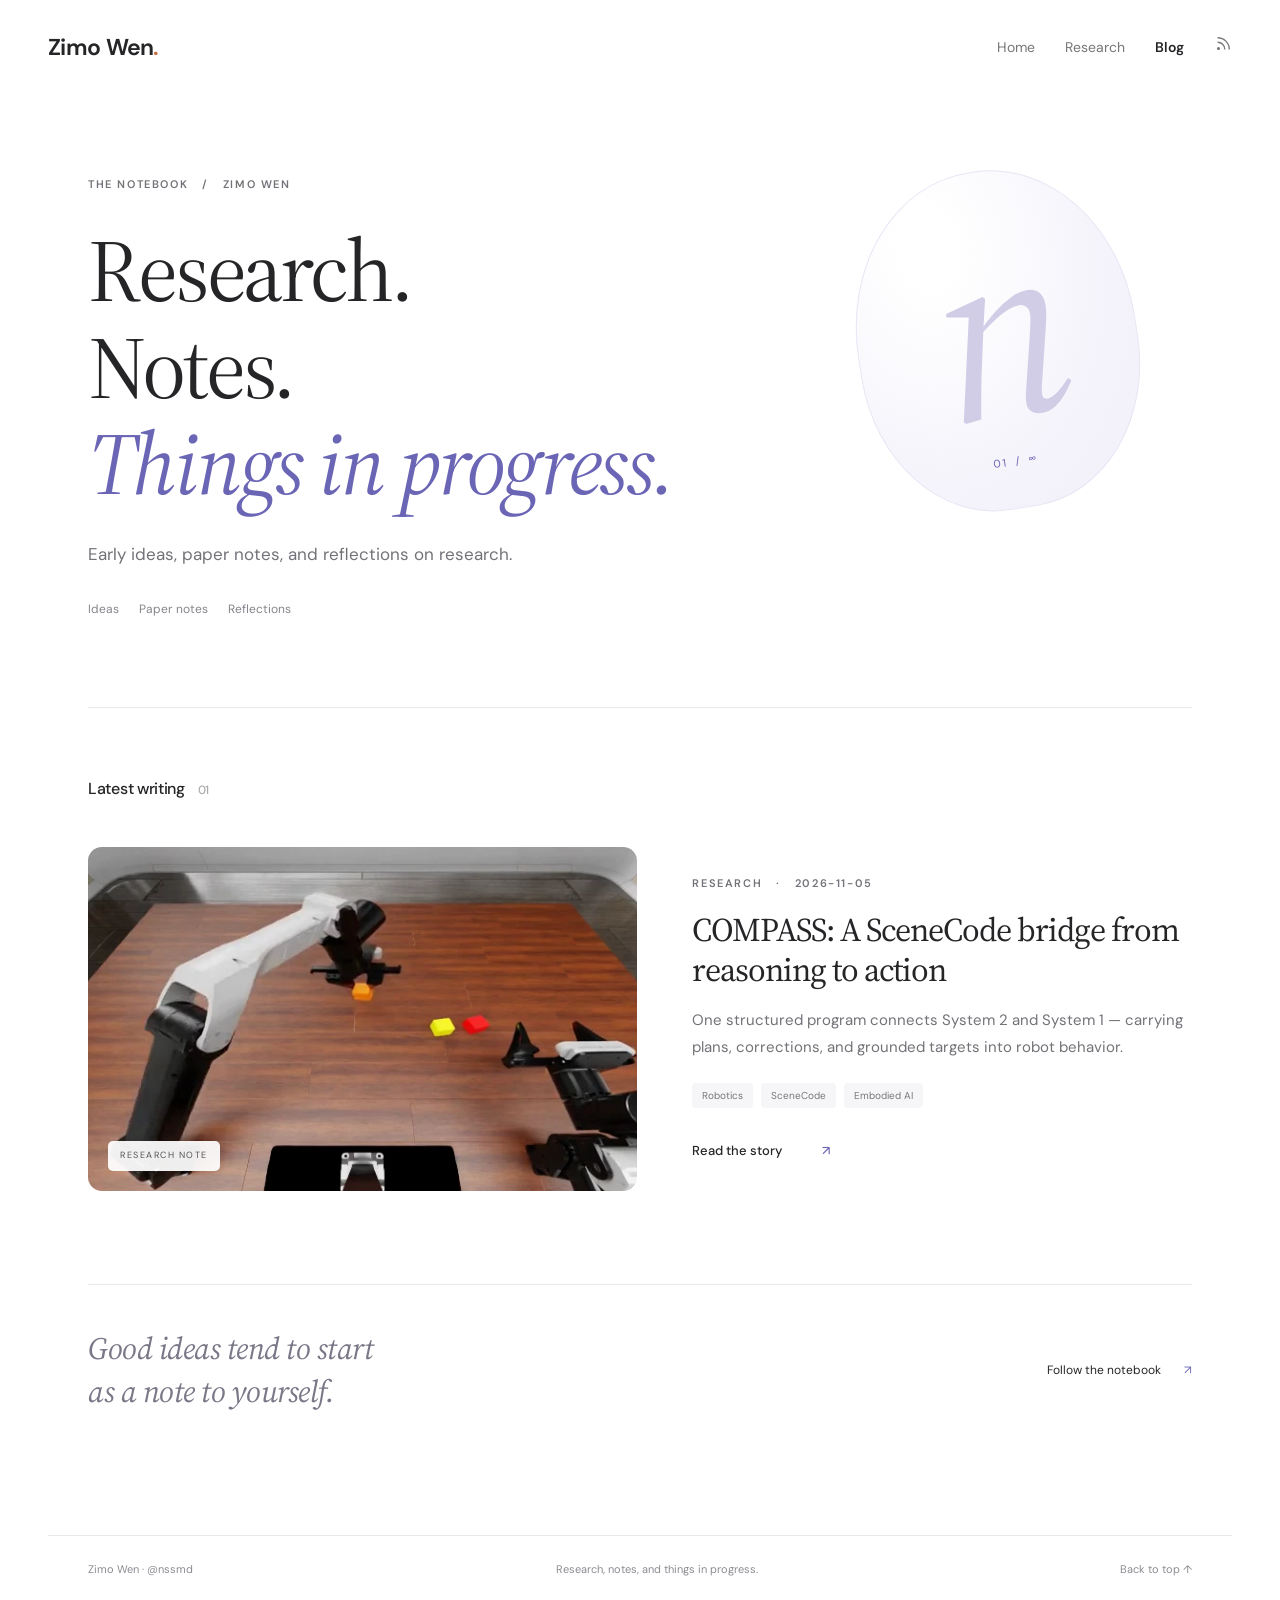
<file: blog/index.html>
<!DOCTYPE html>

<html lang="en"><head><meta charset="utf-8"/><meta content="width=device-width,initial-scale=1" name="viewport"/>
<title>Blog · Zimo Wen</title><meta content="Research notes and experiments by Zimo Wen." name="description"/>
<link href="https://nssmd.github.io/blog/" rel="canonical"/><meta content="Blog" property="og:title"/><meta content="Research notes and experiments by Zimo Wen." property="og:description"/><meta content="website" property="og:type"/><meta content="https://nssmd.github.io/blog/" property="og:url"/><meta content="https://nssmd.github.io/blog/assets/compass/cover.webp" property="og:image"/><meta content="summary_large_image" name="twitter:card"/><meta content="#ffffff" name="theme-color"/>
<link href="/assets/favicon.svg" rel="icon" type="image/svg+xml"/><link href="/blog/feed.xml" rel="alternate" title="Zimo Wen — Blog" type="application/atom+xml"/>
<link href="https://fonts.googleapis.com" rel="preconnect"/><link crossorigin="" href="https://fonts.gstatic.com" rel="preconnect"/><link href="https://fonts.googleapis.com/css2?family=DM+Sans:wght@400;450;500;550;600;650;700&amp;family=Source+Serif+4:ital,wght@0,400;0,500;0,600;1,400;1,500&amp;display=swap" rel="stylesheet"/>
<meta content="19d4d39c820d" name="compass-trace-version"/><meta content="07a1e909e941" name="compass-review-version"/><link href="/blog/blog.css?v=14fd77dc674f" rel="stylesheet"/></head>
<body><a class="skip-link" href="#main">Skip to content</a><header class="site-header"><a class="wordmark" href="/">Zimo Wen<span class="wordmark-dot">.</span></a><nav aria-label="Main navigation"><a href="/">Home</a><a href="/#research">Research</a><a aria-current="page" href="/blog/">Blog</a><a aria-label="Subscribe via RSS" class="rss-link" href="/blog/feed.xml"><svg aria-hidden="true" fill="none" stroke="currentColor" stroke-width="1.5" viewbox="0 0 20 20"><circle cx="5" cy="15" fill="currentColor" r="1"></circle><path d="M4 8a8 8 0 0 1 8 8M4 3a13 13 0 0 1 13 13"></path></svg></a></nav></header>
<main class="journal" id="main" tabindex="-1"><section class="journal-hero" id="top"><div class="eyebrow">THE NOTEBOOK <span> / </span> ZIMO WEN</div><h1>Research.<br/>Notes.<br/><em>Things in progress.</em></h1><p>Early ideas, paper notes, and reflections on research.</p><div class="journal-topics"><span>Ideas</span><span>Paper notes</span><span>Reflections</span></div><div aria-hidden="true" class="journal-mark"><span>n</span><i>01 / ∞</i></div></section><section aria-labelledby="writing-heading" class="writing-section"><div class="writing-heading"><h2 id="writing-heading">Latest writing <span>01</span></h2></div><div class="post-list"><article class="post-card featured-post" data-search="compass: a scenecode bridge from reasoning to action one structured program connects system 2 and system 1 — carrying plans, corrections, and grounded targets into robot behavior. robotics scenecode embodied ai"><a class="post-image" href="/blog/compass/"><img alt="COMPASS executing a color-order block-stacking task" height="540" src="/blog/assets/compass/cover.webp" width="960"/><span class="image-label">RESEARCH NOTE</span></a><div class="post-copy"><div class="eyebrow">Research<span>·</span>2026-11-05</div><h2><a href="/blog/compass/">COMPASS: A SceneCode bridge from reasoning to action</a></h2><p>One structured program connects System 2 and System 1 — carrying plans, corrections, and grounded targets into robot behavior.</p><div class="post-tags"><span>Robotics</span><span>SceneCode</span><span>Embodied AI</span></div><a class="read-post" href="/blog/compass/">Read the story <span>↗</span></a></div></article></div></section><section class="journal-signoff"><p>Good ideas tend to start<br/>as a note to yourself.</p><a href="/blog/feed.xml">Follow the notebook <span>↗</span></a></section></main><footer class="site-footer"><a href="/">Zimo Wen · @nssmd</a><span>Research, notes, and things in progress.</span><a href="#top">Back to top ↑</a></footer></body></html>
</file>
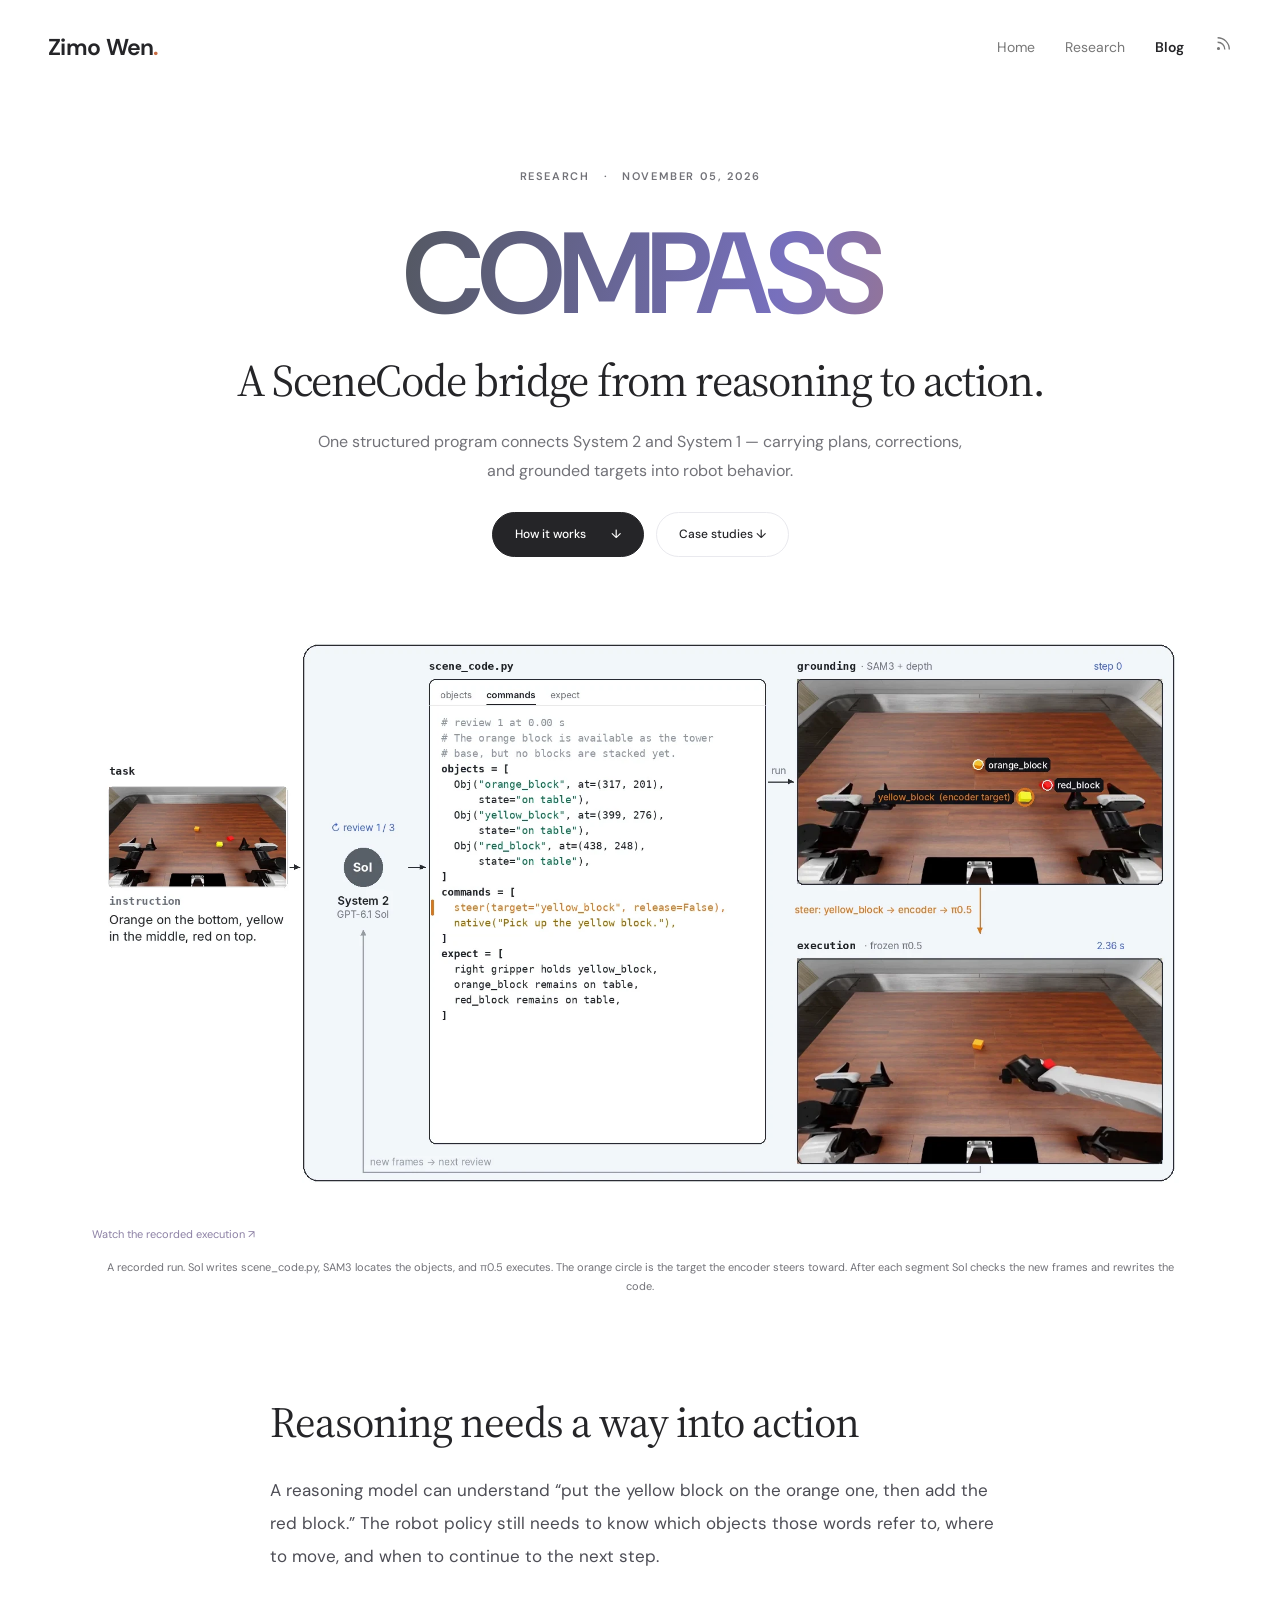
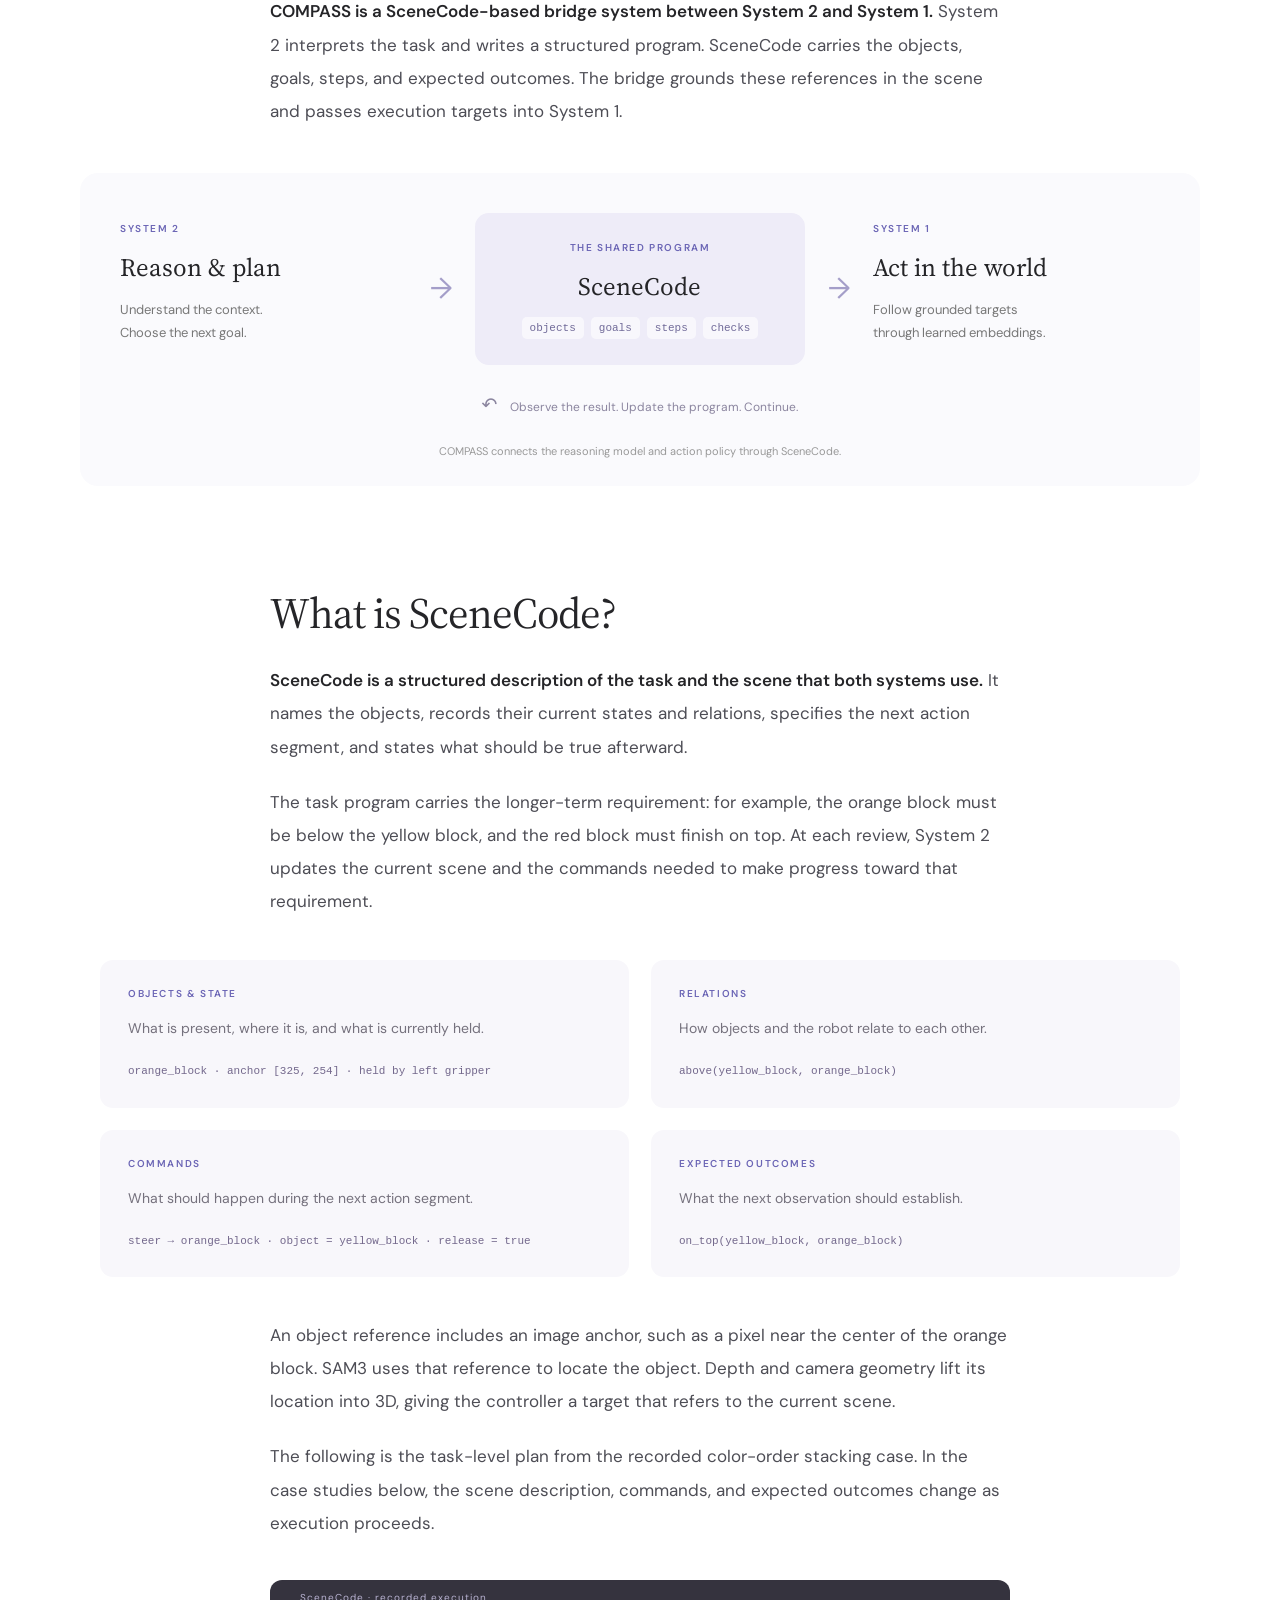
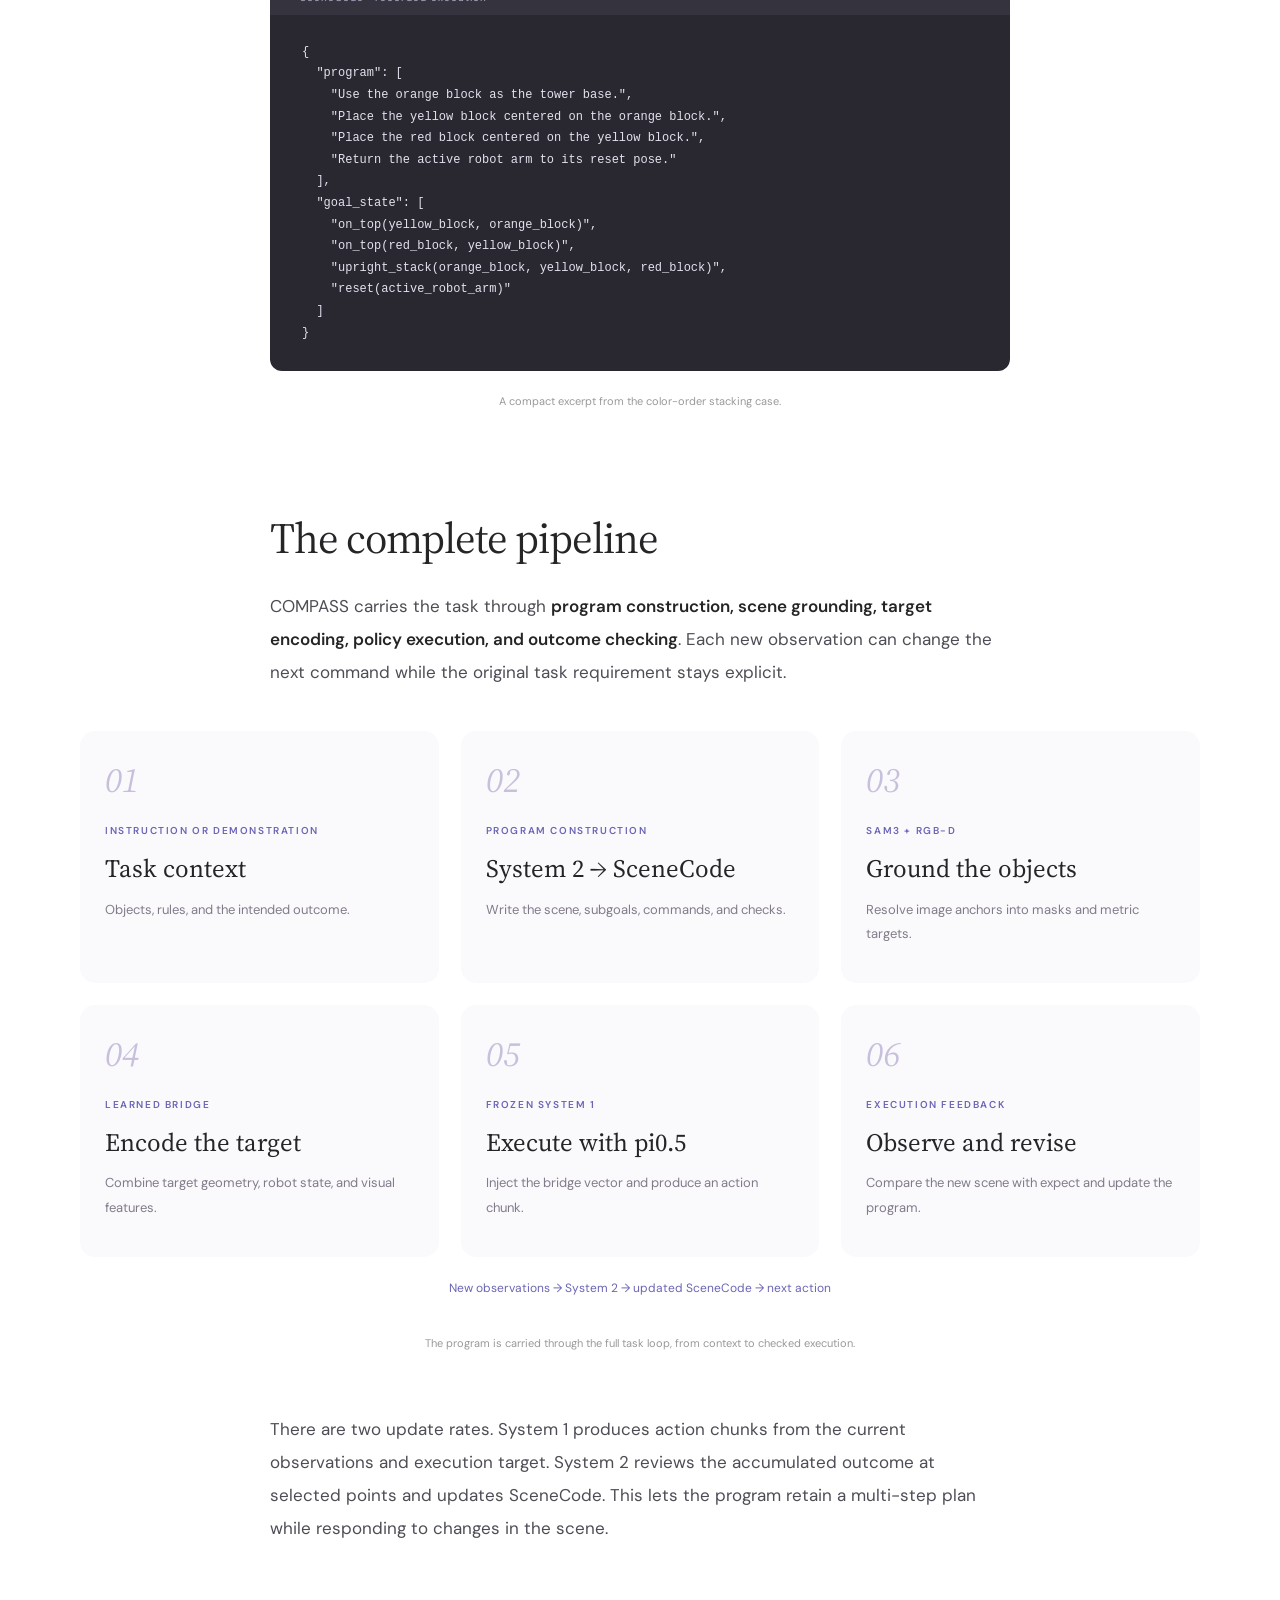
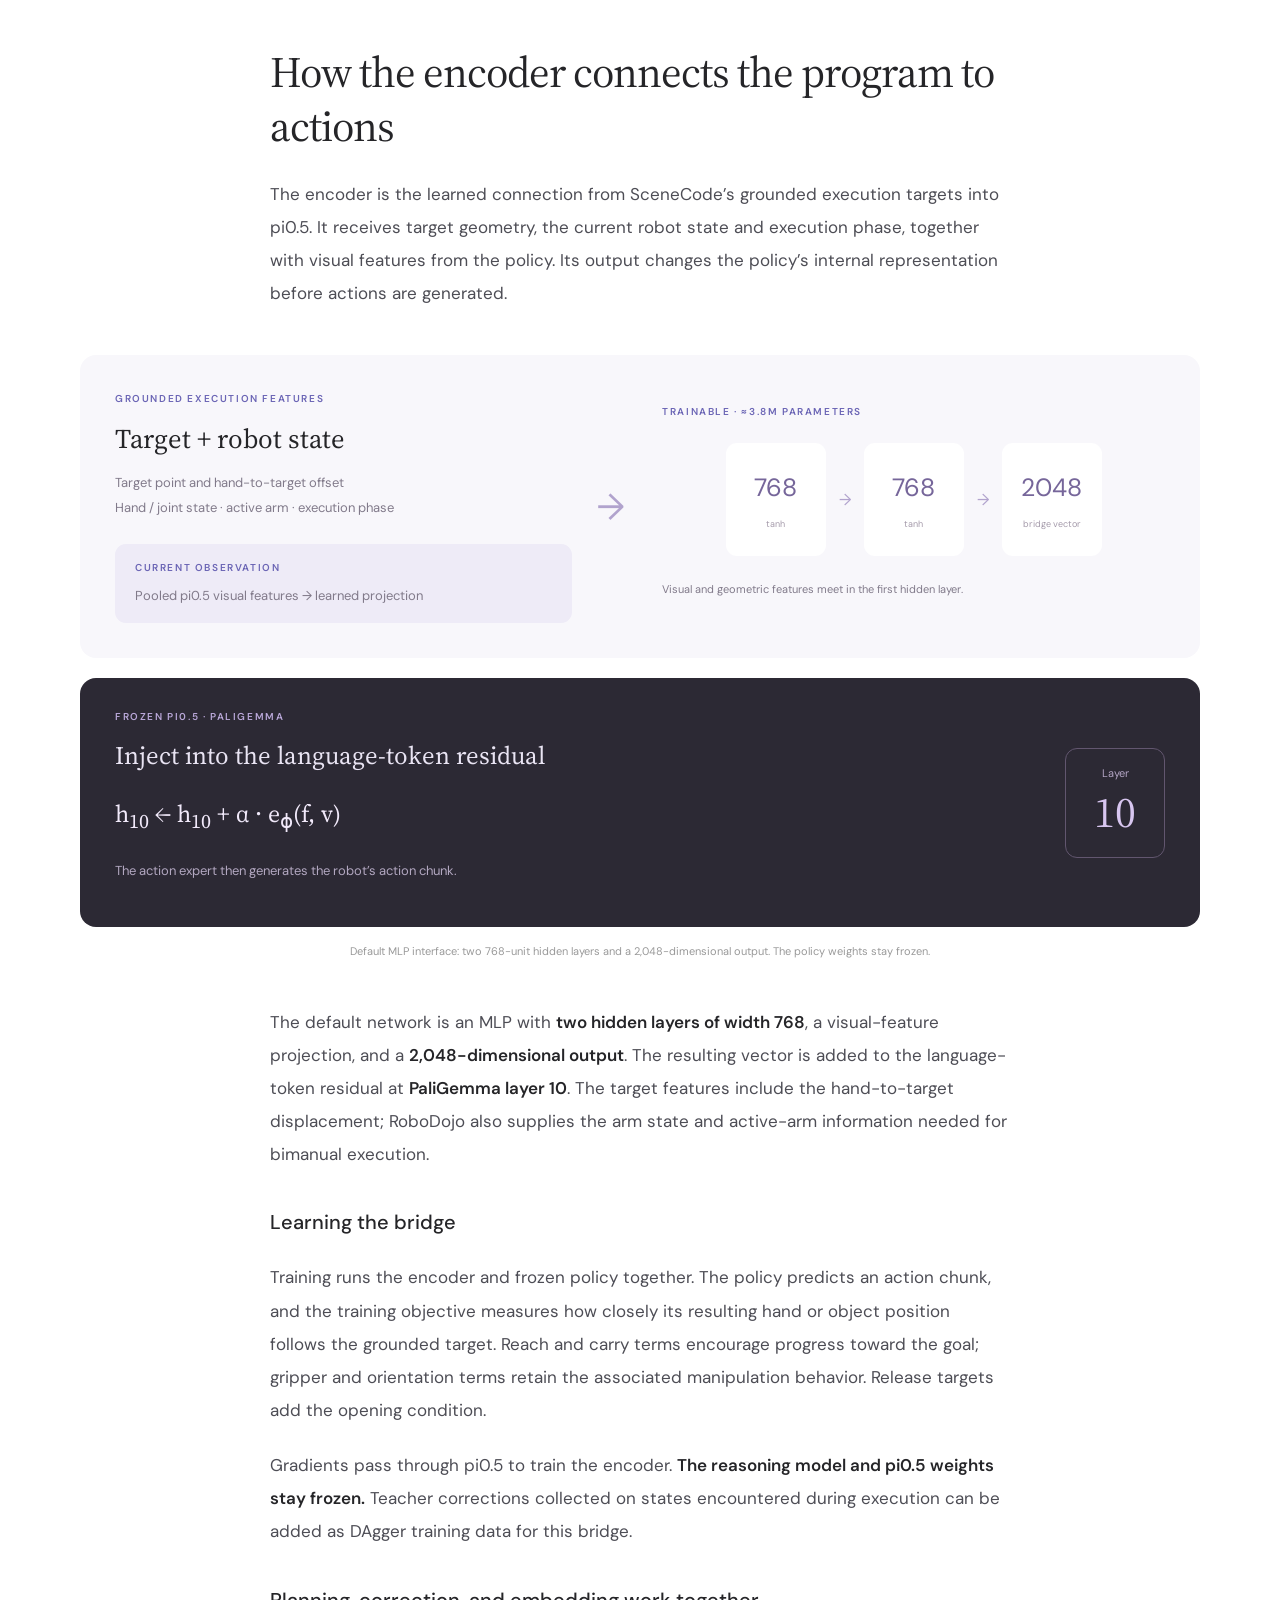
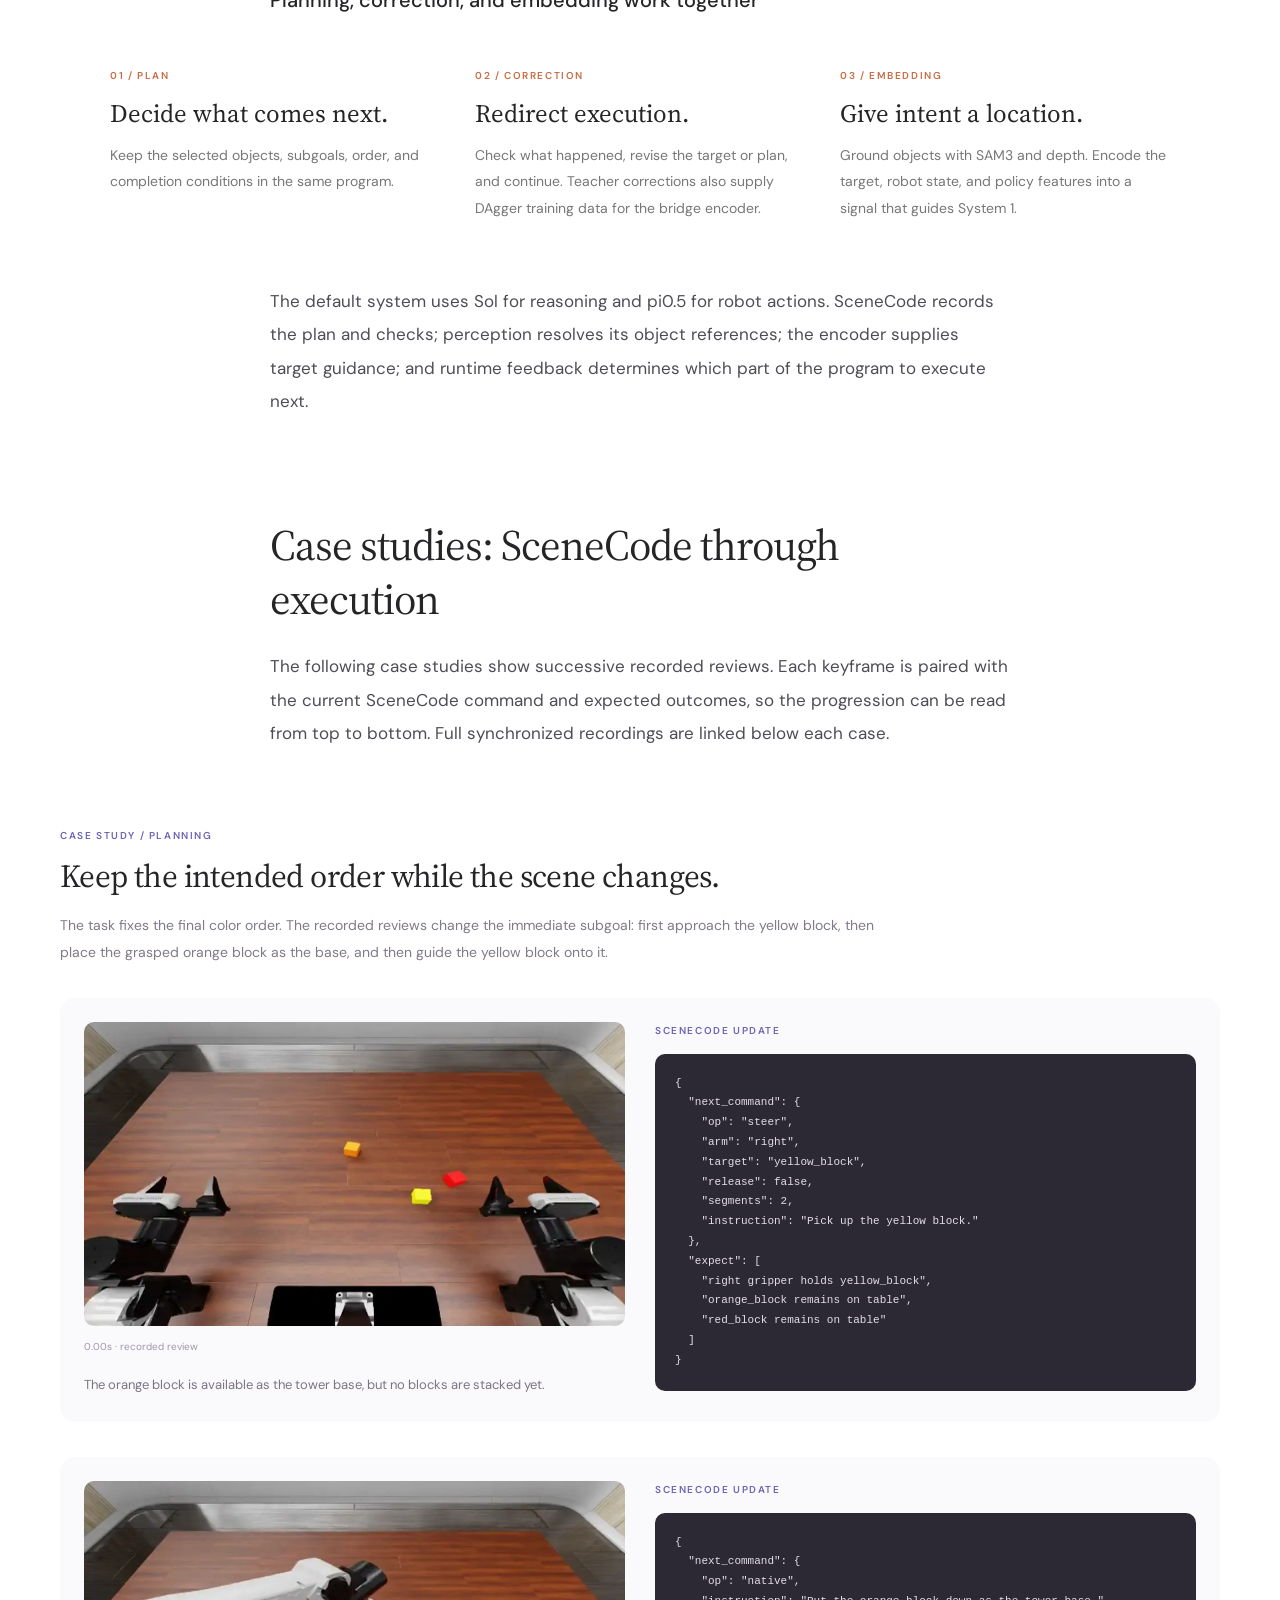
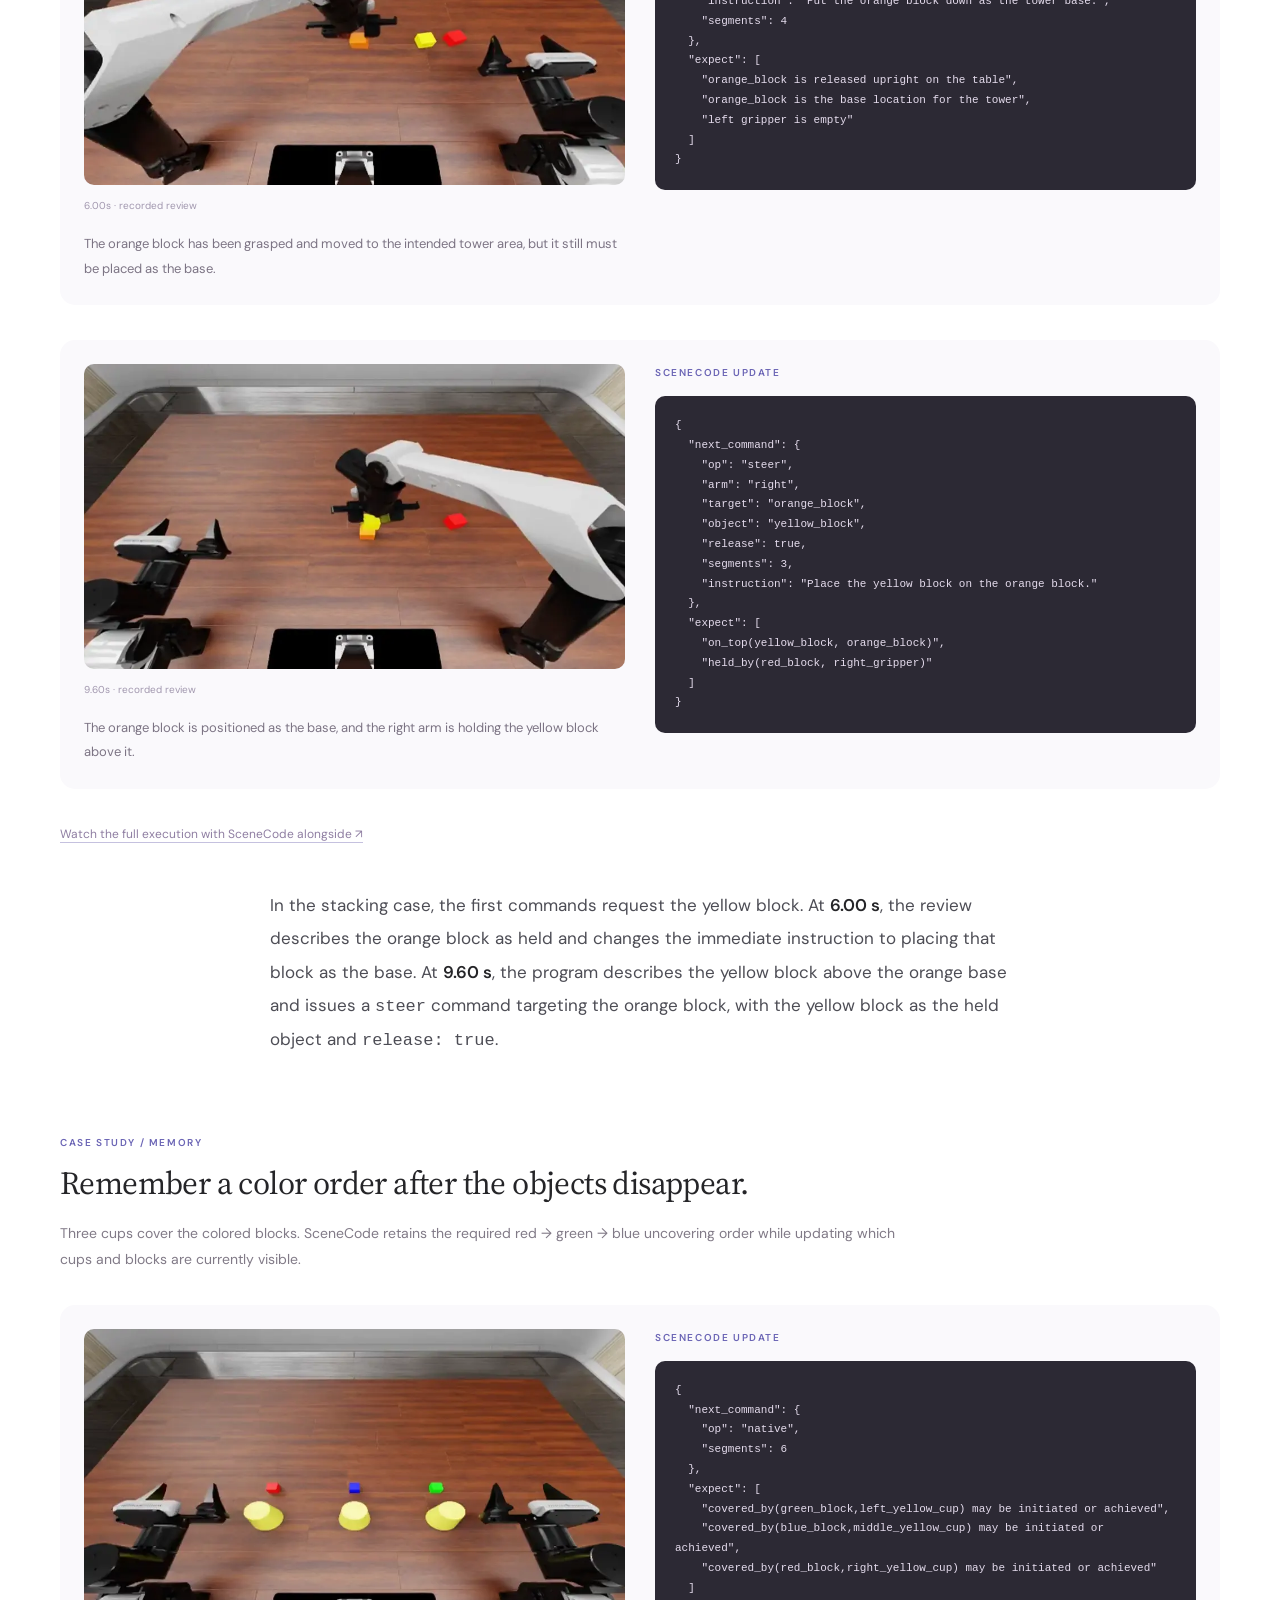
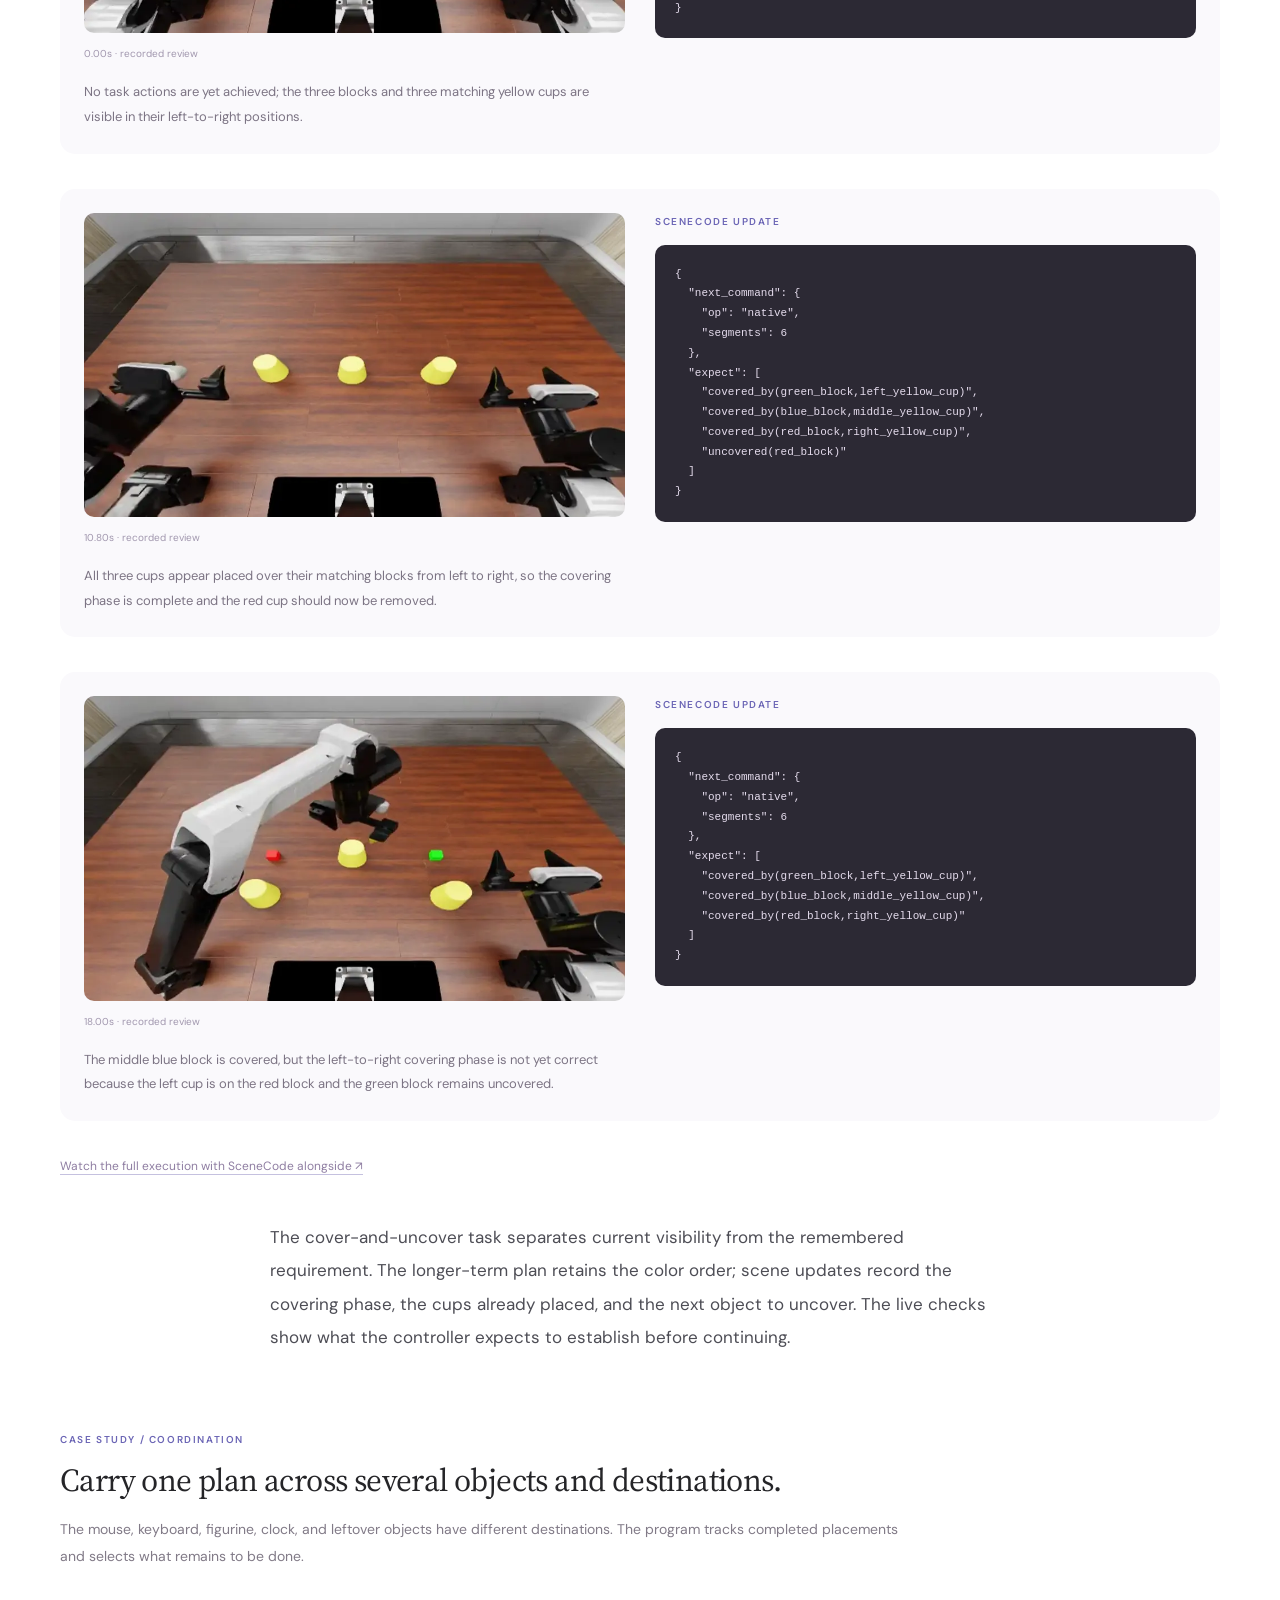
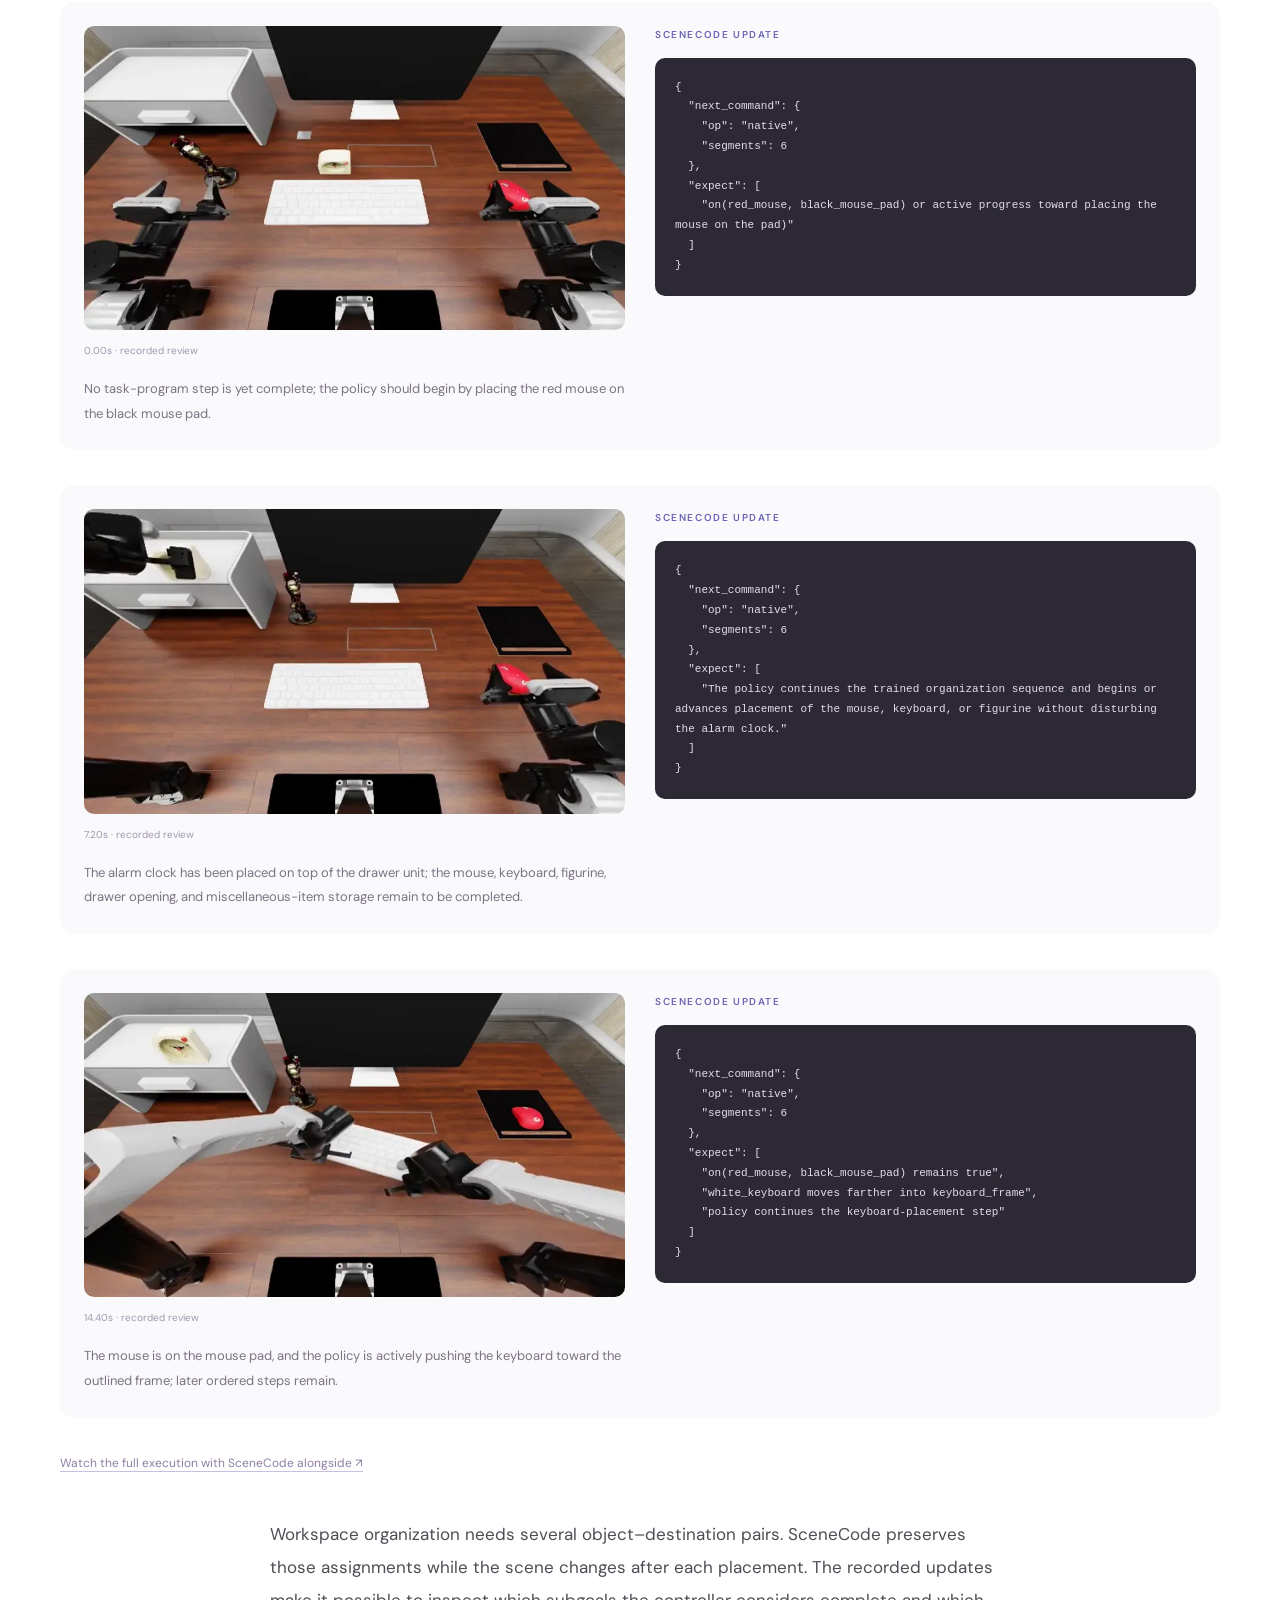
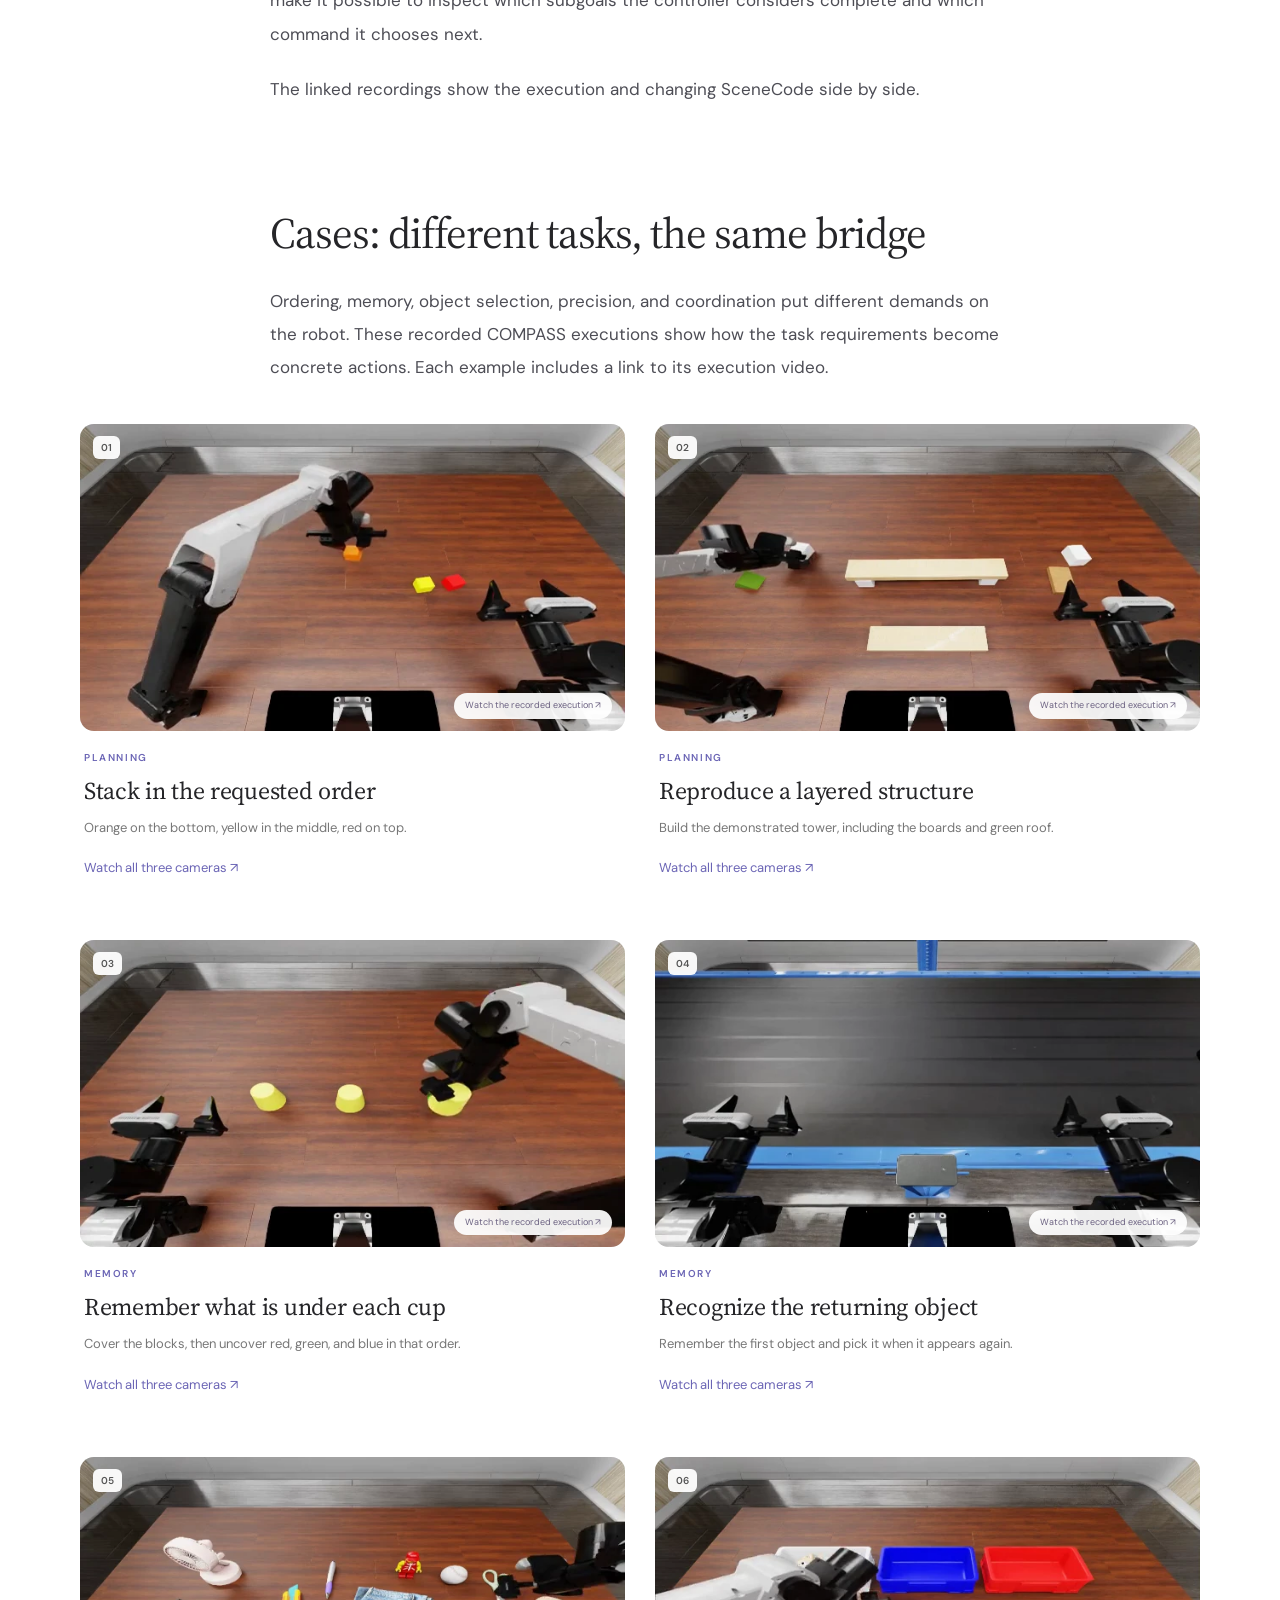
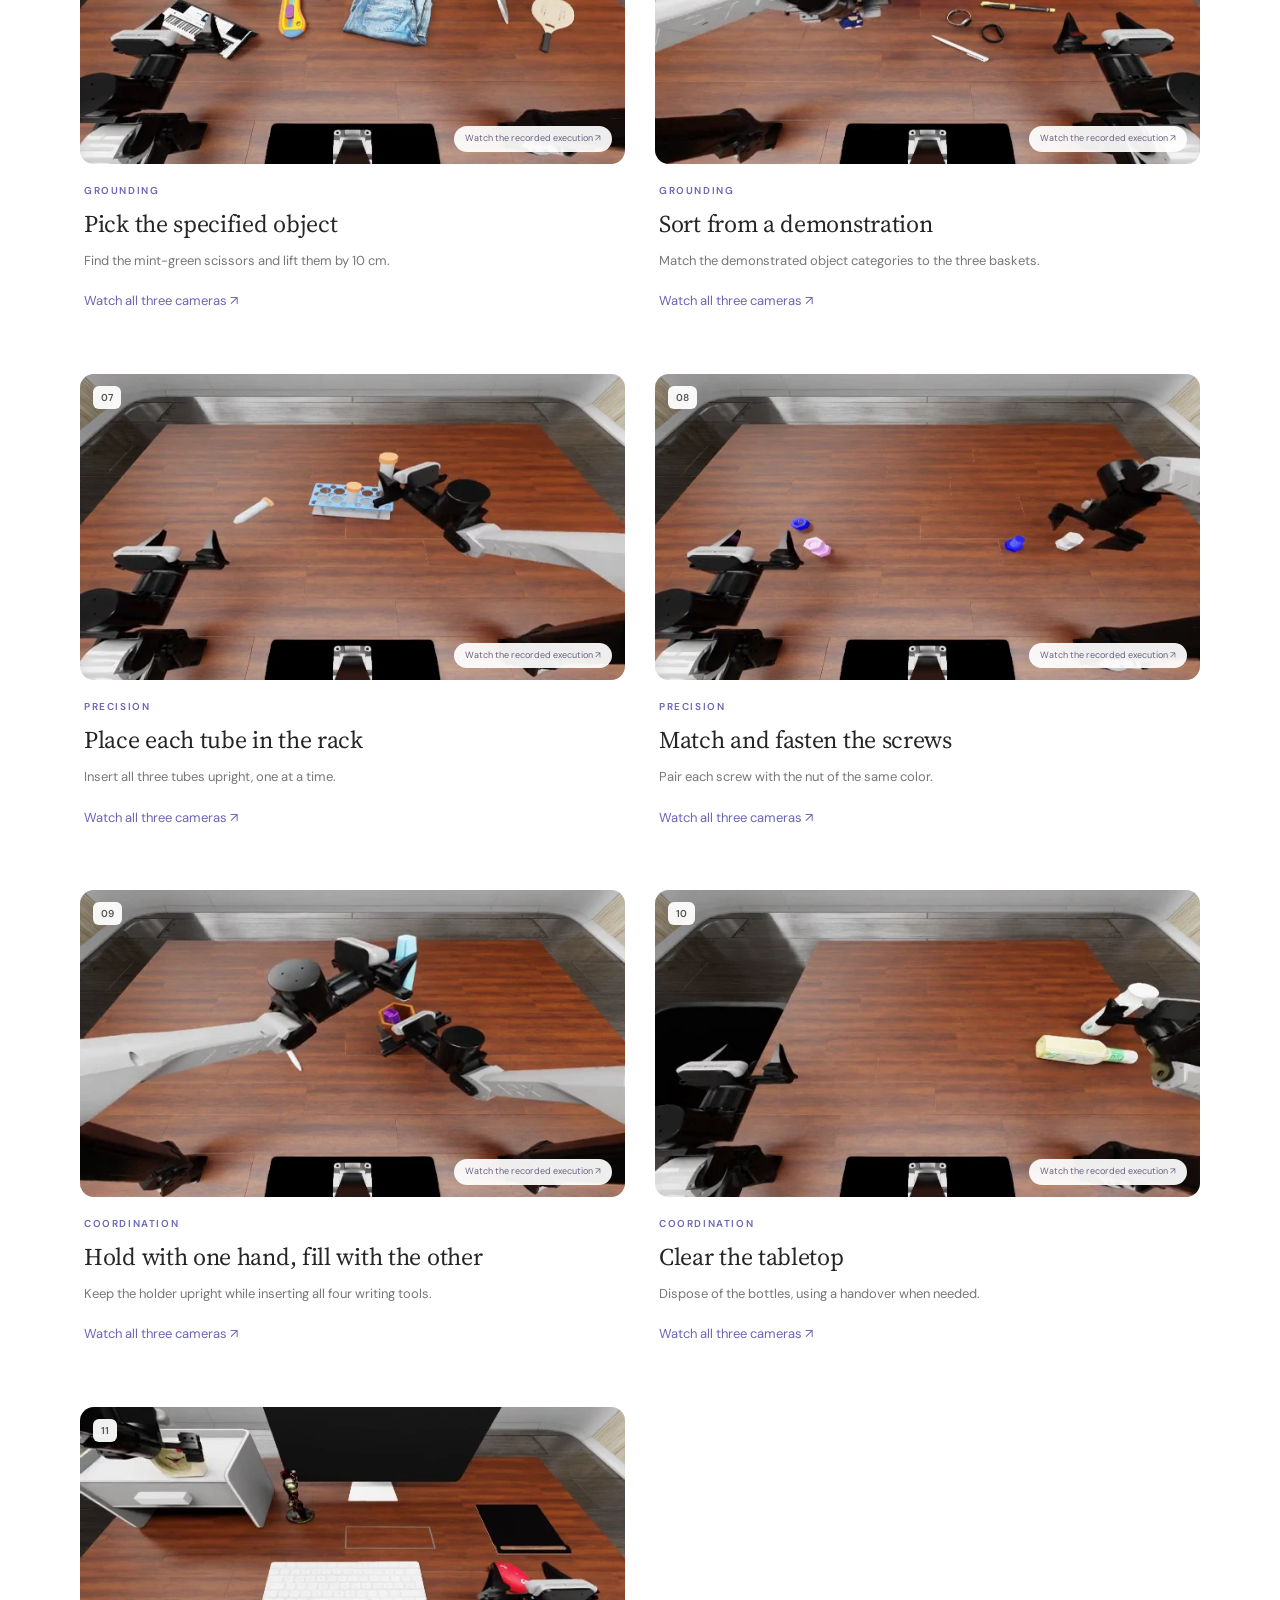
<file: blog/compass/index.html>
<!DOCTYPE html>

<html lang="en"><head><meta charset="utf-8"/><meta content="width=device-width,initial-scale=1" name="viewport"/>
<title>COMPASS: A SceneCode bridge from reasoning to action · Zimo Wen</title><meta content="One structured program connects System 2 and System 1 — carrying plans, corrections, and grounded targets into robot behavior." name="description"/>
<link href="https://nssmd.github.io/blog/compass/" rel="canonical"/><meta content="COMPASS: A SceneCode bridge from reasoning to action" property="og:title"/><meta content="One structured program connects System 2 and System 1 — carrying plans, corrections, and grounded targets into robot behavior." property="og:description"/><meta content="article" property="og:type"/><meta content="https://nssmd.github.io/blog/compass/" property="og:url"/><meta content="https://nssmd.github.io/blog/assets/compass/cover.webp" property="og:image"/><meta content="summary_large_image" name="twitter:card"/><meta content="#ffffff" name="theme-color"/>
<link href="/assets/favicon.svg" rel="icon" type="image/svg+xml"/><link href="/blog/feed.xml" rel="alternate" title="Zimo Wen — Blog" type="application/atom+xml"/>
<link href="https://fonts.googleapis.com" rel="preconnect"/><link crossorigin="" href="https://fonts.gstatic.com" rel="preconnect"/><link href="https://fonts.googleapis.com/css2?family=DM+Sans:wght@400;450;500;550;600;650;700&amp;family=Source+Serif+4:ital,wght@0,400;0,500;0,600;1,400;1,500&amp;display=swap" rel="stylesheet"/>
<meta content="19d4d39c820d" name="compass-trace-version"/><meta content="07a1e909e941" name="compass-review-version"/><link href="/blog/blog.css?v=14fd77dc674f" rel="stylesheet"/></head>
<body><a class="skip-link" href="#main">Skip to content</a><header class="site-header"><a class="wordmark" href="/">Zimo Wen<span class="wordmark-dot">.</span></a><nav aria-label="Main navigation"><a href="/">Home</a><a href="/#research">Research</a><a aria-current="page" href="/blog/">Blog</a><a aria-label="Subscribe via RSS" class="rss-link" href="/blog/feed.xml"><svg aria-hidden="true" fill="none" stroke="currentColor" stroke-width="1.5" viewbox="0 0 20 20"><circle cx="5" cy="15" fill="currentColor" r="1"></circle><path d="M4 8a8 8 0 0 1 8 8M4 3a13 13 0 0 1 13 13"></path></svg></a></nav></header>
<main id="main"><article id="top"><header class="article-hero"><div class="eyebrow">Research<span>·</span><time datetime="2026-11-05">November 05, 2026</time></div><h1>COMPASS</h1><p class="hero-subtitle">A SceneCode bridge from reasoning to action.</p><p class="hero-description">One structured program connects System 2 and System 1 — carrying plans, corrections, and grounded targets into robot behavior.</p><div class="hero-actions"><a class="pill-button primary" href="#pipeline">How it works <span>↓</span></a><a class="pill-button" href="#case-studies">Case studies ↓</a></div></header><figure class="hero-film"><div class="static-video-cover"><a href="/blog/assets/compass/stack_blocks_by_language-flow.mp4" rel="noopener" target="_blank"><img alt="COMPASS: A SceneCode bridge from reasoning to action" height="540" src="/blog/assets/compass/stack_blocks_by_language-flow-poster.webp" width="960"/></a><a class="static-watch" href="/blog/assets/compass/stack_blocks_by_language-flow.mp4" rel="noopener" target="_blank">Watch the recorded execution ↗</a></div><figcaption>A recorded run. Sol writes scene_code.py, SAM3 locates the objects, and π0.5 executes. The orange circle is the target the encoder steers toward. After each segment Sol checks the new frames and rewrites the code.</figcaption></figure><div class="article-layout"><aside aria-label="On this page" class="article-toc"><span class="mini-label">IN THIS ARTICLE</span><div class="toc">
<ul>
<li><a href="#reasoning-needs-a-way-into-action">Reasoning needs a way into action</a></li>
<li><a href="#scenecode">What is SceneCode?</a></li>
<li><a href="#pipeline">The complete pipeline</a></li>
<li><a href="#encoder">How the encoder connects the program to actions</a><ul>
<li><a href="#learning-the-bridge">Learning the bridge</a></li>
<li><a href="#planning-correction-and-embedding-work-together">Planning, correction, and embedding work together</a></li>
</ul>
</li>
<li><a href="#case-studies">SceneCode changing with the video</a></li>
<li><a href="#cases">Cases: different tasks, the same bridge</a></li>
<li><a href="#results">A brief look at the results</a></li>
<li><a href="#what-scenecode-makes-possible">What SceneCode makes possible</a></li>
</ul>
</div>
<a class="back-link" href="/blog/">← All writing</a></aside><div class="article-body"><h2 id="reasoning-needs-a-way-into-action">Reasoning needs a way into action</h2>
<p>A reasoning model can understand “put the yellow block on the orange one, then add the red block.” The robot policy still needs to know which objects those words refer to, where to move, and when to continue to the next step.</p>
<p><strong>COMPASS is a SceneCode-based bridge system between System 2 and System 1.</strong> System 2 interprets the task and writes a structured program. SceneCode carries the objects, goals, steps, and expected outcomes. The bridge grounds these references in the scene and passes execution targets into System 1.</p>
<figure class="bridge-figure"><div class="bridge-flow"><div class="bridge-node"><span class="mini-label">SYSTEM 2</span><h3>Reason &amp; plan</h3><p>Understand the context.<br/>Choose the next goal.</p></div><span aria-hidden="true" class="bridge-arrow">→</span><div class="bridge-node bridge-program"><span class="mini-label">THE SHARED PROGRAM</span><h3>SceneCode</h3><div class="program-fields"><span>objects</span><span>goals</span><span>steps</span><span>checks</span></div></div><span aria-hidden="true" class="bridge-arrow">→</span><div class="bridge-node"><span class="mini-label">SYSTEM 1</span><h3>Act in the world</h3><p>Follow grounded targets<br/>through learned embeddings.</p></div></div><div class="feedback-path"><span>↶</span> Observe the result. Update the program. Continue.</div><figcaption>COMPASS connects the reasoning model and action policy through SceneCode.</figcaption></figure>
<h2 id="scenecode">What is SceneCode?</h2>
<p><strong>SceneCode is a structured description of the task and the scene that both systems use.</strong> It names the objects, records their current states and relations, specifies the next action segment, and states what should be true afterward.</p>
<p>The task program carries the longer-term requirement: for example, the orange block must be below the yellow block, and the red block must finish on top. At each review, System 2 updates the current scene and the commands needed to make progress toward that requirement.</p>
<div class="scenecode-fields wide"><div><span class="mini-label">Objects &amp; state</span><p>What is present, where it is, and what is currently held.</p><code>orange_block · anchor [325, 254] · held by left gripper</code></div><div><span class="mini-label">Relations</span><p>How objects and the robot relate to each other.</p><code>above(yellow_block, orange_block)</code></div><div><span class="mini-label">Commands</span><p>What should happen during the next action segment.</p><code>steer → orange_block · object = yellow_block · release = true</code></div><div><span class="mini-label">Expected outcomes</span><p>What the next observation should establish.</p><code>on_top(yellow_block, orange_block)</code></div></div>
<p>An object reference includes an image anchor, such as a pixel near the center of the orange block. SAM3 uses that reference to locate the object. Depth and camera geometry lift its location into 3D, giving the controller a target that refers to the current scene.</p>
<p>The following is the task-level plan from the recorded color-order stacking case. In the case studies below, the scene description, commands, and expected outcomes change as execution proceeds.</p>
<figure class="recorded-code"><div class="code-caption">SceneCode · recorded execution</div><pre><code>{
  "program": [
    "Use the orange block as the tower base.",
    "Place the yellow block centered on the orange block.",
    "Place the red block centered on the yellow block.",
    "Return the active robot arm to its reset pose."
  ],
  "goal_state": [
    "on_top(yellow_block, orange_block)",
    "on_top(red_block, yellow_block)",
    "upright_stack(orange_block, yellow_block, red_block)",
    "reset(active_robot_arm)"
  ]
}</code></pre><figcaption>A compact excerpt from the color-order stacking case.</figcaption></figure>
<h2 id="pipeline">The complete pipeline</h2>
<p>COMPASS carries the task through <strong>program construction, scene grounding, target encoding, policy execution, and outcome checking</strong>. Each new observation can change the next command while the original task requirement stays explicit.</p>
<figure class="pipeline-figure wide"><div class="pipeline-grid"><div class="pipeline-stage"><span class="pipeline-index">01</span><span class="mini-label">Instruction or demonstration</span><h3>Task context</h3><p>Objects, rules, and the intended outcome.</p></div><div class="pipeline-stage"><span class="pipeline-index">02</span><span class="mini-label">Program construction</span><h3>System 2 → SceneCode</h3><p>Write the scene, subgoals, commands, and checks.</p></div><div class="pipeline-stage"><span class="pipeline-index">03</span><span class="mini-label">SAM3 + RGB-D</span><h3>Ground the objects</h3><p>Resolve image anchors into masks and metric targets.</p></div><div class="pipeline-stage"><span class="pipeline-index">04</span><span class="mini-label">Learned bridge</span><h3>Encode the target</h3><p>Combine target geometry, robot state, and visual features.</p></div><div class="pipeline-stage"><span class="pipeline-index">05</span><span class="mini-label">Frozen System 1</span><h3>Execute with pi0.5</h3><p>Inject the bridge vector and produce an action chunk.</p></div><div class="pipeline-stage"><span class="pipeline-index">06</span><span class="mini-label">Execution feedback</span><h3>Observe and revise</h3><p>Compare the new scene with expect and update the program.</p></div></div><div class="pipeline-feedback">New observations → System 2 → updated SceneCode → next action</div><figcaption>The program is carried through the full task loop, from context to checked execution.</figcaption></figure>
<p>There are two update rates. System 1 produces action chunks from the current observations and execution target. System 2 reviews the accumulated outcome at selected points and updates SceneCode. This lets the program retain a multi-step plan while responding to changes in the scene.</p>
<h2 id="encoder">How the encoder connects the program to actions</h2>
<p>The encoder is the learned connection from SceneCode’s grounded execution targets into pi0.5. It receives target geometry, the current robot state and execution phase, together with visual features from the policy. Its output changes the policy’s internal representation before actions are generated.</p>
<figure class="encoder-figure wide"><div class="encoder-top"><div class="encoder-input"><span class="mini-label">GROUNDED EXECUTION FEATURES</span><h3>Target + robot state</h3><p>Target point and hand-to-target offset<br/>Hand / joint state · active arm · execution phase</p><div class="encoder-visual"><span class="mini-label">CURRENT OBSERVATION</span><p>Pooled pi0.5 visual features → learned projection</p></div></div><span class="encoder-arrow">→</span><div class="encoder-network"><span class="mini-label">TRAINABLE · ≈3.8M PARAMETERS</span><div class="network-layers"><div>768<span>tanh</span></div><span>→</span><div>768<span>tanh</span></div><span>→</span><div>2048<span>bridge vector</span></div></div><p>Visual and geometric features meet in the first hidden layer.</p></div></div><div class="encoder-injection"><div><span class="mini-label">FROZEN PI0.5 · PALIGEMMA</span><h3>Inject into the language-token residual</h3><p class="encoder-equation">h<sub>10</sub> ← h<sub>10</sub> + α · e<sub>ϕ</sub>(f, v)</p><p>The action expert then generates the robot’s action chunk.</p></div><span class="layer-badge">Layer <b>10</b></span></div><figcaption>Default MLP interface: two 768-unit hidden layers and a 2,048-dimensional output. The policy weights stay frozen.</figcaption></figure>
<p>The default network is an MLP with <strong>two hidden layers of width 768</strong>, a visual-feature projection, and a <strong>2,048-dimensional output</strong>. The resulting vector is added to the language-token residual at <strong>PaliGemma layer 10</strong>. The target features include the hand-to-target displacement; RoboDojo also supplies the arm state and active-arm information needed for bimanual execution.</p>
<h3 id="learning-the-bridge">Learning the bridge</h3>
<p>Training runs the encoder and frozen policy together. The policy predicts an action chunk, and the training objective measures how closely its resulting hand or object position follows the grounded target. Reach and carry terms encourage progress toward the goal; gripper and orientation terms retain the associated manipulation behavior. Release targets add the opening condition.</p>
<p>Gradients pass through pi0.5 to train the encoder. <strong>The reasoning model and pi0.5 weights stay frozen.</strong> Teacher corrections collected on states encountered during execution can be added as DAgger training data for this bridge.</p>
<h3 id="planning-correction-and-embedding-work-together">Planning, correction, and embedding work together</h3>
<div class="method-uses">
<div><span class="mini-label">01 / PLAN</span><h3>Decide what comes next.</h3><p>Keep the selected objects, subgoals, order, and completion conditions in the same program.</p></div>
<div><span class="mini-label">02 / CORRECTION</span><h3>Redirect execution.</h3><p>Check what happened, revise the target or plan, and continue. Teacher corrections also supply DAgger training data for the bridge encoder.</p></div>
<div><span class="mini-label">03 / EMBEDDING</span><h3>Give intent a location.</h3><p>Ground objects with SAM3 and depth. Encode the target, robot state, and policy features into a signal that guides System 1.</p></div>
</div>
<p>The default system uses Sol for reasoning and pi0.5 for robot actions. SceneCode records the plan and checks; perception resolves its object references; the encoder supplies target guidance; and runtime feedback determines which part of the program to execute next.</p>
<h2 id="case-studies">Case studies: SceneCode through execution</h2>
<p>The following case studies show successive recorded reviews. Each keyframe is paired with the current SceneCode command and expected outcomes, so the progression can be read from top to bottom. Full synchronized recordings are linked below each case.</p>
<section class="case-study wide" id="study-stack_blocks_by_language"><header class="study-heading"><span class="mini-label">CASE STUDY / Planning</span><h3>Keep the intended order while the scene changes.</h3><p>The task fixes the final color order. The recorded reviews change the immediate subgoal: first approach the yellow block, then place the grasped orange block as the base, and then guide the yellow block onto it.</p></header><div class="static-sequence"><section class="static-step"><figure><img alt="Recorded execution at 0.00 seconds" height="360" src="/blog/assets/compass/stack_blocks_by_language-step-0.webp" width="640"/><figcaption>0.00s · recorded review</figcaption><p class="static-progress">The orange block is available as the tower base, but no blocks are stacked yet.</p></figure><div class="static-step-copy"><p class="mini-label">SCENECODE UPDATE</p><pre><code>{
  "next_command": {
    "op": "steer",
    "arm": "right",
    "target": "yellow_block",
    "release": false,
    "segments": 2,
    "instruction": "Pick up the yellow block."
  },
  "expect": [
    "right gripper holds yellow_block",
    "orange_block remains on table",
    "red_block remains on table"
  ]
}</code></pre></div></section><section class="static-step"><figure><img alt="Recorded execution at 6.00 seconds" height="360" src="/blog/assets/compass/stack_blocks_by_language-step-150.webp" width="640"/><figcaption>6.00s · recorded review</figcaption><p class="static-progress">The orange block has been grasped and moved to the intended tower area, but it still must be placed as the base.</p></figure><div class="static-step-copy"><p class="mini-label">SCENECODE UPDATE</p><pre><code>{
  "next_command": {
    "op": "native",
    "instruction": "Put the orange block down as the tower base.",
    "segments": 4
  },
  "expect": [
    "orange_block is released upright on the table",
    "orange_block is the base location for the tower",
    "left gripper is empty"
  ]
}</code></pre></div></section><section class="static-step"><figure><img alt="Recorded execution at 9.60 seconds" height="360" src="/blog/assets/compass/stack_blocks_by_language-step-240.webp" width="640"/><figcaption>9.60s · recorded review</figcaption><p class="static-progress">The orange block is positioned as the base, and the right arm is holding the yellow block above it.</p></figure><div class="static-step-copy"><p class="mini-label">SCENECODE UPDATE</p><pre><code>{
  "next_command": {
    "op": "steer",
    "arm": "right",
    "target": "orange_block",
    "object": "yellow_block",
    "release": true,
    "segments": 3,
    "instruction": "Place the yellow block on the orange block."
  },
  "expect": [
    "on_top(yellow_block, orange_block)",
    "held_by(red_block, right_gripper)"
  ]
}</code></pre></div></section><p class="static-study-video"><a href="/blog/assets/compass/stack_blocks_by_language-scenecode.mp4" rel="noopener" target="_blank">Watch the full execution with SceneCode alongside ↗</a></p></div></section>
<p>In the stacking case, the first commands request the yellow block. At <strong>6.00 s</strong>, the review describes the orange block as held and changes the immediate instruction to placing that block as the base. At <strong>9.60 s</strong>, the program describes the yellow block above the orange base and issues a <code>steer</code> command targeting the orange block, with the yellow block as the held object and <code>release: true</code>.</p>
<section class="case-study wide" id="study-cover_blocks"><header class="study-heading"><span class="mini-label">CASE STUDY / Memory</span><h3>Remember a color order after the objects disappear.</h3><p>Three cups cover the colored blocks. SceneCode retains the required red → green → blue uncovering order while updating which cups and blocks are currently visible.</p></header><div class="static-sequence"><section class="static-step"><figure><img alt="Recorded execution at 0.00 seconds" height="360" src="/blog/assets/compass/cover_blocks-step-0.webp" width="640"/><figcaption>0.00s · recorded review</figcaption><p class="static-progress">No task actions are yet achieved; the three blocks and three matching yellow cups are visible in their left-to-right positions.</p></figure><div class="static-step-copy"><p class="mini-label">SCENECODE UPDATE</p><pre><code>{
  "next_command": {
    "op": "native",
    "segments": 6
  },
  "expect": [
    "covered_by(green_block,left_yellow_cup) may be initiated or achieved",
    "covered_by(blue_block,middle_yellow_cup) may be initiated or achieved",
    "covered_by(red_block,right_yellow_cup) may be initiated or achieved"
  ]
}</code></pre></div></section><section class="static-step"><figure><img alt="Recorded execution at 10.80 seconds" height="360" src="/blog/assets/compass/cover_blocks-step-270.webp" width="640"/><figcaption>10.80s · recorded review</figcaption><p class="static-progress">All three cups appear placed over their matching blocks from left to right, so the covering phase is complete and the red cup should now be removed.</p></figure><div class="static-step-copy"><p class="mini-label">SCENECODE UPDATE</p><pre><code>{
  "next_command": {
    "op": "native",
    "segments": 6
  },
  "expect": [
    "covered_by(green_block,left_yellow_cup)",
    "covered_by(blue_block,middle_yellow_cup)",
    "covered_by(red_block,right_yellow_cup)",
    "uncovered(red_block)"
  ]
}</code></pre></div></section><section class="static-step"><figure><img alt="Recorded execution at 18.00 seconds" height="360" src="/blog/assets/compass/cover_blocks-step-450.webp" width="640"/><figcaption>18.00s · recorded review</figcaption><p class="static-progress">The middle blue block is covered, but the left-to-right covering phase is not yet correct because the left cup is on the red block and the green block remains uncovered.</p></figure><div class="static-step-copy"><p class="mini-label">SCENECODE UPDATE</p><pre><code>{
  "next_command": {
    "op": "native",
    "segments": 6
  },
  "expect": [
    "covered_by(green_block,left_yellow_cup)",
    "covered_by(blue_block,middle_yellow_cup)",
    "covered_by(red_block,right_yellow_cup)"
  ]
}</code></pre></div></section><p class="static-study-video"><a href="/blog/assets/compass/cover_blocks-scenecode.mp4" rel="noopener" target="_blank">Watch the full execution with SceneCode alongside ↗</a></p></div></section>
<p>The cover-and-uncover task separates current visibility from the remembered requirement. The longer-term plan retains the color order; scene updates record the covering phase, the cups already placed, and the next object to uncover. The live checks show what the controller expects to establish before continuing.</p>
<section class="case-study wide" id="study-organize_table"><header class="study-heading"><span class="mini-label">CASE STUDY / Coordination</span><h3>Carry one plan across several objects and destinations.</h3><p>The mouse, keyboard, figurine, clock, and leftover objects have different destinations. The program tracks completed placements and selects what remains to be done.</p></header><div class="static-sequence"><section class="static-step"><figure><img alt="Recorded execution at 0.00 seconds" height="360" src="/blog/assets/compass/organize_table-step-0.webp" width="640"/><figcaption>0.00s · recorded review</figcaption><p class="static-progress">No task-program step is yet complete; the policy should begin by placing the red mouse on the black mouse pad.</p></figure><div class="static-step-copy"><p class="mini-label">SCENECODE UPDATE</p><pre><code>{
  "next_command": {
    "op": "native",
    "segments": 6
  },
  "expect": [
    "on(red_mouse, black_mouse_pad) or active progress toward placing the mouse on the pad)"
  ]
}</code></pre></div></section><section class="static-step"><figure><img alt="Recorded execution at 7.20 seconds" height="360" src="/blog/assets/compass/organize_table-step-180.webp" width="640"/><figcaption>7.20s · recorded review</figcaption><p class="static-progress">The alarm clock has been placed on top of the drawer unit; the mouse, keyboard, figurine, drawer opening, and miscellaneous-item storage remain to be completed.</p></figure><div class="static-step-copy"><p class="mini-label">SCENECODE UPDATE</p><pre><code>{
  "next_command": {
    "op": "native",
    "segments": 6
  },
  "expect": [
    "The policy continues the trained organization sequence and begins or advances placement of the mouse, keyboard, or figurine without disturbing the alarm clock."
  ]
}</code></pre></div></section><section class="static-step"><figure><img alt="Recorded execution at 14.40 seconds" height="360" src="/blog/assets/compass/organize_table-step-360.webp" width="640"/><figcaption>14.40s · recorded review</figcaption><p class="static-progress">The mouse is on the mouse pad, and the policy is actively pushing the keyboard toward the outlined frame; later ordered steps remain.</p></figure><div class="static-step-copy"><p class="mini-label">SCENECODE UPDATE</p><pre><code>{
  "next_command": {
    "op": "native",
    "segments": 6
  },
  "expect": [
    "on(red_mouse, black_mouse_pad) remains true",
    "white_keyboard moves farther into keyboard_frame",
    "policy continues the keyboard-placement step"
  ]
}</code></pre></div></section><p class="static-study-video"><a href="/blog/assets/compass/organize_table-scenecode.mp4" rel="noopener" target="_blank">Watch the full execution with SceneCode alongside ↗</a></p></div></section>
<p>Workspace organization needs several object–destination pairs. SceneCode preserves those assignments while the scene changes after each placement. The recorded updates make it possible to inspect which subgoals the controller considers complete and which command it chooses next.</p>
<p>The linked recordings show the execution and changing SceneCode side by side.</p>
<h2 id="cases">Cases: different tasks, the same bridge</h2>
<p>Ordering, memory, object selection, precision, and coordination put different demands on the robot. These recorded COMPASS executions show how the task requirements become concrete actions. Each example includes a link to its execution video.</p>
<div class="case-gallery wide"><p aria-live="polite" class="sr-only" id="case-status" role="status">11 cases</p><div class="case-grid"><article class="case-card" data-category="Planning" id="case-stack_blocks_by_language"><div class="case-media"><div class="static-video-cover"><a href="/blog/assets/compass/stack_blocks_by_language.mp4" rel="noopener" target="_blank"><img alt="Stack in the requested order" height="540" src="/blog/assets/compass/stack_blocks_by_language-poster.webp" width="960"/></a><a class="static-watch" href="/blog/assets/compass/stack_blocks_by_language.mp4" rel="noopener" target="_blank">Watch the recorded execution ↗</a></div><span class="case-number">01</span></div><div class="case-copy"><span class="mini-label">Planning</span><h3>Stack in the requested order</h3><p>Orange on the bottom, yellow in the middle, red on top.</p><p class="static-case-link"><a class="camera-link" href="/blog/assets/compass/stack_blocks_by_language-cameras.mp4">Watch all three cameras ↗</a></p></div></article><article class="case-card" data-category="Planning" id="case-build_tower"><div class="case-media"><div class="static-video-cover"><a href="/blog/assets/compass/build_tower.mp4" rel="noopener" target="_blank"><img alt="Reproduce a layered structure" height="540" src="/blog/assets/compass/build_tower-poster.webp" width="960"/></a><a class="static-watch" href="/blog/assets/compass/build_tower.mp4" rel="noopener" target="_blank">Watch the recorded execution ↗</a></div><span class="case-number">02</span></div><div class="case-copy"><span class="mini-label">Planning</span><h3>Reproduce a layered structure</h3><p>Build the demonstrated tower, including the boards and green roof.</p><p class="static-case-link"><a class="camera-link" href="/blog/assets/compass/build_tower-cameras.mp4">Watch all three cameras ↗</a></p></div></article><article class="case-card" data-category="Memory" id="case-cover_blocks"><div class="case-media"><div class="static-video-cover"><a href="/blog/assets/compass/cover_blocks.mp4" rel="noopener" target="_blank"><img alt="Remember what is under each cup" height="540" src="/blog/assets/compass/cover_blocks-poster.webp" width="960"/></a><a class="static-watch" href="/blog/assets/compass/cover_blocks.mp4" rel="noopener" target="_blank">Watch the recorded execution ↗</a></div><span class="case-number">03</span></div><div class="case-copy"><span class="mini-label">Memory</span><h3>Remember what is under each cup</h3><p>Cover the blocks, then uncover red, green, and blue in that order.</p><p class="static-case-link"><a class="camera-link" href="/blog/assets/compass/cover_blocks-cameras.mp4">Watch all three cameras ↗</a></p></div></article><article class="case-card" data-category="Memory" id="case-match_and_pick_from_conveyor"><div class="case-media"><div class="static-video-cover"><a href="/blog/assets/compass/match_and_pick_from_conveyor.mp4" rel="noopener" target="_blank"><img alt="Recognize the returning object" height="540" src="/blog/assets/compass/match_and_pick_from_conveyor-poster.webp" width="960"/></a><a class="static-watch" href="/blog/assets/compass/match_and_pick_from_conveyor.mp4" rel="noopener" target="_blank">Watch the recorded execution ↗</a></div><span class="case-number">04</span></div><div class="case-copy"><span class="mini-label">Memory</span><h3>Recognize the returning object</h3><p>Remember the first object and pick it when it appears again.</p><p class="static-case-link"><a class="camera-link" href="/blog/assets/compass/match_and_pick_from_conveyor-cameras.mp4">Watch all three cameras ↗</a></p></div></article><article class="case-card" data-category="Grounding" id="case-general_pickup"><div class="case-media"><div class="static-video-cover"><a href="/blog/assets/compass/general_pickup.mp4" rel="noopener" target="_blank"><img alt="Pick the specified object" height="540" src="/blog/assets/compass/general_pickup-poster.webp" width="960"/></a><a class="static-watch" href="/blog/assets/compass/general_pickup.mp4" rel="noopener" target="_blank">Watch the recorded execution ↗</a></div><span class="case-number">05</span></div><div class="case-copy"><span class="mini-label">Grounding</span><h3>Pick the specified object</h3><p>Find the mint-green scissors and lift them by 10 cm.</p><p class="static-case-link"><a class="camera-link" href="/blog/assets/compass/general_pickup-cameras.mp4">Watch all three cameras ↗</a></p></div></article><article class="case-card" data-category="Grounding" id="case-classify_objects"><div class="case-media"><div class="static-video-cover"><a href="/blog/assets/compass/classify_objects.mp4" rel="noopener" target="_blank"><img alt="Sort from a demonstration" height="540" src="/blog/assets/compass/classify_objects-poster.webp" width="960"/></a><a class="static-watch" href="/blog/assets/compass/classify_objects.mp4" rel="noopener" target="_blank">Watch the recorded execution ↗</a></div><span class="case-number">06</span></div><div class="case-copy"><span class="mini-label">Grounding</span><h3>Sort from a demonstration</h3><p>Match the demonstrated object categories to the three baskets.</p><p class="static-case-link"><a class="camera-link" href="/blog/assets/compass/classify_objects-cameras.mp4">Watch all three cameras ↗</a></p></div></article><article class="case-card" data-category="Precision" id="case-insert_tubes"><div class="case-media"><div class="static-video-cover"><a href="/blog/assets/compass/insert_tubes.mp4" rel="noopener" target="_blank"><img alt="Place each tube in the rack" height="540" src="/blog/assets/compass/insert_tubes-poster.webp" width="960"/></a><a class="static-watch" href="/blog/assets/compass/insert_tubes.mp4" rel="noopener" target="_blank">Watch the recorded execution ↗</a></div><span class="case-number">07</span></div><div class="case-copy"><span class="mini-label">Precision</span><h3>Place each tube in the rack</h3><p>Insert all three tubes upright, one at a time.</p><p class="static-case-link"><a class="camera-link" href="/blog/assets/compass/insert_tubes-cameras.mp4">Watch all three cameras ↗</a></p></div></article><article class="case-card" data-category="Precision" id="case-fasten_screws"><div class="case-media"><div class="static-video-cover"><a href="/blog/assets/compass/fasten_screws.mp4" rel="noopener" target="_blank"><img alt="Match and fasten the screws" height="540" src="/blog/assets/compass/fasten_screws-poster.webp" width="960"/></a><a class="static-watch" href="/blog/assets/compass/fasten_screws.mp4" rel="noopener" target="_blank">Watch the recorded execution ↗</a></div><span class="case-number">08</span></div><div class="case-copy"><span class="mini-label">Precision</span><h3>Match and fasten the screws</h3><p>Pair each screw with the nut of the same color.</p><p class="static-case-link"><a class="camera-link" href="/blog/assets/compass/fasten_screws-cameras.mp4">Watch all three cameras ↗</a></p></div></article><article class="case-card" data-category="Coordination" id="case-fill_pen_holder"><div class="case-media"><div class="static-video-cover"><a href="/blog/assets/compass/fill_pen_holder.mp4" rel="noopener" target="_blank"><img alt="Hold with one hand, fill with the other" height="540" src="/blog/assets/compass/fill_pen_holder-poster.webp" width="960"/></a><a class="static-watch" href="/blog/assets/compass/fill_pen_holder.mp4" rel="noopener" target="_blank">Watch the recorded execution ↗</a></div><span class="case-number">09</span></div><div class="case-copy"><span class="mini-label">Coordination</span><h3>Hold with one hand, fill with the other</h3><p>Keep the holder upright while inserting all four writing tools.</p><p class="static-case-link"><a class="camera-link" href="/blog/assets/compass/fill_pen_holder-cameras.mp4">Watch all three cameras ↗</a></p></div></article><article class="case-card" data-category="Coordination" id="case-put_bottles_into_dustbin"><div class="case-media"><div class="static-video-cover"><a href="/blog/assets/compass/put_bottles_into_dustbin.mp4" rel="noopener" target="_blank"><img alt="Clear the tabletop" height="540" src="/blog/assets/compass/put_bottles_into_dustbin-poster.webp" width="960"/></a><a class="static-watch" href="/blog/assets/compass/put_bottles_into_dustbin.mp4" rel="noopener" target="_blank">Watch the recorded execution ↗</a></div><span class="case-number">10</span></div><div class="case-copy"><span class="mini-label">Coordination</span><h3>Clear the tabletop</h3><p>Dispose of the bottles, using a handover when needed.</p><p class="static-case-link"><a class="camera-link" href="/blog/assets/compass/put_bottles_into_dustbin-cameras.mp4">Watch all three cameras ↗</a></p></div></article><article class="case-card" data-category="Coordination" id="case-organize_table"><div class="case-media"><div class="static-video-cover"><a href="/blog/assets/compass/organize_table.mp4" rel="noopener" target="_blank"><img alt="Put the workspace in order" height="540" src="/blog/assets/compass/organize_table-poster.webp" width="960"/></a><a class="static-watch" href="/blog/assets/compass/organize_table.mp4" rel="noopener" target="_blank">Watch the recorded execution ↗</a></div><span class="case-number">11</span></div><div class="case-copy"><span class="mini-label">Coordination</span><h3>Put the workspace in order</h3><p>Move each item to its designated place and clear the remaining objects.</p><p class="static-case-link"><a class="camera-link" href="/blog/assets/compass/organize_table-cameras.mp4">Watch all three cameras ↗</a></p></div></article></div></div>
<h2 id="results">A brief look at the results</h2>
<p>Public benchmarks test whether the system follows changes in goals, instructions, and positions. COMPASS reaches <strong>83.5% on LIBERO-OOD</strong> and <strong>50.1% on LIBERO-CF</strong>.</p>
<div class="results-table">
<table>
<thead><tr><th>Benchmark</th><th>pi0.5</th><th>COMPASS</th><th>Earlier method · paper result</th></tr></thead>
<tbody>
<tr><td>LIBERO-OOD</td><td>38.8%</td><td>83.5%</td><td><a href="https://arxiv.org/html/2505.03500#S4.T3">TLI · 83.0% ↗</a></td></tr>
<tr><td>LIBERO-CF</td><td>15.7%</td><td>50.1%</td><td><a href="https://arxiv.org/html/2602.17659#S5.T3">CAG-VA · 21.7% ↗</a></td></tr>
<tr><td>LangGap</td><td>25.7%</td><td>60.7%</td><td>—</td></tr>
<tr><td>PRO-position</td><td>30.0%</td><td>42.5%</td><td>—</td></tr>
<tr><td>PRO-task</td><td>25.0%</td><td>41.5%</td><td>—</td></tr>
</tbody></table>
<p class="result-foot">Task success (%). Paper-method names link to the original result tables.</p>
</div>
<p>On RoboDojo ICL, the current run records a task-mean progress score of <strong>17.69</strong> for COMPASS and <strong>15.90</strong> for pi0.5, with <strong>79 versus 65</strong> successful cases.</p>
<p>Switching only the encoder off gives the most direct comparison. On 250 paired LIBERO-CF cases that reuse the same saved Sol plans, COMPASS succeeds in <strong>126</strong>; without encoder injection it succeeds in <strong>36</strong>. Without the encoder, the robot finished a different, familiar task in 143 episodes, against 20 with it.</p>
<div class="results-table">
<table>
<thead><tr><th>LIBERO-CF suite</th><th>Cases</th><th>COMPASS</th><th>Without encoder injection</th></tr></thead>
<tbody>
<tr><td>Spatial</td><td>75</td><td>38 (50.7%)</td><td>17 (22.7%)</td></tr>
<tr><td>Object</td><td>50</td><td>18 (36.0%)</td><td>2 (4.0%)</td></tr>
<tr><td>OOD</td><td>75</td><td>42 (56.0%)</td><td>5 (6.7%)</td></tr>
<tr><td>Long</td><td>50</td><td>28 (56.0%)</td><td>12 (24.0%)</td></tr>
<tr><td>All</td><td>250</td><td>126 (50.4%)</td><td>36 (14.4%)</td></tr>
</tbody></table>
<p class="result-foot">Successes on the same cases, plans, seeds and controller; only the encoder injection differs.</p>
</div>
<h2 id="what-scenecode-makes-possible">What SceneCode makes possible</h2>
<p>The core of COMPASS is a shared representation that reasoning can write, perception can ground, and the action policy can use. Planning, corrections, and embeddings work through that bridge as the task unfolds.</p>
<p><a href="https://github.com/nssmd/compass">Explore the code ↗</a></p></div></div><section class="article-end"><span class="mini-label">KEEP EXPLORING</span><h2>More from the notebook.</h2><a class="pill-button" href="/blog/">All writing ↗</a></section></article></main><script type="application/ld+json">{"@context": "https://schema.org", "@type": "BlogPosting", "headline": "COMPASS: A SceneCode bridge from reasoning to action", "description": "One structured program connects System 2 and System 1 \u2014 carrying plans, corrections, and grounded targets into robot behavior.", "datePublished": "2026-11-05", "author": {"@type": "Person", "name": "Zimo Wen", "url": "https://nssmd.github.io"}, "image": "https://nssmd.github.io/blog/assets/compass/cover.webp", "mainEntityOfPage": "https://nssmd.github.io/blog/compass/"}</script><footer class="site-footer"><a href="/">Zimo Wen · @nssmd</a><span>Research, notes, and things in progress.</span><a href="#top">Back to top ↑</a></footer></body></html>
</file>
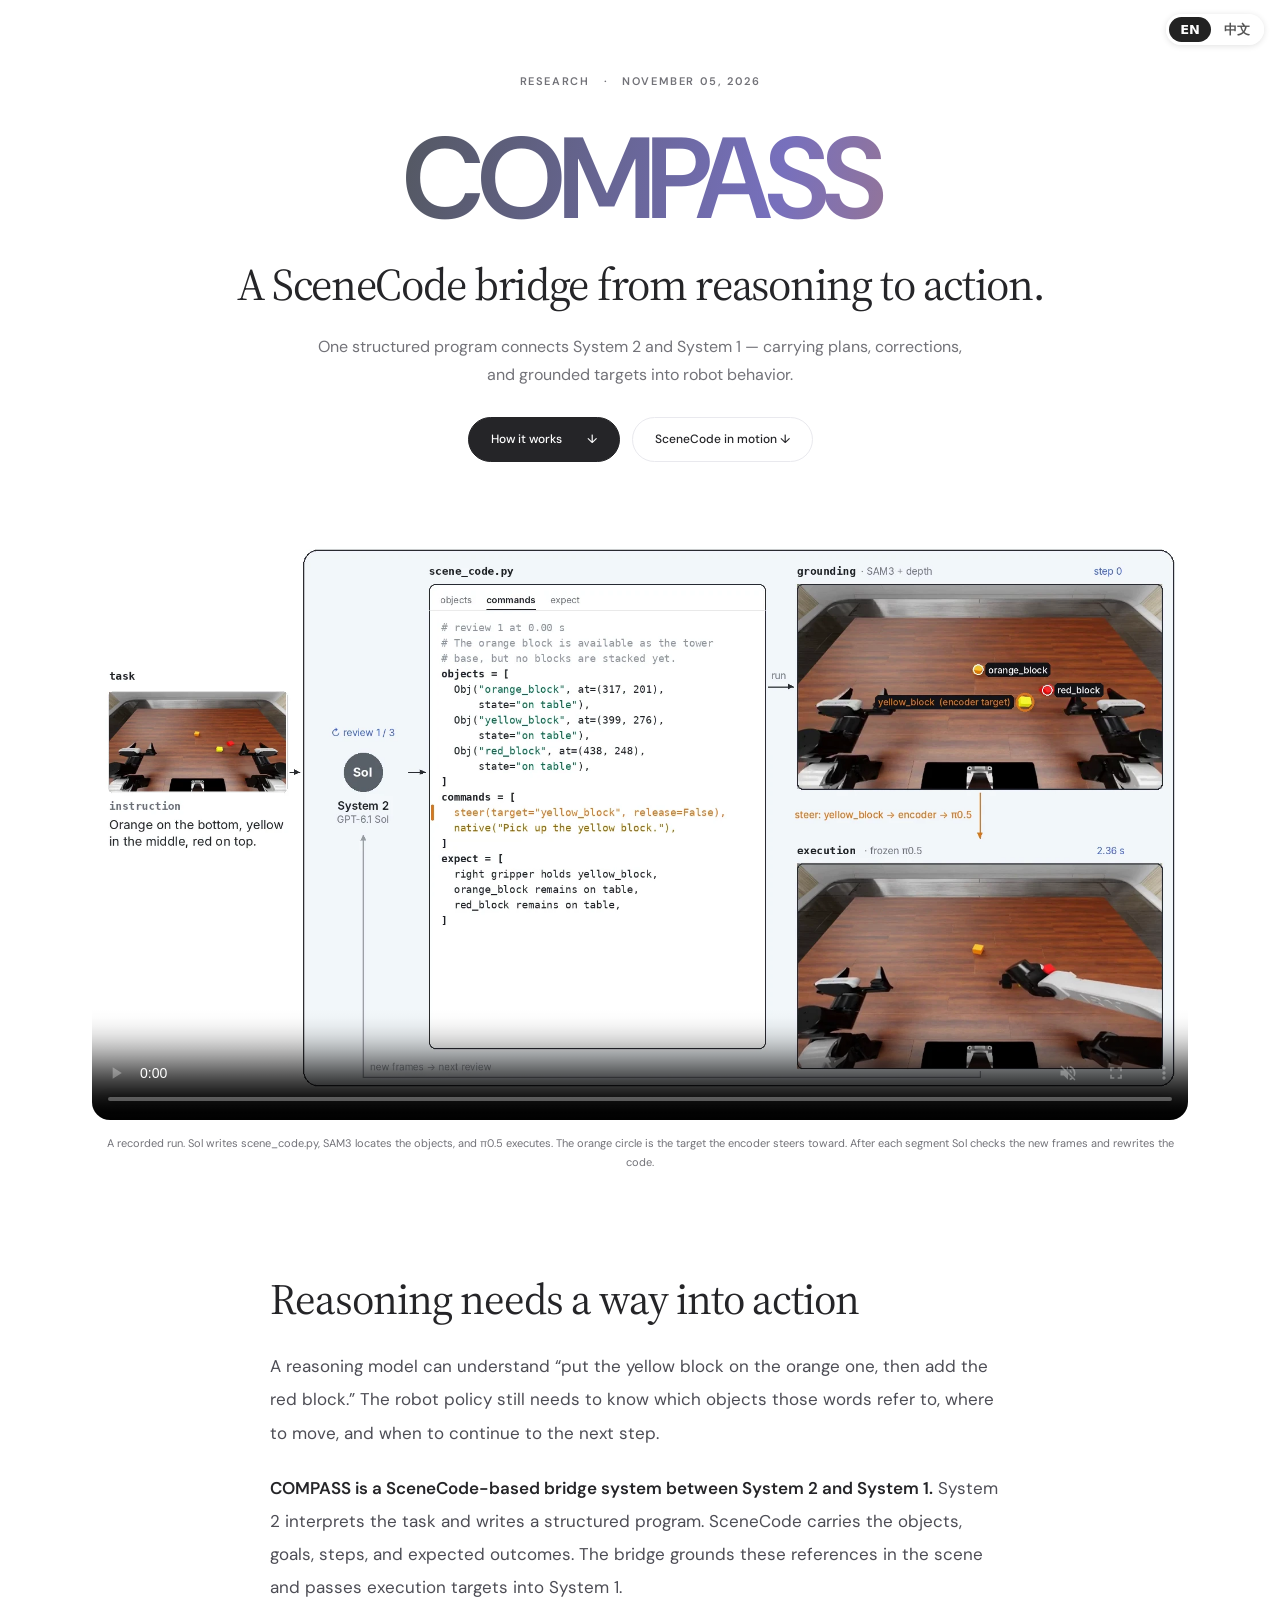
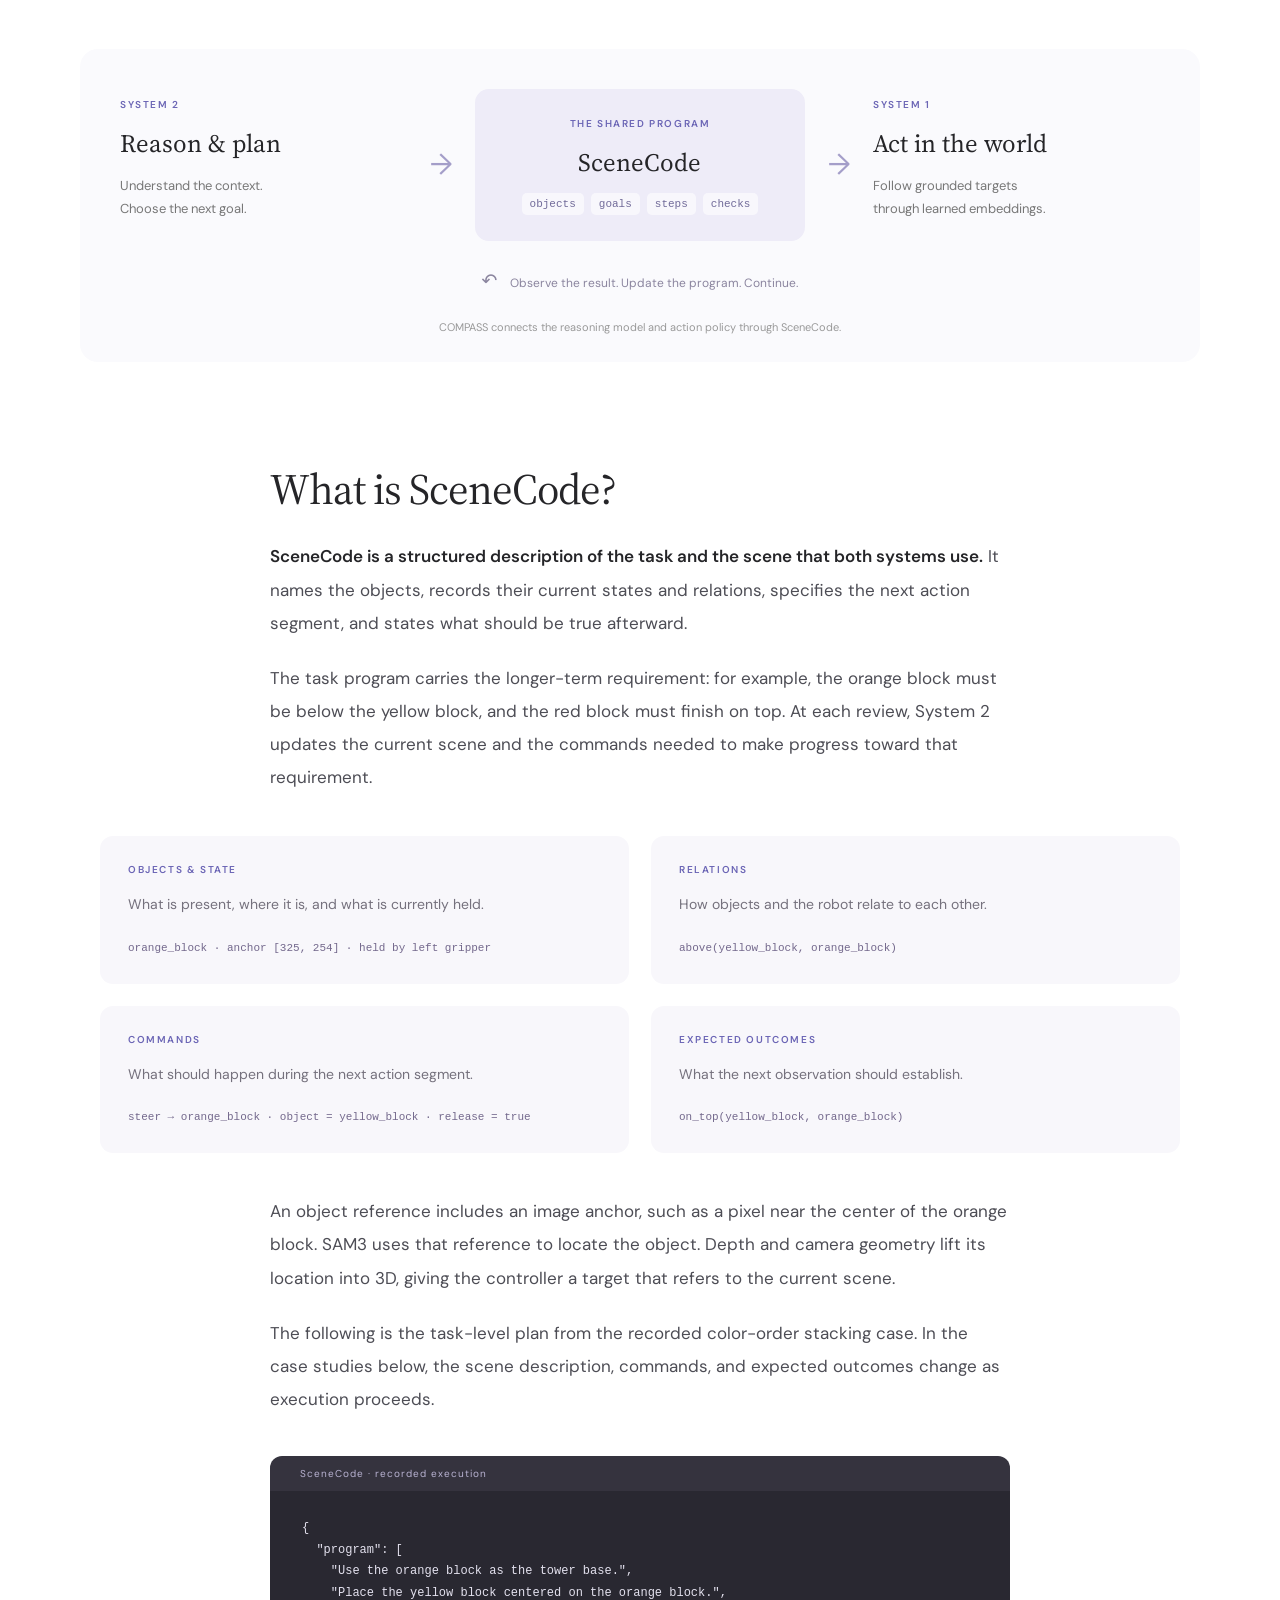
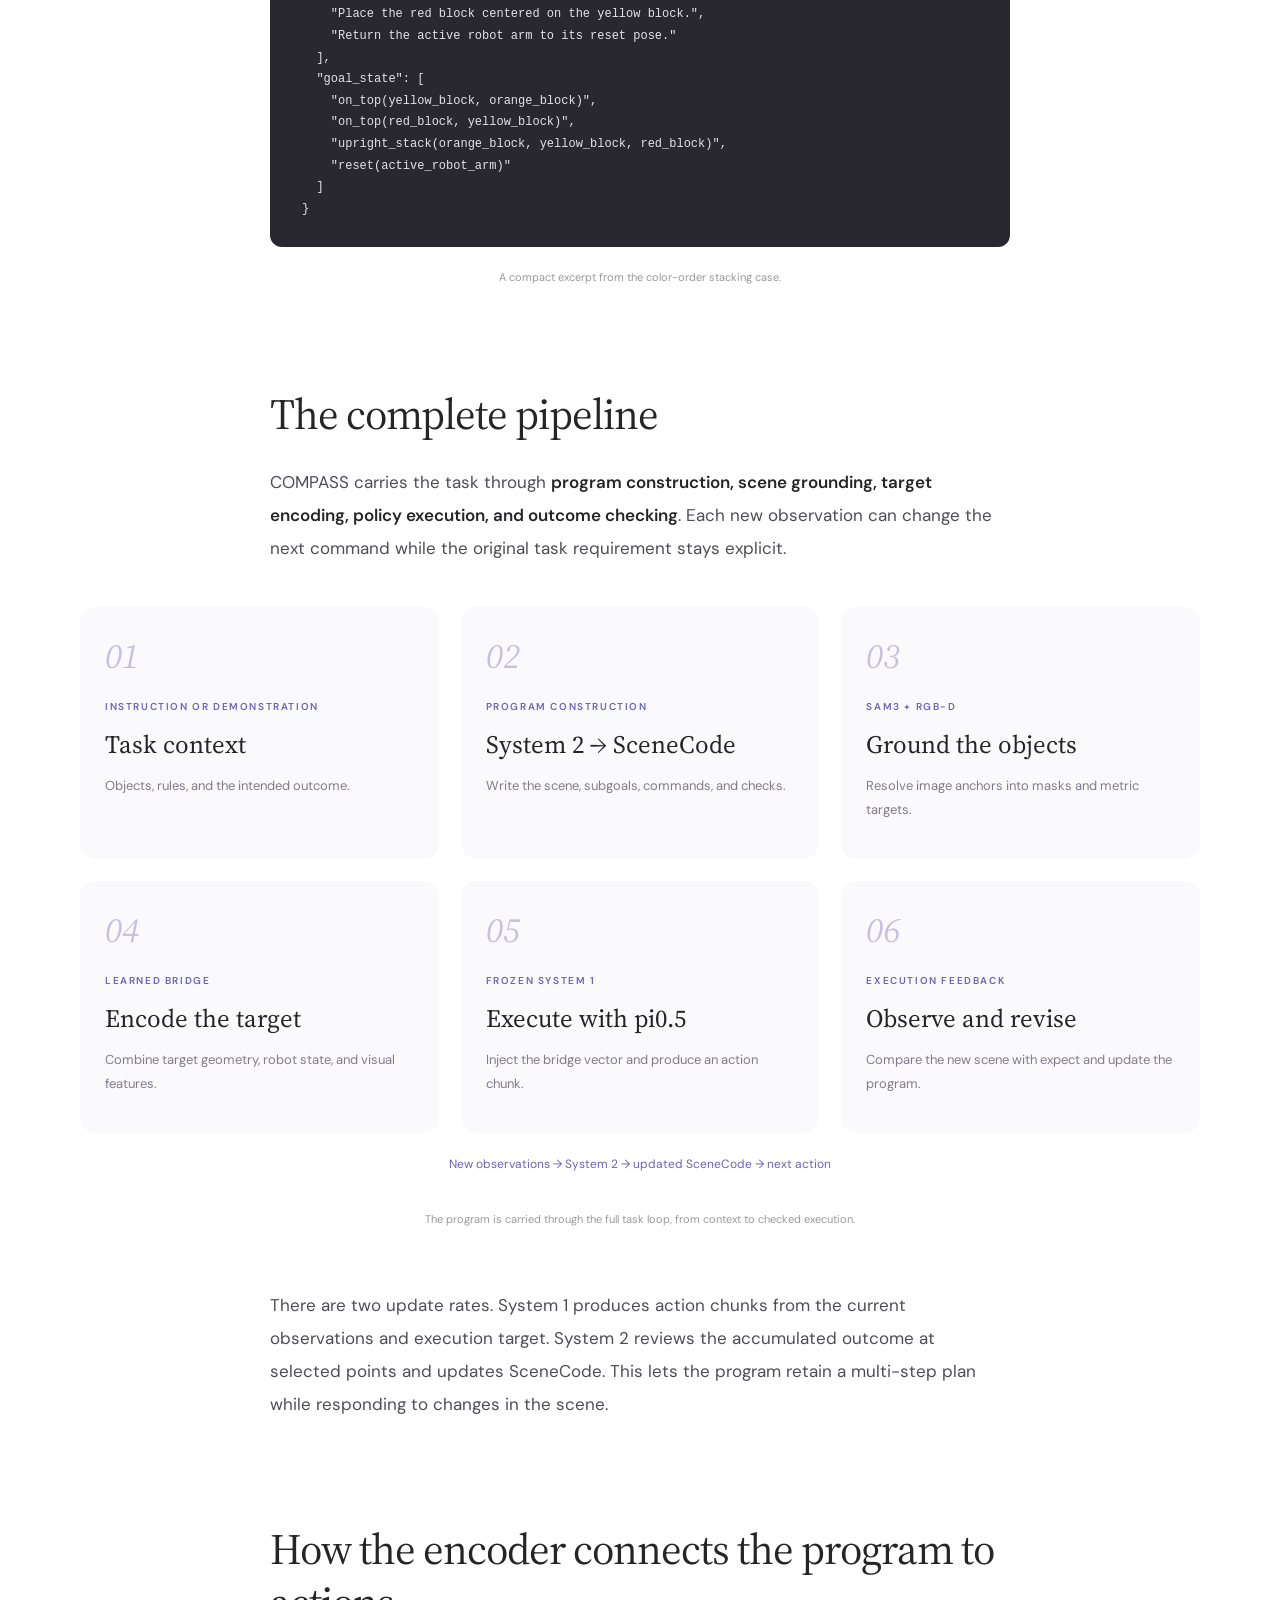
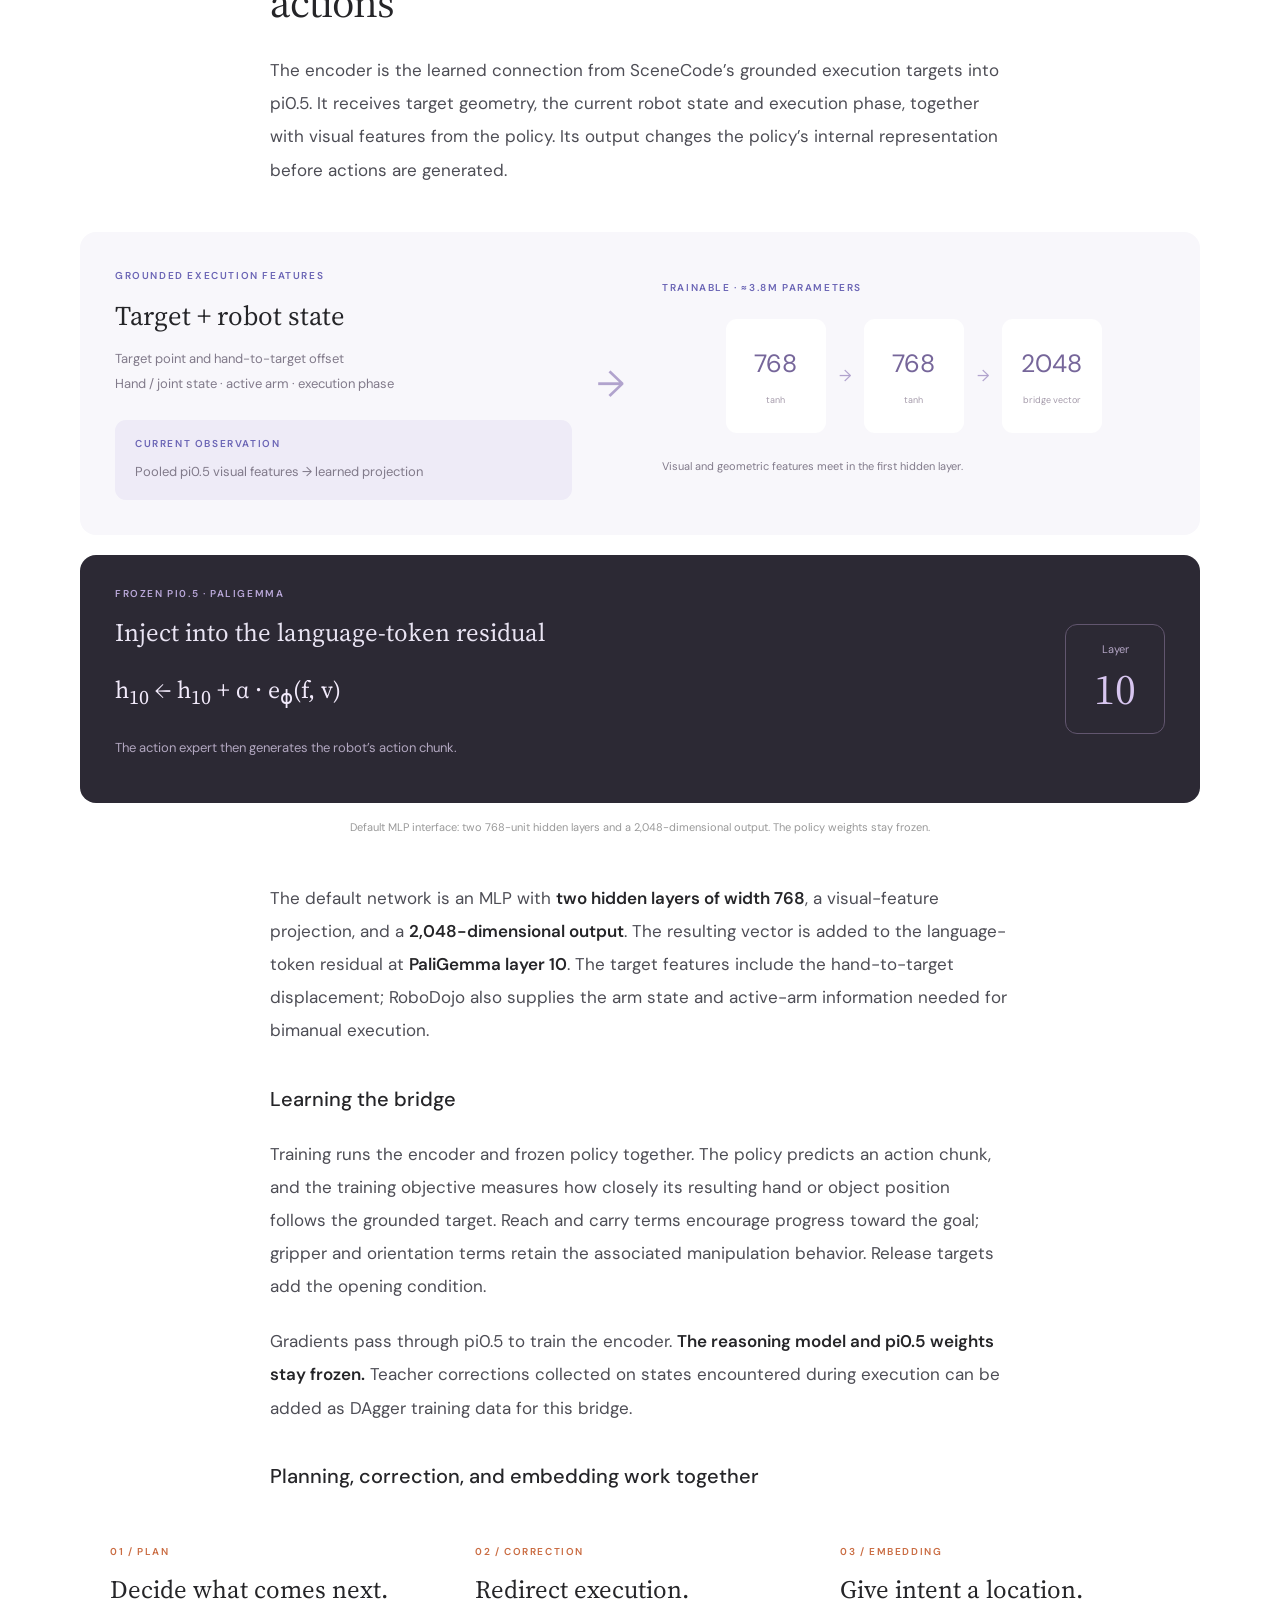
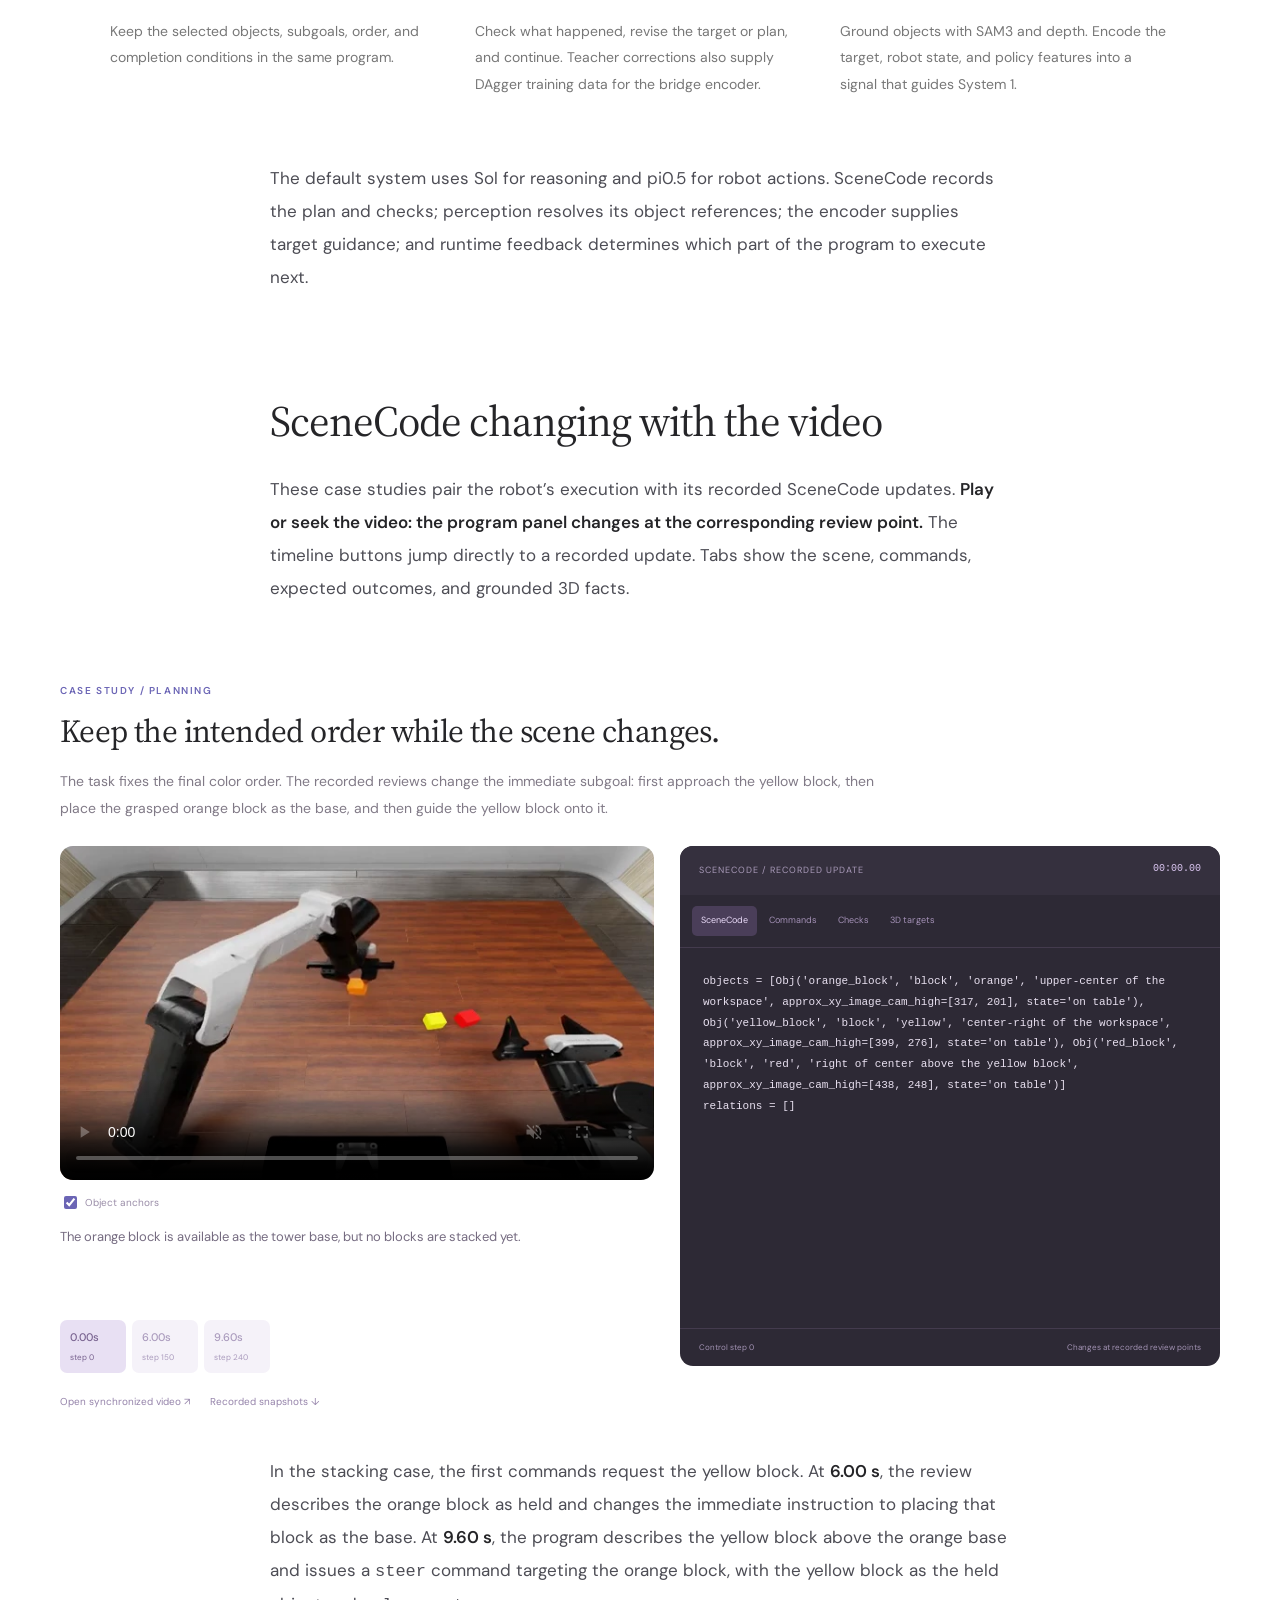
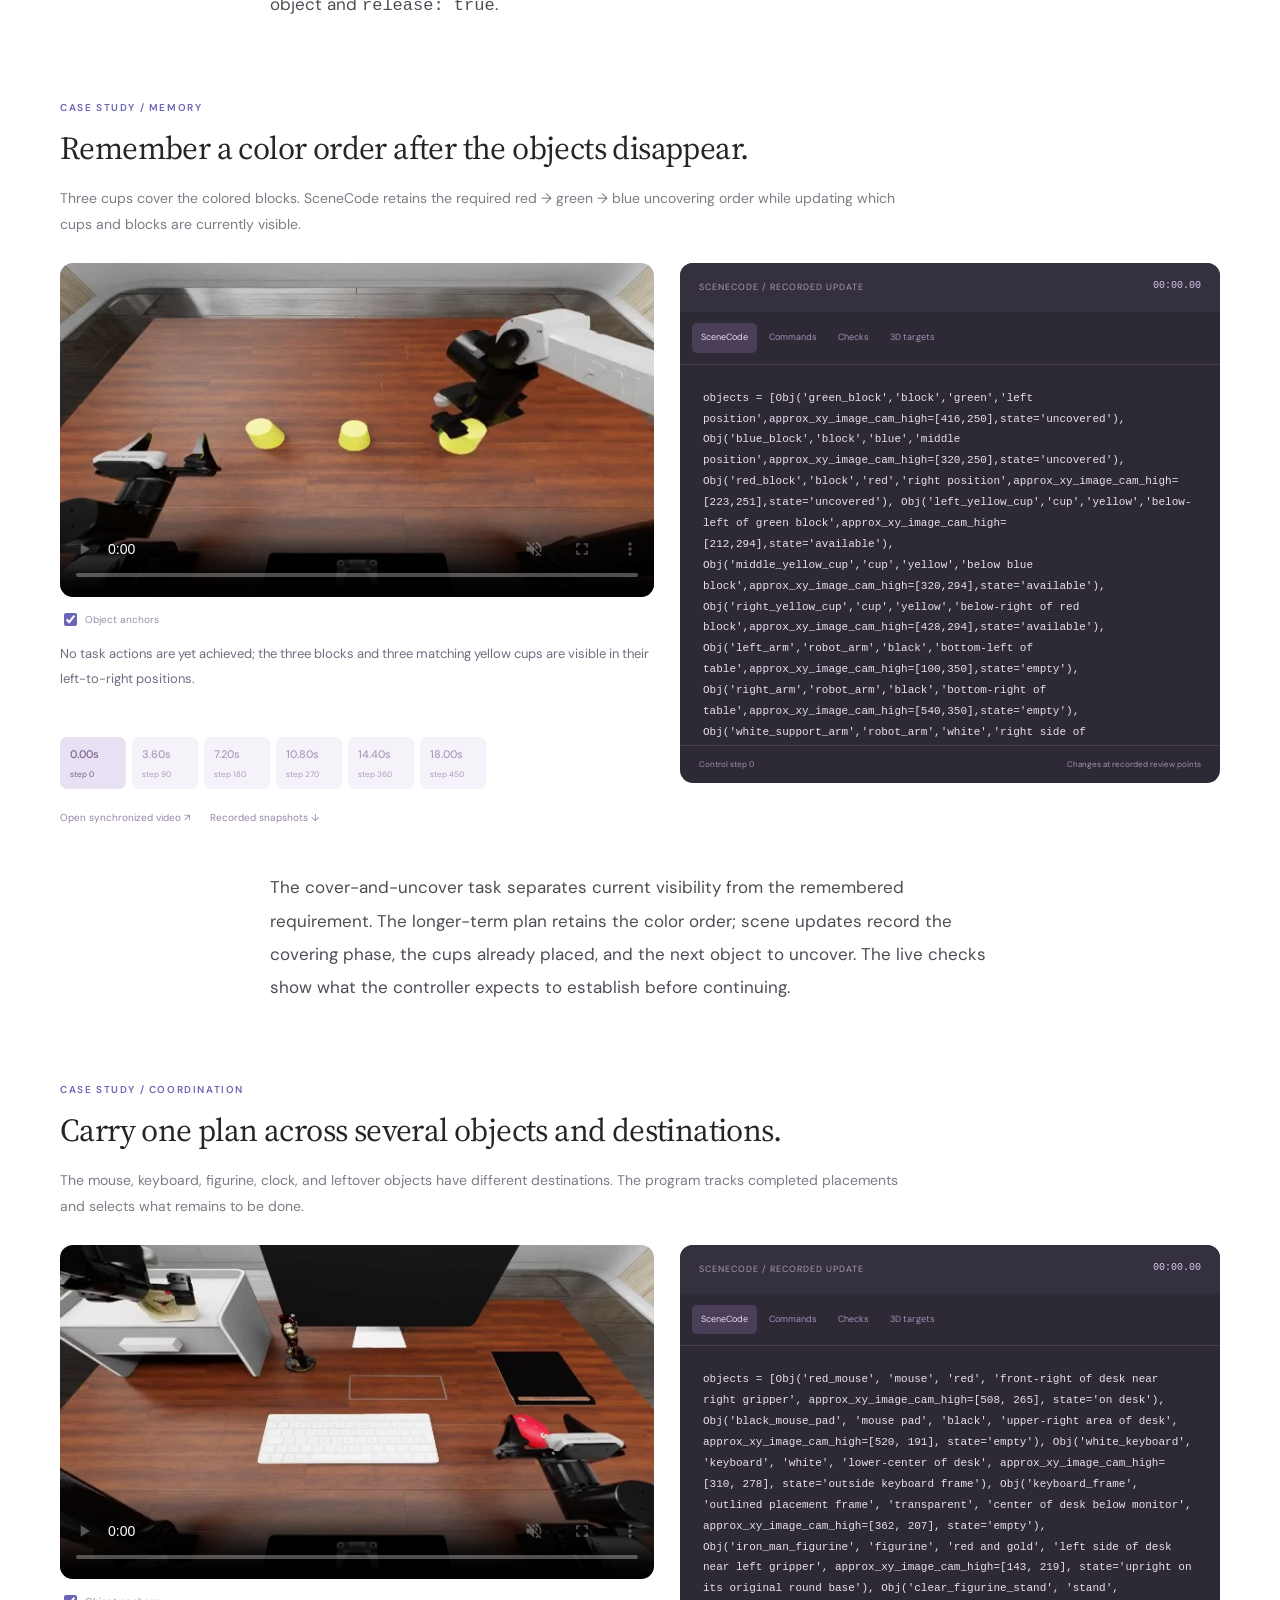
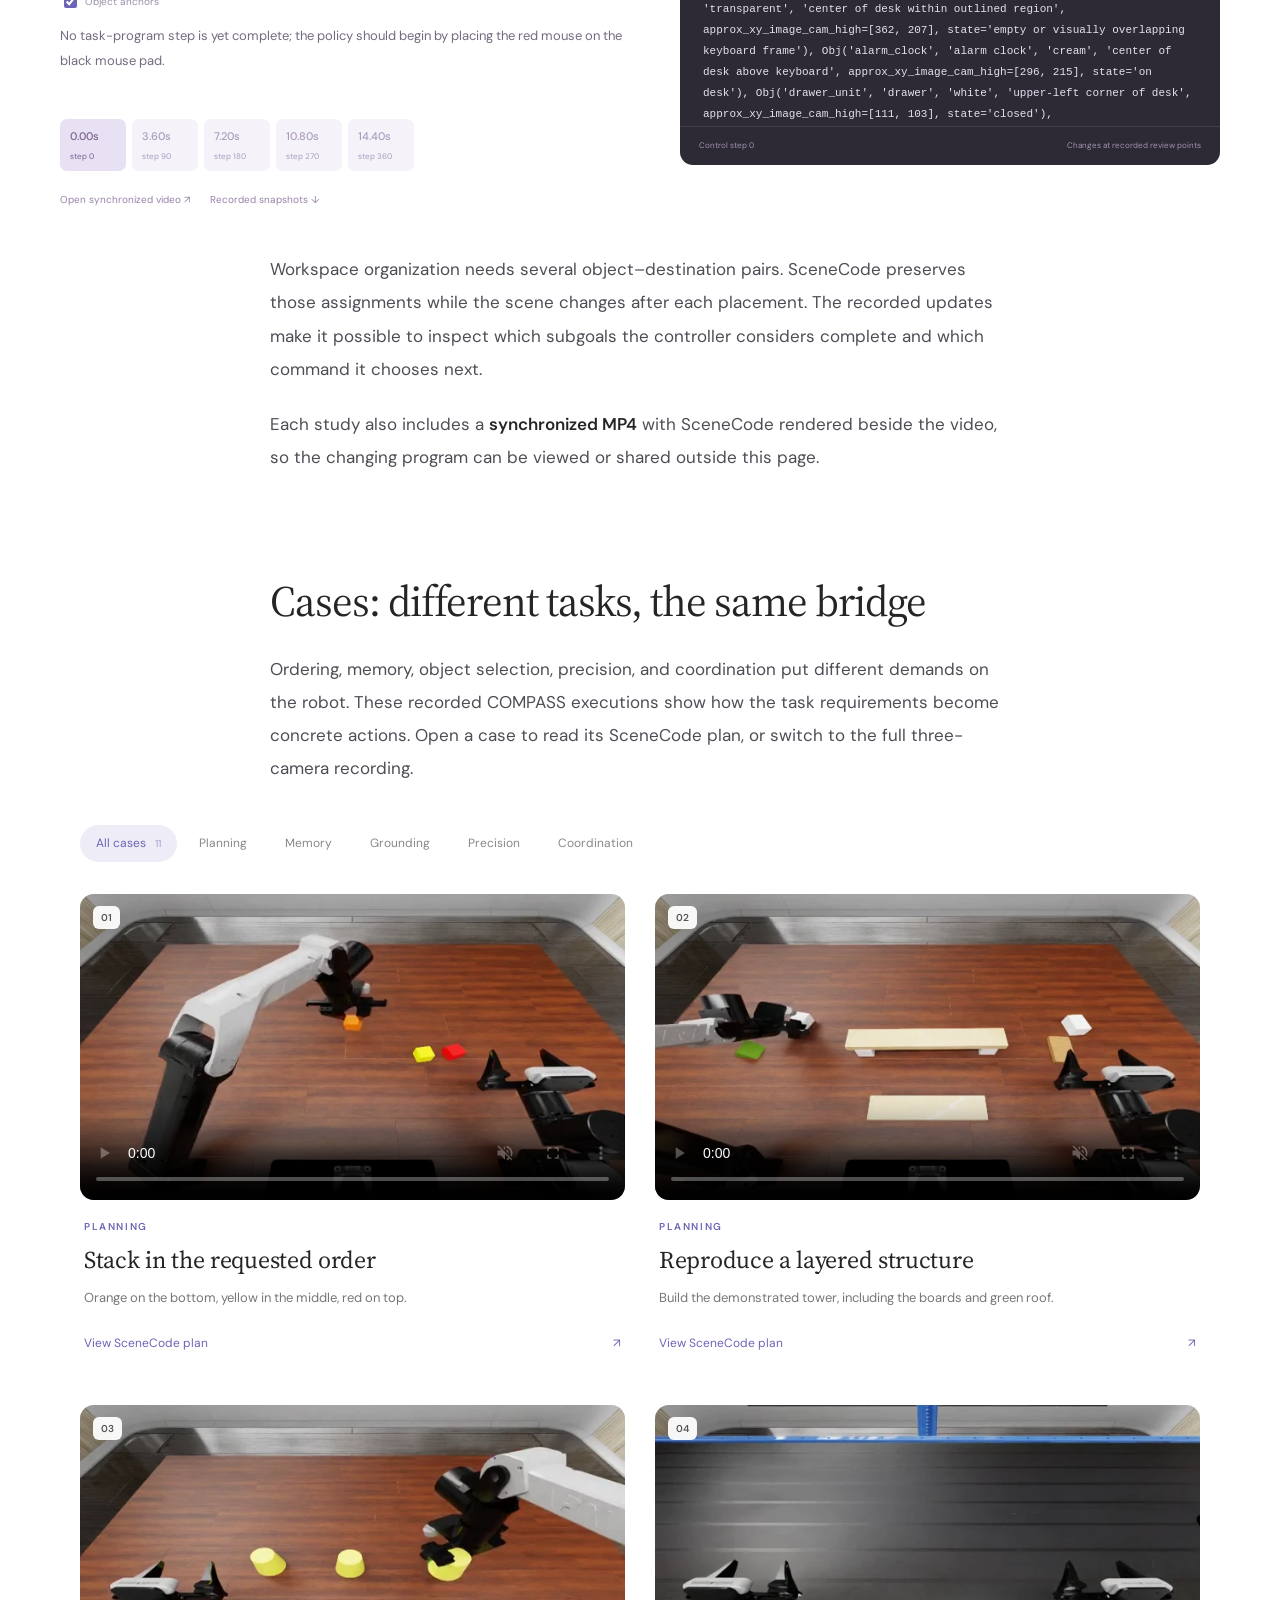
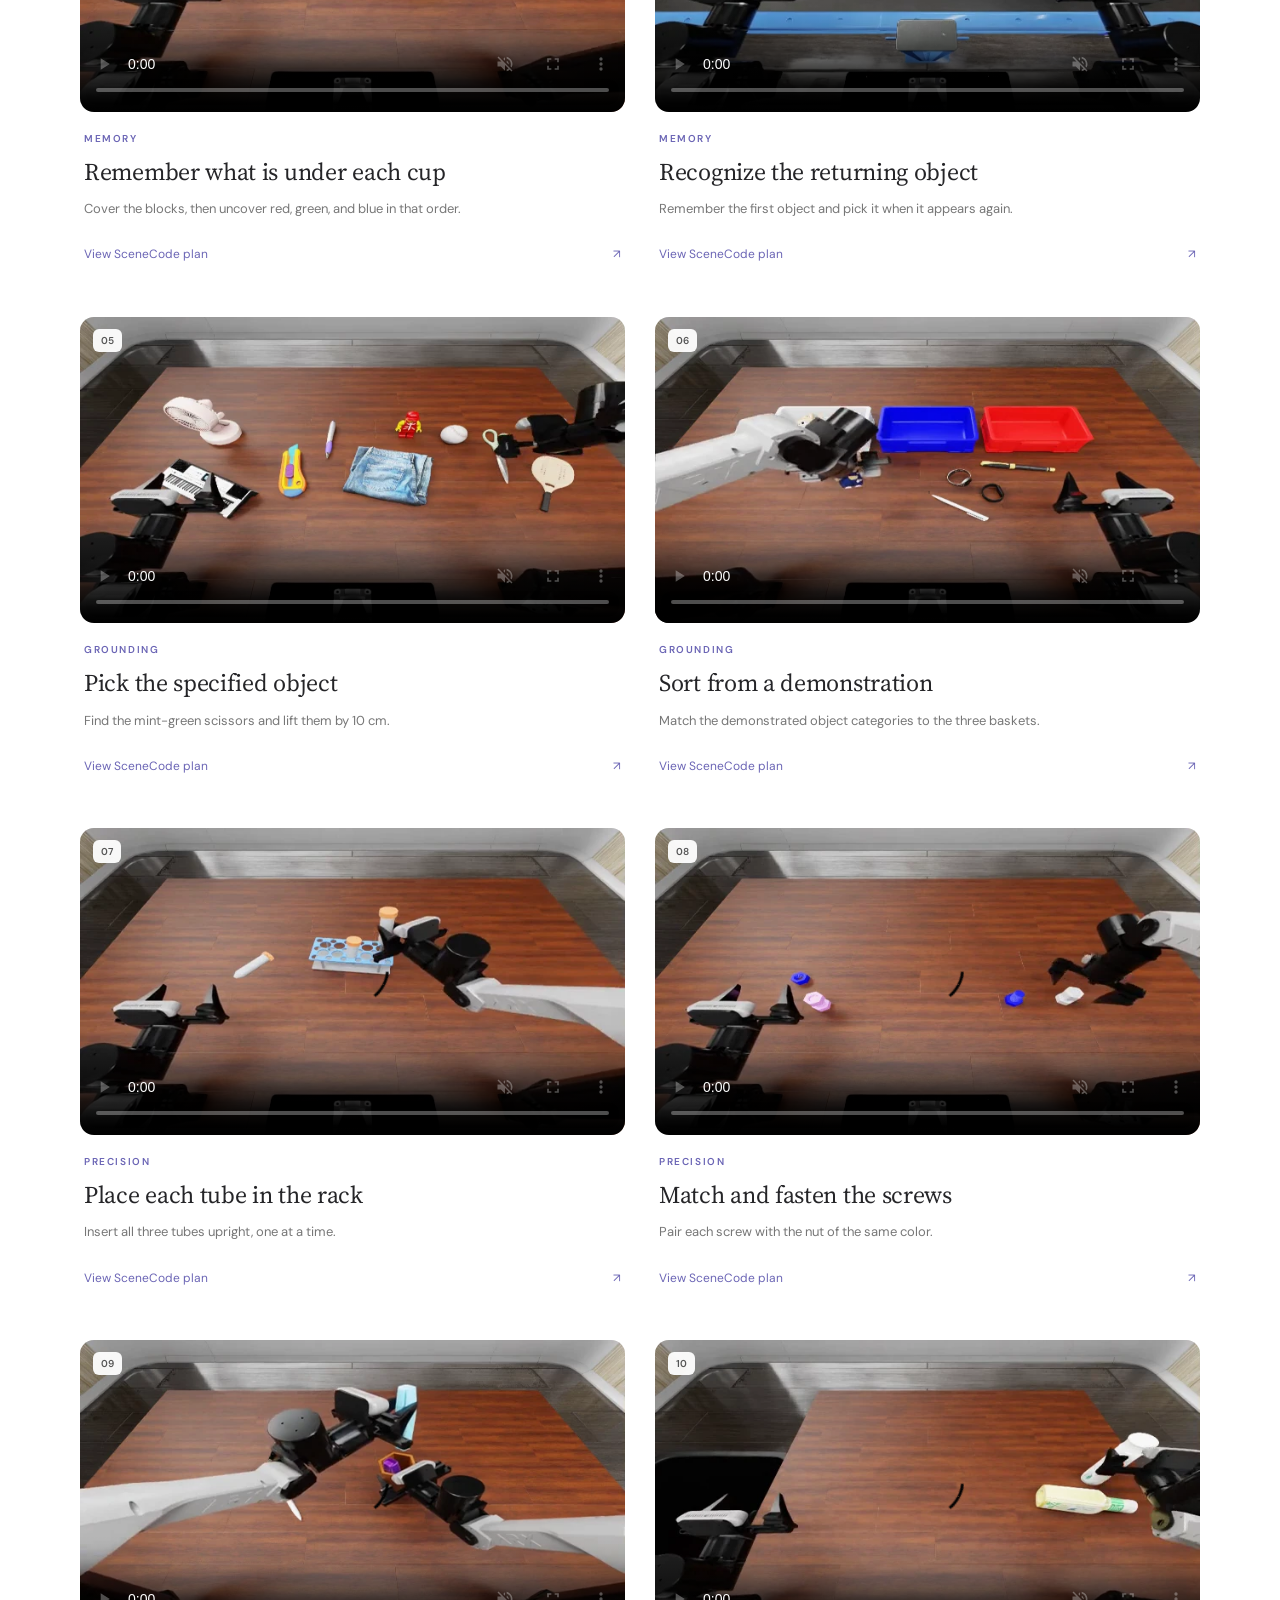
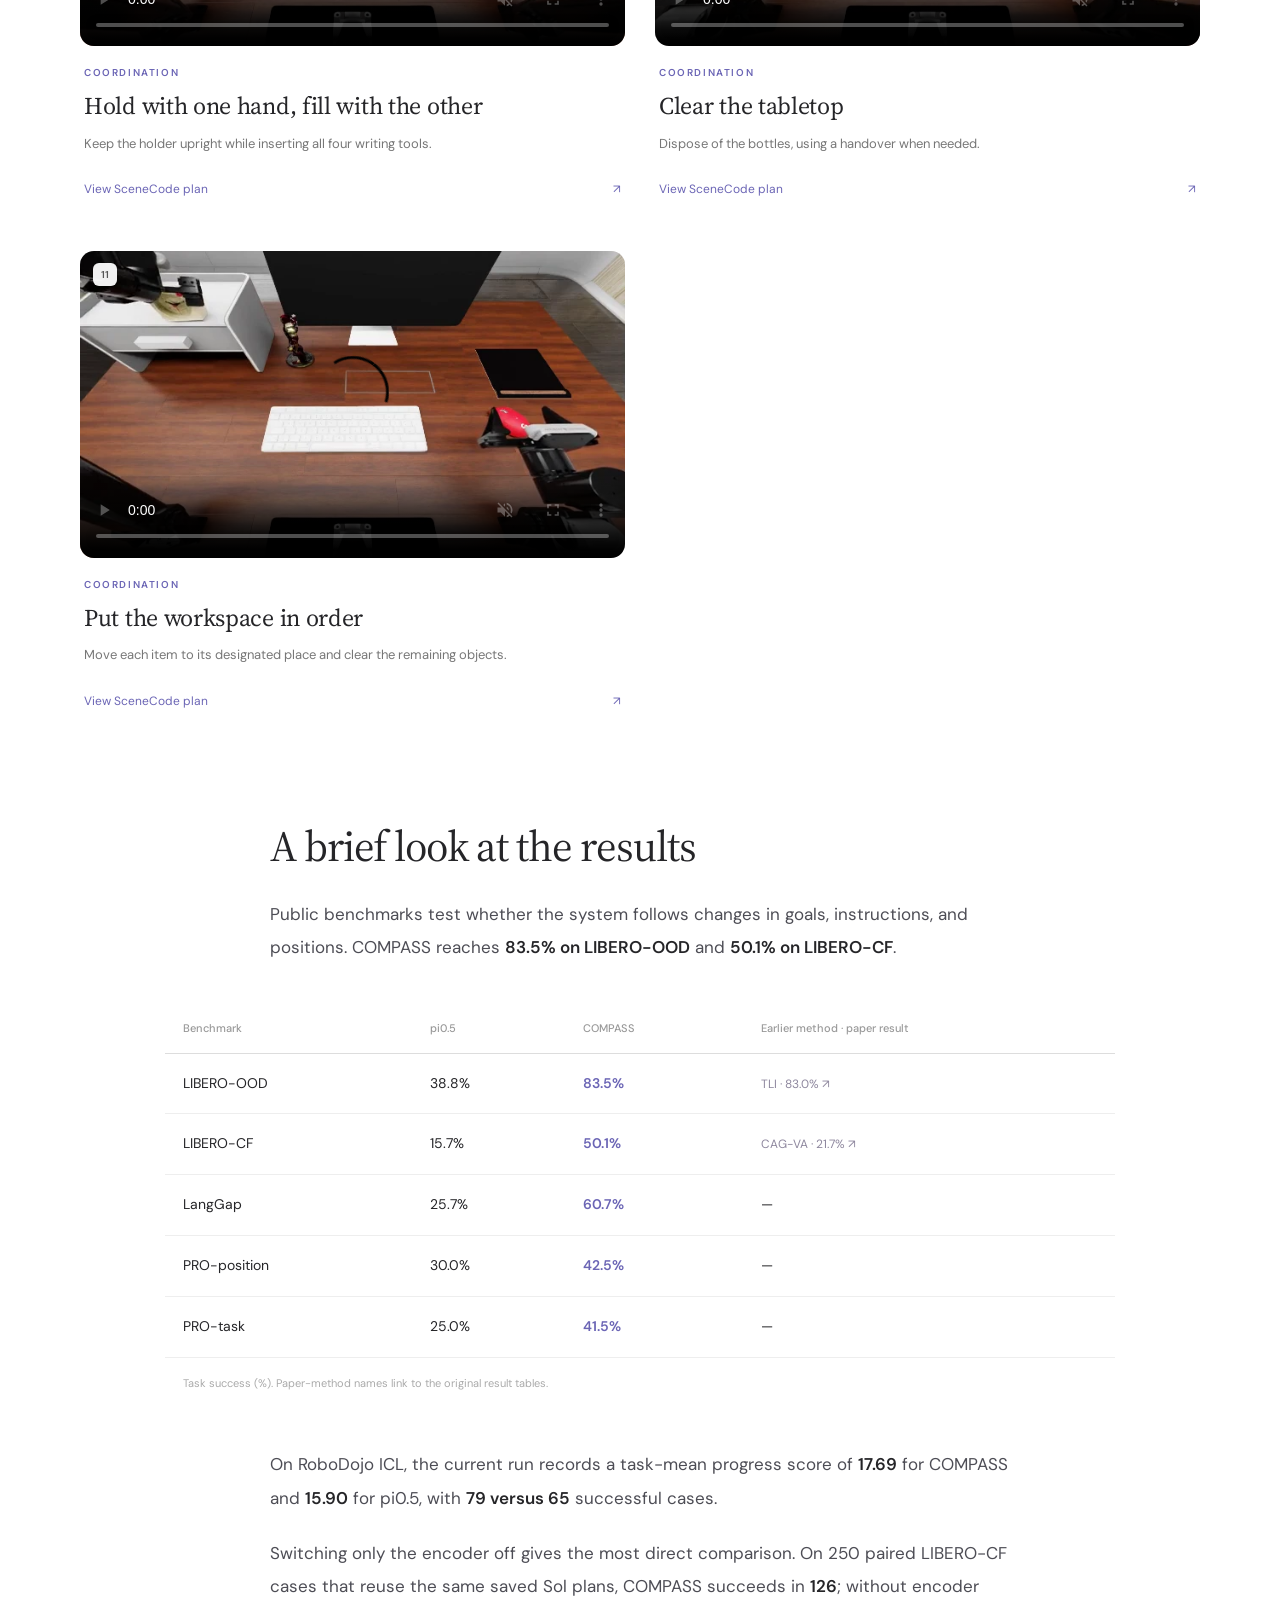
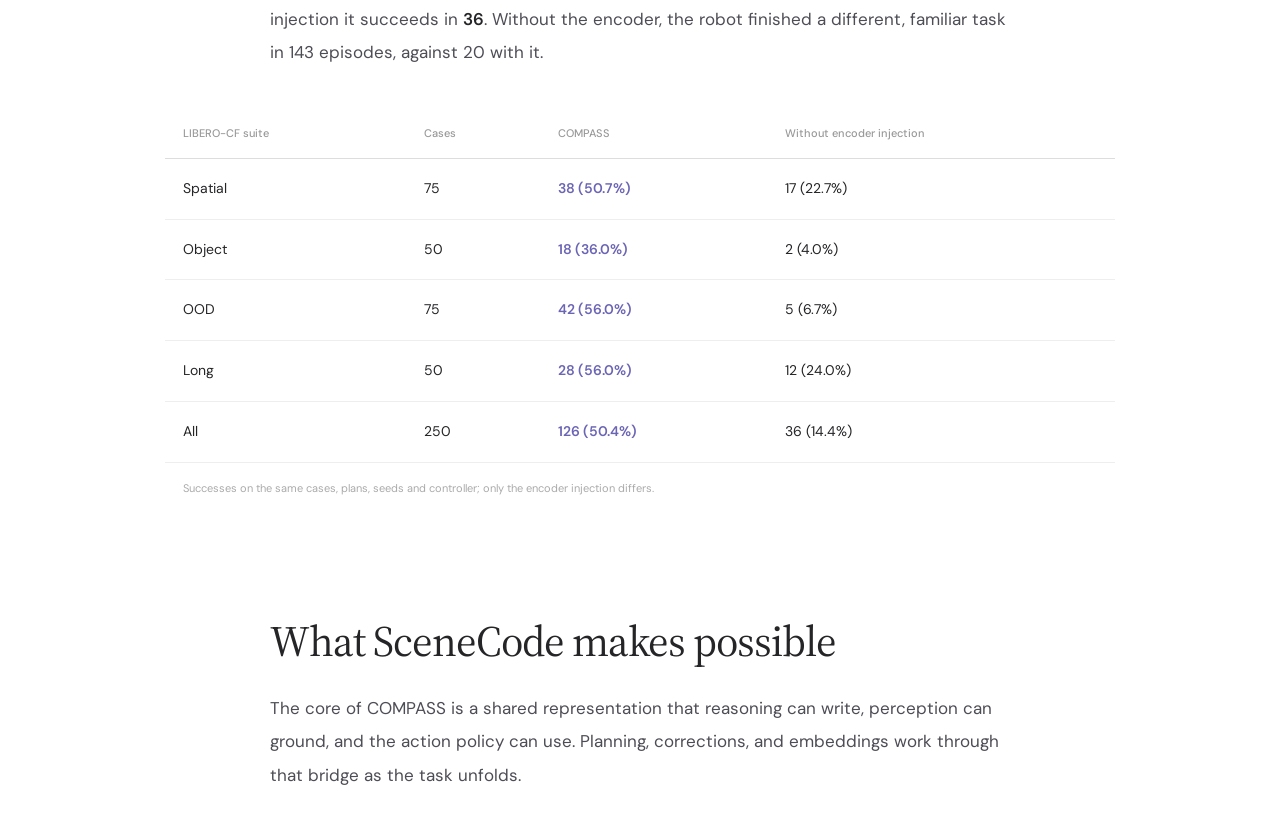
<file: review/compass/index.html>
<!doctype html>
<html lang="en"><head><meta charset="utf-8"><meta name="viewport" content="width=device-width,initial-scale=1">
<title>Interactive review — COMPASS: A SceneCode bridge from reasoning to action · Zimo Wen</title><meta name="description" content="One structured program connects System 2 and System 1 — carrying plans, corrections, and grounded targets into robot behavior.">
<meta name="robots" content="noindex"><link rel="canonical" href="https://nssmd.github.io/review/compass/"><meta property="og:title" content="COMPASS: A SceneCode bridge from reasoning to action"><meta property="og:description" content="One structured program connects System 2 and System 1 — carrying plans, corrections, and grounded targets into robot behavior."><meta property="og:type" content="article"><meta property="og:url" content="https://nssmd.github.io/blog/compass/"><meta property="og:image" content="https://nssmd.github.io/blog/assets/compass/cover.webp"><meta name="twitter:card" content="summary_large_image"><meta name="theme-color" content="#ffffff">
<link rel="icon" href="/assets/favicon.svg" type="image/svg+xml">
<link rel="preconnect" href="https://fonts.googleapis.com"><link rel="preconnect" href="https://fonts.gstatic.com" crossorigin><link href="https://fonts.googleapis.com/css2?family=DM+Sans:wght@400;450;500;550;600;650;700&family=Source+Serif+4:ital,wght@0,400;0,500;0,600;1,400;1,500&display=swap" rel="stylesheet">
<meta name="compass-trace-version" content="19d4d39c820d"><meta name="compass-review-version" content="07a1e909e941"><link rel="stylesheet" href="/blog/blog.css?v=14fd77dc674f"><script src="/blog/blog.js?v=5f7038ff6669" defer></script><style>.lang-switch{position:fixed;top:14px;right:16px;z-index:50;display:flex;gap:2px;padding:3px;border-radius:999px;background:rgba(255,255,255,.92);box-shadow:0 1px 6px rgba(0,0,0,.12);font:600 13px/1 system-ui,sans-serif}.lang-switch a{padding:6px 11px;border-radius:999px;color:#555;text-decoration:none}.lang-switch a[aria-current]{background:#222;color:#fff}</style></head>
<body><nav class="lang-switch" aria-label="Language"><a href="/review/compass/" aria-current="true">EN</a><a href="/review/compass/zh/">中文</a></nav><a class="skip-link" href="#main">Skip to content</a>
<main id="main"><article id="top"><header class="article-hero"><div class="eyebrow">Research<span>·</span><time datetime="2026-11-05">November 05, 2026</time></div><h1>COMPASS</h1><p class="hero-subtitle">A SceneCode bridge from reasoning to action.</p><p class="hero-description">One structured program connects System 2 and System 1 — carrying plans, corrections, and grounded targets into robot behavior.</p><div class="hero-actions"><a class="pill-button primary" href="#pipeline">How it works <span>↓</span></a><a class="pill-button" href="#case-studies">SceneCode in motion ↓</a></div></header><figure class="hero-film"><video controls muted loop playsinline preload="metadata" poster="/blog/assets/compass/stack_blocks_by_language-flow-poster.webp" aria-label="COMPASS: A SceneCode bridge from reasoning to action"><source src="/blog/assets/compass/stack_blocks_by_language-flow.mp4" type="video/mp4"></video><figcaption>A recorded run. Sol writes scene_code.py, SAM3 locates the objects, and π0.5 executes. The orange circle is the target the encoder steers toward. After each segment Sol checks the new frames and rewrites the code.</figcaption></figure><div class="article-layout"><aside class="article-toc" aria-label="On this page"><span class="mini-label">IN THIS ARTICLE</span><div class="toc">
<ul>
<li><a href="#reasoning-needs-a-way-into-action">Reasoning needs a way into action</a></li>
<li><a href="#scenecode">What is SceneCode?</a></li>
<li><a href="#pipeline">The complete pipeline</a></li>
<li><a href="#encoder">How the encoder connects the program to actions</a><ul>
<li><a href="#learning-the-bridge">Learning the bridge</a></li>
<li><a href="#planning-correction-and-embedding-work-together">Planning, correction, and embedding work together</a></li>
</ul>
</li>
<li><a href="#case-studies">SceneCode changing with the video</a></li>
<li><a href="#cases">Cases: different tasks, the same bridge</a></li>
<li><a href="#results">A brief look at the results</a></li>
<li><a href="#what-scenecode-makes-possible">What SceneCode makes possible</a></li>
</ul>
</div>
</aside><div class="article-body"><h2 id="reasoning-needs-a-way-into-action">Reasoning needs a way into action</h2>
<p>A reasoning model can understand “put the yellow block on the orange one, then add the red block.” The robot policy still needs to know which objects those words refer to, where to move, and when to continue to the next step.</p>
<p><strong>COMPASS is a SceneCode-based bridge system between System 2 and System 1.</strong> System 2 interprets the task and writes a structured program. SceneCode carries the objects, goals, steps, and expected outcomes. The bridge grounds these references in the scene and passes execution targets into System 1.</p>
<figure class="bridge-figure"><div class="bridge-flow"><div class="bridge-node"><span class="mini-label">SYSTEM 2</span><h3>Reason & plan</h3><p>Understand the context.<br>Choose the next goal.</p></div><span class="bridge-arrow" aria-hidden="true">→</span><div class="bridge-node bridge-program"><span class="mini-label">THE SHARED PROGRAM</span><h3>SceneCode</h3><div class="program-fields"><span>objects</span><span>goals</span><span>steps</span><span>checks</span></div></div><span class="bridge-arrow" aria-hidden="true">→</span><div class="bridge-node"><span class="mini-label">SYSTEM 1</span><h3>Act in the world</h3><p>Follow grounded targets<br>through learned embeddings.</p></div></div><div class="feedback-path"><span>↶</span> Observe the result. Update the program. Continue.</div><figcaption>COMPASS connects the reasoning model and action policy through SceneCode.</figcaption></figure>

<h2 id="scenecode">What is SceneCode?</h2>
<p><strong>SceneCode is a structured description of the task and the scene that both systems use.</strong> It names the objects, records their current states and relations, specifies the next action segment, and states what should be true afterward.</p>
<p>The task program carries the longer-term requirement: for example, the orange block must be below the yellow block, and the red block must finish on top. At each review, System 2 updates the current scene and the commands needed to make progress toward that requirement.</p>
<div class="scenecode-fields wide"><div><span class="mini-label">Objects &amp; state</span><p>What is present, where it is, and what is currently held.</p><code>orange_block · anchor [325, 254] · held by left gripper</code></div><div><span class="mini-label">Relations</span><p>How objects and the robot relate to each other.</p><code>above(yellow_block, orange_block)</code></div><div><span class="mini-label">Commands</span><p>What should happen during the next action segment.</p><code>steer → orange_block · object = yellow_block · release = true</code></div><div><span class="mini-label">Expected outcomes</span><p>What the next observation should establish.</p><code>on_top(yellow_block, orange_block)</code></div></div>

<p>An object reference includes an image anchor, such as a pixel near the center of the orange block. SAM3 uses that reference to locate the object. Depth and camera geometry lift its location into 3D, giving the controller a target that refers to the current scene.</p>
<p>The following is the task-level plan from the recorded color-order stacking case. In the case studies below, the scene description, commands, and expected outcomes change as execution proceeds.</p>
<figure class="recorded-code"><div class="code-caption">SceneCode · recorded execution</div><pre><code>{
  &quot;program&quot;: [
    &quot;Use the orange block as the tower base.&quot;,
    &quot;Place the yellow block centered on the orange block.&quot;,
    &quot;Place the red block centered on the yellow block.&quot;,
    &quot;Return the active robot arm to its reset pose.&quot;
  ],
  &quot;goal_state&quot;: [
    &quot;on_top(yellow_block, orange_block)&quot;,
    &quot;on_top(red_block, yellow_block)&quot;,
    &quot;upright_stack(orange_block, yellow_block, red_block)&quot;,
    &quot;reset(active_robot_arm)&quot;
  ]
}</code></pre><figcaption>A compact excerpt from the color-order stacking case.</figcaption></figure>

<h2 id="pipeline">The complete pipeline</h2>
<p>COMPASS carries the task through <strong>program construction, scene grounding, target encoding, policy execution, and outcome checking</strong>. Each new observation can change the next command while the original task requirement stays explicit.</p>
<figure class="pipeline-figure wide"><div class="pipeline-grid"><div class="pipeline-stage"><span class="pipeline-index">01</span><span class="mini-label">Instruction or demonstration</span><h3>Task context</h3><p>Objects, rules, and the intended outcome.</p></div><div class="pipeline-stage"><span class="pipeline-index">02</span><span class="mini-label">Program construction</span><h3>System 2 → SceneCode</h3><p>Write the scene, subgoals, commands, and checks.</p></div><div class="pipeline-stage"><span class="pipeline-index">03</span><span class="mini-label">SAM3 + RGB-D</span><h3>Ground the objects</h3><p>Resolve image anchors into masks and metric targets.</p></div><div class="pipeline-stage"><span class="pipeline-index">04</span><span class="mini-label">Learned bridge</span><h3>Encode the target</h3><p>Combine target geometry, robot state, and visual features.</p></div><div class="pipeline-stage"><span class="pipeline-index">05</span><span class="mini-label">Frozen System 1</span><h3>Execute with pi0.5</h3><p>Inject the bridge vector and produce an action chunk.</p></div><div class="pipeline-stage"><span class="pipeline-index">06</span><span class="mini-label">Execution feedback</span><h3>Observe and revise</h3><p>Compare the new scene with expect and update the program.</p></div></div><div class="pipeline-feedback">New observations → System 2 → updated SceneCode → next action</div><figcaption>The program is carried through the full task loop, from context to checked execution.</figcaption></figure>

<p>There are two update rates. System 1 produces action chunks from the current observations and execution target. System 2 reviews the accumulated outcome at selected points and updates SceneCode. This lets the program retain a multi-step plan while responding to changes in the scene.</p>
<h2 id="encoder">How the encoder connects the program to actions</h2>
<p>The encoder is the learned connection from SceneCode’s grounded execution targets into pi0.5. It receives target geometry, the current robot state and execution phase, together with visual features from the policy. Its output changes the policy’s internal representation before actions are generated.</p>
<figure class="encoder-figure wide"><div class="encoder-top"><div class="encoder-input"><span class="mini-label">GROUNDED EXECUTION FEATURES</span><h3>Target + robot state</h3><p>Target point and hand-to-target offset<br>Hand / joint state · active arm · execution phase</p><div class="encoder-visual"><span class="mini-label">CURRENT OBSERVATION</span><p>Pooled pi0.5 visual features → learned projection</p></div></div><span class="encoder-arrow">→</span><div class="encoder-network"><span class="mini-label">TRAINABLE · ≈3.8M PARAMETERS</span><div class="network-layers"><div>768<span>tanh</span></div><span>→</span><div>768<span>tanh</span></div><span>→</span><div>2048<span>bridge vector</span></div></div><p>Visual and geometric features meet in the first hidden layer.</p></div></div><div class="encoder-injection"><div><span class="mini-label">FROZEN PI0.5 · PALIGEMMA</span><h3>Inject into the language-token residual</h3><p class="encoder-equation">h<sub>10</sub> ← h<sub>10</sub> + α · e<sub>ϕ</sub>(f, v)</p><p>The action expert then generates the robot’s action chunk.</p></div><span class="layer-badge">Layer <b>10</b></span></div><figcaption>Default MLP interface: two 768-unit hidden layers and a 2,048-dimensional output. The policy weights stay frozen.</figcaption></figure>

<p>The default network is an MLP with <strong>two hidden layers of width 768</strong>, a visual-feature projection, and a <strong>2,048-dimensional output</strong>. The resulting vector is added to the language-token residual at <strong>PaliGemma layer 10</strong>. The target features include the hand-to-target displacement; RoboDojo also supplies the arm state and active-arm information needed for bimanual execution.</p>
<h3 id="learning-the-bridge">Learning the bridge</h3>
<p>Training runs the encoder and frozen policy together. The policy predicts an action chunk, and the training objective measures how closely its resulting hand or object position follows the grounded target. Reach and carry terms encourage progress toward the goal; gripper and orientation terms retain the associated manipulation behavior. Release targets add the opening condition.</p>
<p>Gradients pass through pi0.5 to train the encoder. <strong>The reasoning model and pi0.5 weights stay frozen.</strong> Teacher corrections collected on states encountered during execution can be added as DAgger training data for this bridge.</p>
<h3 id="planning-correction-and-embedding-work-together">Planning, correction, and embedding work together</h3>
<div class="method-uses">
<div><span class="mini-label">01 / PLAN</span><h3>Decide what comes next.</h3><p>Keep the selected objects, subgoals, order, and completion conditions in the same program.</p></div>
<div><span class="mini-label">02 / CORRECTION</span><h3>Redirect execution.</h3><p>Check what happened, revise the target or plan, and continue. Teacher corrections also supply DAgger training data for the bridge encoder.</p></div>
<div><span class="mini-label">03 / EMBEDDING</span><h3>Give intent a location.</h3><p>Ground objects with SAM3 and depth. Encode the target, robot state, and policy features into a signal that guides System 1.</p></div>
</div>

<p>The default system uses Sol for reasoning and pi0.5 for robot actions. SceneCode records the plan and checks; perception resolves its object references; the encoder supplies target guidance; and runtime feedback determines which part of the program to execute next.</p>
<h2 id="case-studies">SceneCode changing with the video</h2>
<p>These case studies pair the robot’s execution with its recorded SceneCode updates. <strong>Play or seek the video: the program panel changes at the corresponding review point.</strong> The timeline buttons jump directly to a recorded update. Tabs show the scene, commands, expected outcomes, and grounded 3D facts.</p>
<section class="case-study wide" id="study-stack_blocks_by_language" data-sync-case="stack_blocks_by_language"><header class="study-heading"><span class="mini-label">CASE STUDY / Planning</span><h3>Keep the intended order while the scene changes.</h3><p>The task fixes the final color order. The recorded reviews change the immediate subgoal: first approach the yellow block, then place the grasped orange block as the base, and then guide the yellow block onto it.</p></header><div class="sync-grid"><div class="sync-film"><div class="sync-stage"><video class="case-video sync-video" controls muted playsinline preload="none" poster="/blog/assets/compass/stack_blocks_by_language-poster.webp" aria-label="Keep the intended order while the scene changes."><source data-src="/blog/assets/compass/stack_blocks_by_language.mp4" type="video/mp4"></video><svg class="scene-anchors" viewBox="0 0 640 360" aria-label="Object image anchors"></svg></div><div class="sync-options"><label><input type="checkbox" data-show-anchors checked> Object anchors</label></div><p class="sync-progress">The orange block is available as the tower base, but no blocks are stacked yet.</p><div class="replay-timeline" aria-label="Recorded SceneCode review points"><button type="button" data-replay-index="0" aria-pressed="true"><b>0.00s</b><span>step 0</span></button><button type="button" data-replay-index="1" aria-pressed="false"><b>6.00s</b><span>step 150</span></button><button type="button" data-replay-index="2" aria-pressed="false"><b>9.60s</b><span>step 240</span></button></div><div class="sync-download"><a href="/blog/assets/compass/stack_blocks_by_language-scenecode.mp4" target="_blank" rel="noopener">Open synchronized video ↗</a><a href="/blog/assets/compass/scenecode-traces.json" download>Recorded snapshots ↓</a></div></div><div class="sync-codebox"><div class="sync-code-head"><span>SCENECODE / RECORDED UPDATE</span><b data-code-time>00:00.00</b></div><div class="code-tabs" role="tablist" aria-label="SceneCode view"><button type="button" role="tab" data-code-view="scene" aria-selected="true" aria-controls="code-stack_blocks_by_language">SceneCode</button><button type="button" role="tab" data-code-view="commands" aria-selected="false" aria-controls="code-stack_blocks_by_language">Commands</button><button type="button" role="tab" data-code-view="expect" aria-selected="false" aria-controls="code-stack_blocks_by_language">Checks</button><button type="button" role="tab" data-code-view="facts" aria-selected="false" aria-controls="code-stack_blocks_by_language">3D targets</button></div><pre id="code-stack_blocks_by_language" class="sync-code" role="tabpanel" tabindex="0"><code>objects = [Obj(&#x27;orange_block&#x27;, &#x27;block&#x27;, &#x27;orange&#x27;, &#x27;upper-center of the workspace&#x27;, approx_xy_image_cam_high=[317, 201], state=&#x27;on table&#x27;), Obj(&#x27;yellow_block&#x27;, &#x27;block&#x27;, &#x27;yellow&#x27;, &#x27;center-right of the workspace&#x27;, approx_xy_image_cam_high=[399, 276], state=&#x27;on table&#x27;), Obj(&#x27;red_block&#x27;, &#x27;block&#x27;, &#x27;red&#x27;, &#x27;right of center above the yellow block&#x27;, approx_xy_image_cam_high=[438, 248], state=&#x27;on table&#x27;)]
relations = []</code></pre><div class="sync-code-foot"><span data-code-step>Control step 0</span><span>Changes at recorded review points</span></div></div></div></section>

<p>In the stacking case, the first commands request the yellow block. At <strong>6.00 s</strong>, the review describes the orange block as held and changes the immediate instruction to placing that block as the base. At <strong>9.60 s</strong>, the program describes the yellow block above the orange base and issues a <code>steer</code> command targeting the orange block, with the yellow block as the held object and <code>release: true</code>.</p>
<section class="case-study wide" id="study-cover_blocks" data-sync-case="cover_blocks"><header class="study-heading"><span class="mini-label">CASE STUDY / Memory</span><h3>Remember a color order after the objects disappear.</h3><p>Three cups cover the colored blocks. SceneCode retains the required red → green → blue uncovering order while updating which cups and blocks are currently visible.</p></header><div class="sync-grid"><div class="sync-film"><div class="sync-stage"><video class="case-video sync-video" controls muted playsinline preload="none" poster="/blog/assets/compass/cover_blocks-poster.webp" aria-label="Remember a color order after the objects disappear."><source data-src="/blog/assets/compass/cover_blocks.mp4" type="video/mp4"></video><svg class="scene-anchors" viewBox="0 0 640 360" aria-label="Object image anchors"></svg></div><div class="sync-options"><label><input type="checkbox" data-show-anchors checked> Object anchors</label></div><p class="sync-progress">No task actions are yet achieved; the three blocks and three matching yellow cups are visible in their left-to-right positions.</p><div class="replay-timeline" aria-label="Recorded SceneCode review points"><button type="button" data-replay-index="0" aria-pressed="true"><b>0.00s</b><span>step 0</span></button><button type="button" data-replay-index="1" aria-pressed="false"><b>3.60s</b><span>step 90</span></button><button type="button" data-replay-index="2" aria-pressed="false"><b>7.20s</b><span>step 180</span></button><button type="button" data-replay-index="3" aria-pressed="false"><b>10.80s</b><span>step 270</span></button><button type="button" data-replay-index="4" aria-pressed="false"><b>14.40s</b><span>step 360</span></button><button type="button" data-replay-index="5" aria-pressed="false"><b>18.00s</b><span>step 450</span></button></div><div class="sync-download"><a href="/blog/assets/compass/cover_blocks-scenecode.mp4" target="_blank" rel="noopener">Open synchronized video ↗</a><a href="/blog/assets/compass/scenecode-traces.json" download>Recorded snapshots ↓</a></div></div><div class="sync-codebox"><div class="sync-code-head"><span>SCENECODE / RECORDED UPDATE</span><b data-code-time>00:00.00</b></div><div class="code-tabs" role="tablist" aria-label="SceneCode view"><button type="button" role="tab" data-code-view="scene" aria-selected="true" aria-controls="code-cover_blocks">SceneCode</button><button type="button" role="tab" data-code-view="commands" aria-selected="false" aria-controls="code-cover_blocks">Commands</button><button type="button" role="tab" data-code-view="expect" aria-selected="false" aria-controls="code-cover_blocks">Checks</button><button type="button" role="tab" data-code-view="facts" aria-selected="false" aria-controls="code-cover_blocks">3D targets</button></div><pre id="code-cover_blocks" class="sync-code" role="tabpanel" tabindex="0"><code>objects = [Obj(&#x27;green_block&#x27;,&#x27;block&#x27;,&#x27;green&#x27;,&#x27;left position&#x27;,approx_xy_image_cam_high=[416,250],state=&#x27;uncovered&#x27;), Obj(&#x27;blue_block&#x27;,&#x27;block&#x27;,&#x27;blue&#x27;,&#x27;middle position&#x27;,approx_xy_image_cam_high=[320,250],state=&#x27;uncovered&#x27;), Obj(&#x27;red_block&#x27;,&#x27;block&#x27;,&#x27;red&#x27;,&#x27;right position&#x27;,approx_xy_image_cam_high=[223,251],state=&#x27;uncovered&#x27;), Obj(&#x27;left_yellow_cup&#x27;,&#x27;cup&#x27;,&#x27;yellow&#x27;,&#x27;below-left of green block&#x27;,approx_xy_image_cam_high=[212,294],state=&#x27;available&#x27;), Obj(&#x27;middle_yellow_cup&#x27;,&#x27;cup&#x27;,&#x27;yellow&#x27;,&#x27;below blue block&#x27;,approx_xy_image_cam_high=[320,294],state=&#x27;available&#x27;), Obj(&#x27;right_yellow_cup&#x27;,&#x27;cup&#x27;,&#x27;yellow&#x27;,&#x27;below-right of red block&#x27;,approx_xy_image_cam_high=[428,294],state=&#x27;available&#x27;), Obj(&#x27;left_arm&#x27;,&#x27;robot_arm&#x27;,&#x27;black&#x27;,&#x27;bottom-left of table&#x27;,approx_xy_image_cam_high=[100,350],state=&#x27;empty&#x27;), Obj(&#x27;right_arm&#x27;,&#x27;robot_arm&#x27;,&#x27;black&#x27;,&#x27;bottom-right of table&#x27;,approx_xy_image_cam_high=[540,350],state=&#x27;empty&#x27;), Obj(&#x27;white_support_arm&#x27;,&#x27;robot_arm&#x27;,&#x27;white&#x27;,&#x27;right side of table&#x27;,approx_xy_image_cam_high=[570,300],state=&#x27;visible&#x27;)]
relations = []</code></pre><div class="sync-code-foot"><span data-code-step>Control step 0</span><span>Changes at recorded review points</span></div></div></div></section>

<p>The cover-and-uncover task separates current visibility from the remembered requirement. The longer-term plan retains the color order; scene updates record the covering phase, the cups already placed, and the next object to uncover. The live checks show what the controller expects to establish before continuing.</p>
<section class="case-study wide" id="study-organize_table" data-sync-case="organize_table"><header class="study-heading"><span class="mini-label">CASE STUDY / Coordination</span><h3>Carry one plan across several objects and destinations.</h3><p>The mouse, keyboard, figurine, clock, and leftover objects have different destinations. The program tracks completed placements and selects what remains to be done.</p></header><div class="sync-grid"><div class="sync-film"><div class="sync-stage"><video class="case-video sync-video" controls muted playsinline preload="none" poster="/blog/assets/compass/organize_table-poster.webp" aria-label="Carry one plan across several objects and destinations."><source data-src="/blog/assets/compass/organize_table.mp4" type="video/mp4"></video><svg class="scene-anchors" viewBox="0 0 640 360" aria-label="Object image anchors"></svg></div><div class="sync-options"><label><input type="checkbox" data-show-anchors checked> Object anchors</label></div><p class="sync-progress">No task-program step is yet complete; the policy should begin by placing the red mouse on the black mouse pad.</p><div class="replay-timeline" aria-label="Recorded SceneCode review points"><button type="button" data-replay-index="0" aria-pressed="true"><b>0.00s</b><span>step 0</span></button><button type="button" data-replay-index="1" aria-pressed="false"><b>3.60s</b><span>step 90</span></button><button type="button" data-replay-index="2" aria-pressed="false"><b>7.20s</b><span>step 180</span></button><button type="button" data-replay-index="3" aria-pressed="false"><b>10.80s</b><span>step 270</span></button><button type="button" data-replay-index="4" aria-pressed="false"><b>14.40s</b><span>step 360</span></button></div><div class="sync-download"><a href="/blog/assets/compass/organize_table-scenecode.mp4" target="_blank" rel="noopener">Open synchronized video ↗</a><a href="/blog/assets/compass/scenecode-traces.json" download>Recorded snapshots ↓</a></div></div><div class="sync-codebox"><div class="sync-code-head"><span>SCENECODE / RECORDED UPDATE</span><b data-code-time>00:00.00</b></div><div class="code-tabs" role="tablist" aria-label="SceneCode view"><button type="button" role="tab" data-code-view="scene" aria-selected="true" aria-controls="code-organize_table">SceneCode</button><button type="button" role="tab" data-code-view="commands" aria-selected="false" aria-controls="code-organize_table">Commands</button><button type="button" role="tab" data-code-view="expect" aria-selected="false" aria-controls="code-organize_table">Checks</button><button type="button" role="tab" data-code-view="facts" aria-selected="false" aria-controls="code-organize_table">3D targets</button></div><pre id="code-organize_table" class="sync-code" role="tabpanel" tabindex="0"><code>objects = [Obj(&#x27;red_mouse&#x27;, &#x27;mouse&#x27;, &#x27;red&#x27;, &#x27;front-right of desk near right gripper&#x27;, approx_xy_image_cam_high=[508, 265], state=&#x27;on desk&#x27;), Obj(&#x27;black_mouse_pad&#x27;, &#x27;mouse pad&#x27;, &#x27;black&#x27;, &#x27;upper-right area of desk&#x27;, approx_xy_image_cam_high=[520, 191], state=&#x27;empty&#x27;), Obj(&#x27;white_keyboard&#x27;, &#x27;keyboard&#x27;, &#x27;white&#x27;, &#x27;lower-center of desk&#x27;, approx_xy_image_cam_high=[310, 278], state=&#x27;outside keyboard frame&#x27;), Obj(&#x27;keyboard_frame&#x27;, &#x27;outlined placement frame&#x27;, &#x27;transparent&#x27;, &#x27;center of desk below monitor&#x27;, approx_xy_image_cam_high=[362, 207], state=&#x27;empty&#x27;), Obj(&#x27;iron_man_figurine&#x27;, &#x27;figurine&#x27;, &#x27;red and gold&#x27;, &#x27;left side of desk near left gripper&#x27;, approx_xy_image_cam_high=[143, 219], state=&#x27;upright on its original round base&#x27;), Obj(&#x27;clear_figurine_stand&#x27;, &#x27;stand&#x27;, &#x27;transparent&#x27;, &#x27;center of desk within outlined region&#x27;, approx_xy_image_cam_high=[362, 207], state=&#x27;empty or visually overlapping keyboard frame&#x27;), Obj(&#x27;alarm_clock&#x27;, &#x27;alarm clock&#x27;, &#x27;cream&#x27;, &#x27;center of desk above keyboard&#x27;, approx_xy_image_cam_high=[296, 215], state=&#x27;on desk&#x27;), Obj(&#x27;drawer_unit&#x27;, &#x27;drawer&#x27;, &#x27;white&#x27;, &#x27;upper-left corner of desk&#x27;, approx_xy_image_cam_high=[111, 103], state=&#x27;closed&#x27;), Obj(&#x27;gray_misc_item&#x27;, &#x27;miscellaneous item&#x27;, &#x27;gray&#x27;, &#x27;upper-left-center near drawer unit&#x27;, approx_xy_image_cam_high=[260, 172], state=&#x27;on desk&#x27;)]
relations = [(&#x27;near&#x27;, &#x27;red_mouse&#x27;, &#x27;black_mouse_pad&#x27;), (&#x27;below&#x27;, &#x27;white_keyboard&#x27;, &#x27;keyboard_frame&#x27;), (&#x27;near&#x27;, &#x27;iron_man_figurine&#x27;, &#x27;drawer_unit&#x27;), (&#x27;near&#x27;, &#x27;gray_misc_item&#x27;, &#x27;drawer_unit&#x27;)]</code></pre><div class="sync-code-foot"><span data-code-step>Control step 0</span><span>Changes at recorded review points</span></div></div></div></section>

<p>Workspace organization needs several object–destination pairs. SceneCode preserves those assignments while the scene changes after each placement. The recorded updates make it possible to inspect which subgoals the controller considers complete and which command it chooses next.</p>
<p>Each study also includes a <strong>synchronized MP4</strong> with SceneCode rendered beside the video, so the changing program can be viewed or shared outside this page.</p>
<h2 id="cases">Cases: different tasks, the same bridge</h2>
<p>Ordering, memory, object selection, precision, and coordination put different demands on the robot. These recorded COMPASS executions show how the task requirements become concrete actions. Open a case to read its SceneCode plan, or switch to the full three-camera recording.</p>
<div class="case-gallery wide"><div class="case-filters" role="group" aria-label="Filter execution cases"><button class="active" data-case-filter="all" aria-pressed="true">All cases <span>11</span></button><button data-case-filter="Planning" aria-pressed="false">Planning</button><button data-case-filter="Memory" aria-pressed="false">Memory</button><button data-case-filter="Grounding" aria-pressed="false">Grounding</button><button data-case-filter="Precision" aria-pressed="false">Precision</button><button data-case-filter="Coordination" aria-pressed="false">Coordination</button></div><p class="sr-only" role="status" id="case-status" aria-live="polite">11 cases</p><div class="case-grid"><article class="case-card" data-category="Planning" id="case-stack_blocks_by_language"><div class="case-media"><video class="case-video" controls muted loop playsinline preload="none" poster="/blog/assets/compass/stack_blocks_by_language-poster.webp" aria-label="Stack in the requested order"><source data-src="/blog/assets/compass/stack_blocks_by_language.mp4" type="video/mp4"><a href="/blog/assets/compass/stack_blocks_by_language.mp4">Watch the execution</a></video><span class="case-number">01</span></div><div class="case-copy"><span class="mini-label">Planning</span><h3>Stack in the requested order</h3><p>Orange on the bottom, yellow in the middle, red on top.</p><details class="case-plan"><summary>View SceneCode plan <span aria-hidden="true">↗</span></summary><ol><li>Use the orange block as the tower base.</li><li>Place the yellow block centered on the orange block.</li><li>Place the red block centered on the yellow block.</li><li>Return the active robot arm to its reset pose.</li></ol><a class="camera-link" href="/blog/assets/compass/stack_blocks_by_language-cameras.mp4" data-camera-title="Stack in the requested order">Watch all three cameras ↗</a></details></div></article><article class="case-card" data-category="Planning" id="case-build_tower"><div class="case-media"><video class="case-video" controls muted loop playsinline preload="none" poster="/blog/assets/compass/build_tower-poster.webp" aria-label="Reproduce a layered structure"><source data-src="/blog/assets/compass/build_tower.mp4" type="video/mp4"><a href="/blog/assets/compass/build_tower.mp4">Watch the execution</a></video><span class="case-number">02</span></div><div class="case-copy"><span class="mini-label">Planning</span><h3>Reproduce a layered structure</h3><p>Build the demonstrated tower, including the boards and green roof.</p><details class="case-plan"><summary>View SceneCode plan <span aria-hidden="true">↗</span></summary><ol><li>Place two white blocks as separated lower supports.</li><li>Bridge the lower supports with the long board.</li><li>Place two white blocks on the long board.</li><li>Bridge the upper supports with the short board.</li><li>Center the brown block on the short board.</li><li>Stack the green roof block on the brown block.</li></ol><a class="camera-link" href="/blog/assets/compass/build_tower-cameras.mp4" data-camera-title="Reproduce a layered structure">Watch all three cameras ↗</a></details></div></article><article class="case-card" data-category="Memory" id="case-cover_blocks"><div class="case-media"><video class="case-video" controls muted loop playsinline preload="none" poster="/blog/assets/compass/cover_blocks-poster.webp" aria-label="Remember what is under each cup"><source data-src="/blog/assets/compass/cover_blocks.mp4" type="video/mp4"><a href="/blog/assets/compass/cover_blocks.mp4">Watch the execution</a></video><span class="case-number">03</span></div><div class="case-copy"><span class="mini-label">Memory</span><h3>Remember what is under each cup</h3><p>Cover the blocks, then uncover red, green, and blue in that order.</p><details class="case-plan"><summary>View SceneCode plan <span aria-hidden="true">↗</span></summary><ol><li>Cover the left green block with the left yellow cup.</li><li>Cover the middle blue block with the middle yellow cup.</li><li>Cover the right red block with the right yellow cup.</li><li>Remove the cup from the red block.</li><li>Remove the cup from the green block.</li><li>Remove the cup from the blue block.</li></ol><a class="camera-link" href="/blog/assets/compass/cover_blocks-cameras.mp4" data-camera-title="Remember what is under each cup">Watch all three cameras ↗</a></details></div></article><article class="case-card" data-category="Memory" id="case-match_and_pick_from_conveyor"><div class="case-media"><video class="case-video" controls muted loop playsinline preload="none" poster="/blog/assets/compass/match_and_pick_from_conveyor-poster.webp" aria-label="Recognize the returning object"><source data-src="/blog/assets/compass/match_and_pick_from_conveyor.mp4" type="video/mp4"><a href="/blog/assets/compass/match_and_pick_from_conveyor.mp4">Watch the execution</a></video><span class="case-number">04</span></div><div class="case-copy"><span class="mini-label">Memory</span><h3>Recognize the returning object</h3><p>Remember the first object and pick it when it appears again.</p><details class="case-plan"><summary>View SceneCode plan <span aria-hidden="true">↗</span></summary><ol><li>Memorize the first anime figurine&#x27;s identity and appearance.</li><li>Let the first figurine and nonmatches pass unpicked.</li><li>Detect the next identical anime figurine.</li><li>Pick the matching figurine from the conveyor.</li></ol><a class="camera-link" href="/blog/assets/compass/match_and_pick_from_conveyor-cameras.mp4" data-camera-title="Recognize the returning object">Watch all three cameras ↗</a></details></div></article><article class="case-card" data-category="Grounding" id="case-general_pickup"><div class="case-media"><video class="case-video" controls muted loop playsinline preload="none" poster="/blog/assets/compass/general_pickup-poster.webp" aria-label="Pick the specified object"><source data-src="/blog/assets/compass/general_pickup.mp4" type="video/mp4"><a href="/blog/assets/compass/general_pickup.mp4">Watch the execution</a></video><span class="case-number">05</span></div><div class="case-copy"><span class="mini-label">Grounding</span><h3>Pick the specified object</h3><p>Find the mint-green scissors and lift them by 10 cm.</p><details class="case-plan"><summary>View SceneCode plan <span aria-hidden="true">↗</span></summary><ol><li>Grasp the mint green scissors safely.</li><li>Lift the scissors vertically by 10 cm.</li></ol><a class="camera-link" href="/blog/assets/compass/general_pickup-cameras.mp4" data-camera-title="Pick the specified object">Watch all three cameras ↗</a></details></div></article><article class="case-card" data-category="Grounding" id="case-classify_objects"><div class="case-media"><video class="case-video" controls muted loop playsinline preload="none" poster="/blog/assets/compass/classify_objects-poster.webp" aria-label="Sort from a demonstration"><source data-src="/blog/assets/compass/classify_objects.mp4" type="video/mp4"><a href="/blog/assets/compass/classify_objects.mp4">Watch the execution</a></video><span class="case-number">06</span></div><div class="case-copy"><span class="mini-label">Grounding</span><h3>Sort from a demonstration</h3><p>Match the demonstrated object categories to the three baskets.</p><details class="case-plan"><summary>View SceneCode plan <span aria-hidden="true">↗</span></summary><ol><li>Place all three plush toys into the blue basket.</li><li>Place both wrist accessories into the white basket.</li><li>Place both writing instruments into the red basket.</li></ol><a class="camera-link" href="/blog/assets/compass/classify_objects-cameras.mp4" data-camera-title="Sort from a demonstration">Watch all three cameras ↗</a></details></div></article><article class="case-card" data-category="Precision" id="case-insert_tubes"><div class="case-media"><video class="case-video" controls muted loop playsinline preload="none" poster="/blog/assets/compass/insert_tubes-poster.webp" aria-label="Place each tube in the rack"><source data-src="/blog/assets/compass/insert_tubes.mp4" type="video/mp4"><a href="/blog/assets/compass/insert_tubes.mp4">Watch the execution</a></video><span class="case-number">07</span></div><div class="case-copy"><span class="mini-label">Precision</span><h3>Place each tube in the rack</h3><p>Insert all three tubes upright, one at a time.</p><details class="case-plan"><summary>View SceneCode plan <span aria-hidden="true">↗</span></summary><ol><li>Pick and insert the right tube upright into the rack.</li><li>Pick and insert the upper-left tube into another hole.</li><li>Pick and insert the lower-left tube into another hole.</li></ol><a class="camera-link" href="/blog/assets/compass/insert_tubes-cameras.mp4" data-camera-title="Place each tube in the rack">Watch all three cameras ↗</a></details></div></article><article class="case-card" data-category="Precision" id="case-fasten_screws"><div class="case-media"><video class="case-video" controls muted loop playsinline preload="none" poster="/blog/assets/compass/fasten_screws-poster.webp" aria-label="Match and fasten the screws"><source data-src="/blog/assets/compass/fasten_screws.mp4" type="video/mp4"><a href="/blog/assets/compass/fasten_screws.mp4">Watch the execution</a></video><span class="case-number">08</span></div><div class="case-copy"><span class="mini-label">Precision</span><h3>Match and fasten the screws</h3><p>Pair each screw with the nut of the same color.</p><details class="case-plan"><summary>View SceneCode plan <span aria-hidden="true">↗</span></summary><ol><li>Match each pink screw with the pink nut.</li><li>Insert and tighten the pink screw.</li><li>Match each blue screw with the blue nut.</li><li>Insert and tighten the blue screw.</li><li>Match the white screw with the white nut.</li><li>Insert and tighten the white screw.</li><li>Verify every screw is seated in a same-color nut.</li></ol><a class="camera-link" href="/blog/assets/compass/fasten_screws-cameras.mp4" data-camera-title="Match and fasten the screws">Watch all three cameras ↗</a></details></div></article><article class="case-card" data-category="Coordination" id="case-fill_pen_holder"><div class="case-media"><video class="case-video" controls muted loop playsinline preload="none" poster="/blog/assets/compass/fill_pen_holder-poster.webp" aria-label="Hold with one hand, fill with the other"><source data-src="/blog/assets/compass/fill_pen_holder.mp4" type="video/mp4"><a href="/blog/assets/compass/fill_pen_holder.mp4">Watch the execution</a></video><span class="case-number">09</span></div><div class="case-copy"><span class="mini-label">Coordination</span><h3>Hold with one hand, fill with the other</h3><p>Keep the holder upright while inserting all four writing tools.</p><details class="case-plan"><summary>View SceneCode plan <span aria-hidden="true">↗</span></summary><ol><li>Grasp and hold the orange pen holder upright.</li><li>Insert the black pen with the free hand.</li><li>Insert the purple pen with the free hand.</li><li>Insert the white pen with the free hand.</li><li>Insert the cyan pen with the free hand.</li><li>Place the filled holder upright on the table.</li></ol><a class="camera-link" href="/blog/assets/compass/fill_pen_holder-cameras.mp4" data-camera-title="Hold with one hand, fill with the other">Watch all three cameras ↗</a></details></div></article><article class="case-card" data-category="Coordination" id="case-put_bottles_into_dustbin"><div class="case-media"><video class="case-video" controls muted loop playsinline preload="none" poster="/blog/assets/compass/put_bottles_into_dustbin-poster.webp" aria-label="Clear the tabletop"><source data-src="/blog/assets/compass/put_bottles_into_dustbin.mp4" type="video/mp4"><a href="/blog/assets/compass/put_bottles_into_dustbin.mp4">Watch the execution</a></video><span class="case-number">10</span></div><div class="case-copy"><span class="mini-label">Coordination</span><h3>Clear the tabletop</h3><p>Dispose of the bottles, using a handover when needed.</p><details class="case-plan"><summary>View SceneCode plan <span aria-hidden="true">↗</span></summary><ol><li>Pick up the pink bottle.</li><li>Handover the pink bottle if needed.</li><li>Throw the pink bottle into a dustbin.</li><li>Pick up the yellow bottle.</li><li>Throw the yellow bottle into a dustbin.</li><li>Pick up the white bottle.</li><li>Throw the white bottle into a dustbin.</li><li>Pick up the green bottle.</li><li>Throw the green bottle into a dustbin.</li><li>Pick up the beige bottle.</li><li>Throw the beige bottle into a dustbin.</li></ol><a class="camera-link" href="/blog/assets/compass/put_bottles_into_dustbin-cameras.mp4" data-camera-title="Clear the tabletop">Watch all three cameras ↗</a></details></div></article><article class="case-card" data-category="Coordination" id="case-organize_table"><div class="case-media"><video class="case-video" controls muted loop playsinline preload="none" poster="/blog/assets/compass/organize_table-poster.webp" aria-label="Put the workspace in order"><source data-src="/blog/assets/compass/organize_table.mp4" type="video/mp4"><a href="/blog/assets/compass/organize_table.mp4">Watch the execution</a></video><span class="case-number">11</span></div><div class="case-copy"><span class="mini-label">Coordination</span><h3>Put the workspace in order</h3><p>Move each item to its designated place and clear the remaining objects.</p><details class="case-plan"><summary>View SceneCode plan <span aria-hidden="true">↗</span></summary><ol><li>Place the red mouse on the black mouse pad.</li><li>Push the white keyboard fully into the outlined frame.</li><li>Place the Iron Man figurine upright on its stand.</li><li>Place the alarm clock on top of the drawer.</li><li>Open the drawer.</li><li>Put the gray miscellaneous item inside the drawer.</li></ol><a class="camera-link" href="/blog/assets/compass/organize_table-cameras.mp4" data-camera-title="Put the workspace in order">Watch all three cameras ↗</a></details></div></article></div></div>

<h2 id="results">A brief look at the results</h2>
<p>Public benchmarks test whether the system follows changes in goals, instructions, and positions. COMPASS reaches <strong>83.5% on LIBERO-OOD</strong> and <strong>50.1% on LIBERO-CF</strong>.</p>
<div class="results-table">
<table>
<thead><tr><th>Benchmark</th><th>pi0.5</th><th>COMPASS</th><th>Earlier method · paper result</th></tr></thead>
<tbody>
<tr><td>LIBERO-OOD</td><td>38.8%</td><td>83.5%</td><td><a href="https://arxiv.org/html/2505.03500#S4.T3">TLI · 83.0% ↗</a></td></tr>
<tr><td>LIBERO-CF</td><td>15.7%</td><td>50.1%</td><td><a href="https://arxiv.org/html/2602.17659#S5.T3">CAG-VA · 21.7% ↗</a></td></tr>
<tr><td>LangGap</td><td>25.7%</td><td>60.7%</td><td>—</td></tr>
<tr><td>PRO-position</td><td>30.0%</td><td>42.5%</td><td>—</td></tr>
<tr><td>PRO-task</td><td>25.0%</td><td>41.5%</td><td>—</td></tr>
</tbody></table>
<p class="result-foot">Task success (%). Paper-method names link to the original result tables.</p>
</div>

<p>On RoboDojo ICL, the current run records a task-mean progress score of <strong>17.69</strong> for COMPASS and <strong>15.90</strong> for pi0.5, with <strong>79 versus 65</strong> successful cases.</p>
<p>Switching only the encoder off gives the most direct comparison. On 250 paired LIBERO-CF cases that reuse the same saved Sol plans, COMPASS succeeds in <strong>126</strong>; without encoder injection it succeeds in <strong>36</strong>. Without the encoder, the robot finished a different, familiar task in 143 episodes, against 20 with it.</p>
<div class="results-table">
<table>
<thead><tr><th>LIBERO-CF suite</th><th>Cases</th><th>COMPASS</th><th>Without encoder injection</th></tr></thead>
<tbody>
<tr><td>Spatial</td><td>75</td><td>38 (50.7%)</td><td>17 (22.7%)</td></tr>
<tr><td>Object</td><td>50</td><td>18 (36.0%)</td><td>2 (4.0%)</td></tr>
<tr><td>OOD</td><td>75</td><td>42 (56.0%)</td><td>5 (6.7%)</td></tr>
<tr><td>Long</td><td>50</td><td>28 (56.0%)</td><td>12 (24.0%)</td></tr>
<tr><td>All</td><td>250</td><td>126 (50.4%)</td><td>36 (14.4%)</td></tr>
</tbody></table>
<p class="result-foot">Successes on the same cases, plans, seeds and controller; only the encoder injection differs.</p>
</div>

<h2 id="what-scenecode-makes-possible">What SceneCode makes possible</h2>
<p>The core of COMPASS is a shared representation that reasoning can write, perception can ground, and the action policy can use. Planning, corrections, and embeddings work through that bridge as the task unfolds.</p>
<p></p></div></div></article></main><script type="application/ld+json">{"@context": "https://schema.org", "@type": "BlogPosting", "headline": "COMPASS: A SceneCode bridge from reasoning to action", "description": "One structured program connects System 2 and System 1 \u2014 carrying plans, corrections, and grounded targets into robot behavior.", "datePublished": "2026-11-05", "author": {"@type": "Person", "name": "Zimo Wen", "url": "https://nssmd.github.io"}, "image": "https://nssmd.github.io/blog/assets/compass/cover.webp", "mainEntityOfPage": "https://nssmd.github.io/blog/compass/"}</script><dialog id="camera-dialog"><button class="dialog-close" aria-label="Close video">×</button><h2></h2><video controls playsinline></video></dialog></body></html>
</file>
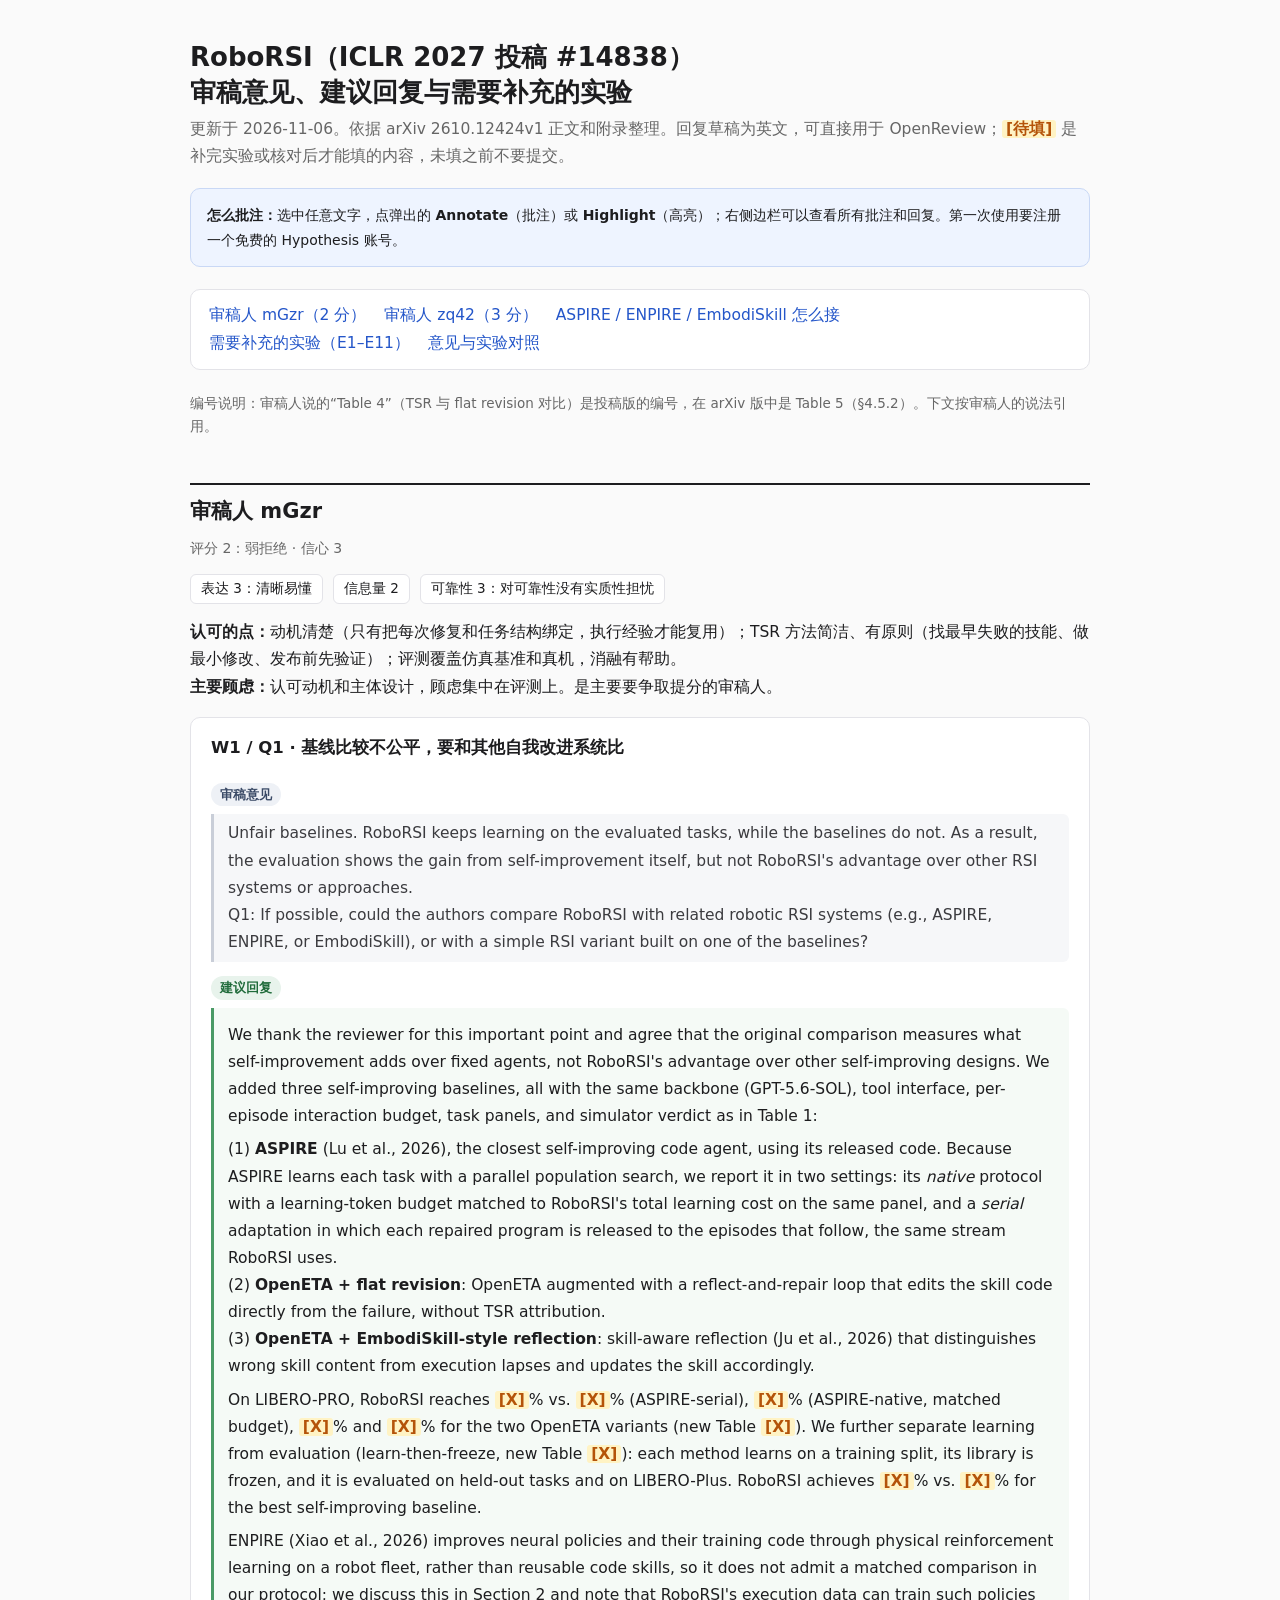
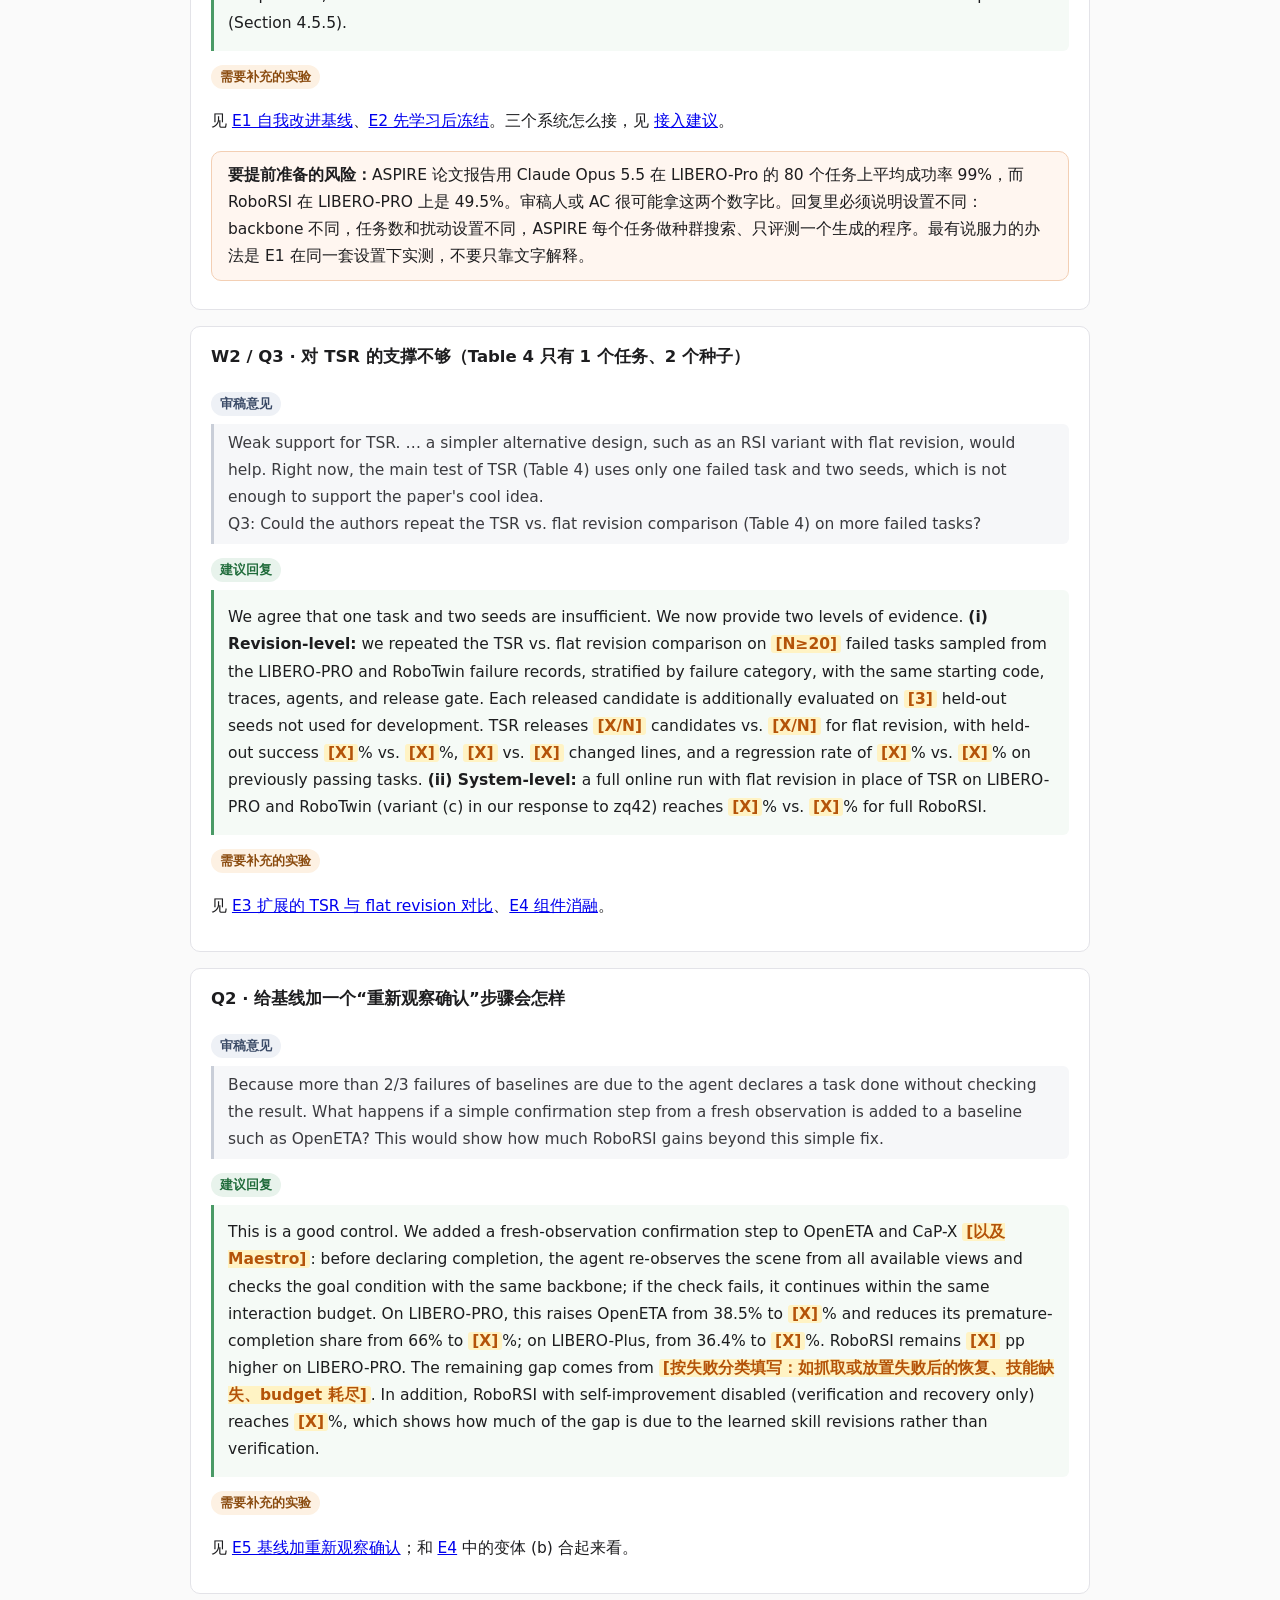
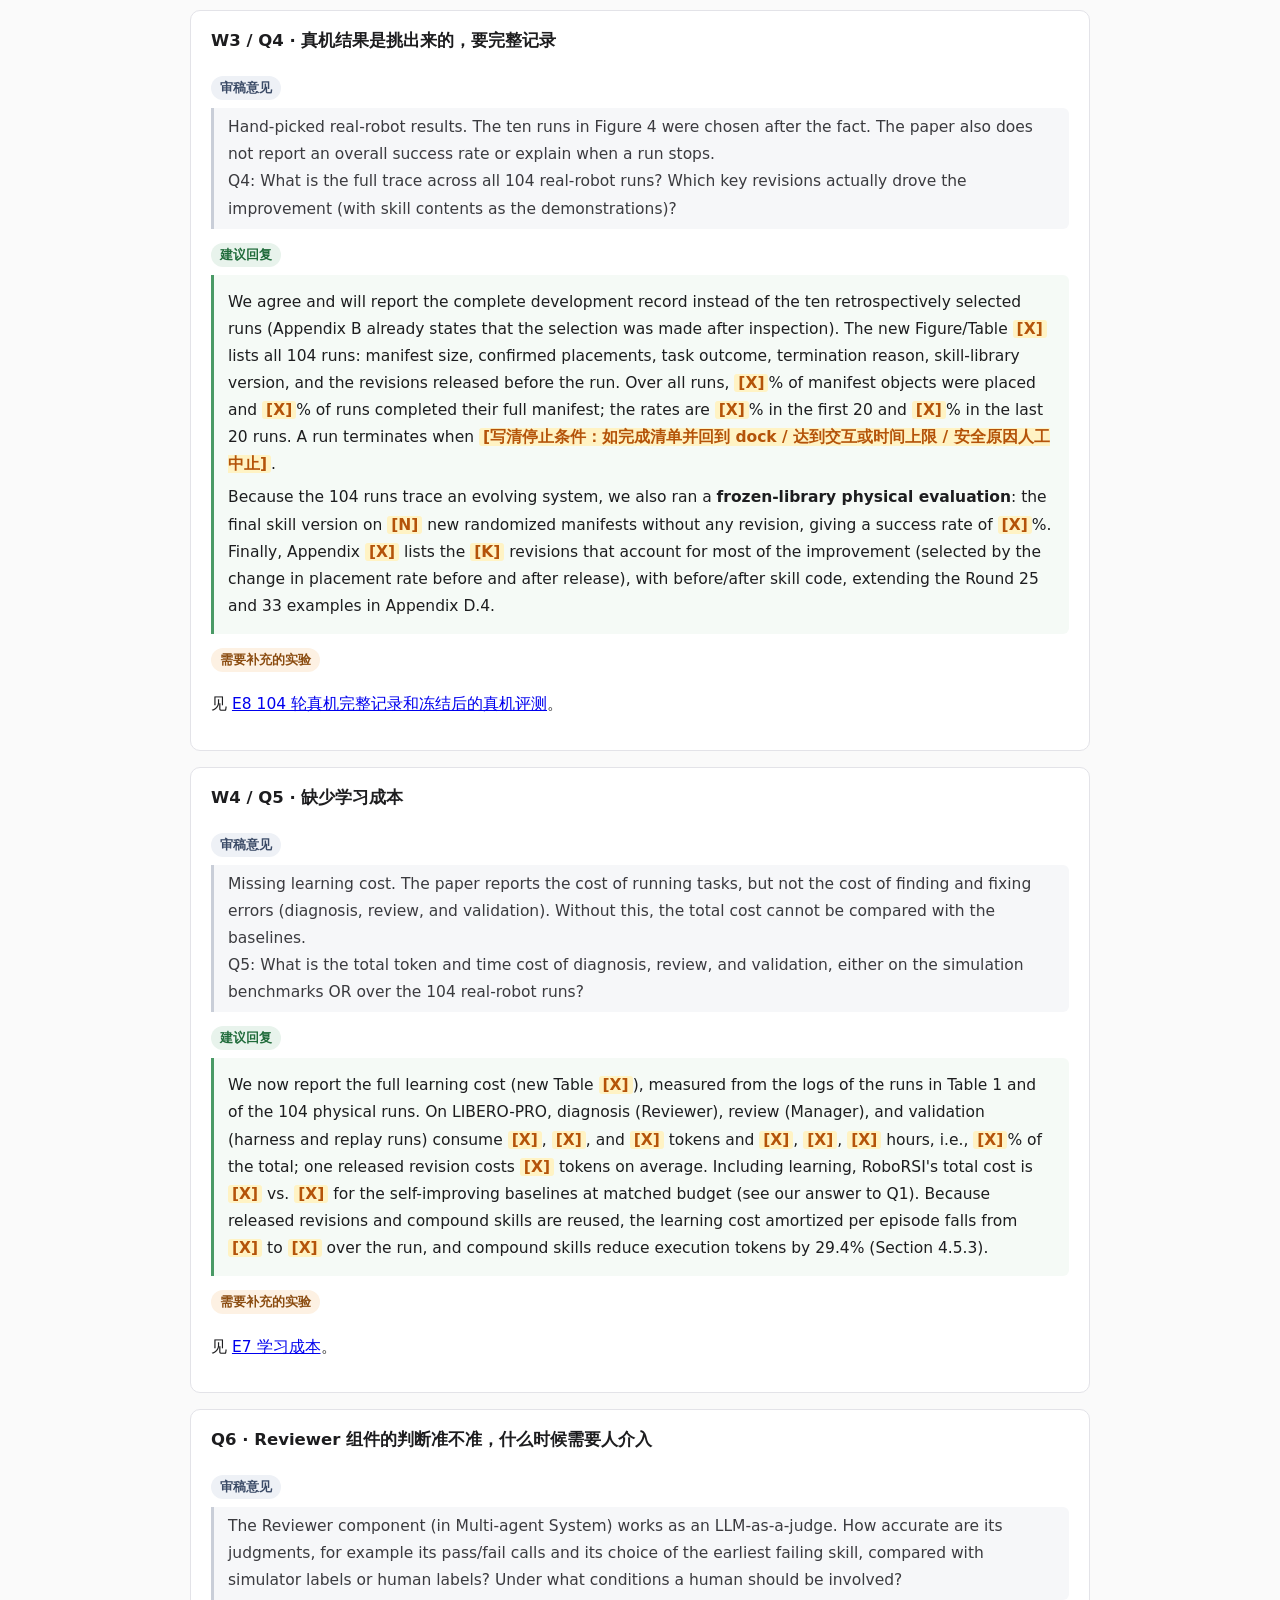
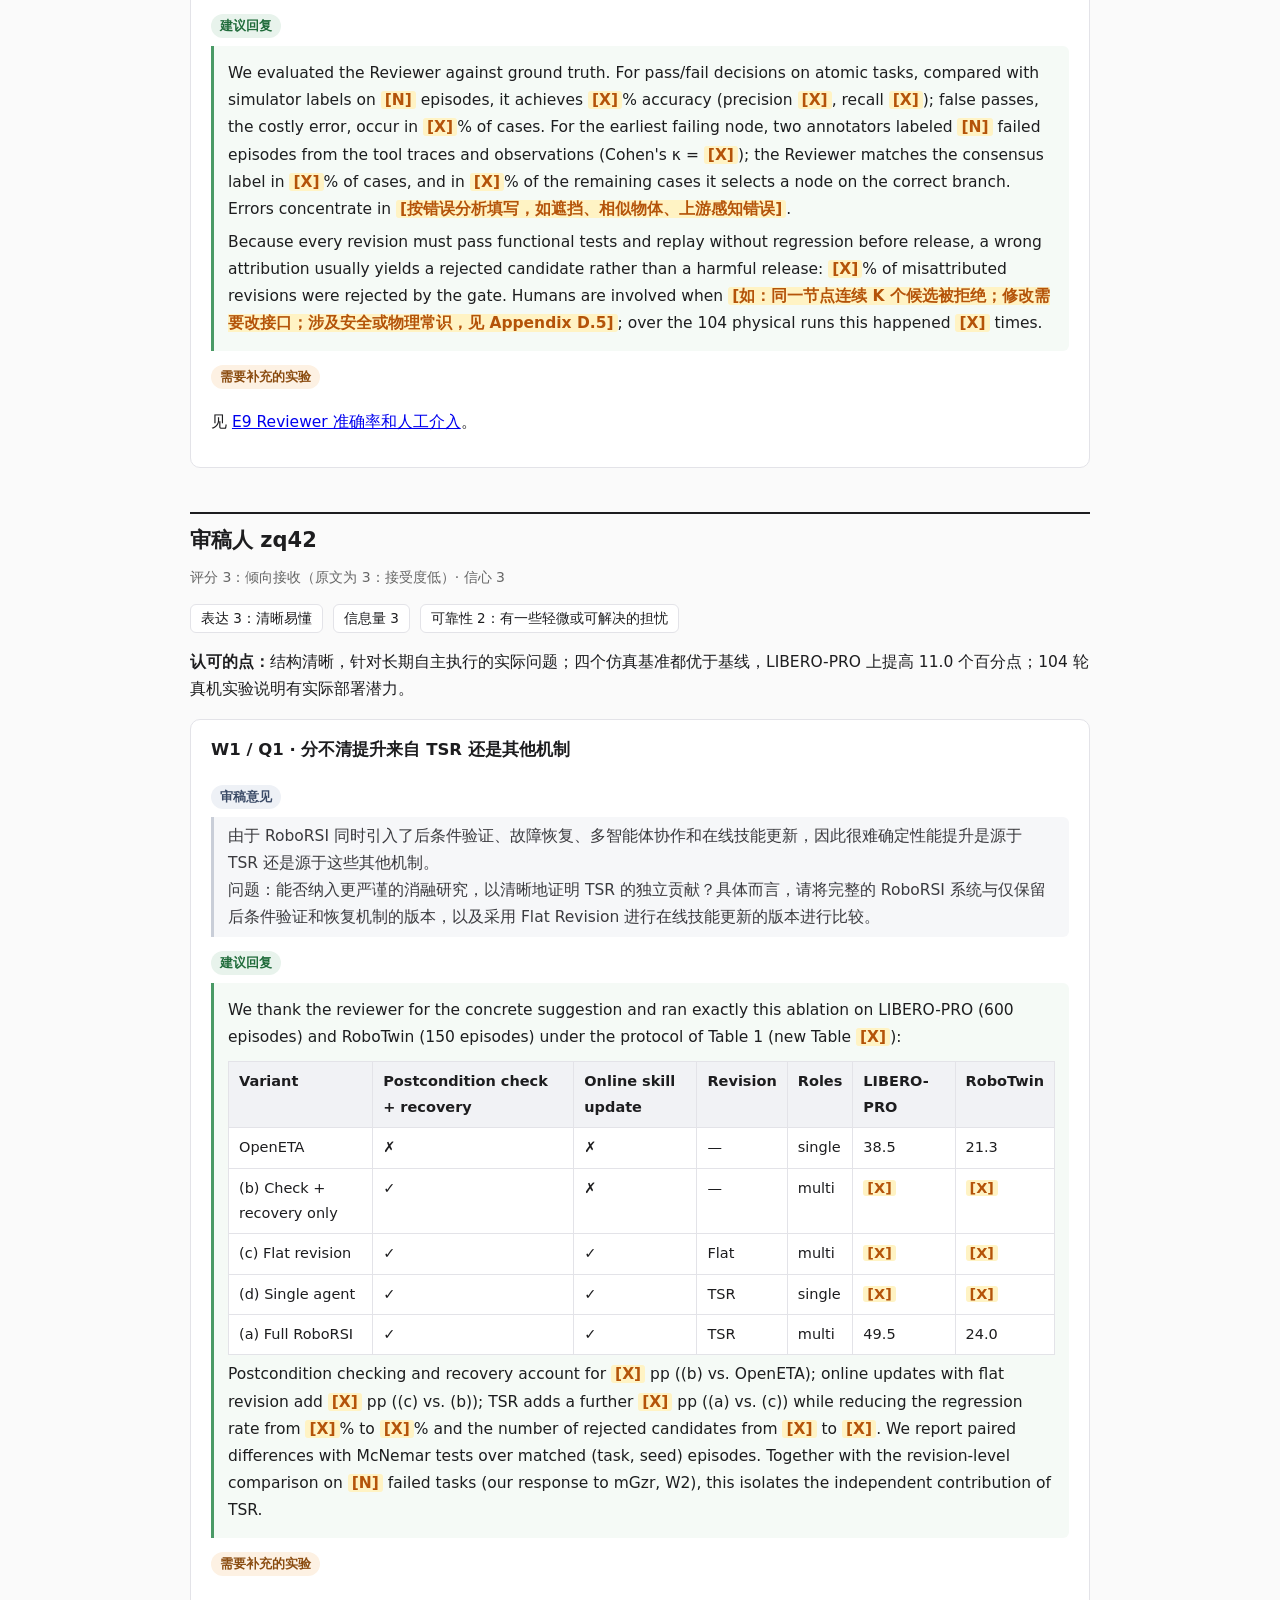
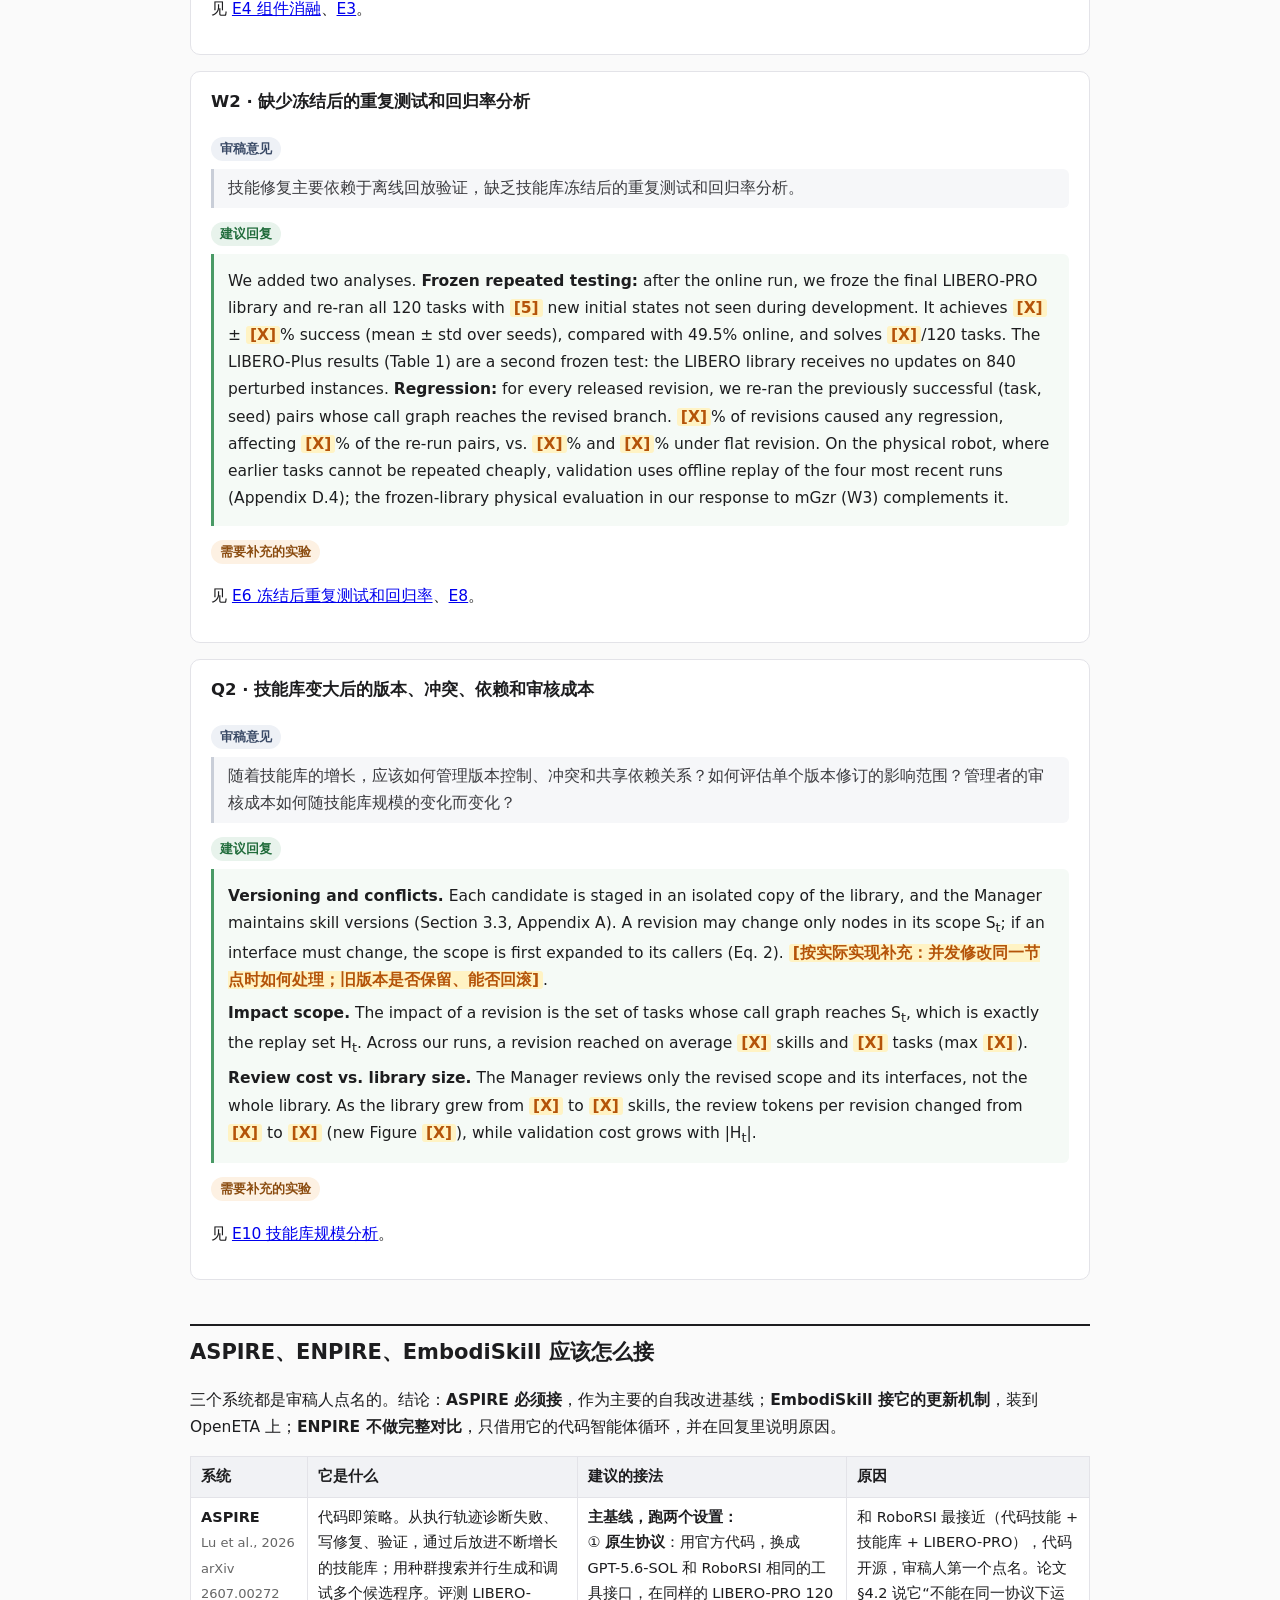
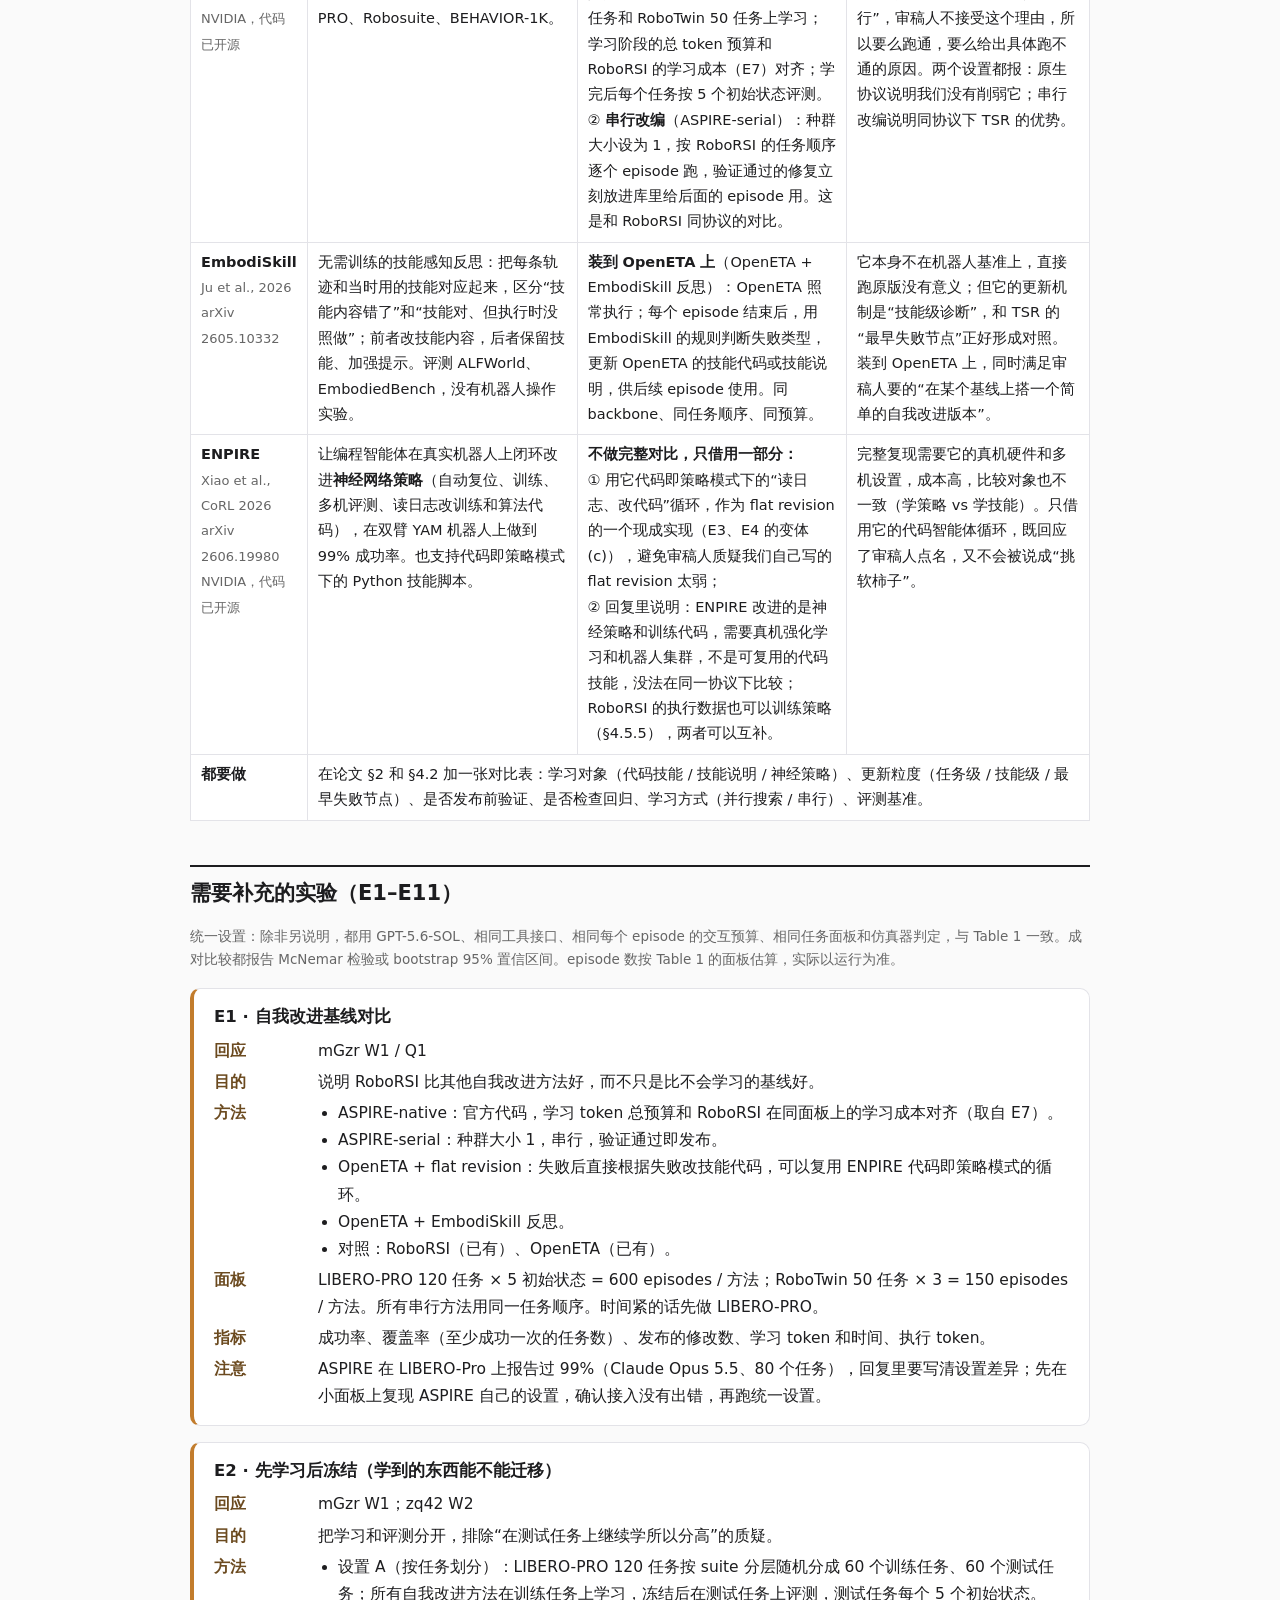
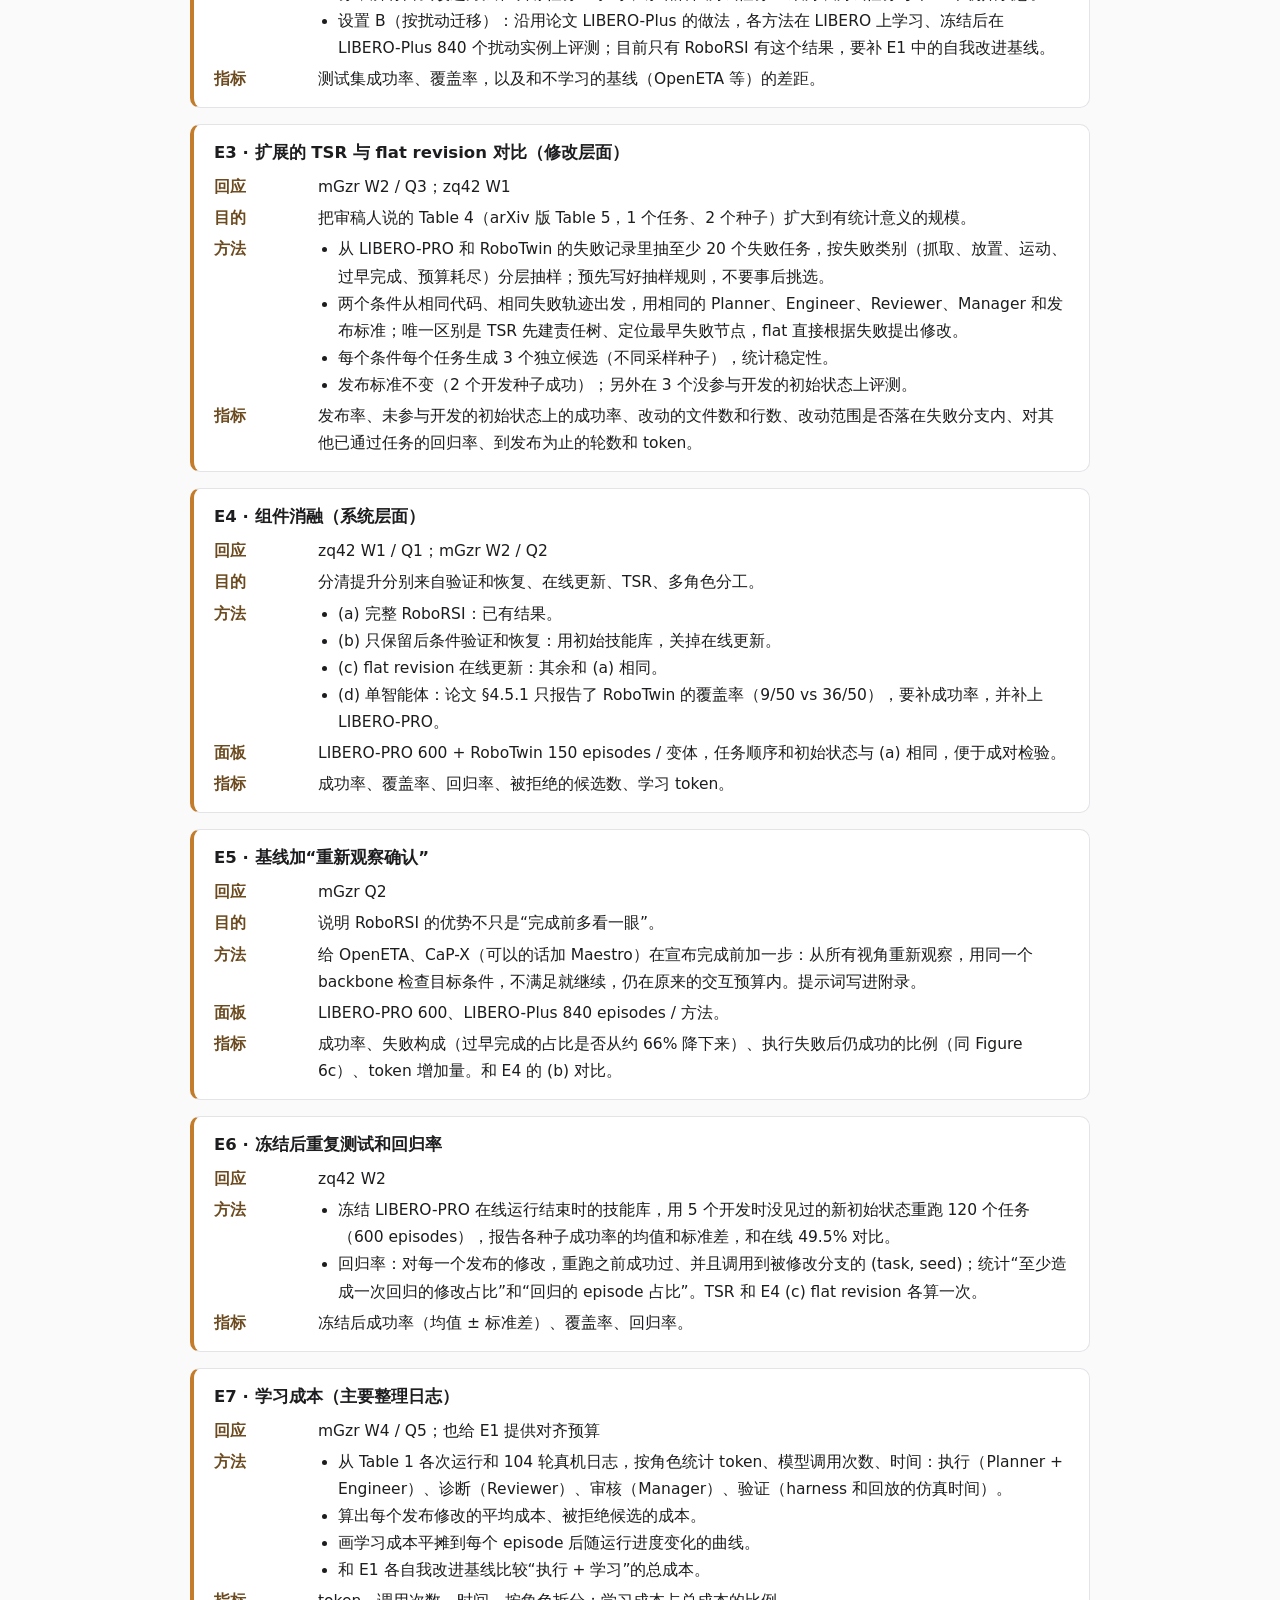
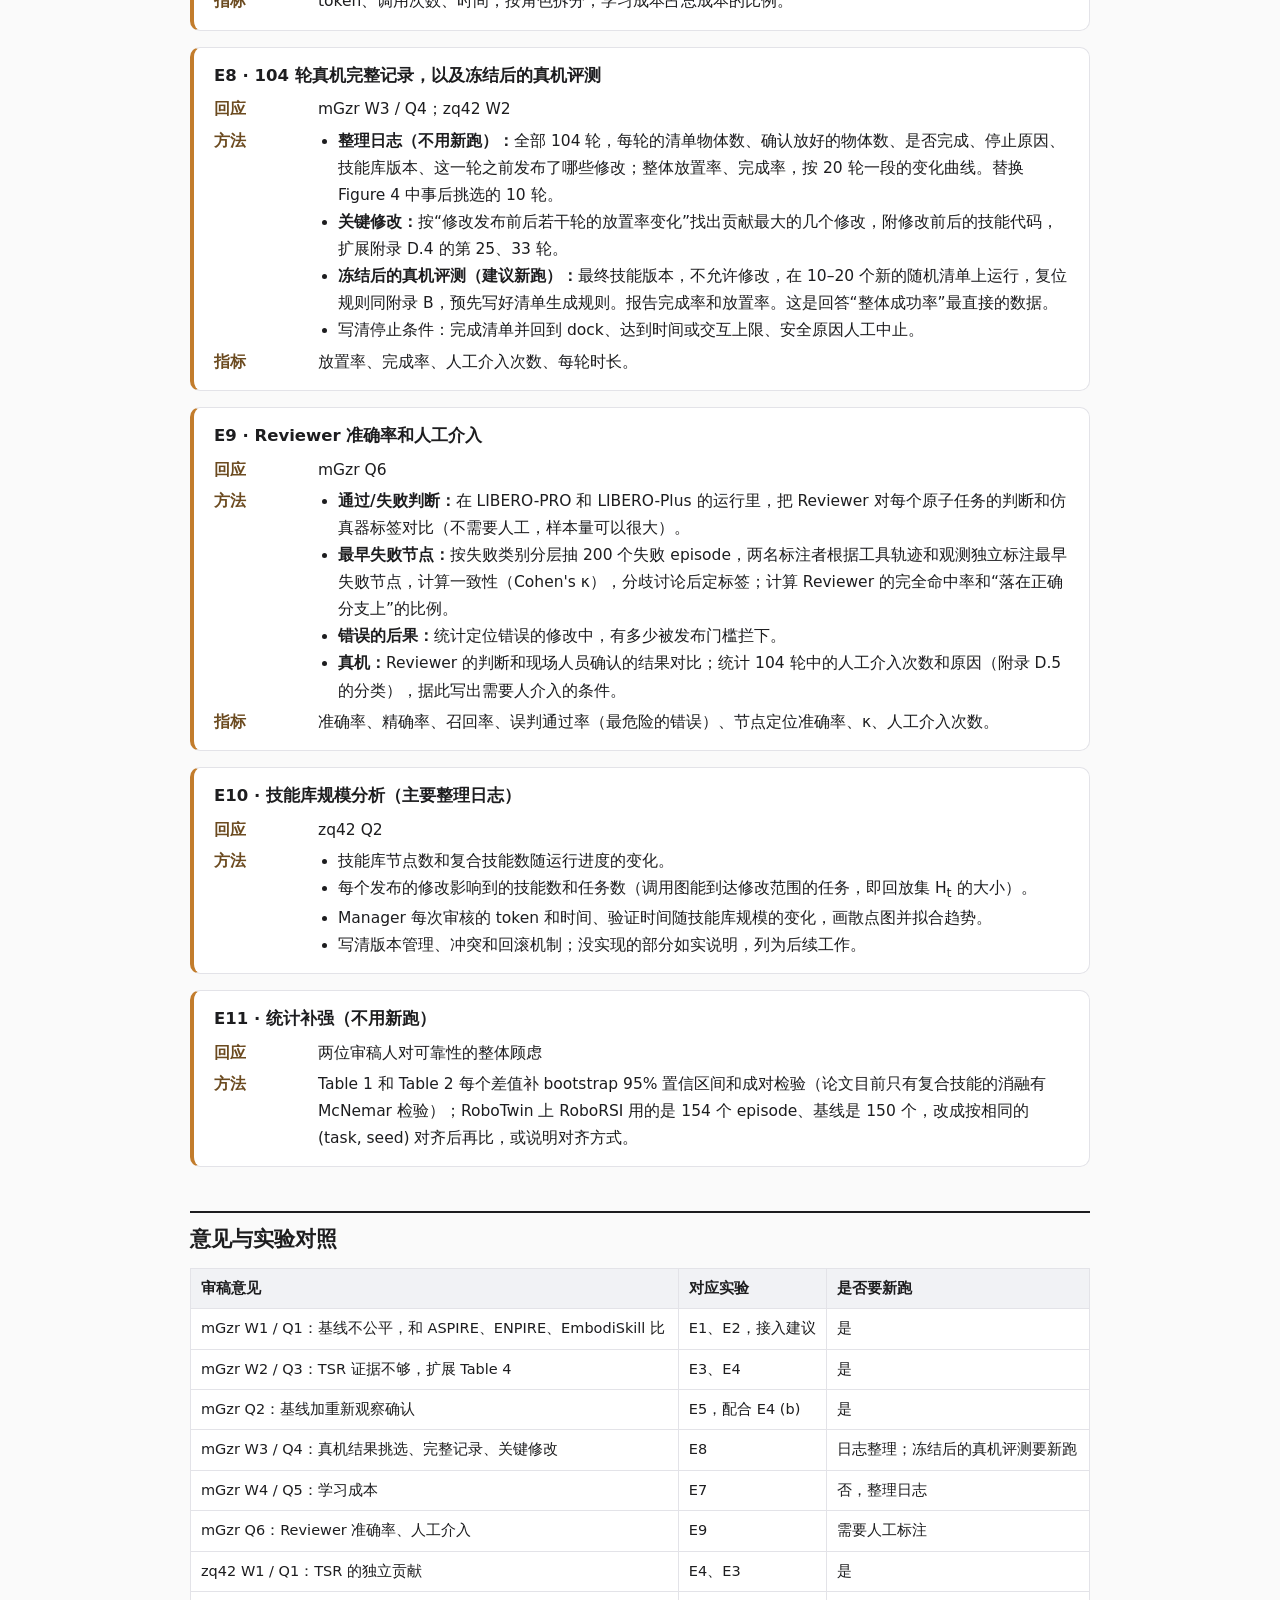
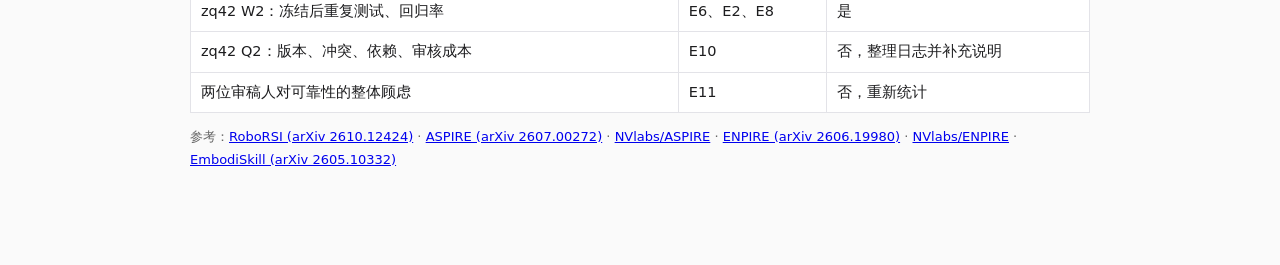
<file: review/roborsi-rebuttal/index.html>
<!doctype html>
<html lang="zh-CN"><head><meta charset="utf-8"><meta name="viewport" content="width=device-width,initial-scale=1">
<meta name="robots" content="noindex,nofollow">
<title>ICLR 2027 #14838 RoboRSI · 审稿意见、回复与补充实验</title>
<style>
:root{--fg:#1d1d1f;--mut:#666;--line:#e3e3e8;--bg:#fafafa;--acc:#2456c9;--warn:#b45309}
*{box-sizing:border-box}
body{margin:0;background:var(--bg);color:var(--fg);font:15.5px/1.75 -apple-system,BlinkMacSystemFont,"PingFang SC","Noto Sans SC","Microsoft YaHei",system-ui,sans-serif}
main{max-width:940px;margin:0 auto;padding:40px 20px 80px}
h1{font-size:26px;line-height:1.35;margin:0 0 6px}
.sub{color:var(--mut);margin:0 0 18px}
nav.toc{background:#fff;border:1px solid var(--line);border-radius:10px;padding:12px 18px;margin-bottom:22px}
nav.toc a{color:var(--acc);text-decoration:none;margin-right:18px;white-space:nowrap}
h2{font-size:21px;margin:44px 0 6px;padding-top:8px;border-top:2px solid var(--fg)}
.meta{color:var(--mut);font-size:14px;margin-bottom:14px}
.item{background:#fff;border:1px solid var(--line);border-radius:10px;padding:16px 20px;margin:16px 0}
.item h3{font-size:16.5px;margin:0 0 10px}
.lab{display:inline-block;font-size:12.5px;font-weight:600;padding:1px 9px;border-radius:999px;margin:10px 0 4px}
.l1{background:#eef1f6;color:#3a4a66}.l2{background:#e8f3ec;color:#1f6b3a}.l3{background:#fdf1e3;color:#8a4b0f}
blockquote{margin:4px 0;padding:6px 14px;border-left:3px solid #c9ced8;color:#3b3b3f;background:#f6f7f9;border-radius:0 6px 6px 0}
.resp{margin:4px 0;padding:8px 14px;border-left:3px solid #4a9a66;background:#f5faf6;border-radius:0 6px 6px 0}
.resp p{margin:6px 0}
.exp{margin:4px 0 0 0;padding-left:22px}
.exp li{margin:3px 0}
.tbd{background:#fff3c4;color:var(--warn);padding:0 4px;border-radius:3px;font-weight:600}
.note{font-size:13.5px;color:var(--mut)}
.tip{background:#eef4ff;border:1px solid #c9d8f5;border-radius:10px;padding:10px 16px;font-size:14px;margin:0 0 22px}
.tip p{margin:4px 0}
.risk{background:#fff6f0;border:1px solid #f3cfb4;border-radius:10px;padding:10px 16px;margin:12px 0}
table{border-collapse:collapse;width:100%;background:#fff;font-size:14.5px;margin-top:10px}
th,td{border:1px solid var(--line);padding:7px 10px;text-align:left;vertical-align:top}
th{background:#f1f2f5}
.scores{display:flex;gap:10px;flex-wrap:wrap;margin:6px 0 10px}
.scores span{background:#fff;border:1px solid var(--line);border-radius:6px;padding:2px 10px;font-size:13.5px}
.exp-card{background:#fff;border:1px solid var(--line);border-left:4px solid #c27c2c;border-radius:10px;padding:14px 20px;margin:16px 0}
.exp-card h3{font-size:16.5px;margin:0 0 6px}
.exp-card dl{margin:0;display:grid;grid-template-columns:92px 1fr;gap:4px 12px}
.exp-card dt{font-weight:600;color:#6b4a1f}
.exp-card dd{margin:0}
.exp-card ul{margin:0;padding-left:20px}
.ref{font-size:13px;color:var(--mut)}
code{background:#f1f2f5;padding:0 4px;border-radius:3px;font-size:13.5px}
</style>
<script>window.hypothesisConfig=function(){return {openSidebar:false,showHighlights:"always"};};</script>
<script src="https://hypothes.is/embed.js" async></script>
</head>
<body><main>
<h1>RoboRSI（ICLR 2027 投稿 #14838）<br>审稿意见、建议回复与需要补充的实验</h1>
<p class="sub">更新于 2026-11-06。依据 arXiv 2610.12424v1 正文和附录整理。回复草稿为英文，可直接用于 OpenReview；<span class="tbd">[待填]</span> 是补完实验或核对后才能填的内容，未填之前不要提交。</p>

<div class="tip">
<p><b>怎么批注：</b>选中任意文字，点弹出的 <b>Annotate</b>（批注）或 <b>Highlight</b>（高亮）；右侧边栏可以查看所有批注和回复。第一次使用要注册一个免费的 Hypothesis 账号。</p>

</div>

<nav class="toc"><a href="#mgzr">审稿人 mGzr（2 分）</a><a href="#zq42">审稿人 zq42（3 分）</a><a href="#baselines">ASPIRE / ENPIRE / EmbodiSkill 怎么接</a><a href="#exps">需要补充的实验（E1–E11）</a><a href="#map">意见与实验对照</a></nav>

<p class="note">编号说明：审稿人说的“Table 4”（TSR 与 flat revision 对比）是投稿版的编号，在 arXiv 版中是 Table 5（§4.5.2）。下文按审稿人的说法引用。</p>

<!-- ====================== mGzr ====================== -->
<h2 id="mgzr">审稿人 mGzr</h2>
<div class="meta">评分 2：弱拒绝 · 信心 3</div>
<div class="scores"><span>表达 3：清晰易懂</span><span>信息量 2</span><span>可靠性 3：对可靠性没有实质性担忧</span></div>
<p><b>认可的点：</b>动机清楚（只有把每次修复和任务结构绑定，执行经验才能复用）；TSR 方法简洁、有原则（找最早失败的技能、做最小修改、发布前先验证）；评测覆盖仿真基准和真机，消融有帮助。<br><b>主要顾虑：</b>认可动机和主体设计，顾虑集中在评测上。是主要要争取提分的审稿人。</p>

<div class="item" id="m1">
<h3>W1 / Q1 · 基线比较不公平，要和其他自我改进系统比</h3>
<span class="lab l1">审稿意见</span>
<blockquote>Unfair baselines. RoboRSI keeps learning on the evaluated tasks, while the baselines do not. As a result, the evaluation shows the gain from self-improvement itself, but not RoboRSI's advantage over other RSI systems or approaches.<br>Q1: If possible, could the authors compare RoboRSI with related robotic RSI systems (e.g., ASPIRE, ENPIRE, or EmbodiSkill), or with a simple RSI variant built on one of the baselines?</blockquote>
<span class="lab l2">建议回复</span>
<div class="resp">
<p>We thank the reviewer for this important point and agree that the original comparison measures what self-improvement adds over fixed agents, not RoboRSI's advantage over other self-improving designs. We added three self-improving baselines, all with the same backbone (GPT-5.6-SOL), tool interface, per-episode interaction budget, task panels, and simulator verdict as in Table 1:</p>
<p>(1) <b>ASPIRE</b> (Lu et al., 2026), the closest self-improving code agent, using its released code. Because ASPIRE learns each task with a parallel population search, we report it in two settings: its <i>native</i> protocol with a learning-token budget matched to RoboRSI's total learning cost on the same panel, and a <i>serial</i> adaptation in which each repaired program is released to the episodes that follow, the same stream RoboRSI uses.<br>(2) <b>OpenETA + flat revision</b>: OpenETA augmented with a reflect-and-repair loop that edits the skill code directly from the failure, without TSR attribution.<br>(3) <b>OpenETA + EmbodiSkill-style reflection</b>: skill-aware reflection (Ju et al., 2026) that distinguishes wrong skill content from execution lapses and updates the skill accordingly.</p>
<p>On LIBERO-PRO, RoboRSI reaches <span class="tbd">[X]</span>% vs. <span class="tbd">[X]</span>% (ASPIRE-serial), <span class="tbd">[X]</span>% (ASPIRE-native, matched budget), <span class="tbd">[X]</span>% and <span class="tbd">[X]</span>% for the two OpenETA variants (new Table <span class="tbd">[X]</span>). We further separate learning from evaluation (learn-then-freeze, new Table <span class="tbd">[X]</span>): each method learns on a training split, its library is frozen, and it is evaluated on held-out tasks and on LIBERO-Plus. RoboRSI achieves <span class="tbd">[X]</span>% vs. <span class="tbd">[X]</span>% for the best self-improving baseline.</p>
<p>ENPIRE (Xiao et al., 2026) improves neural policies and their training code through physical reinforcement learning on a robot fleet, rather than reusable code skills, so it does not admit a matched comparison in our protocol; we discuss this in Section 2 and note that RoboRSI's execution data can train such policies (Section 4.5.5).</p>
</div>
<span class="lab l3">需要补充的实验</span>
<p>见 <a href="#E1">E1 自我改进基线</a>、<a href="#E2">E2 先学习后冻结</a>。三个系统怎么接，见 <a href="#baselines">接入建议</a>。</p>
<div class="risk"><b>要提前准备的风险：</b>ASPIRE 论文报告用 Claude Opus 5.5 在 LIBERO-Pro 的 80 个任务上平均成功率 99%，而 RoboRSI 在 LIBERO-PRO 上是 49.5%。审稿人或 AC 很可能拿这两个数字比。回复里必须说明设置不同：backbone 不同，任务数和扰动设置不同，ASPIRE 每个任务做种群搜索、只评测一个生成的程序。最有说服力的办法是 E1 在同一套设置下实测，不要只靠文字解释。</div>
</div>

<div class="item" id="m2">
<h3>W2 / Q3 · 对 TSR 的支撑不够（Table 4 只有 1 个任务、2 个种子）</h3>
<span class="lab l1">审稿意见</span>
<blockquote>Weak support for TSR. … a simpler alternative design, such as an RSI variant with flat revision, would help. Right now, the main test of TSR (Table 4) uses only one failed task and two seeds, which is not enough to support the paper's cool idea.<br>Q3: Could the authors repeat the TSR vs. flat revision comparison (Table 4) on more failed tasks?</blockquote>
<span class="lab l2">建议回复</span>
<div class="resp">
<p>We agree that one task and two seeds are insufficient. We now provide two levels of evidence. <b>(i) Revision-level:</b> we repeated the TSR vs. flat revision comparison on <span class="tbd">[N≥20]</span> failed tasks sampled from the LIBERO-PRO and RoboTwin failure records, stratified by failure category, with the same starting code, traces, agents, and release gate. Each released candidate is additionally evaluated on <span class="tbd">[3]</span> held-out seeds not used for development. TSR releases <span class="tbd">[X/N]</span> candidates vs. <span class="tbd">[X/N]</span> for flat revision, with held-out success <span class="tbd">[X]</span>% vs. <span class="tbd">[X]</span>%, <span class="tbd">[X]</span> vs. <span class="tbd">[X]</span> changed lines, and a regression rate of <span class="tbd">[X]</span>% vs. <span class="tbd">[X]</span>% on previously passing tasks. <b>(ii) System-level:</b> a full online run with flat revision in place of TSR on LIBERO-PRO and RoboTwin (variant (c) in our response to zq42) reaches <span class="tbd">[X]</span>% vs. <span class="tbd">[X]</span>% for full RoboRSI.</p>
</div>
<span class="lab l3">需要补充的实验</span>
<p>见 <a href="#E3">E3 扩展的 TSR 与 flat revision 对比</a>、<a href="#E4">E4 组件消融</a>。</p>
</div>

<div class="item" id="m3">
<h3>Q2 · 给基线加一个“重新观察确认”步骤会怎样</h3>
<span class="lab l1">审稿意见</span>
<blockquote>Because more than 2/3 failures of baselines are due to the agent declares a task done without checking the result. What happens if a simple confirmation step from a fresh observation is added to a baseline such as OpenETA? This would show how much RoboRSI gains beyond this simple fix.</blockquote>
<span class="lab l2">建议回复</span>
<div class="resp">
<p>This is a good control. We added a fresh-observation confirmation step to OpenETA and CaP-X <span class="tbd">[以及 Maestro]</span>: before declaring completion, the agent re-observes the scene from all available views and checks the goal condition with the same backbone; if the check fails, it continues within the same interaction budget. On LIBERO-PRO, this raises OpenETA from 38.5% to <span class="tbd">[X]</span>% and reduces its premature-completion share from 66% to <span class="tbd">[X]</span>%; on LIBERO-Plus, from 36.4% to <span class="tbd">[X]</span>%. RoboRSI remains <span class="tbd">[X]</span> pp higher on LIBERO-PRO. The remaining gap comes from <span class="tbd">[按失败分类填写：如抓取或放置失败后的恢复、技能缺失、budget 耗尽]</span>. In addition, RoboRSI with self-improvement disabled (verification and recovery only) reaches <span class="tbd">[X]</span>%, which shows how much of the gap is due to the learned skill revisions rather than verification.</p>
</div>
<span class="lab l3">需要补充的实验</span>
<p>见 <a href="#E5">E5 基线加重新观察确认</a>；和 <a href="#E4">E4</a> 中的变体 (b) 合起来看。</p>
</div>

<div class="item" id="m4">
<h3>W3 / Q4 · 真机结果是挑出来的，要完整记录</h3>
<span class="lab l1">审稿意见</span>
<blockquote>Hand-picked real-robot results. The ten runs in Figure 4 were chosen after the fact. The paper also does not report an overall success rate or explain when a run stops.<br>Q4: What is the full trace across all 104 real-robot runs? Which key revisions actually drove the improvement (with skill contents as the demonstrations)?</blockquote>
<span class="lab l2">建议回复</span>
<div class="resp">
<p>We agree and will report the complete development record instead of the ten retrospectively selected runs (Appendix B already states that the selection was made after inspection). The new Figure/Table <span class="tbd">[X]</span> lists all 104 runs: manifest size, confirmed placements, task outcome, termination reason, skill-library version, and the revisions released before the run. Over all runs, <span class="tbd">[X]</span>% of manifest objects were placed and <span class="tbd">[X]</span>% of runs completed their full manifest; the rates are <span class="tbd">[X]</span>% in the first 20 and <span class="tbd">[X]</span>% in the last 20 runs. A run terminates when <span class="tbd">[写清停止条件：如完成清单并回到 dock / 达到交互或时间上限 / 安全原因人工中止]</span>.</p>
<p>Because the 104 runs trace an evolving system, we also ran a <b>frozen-library physical evaluation</b>: the final skill version on <span class="tbd">[N]</span> new randomized manifests without any revision, giving a success rate of <span class="tbd">[X]</span>%. Finally, Appendix <span class="tbd">[X]</span> lists the <span class="tbd">[K]</span> revisions that account for most of the improvement (selected by the change in placement rate before and after release), with before/after skill code, extending the Round 25 and 33 examples in Appendix D.4.</p>
</div>
<span class="lab l3">需要补充的实验</span>
<p>见 <a href="#E8">E8 104 轮真机完整记录和冻结后的真机评测</a>。</p>
</div>

<div class="item" id="m5">
<h3>W4 / Q5 · 缺少学习成本</h3>
<span class="lab l1">审稿意见</span>
<blockquote>Missing learning cost. The paper reports the cost of running tasks, but not the cost of finding and fixing errors (diagnosis, review, and validation). Without this, the total cost cannot be compared with the baselines.<br>Q5: What is the total token and time cost of diagnosis, review, and validation, either on the simulation benchmarks OR over the 104 real-robot runs?</blockquote>
<span class="lab l2">建议回复</span>
<div class="resp">
<p>We now report the full learning cost (new Table <span class="tbd">[X]</span>), measured from the logs of the runs in Table 1 and of the 104 physical runs. On LIBERO-PRO, diagnosis (Reviewer), review (Manager), and validation (harness and replay runs) consume <span class="tbd">[X]</span>, <span class="tbd">[X]</span>, and <span class="tbd">[X]</span> tokens and <span class="tbd">[X]</span>, <span class="tbd">[X]</span>, <span class="tbd">[X]</span> hours, i.e., <span class="tbd">[X]</span>% of the total; one released revision costs <span class="tbd">[X]</span> tokens on average. Including learning, RoboRSI's total cost is <span class="tbd">[X]</span> vs. <span class="tbd">[X]</span> for the self-improving baselines at matched budget (see our answer to Q1). Because released revisions and compound skills are reused, the learning cost amortized per episode falls from <span class="tbd">[X]</span> to <span class="tbd">[X]</span> over the run, and compound skills reduce execution tokens by 29.4% (Section 4.5.3).</p>
</div>
<span class="lab l3">需要补充的实验</span>
<p>见 <a href="#E7">E7 学习成本</a>。</p>
</div>

<div class="item" id="m6">
<h3>Q6 · Reviewer 组件的判断准不准，什么时候需要人介入</h3>
<span class="lab l1">审稿意见</span>
<blockquote>The Reviewer component (in Multi-agent System) works as an LLM-as-a-judge. How accurate are its judgments, for example its pass/fail calls and its choice of the earliest failing skill, compared with simulator labels or human labels? Under what conditions a human should be involved?</blockquote>
<span class="lab l2">建议回复</span>
<div class="resp">
<p>We evaluated the Reviewer against ground truth. For pass/fail decisions on atomic tasks, compared with simulator labels on <span class="tbd">[N]</span> episodes, it achieves <span class="tbd">[X]</span>% accuracy (precision <span class="tbd">[X]</span>, recall <span class="tbd">[X]</span>); false passes, the costly error, occur in <span class="tbd">[X]</span>% of cases. For the earliest failing node, two annotators labeled <span class="tbd">[N]</span> failed episodes from the tool traces and observations (Cohen's κ = <span class="tbd">[X]</span>); the Reviewer matches the consensus label in <span class="tbd">[X]</span>% of cases, and in <span class="tbd">[X]</span>% of the remaining cases it selects a node on the correct branch. Errors concentrate in <span class="tbd">[按错误分析填写，如遮挡、相似物体、上游感知错误]</span>.</p>
<p>Because every revision must pass functional tests and replay without regression before release, a wrong attribution usually yields a rejected candidate rather than a harmful release: <span class="tbd">[X]</span>% of misattributed revisions were rejected by the gate. Humans are involved when <span class="tbd">[如：同一节点连续 K 个候选被拒绝；修改需要改接口；涉及安全或物理常识，见 Appendix D.5]</span>; over the 104 physical runs this happened <span class="tbd">[X]</span> times.</p>
</div>
<span class="lab l3">需要补充的实验</span>
<p>见 <a href="#E9">E9 Reviewer 准确率和人工介入</a>。</p>
</div>

<!-- ====================== zq42 ====================== -->
<h2 id="zq42">审稿人 zq42</h2>
<div class="meta">评分 3：倾向接收（原文为 3：接受度低）· 信心 3</div>
<div class="scores"><span>表达 3：清晰易懂</span><span>信息量 3</span><span>可靠性 2：有一些轻微或可解决的担忧</span></div>
<p><b>认可的点：</b>结构清晰，针对长期自主执行的实际问题；四个仿真基准都优于基线，LIBERO-PRO 上提高 11.0 个百分点；104 轮真机实验说明有实际部署潜力。</p>

<div class="item" id="z1">
<h3>W1 / Q1 · 分不清提升来自 TSR 还是其他机制</h3>
<span class="lab l1">审稿意见</span>
<blockquote>由于 RoboRSI 同时引入了后条件验证、故障恢复、多智能体协作和在线技能更新，因此很难确定性能提升是源于 TSR 还是源于这些其他机制。<br>问题：能否纳入更严谨的消融研究，以清晰地证明 TSR 的独立贡献？具体而言，请将完整的 RoboRSI 系统与仅保留后条件验证和恢复机制的版本，以及采用 Flat Revision 进行在线技能更新的版本进行比较。</blockquote>
<span class="lab l2">建议回复</span>
<div class="resp">
<p>We thank the reviewer for the concrete suggestion and ran exactly this ablation on LIBERO-PRO (600 episodes) and RoboTwin (150 episodes) under the protocol of Table 1 (new Table <span class="tbd">[X]</span>):</p>
<table>
<tr><th>Variant</th><th>Postcondition check + recovery</th><th>Online skill update</th><th>Revision</th><th>Roles</th><th>LIBERO-PRO</th><th>RoboTwin</th></tr>
<tr><td>OpenETA</td><td>✗</td><td>✗</td><td>—</td><td>single</td><td>38.5</td><td>21.3</td></tr>
<tr><td>(b) Check + recovery only</td><td>✓</td><td>✗</td><td>—</td><td>multi</td><td><span class="tbd">[X]</span></td><td><span class="tbd">[X]</span></td></tr>
<tr><td>(c) Flat revision</td><td>✓</td><td>✓</td><td>Flat</td><td>multi</td><td><span class="tbd">[X]</span></td><td><span class="tbd">[X]</span></td></tr>
<tr><td>(d) Single agent</td><td>✓</td><td>✓</td><td>TSR</td><td>single</td><td><span class="tbd">[X]</span></td><td><span class="tbd">[X]</span></td></tr>
<tr><td>(a) Full RoboRSI</td><td>✓</td><td>✓</td><td>TSR</td><td>multi</td><td>49.5</td><td>24.0</td></tr>
</table>
<p>Postcondition checking and recovery account for <span class="tbd">[X]</span> pp ((b) vs. OpenETA); online updates with flat revision add <span class="tbd">[X]</span> pp ((c) vs. (b)); TSR adds a further <span class="tbd">[X]</span> pp ((a) vs. (c)) while reducing the regression rate from <span class="tbd">[X]</span>% to <span class="tbd">[X]</span>% and the number of rejected candidates from <span class="tbd">[X]</span> to <span class="tbd">[X]</span>. We report paired differences with McNemar tests over matched (task, seed) episodes. Together with the revision-level comparison on <span class="tbd">[N]</span> failed tasks (our response to mGzr, W2), this isolates the independent contribution of TSR.</p>
</div>
<span class="lab l3">需要补充的实验</span>
<p>见 <a href="#E4">E4 组件消融</a>、<a href="#E3">E3</a>。</p>
</div>

<div class="item" id="z2">
<h3>W2 · 缺少冻结后的重复测试和回归率分析</h3>
<span class="lab l1">审稿意见</span>
<blockquote>技能修复主要依赖于离线回放验证，缺乏技能库冻结后的重复测试和回归率分析。</blockquote>
<span class="lab l2">建议回复</span>
<div class="resp">
<p>We added two analyses. <b>Frozen repeated testing:</b> after the online run, we froze the final LIBERO-PRO library and re-ran all 120 tasks with <span class="tbd">[5]</span> new initial states not seen during development. It achieves <span class="tbd">[X]</span> ± <span class="tbd">[X]</span>% success (mean ± std over seeds), compared with 49.5% online, and solves <span class="tbd">[X]</span>/120 tasks. The LIBERO-Plus results (Table 1) are a second frozen test: the LIBERO library receives no updates on 840 perturbed instances. <b>Regression:</b> for every released revision, we re-ran the previously successful (task, seed) pairs whose call graph reaches the revised branch. <span class="tbd">[X]</span>% of revisions caused any regression, affecting <span class="tbd">[X]</span>% of the re-run pairs, vs. <span class="tbd">[X]</span>% and <span class="tbd">[X]</span>% under flat revision. On the physical robot, where earlier tasks cannot be repeated cheaply, validation uses offline replay of the four most recent runs (Appendix D.4); the frozen-library physical evaluation in our response to mGzr (W3) complements it.</p>
</div>
<span class="lab l3">需要补充的实验</span>
<p>见 <a href="#E6">E6 冻结后重复测试和回归率</a>、<a href="#E8">E8</a>。</p>
</div>

<div class="item" id="z3">
<h3>Q2 · 技能库变大后的版本、冲突、依赖和审核成本</h3>
<span class="lab l1">审稿意见</span>
<blockquote>随着技能库的增长，应该如何管理版本控制、冲突和共享依赖关系？如何评估单个版本修订的影响范围？管理者的审核成本如何随技能库规模的变化而变化？</blockquote>
<span class="lab l2">建议回复</span>
<div class="resp">
<p><b>Versioning and conflicts.</b> Each candidate is staged in an isolated copy of the library, and the Manager maintains skill versions (Section 3.3, Appendix A). A revision may change only nodes in its scope S<sub>t</sub>; if an interface must change, the scope is first expanded to its callers (Eq. 2). <span class="tbd">[按实际实现补充：并发修改同一节点时如何处理；旧版本是否保留、能否回滚]</span>.</p>
<p><b>Impact scope.</b> The impact of a revision is the set of tasks whose call graph reaches S<sub>t</sub>, which is exactly the replay set H<sub>t</sub>. Across our runs, a revision reached on average <span class="tbd">[X]</span> skills and <span class="tbd">[X]</span> tasks (max <span class="tbd">[X]</span>).</p>
<p><b>Review cost vs. library size.</b> The Manager reviews only the revised scope and its interfaces, not the whole library. As the library grew from <span class="tbd">[X]</span> to <span class="tbd">[X]</span> skills, the review tokens per revision changed from <span class="tbd">[X]</span> to <span class="tbd">[X]</span> (new Figure <span class="tbd">[X]</span>), while validation cost grows with |H<sub>t</sub>|.</p>
</div>
<span class="lab l3">需要补充的实验</span>
<p>见 <a href="#E10">E10 技能库规模分析</a>。</p>
</div>

<!-- ====================== 接入建议 ====================== -->
<h2 id="baselines">ASPIRE、ENPIRE、EmbodiSkill 应该怎么接</h2>
<p>三个系统都是审稿人点名的。结论：<b>ASPIRE 必须接</b>，作为主要的自我改进基线；<b>EmbodiSkill 接它的更新机制</b>，装到 OpenETA 上；<b>ENPIRE 不做完整对比</b>，只借用它的代码智能体循环，并在回复里说明原因。</p>
<table>
<tr><th style="width:13%">系统</th><th style="width:30%">它是什么</th><th style="width:30%">建议的接法</th><th>原因</th></tr>
<tr><td><b>ASPIRE</b><br><span class="ref">Lu et al., 2026<br>arXiv 2607.00272<br>NVIDIA，代码已开源</span></td>
<td>代码即策略。从执行轨迹诊断失败、写修复、验证，通过后放进不断增长的技能库；用种群搜索并行生成和调试多个候选程序。评测 LIBERO-PRO、Robosuite、BEHAVIOR-1K。</td>
<td><b>主基线，跑两个设置：</b><br>① <b>原生协议</b>：用官方代码，换成 GPT-5.6-SOL 和 RoboRSI 相同的工具接口，在同样的 LIBERO-PRO 120 任务和 RoboTwin 50 任务上学习；学习阶段的总 token 预算和 RoboRSI 的学习成本（E7）对齐；学完后每个任务按 5 个初始状态评测。<br>② <b>串行改编</b>（ASPIRE-serial）：种群大小设为 1，按 RoboRSI 的任务顺序逐个 episode 跑，验证通过的修复立刻放进库里给后面的 episode 用。这是和 RoboRSI 同协议的对比。</td>
<td>和 RoboRSI 最接近（代码技能 + 技能库 + LIBERO-PRO），代码开源，审稿人第一个点名。论文 §4.2 说它“不能在同一协议下运行”，审稿人不接受这个理由，所以要么跑通，要么给出具体跑不通的原因。两个设置都报：原生协议说明我们没有削弱它；串行改编说明同协议下 TSR 的优势。</td></tr>
<tr><td><b>EmbodiSkill</b><br><span class="ref">Ju et al., 2026<br>arXiv 2605.10332</span></td>
<td>无需训练的技能感知反思：把每条轨迹和当时用的技能对应起来，区分“技能内容错了”和“技能对、但执行时没照做”；前者改技能内容，后者保留技能、加强提示。评测 ALFWorld、EmbodiedBench，没有机器人操作实验。</td>
<td><b>装到 OpenETA 上</b>（OpenETA + EmbodiSkill 反思）：OpenETA 照常执行；每个 episode 结束后，用 EmbodiSkill 的规则判断失败类型，更新 OpenETA 的技能代码或技能说明，供后续 episode 使用。同 backbone、同任务顺序、同预算。</td>
<td>它本身不在机器人基准上，直接跑原版没有意义；但它的更新机制是“技能级诊断”，和 TSR 的“最早失败节点”正好形成对照。装到 OpenETA 上，同时满足审稿人要的“在某个基线上搭一个简单的自我改进版本”。</td></tr>
<tr><td><b>ENPIRE</b><br><span class="ref">Xiao et al., CoRL 2026<br>arXiv 2606.19980<br>NVIDIA，代码已开源</span></td>
<td>让编程智能体在真实机器人上闭环改进<b>神经网络策略</b>（自动复位、训练、多机评测、读日志改训练和算法代码），在双臂 YAM 机器人上做到 99% 成功率。也支持代码即策略模式下的 Python 技能脚本。</td>
<td><b>不做完整对比，只借用一部分：</b><br>① 用它代码即策略模式下的“读日志、改代码”循环，作为 flat revision 的一个现成实现（E3、E4 的变体 (c)），避免审稿人质疑我们自己写的 flat revision 太弱；<br>② 回复里说明：ENPIRE 改进的是神经策略和训练代码，需要真机强化学习和机器人集群，不是可复用的代码技能，没法在同一协议下比较；RoboRSI 的执行数据也可以训练策略（§4.5.5），两者可以互补。</td>
<td>完整复现需要它的真机硬件和多机设置，成本高，比较对象也不一致（学策略 vs 学技能）。只借用它的代码智能体循环，既回应了审稿人点名，又不会被说成“挑软柿子”。</td></tr>
<tr><td><b>都要做</b></td>
<td colspan="3">在论文 §2 和 §4.2 加一张对比表：学习对象（代码技能 / 技能说明 / 神经策略）、更新粒度（任务级 / 技能级 / 最早失败节点）、是否发布前验证、是否检查回归、学习方式（并行搜索 / 串行）、评测基准。</td></tr>
</table>

<!-- ====================== 实验 ====================== -->
<h2 id="exps">需要补充的实验（E1–E11）</h2>
<p class="note">统一设置：除非另说明，都用 GPT-5.6-SOL、相同工具接口、相同每个 episode 的交互预算、相同任务面板和仿真器判定，与 Table 1 一致。成对比较都报告 McNemar 检验或 bootstrap 95% 置信区间。episode 数按 Table 1 的面板估算，实际以运行为准。</p>

<div class="exp-card" id="E1">
<h3>E1 · 自我改进基线对比</h3>
<dl>
<dt>回应</dt><dd>mGzr W1 / Q1</dd>
<dt>目的</dt><dd>说明 RoboRSI 比其他自我改进方法好，而不只是比不会学习的基线好。</dd>
<dt>方法</dt><dd><ul>
<li>ASPIRE-native：官方代码，学习 token 总预算和 RoboRSI 在同面板上的学习成本对齐（取自 E7）。</li>
<li>ASPIRE-serial：种群大小 1，串行，验证通过即发布。</li>
<li>OpenETA + flat revision：失败后直接根据失败改技能代码，可以复用 ENPIRE 代码即策略模式的循环。</li>
<li>OpenETA + EmbodiSkill 反思。</li>
<li>对照：RoboRSI（已有）、OpenETA（已有）。</li></ul></dd>
<dt>面板</dt><dd>LIBERO-PRO 120 任务 × 5 初始状态 = 600 episodes / 方法；RoboTwin 50 任务 × 3 = 150 episodes / 方法。所有串行方法用同一任务顺序。时间紧的话先做 LIBERO-PRO。</dd>
<dt>指标</dt><dd>成功率、覆盖率（至少成功一次的任务数）、发布的修改数、学习 token 和时间、执行 token。</dd>
<dt>注意</dt><dd>ASPIRE 在 LIBERO-Pro 上报告过 99%（Claude Opus 5.5、80 个任务），回复里要写清设置差异；先在小面板上复现 ASPIRE 自己的设置，确认接入没有出错，再跑统一设置。</dd>
</dl></div>

<div class="exp-card" id="E2">
<h3>E2 · 先学习后冻结（学到的东西能不能迁移）</h3>
<dl>
<dt>回应</dt><dd>mGzr W1；zq42 W2</dd>
<dt>目的</dt><dd>把学习和评测分开，排除“在测试任务上继续学所以分高”的质疑。</dd>
<dt>方法</dt><dd><ul>
<li>设置 A（按任务划分）：LIBERO-PRO 120 任务按 suite 分层随机分成 60 个训练任务、60 个测试任务；所有自我改进方法在训练任务上学习，冻结后在测试任务上评测，测试任务每个 5 个初始状态。</li>
<li>设置 B（按扰动迁移）：沿用论文 LIBERO-Plus 的做法，各方法在 LIBERO 上学习、冻结后在 LIBERO-Plus 840 个扰动实例上评测；目前只有 RoboRSI 有这个结果，要补 E1 中的自我改进基线。</li></ul></dd>
<dt>指标</dt><dd>测试集成功率、覆盖率，以及和不学习的基线（OpenETA 等）的差距。</dd>
</dl></div>

<div class="exp-card" id="E3">
<h3>E3 · 扩展的 TSR 与 flat revision 对比（修改层面）</h3>
<dl>
<dt>回应</dt><dd>mGzr W2 / Q3；zq42 W1</dd>
<dt>目的</dt><dd>把审稿人说的 Table 4（arXiv 版 Table 5，1 个任务、2 个种子）扩大到有统计意义的规模。</dd>
<dt>方法</dt><dd><ul>
<li>从 LIBERO-PRO 和 RoboTwin 的失败记录里抽至少 20 个失败任务，按失败类别（抓取、放置、运动、过早完成、预算耗尽）分层抽样；预先写好抽样规则，不要事后挑选。</li>
<li>两个条件从相同代码、相同失败轨迹出发，用相同的 Planner、Engineer、Reviewer、Manager 和发布标准；唯一区别是 TSR 先建责任树、定位最早失败节点，flat 直接根据失败提出修改。</li>
<li>每个条件每个任务生成 3 个独立候选（不同采样种子），统计稳定性。</li>
<li>发布标准不变（2 个开发种子成功）；另外在 3 个没参与开发的初始状态上评测。</li></ul></dd>
<dt>指标</dt><dd>发布率、未参与开发的初始状态上的成功率、改动的文件数和行数、改动范围是否落在失败分支内、对其他已通过任务的回归率、到发布为止的轮数和 token。</dd>
</dl></div>

<div class="exp-card" id="E4">
<h3>E4 · 组件消融（系统层面）</h3>
<dl>
<dt>回应</dt><dd>zq42 W1 / Q1；mGzr W2 / Q2</dd>
<dt>目的</dt><dd>分清提升分别来自验证和恢复、在线更新、TSR、多角色分工。</dd>
<dt>方法</dt><dd><ul>
<li>(a) 完整 RoboRSI：已有结果。</li>
<li>(b) 只保留后条件验证和恢复：用初始技能库，关掉在线更新。</li>
<li>(c) flat revision 在线更新：其余和 (a) 相同。</li>
<li>(d) 单智能体：论文 §4.5.1 只报告了 RoboTwin 的覆盖率（9/50 vs 36/50），要补成功率，并补上 LIBERO-PRO。</li></ul></dd>
<dt>面板</dt><dd>LIBERO-PRO 600 + RoboTwin 150 episodes / 变体，任务顺序和初始状态与 (a) 相同，便于成对检验。</dd>
<dt>指标</dt><dd>成功率、覆盖率、回归率、被拒绝的候选数、学习 token。</dd>
</dl></div>

<div class="exp-card" id="E5">
<h3>E5 · 基线加“重新观察确认”</h3>
<dl>
<dt>回应</dt><dd>mGzr Q2</dd>
<dt>目的</dt><dd>说明 RoboRSI 的优势不只是“完成前多看一眼”。</dd>
<dt>方法</dt><dd>给 OpenETA、CaP-X（可以的话加 Maestro）在宣布完成前加一步：从所有视角重新观察，用同一个 backbone 检查目标条件，不满足就继续，仍在原来的交互预算内。提示词写进附录。</dd>
<dt>面板</dt><dd>LIBERO-PRO 600、LIBERO-Plus 840 episodes / 方法。</dd>
<dt>指标</dt><dd>成功率、失败构成（过早完成的占比是否从约 66% 降下来）、执行失败后仍成功的比例（同 Figure 6c）、token 增加量。和 E4 的 (b) 对比。</dd>
</dl></div>

<div class="exp-card" id="E6">
<h3>E6 · 冻结后重复测试和回归率</h3>
<dl>
<dt>回应</dt><dd>zq42 W2</dd>
<dt>方法</dt><dd><ul>
<li>冻结 LIBERO-PRO 在线运行结束时的技能库，用 5 个开发时没见过的新初始状态重跑 120 个任务（600 episodes），报告各种子成功率的均值和标准差，和在线 49.5% 对比。</li>
<li>回归率：对每一个发布的修改，重跑之前成功过、并且调用到被修改分支的 (task, seed)；统计“至少造成一次回归的修改占比”和“回归的 episode 占比”。TSR 和 E4 (c) flat revision 各算一次。</li></ul></dd>
<dt>指标</dt><dd>冻结后成功率（均值 ± 标准差）、覆盖率、回归率。</dd>
</dl></div>

<div class="exp-card" id="E7">
<h3>E7 · 学习成本（主要整理日志）</h3>
<dl>
<dt>回应</dt><dd>mGzr W4 / Q5；也给 E1 提供对齐预算</dd>
<dt>方法</dt><dd><ul>
<li>从 Table 1 各次运行和 104 轮真机日志，按角色统计 token、模型调用次数、时间：执行（Planner + Engineer）、诊断（Reviewer）、审核（Manager）、验证（harness 和回放的仿真时间）。</li>
<li>算出每个发布修改的平均成本、被拒绝候选的成本。</li>
<li>画学习成本平摊到每个 episode 后随运行进度变化的曲线。</li>
<li>和 E1 各自我改进基线比较“执行 + 学习”的总成本。</li></ul></dd>
<dt>指标</dt><dd>token、调用次数、时间，按角色拆分；学习成本占总成本的比例。</dd>
</dl></div>

<div class="exp-card" id="E8">
<h3>E8 · 104 轮真机完整记录，以及冻结后的真机评测</h3>
<dl>
<dt>回应</dt><dd>mGzr W3 / Q4；zq42 W2</dd>
<dt>方法</dt><dd><ul>
<li><b>整理日志（不用新跑）：</b>全部 104 轮，每轮的清单物体数、确认放好的物体数、是否完成、停止原因、技能库版本、这一轮之前发布了哪些修改；整体放置率、完成率，按 20 轮一段的变化曲线。替换 Figure 4 中事后挑选的 10 轮。</li>
<li><b>关键修改：</b>按“修改发布前后若干轮的放置率变化”找出贡献最大的几个修改，附修改前后的技能代码，扩展附录 D.4 的第 25、33 轮。</li>
<li><b>冻结后的真机评测（建议新跑）：</b>最终技能版本，不允许修改，在 10–20 个新的随机清单上运行，复位规则同附录 B，预先写好清单生成规则。报告完成率和放置率。这是回答“整体成功率”最直接的数据。</li>
<li>写清停止条件：完成清单并回到 dock、达到时间或交互上限、安全原因人工中止。</li></ul></dd>
<dt>指标</dt><dd>放置率、完成率、人工介入次数、每轮时长。</dd>
</dl></div>

<div class="exp-card" id="E9">
<h3>E9 · Reviewer 准确率和人工介入</h3>
<dl>
<dt>回应</dt><dd>mGzr Q6</dd>
<dt>方法</dt><dd><ul>
<li><b>通过/失败判断：</b>在 LIBERO-PRO 和 LIBERO-Plus 的运行里，把 Reviewer 对每个原子任务的判断和仿真器标签对比（不需要人工，样本量可以很大）。</li>
<li><b>最早失败节点：</b>按失败类别分层抽 200 个失败 episode，两名标注者根据工具轨迹和观测独立标注最早失败节点，计算一致性（Cohen's κ），分歧讨论后定标签；计算 Reviewer 的完全命中率和“落在正确分支上”的比例。</li>
<li><b>错误的后果：</b>统计定位错误的修改中，有多少被发布门槛拦下。</li>
<li><b>真机：</b>Reviewer 的判断和现场人员确认的结果对比；统计 104 轮中的人工介入次数和原因（附录 D.5 的分类），据此写出需要人介入的条件。</li></ul></dd>
<dt>指标</dt><dd>准确率、精确率、召回率、误判通过率（最危险的错误）、节点定位准确率、κ、人工介入次数。</dd>
</dl></div>

<div class="exp-card" id="E10">
<h3>E10 · 技能库规模分析（主要整理日志）</h3>
<dl>
<dt>回应</dt><dd>zq42 Q2</dd>
<dt>方法</dt><dd><ul>
<li>技能库节点数和复合技能数随运行进度的变化。</li>
<li>每个发布的修改影响到的技能数和任务数（调用图能到达修改范围的任务，即回放集 H<sub>t</sub> 的大小）。</li>
<li>Manager 每次审核的 token 和时间、验证时间随技能库规模的变化，画散点图并拟合趋势。</li>
<li>写清版本管理、冲突和回滚机制；没实现的部分如实说明，列为后续工作。</li></ul></dd>
</dl></div>

<div class="exp-card" id="E11">
<h3>E11 · 统计补强（不用新跑）</h3>
<dl>
<dt>回应</dt><dd>两位审稿人对可靠性的整体顾虑</dd>
<dt>方法</dt><dd>Table 1 和 Table 2 每个差值补 bootstrap 95% 置信区间和成对检验（论文目前只有复合技能的消融有 McNemar 检验）；RoboTwin 上 RoboRSI 用的是 154 个 episode、基线是 150 个，改成按相同的 (task, seed) 对齐后再比，或说明对齐方式。</dd>
</dl></div>

<!-- ====================== 对照表 ====================== -->
<h2 id="map">意见与实验对照</h2>
<table>
<tr><th>审稿意见</th><th>对应实验</th><th>是否要新跑</th></tr>
<tr><td>mGzr W1 / Q1：基线不公平，和 ASPIRE、ENPIRE、EmbodiSkill 比</td><td>E1、E2，接入建议</td><td>是</td></tr>
<tr><td>mGzr W2 / Q3：TSR 证据不够，扩展 Table 4</td><td>E3、E4</td><td>是</td></tr>
<tr><td>mGzr Q2：基线加重新观察确认</td><td>E5，配合 E4 (b)</td><td>是</td></tr>
<tr><td>mGzr W3 / Q4：真机结果挑选、完整记录、关键修改</td><td>E8</td><td>日志整理；冻结后的真机评测要新跑</td></tr>
<tr><td>mGzr W4 / Q5：学习成本</td><td>E7</td><td>否，整理日志</td></tr>
<tr><td>mGzr Q6：Reviewer 准确率、人工介入</td><td>E9</td><td>需要人工标注</td></tr>
<tr><td>zq42 W1 / Q1：TSR 的独立贡献</td><td>E4、E3</td><td>是</td></tr>
<tr><td>zq42 W2：冻结后重复测试、回归率</td><td>E6、E2、E8</td><td>是</td></tr>
<tr><td>zq42 Q2：版本、冲突、依赖、审核成本</td><td>E10</td><td>否，整理日志并补充说明</td></tr>
<tr><td>两位审稿人对可靠性的整体顾虑</td><td>E11</td><td>否，重新统计</td></tr>
</table>
<p class="ref">参考：<a href="https://arxiv.org/html/2610.12424v1">RoboRSI (arXiv 2610.12424)</a> · <a href="https://arxiv.org/abs/2607.00272">ASPIRE (arXiv 2607.00272)</a> · <a href="https://github.com/NVlabs/ASPIRE">NVlabs/ASPIRE</a> · <a href="https://arxiv.org/abs/2606.19980">ENPIRE (arXiv 2606.19980)</a> · <a href="https://github.com/NVlabs/ENPIRE">NVlabs/ENPIRE</a> · <a href="https://arxiv.org/abs/2605.10332">EmbodiSkill (arXiv 2605.10332)</a></p>
</main></body></html>
</file>
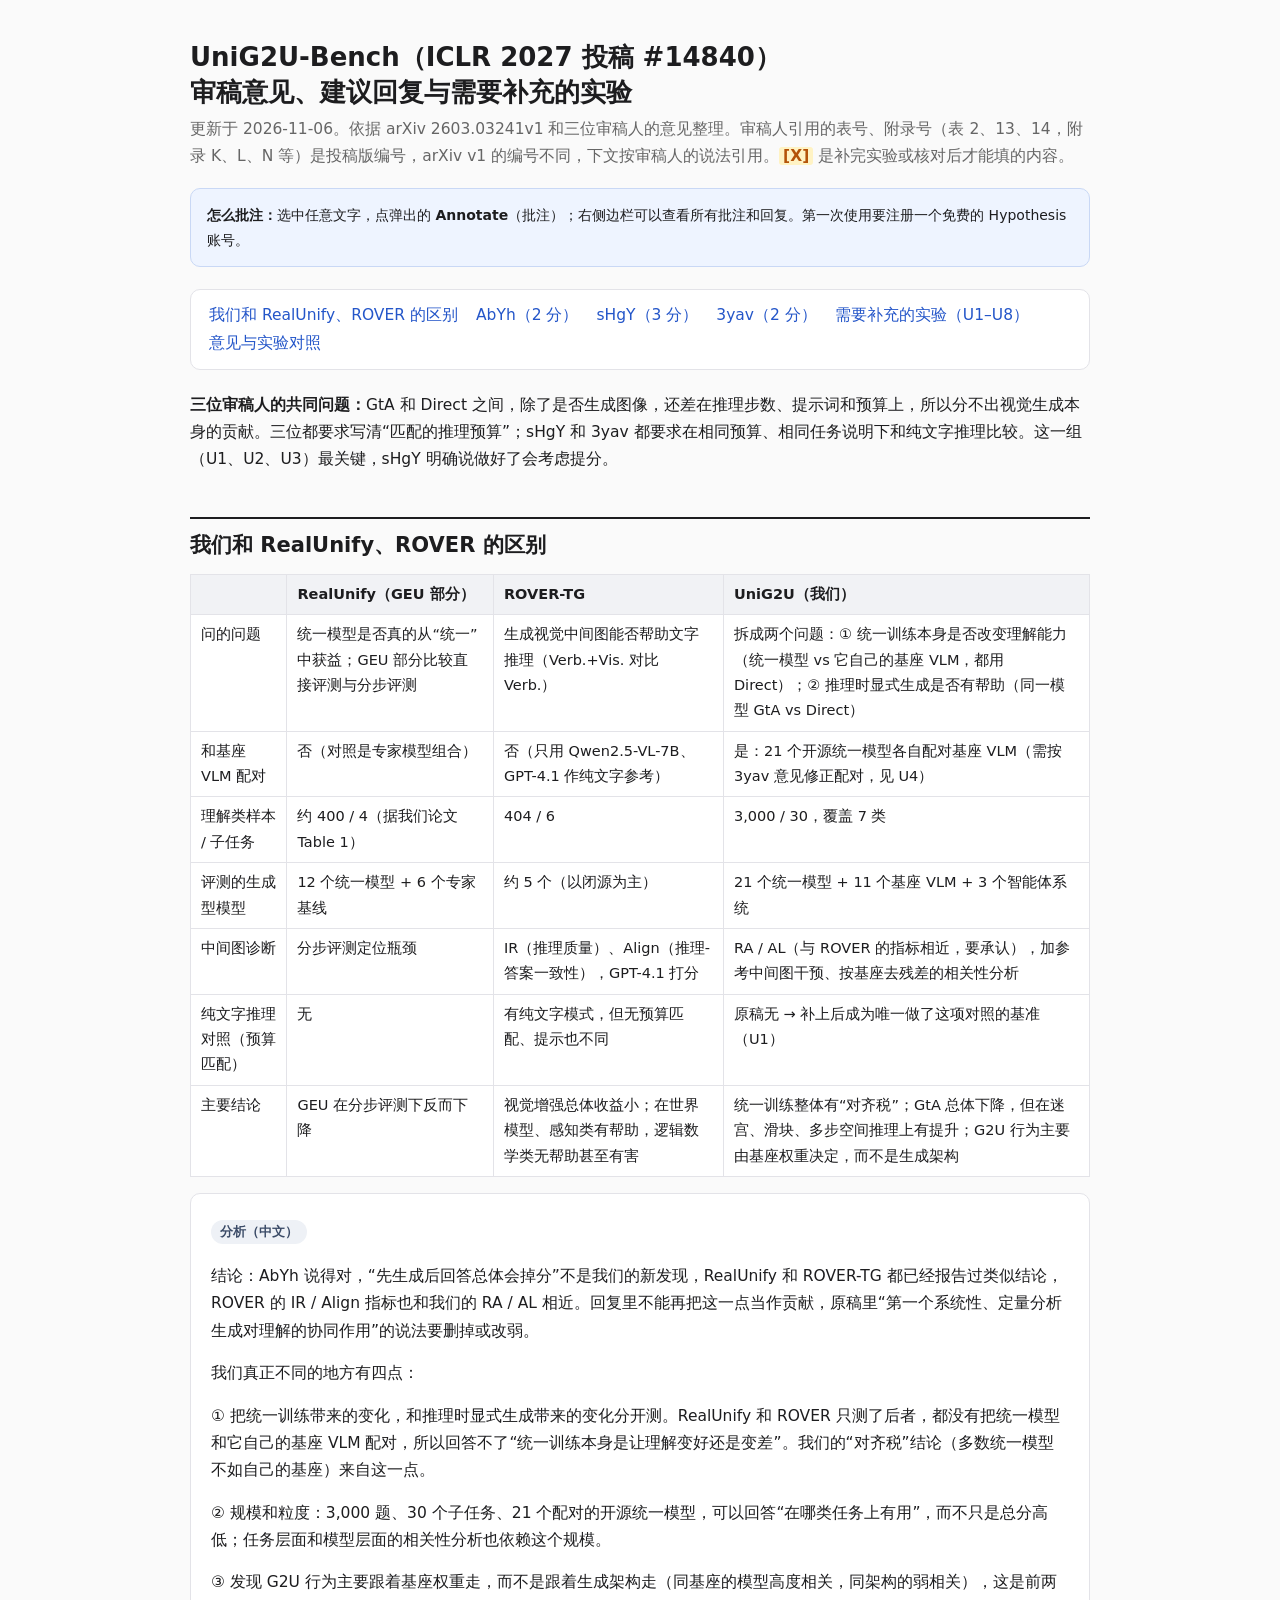
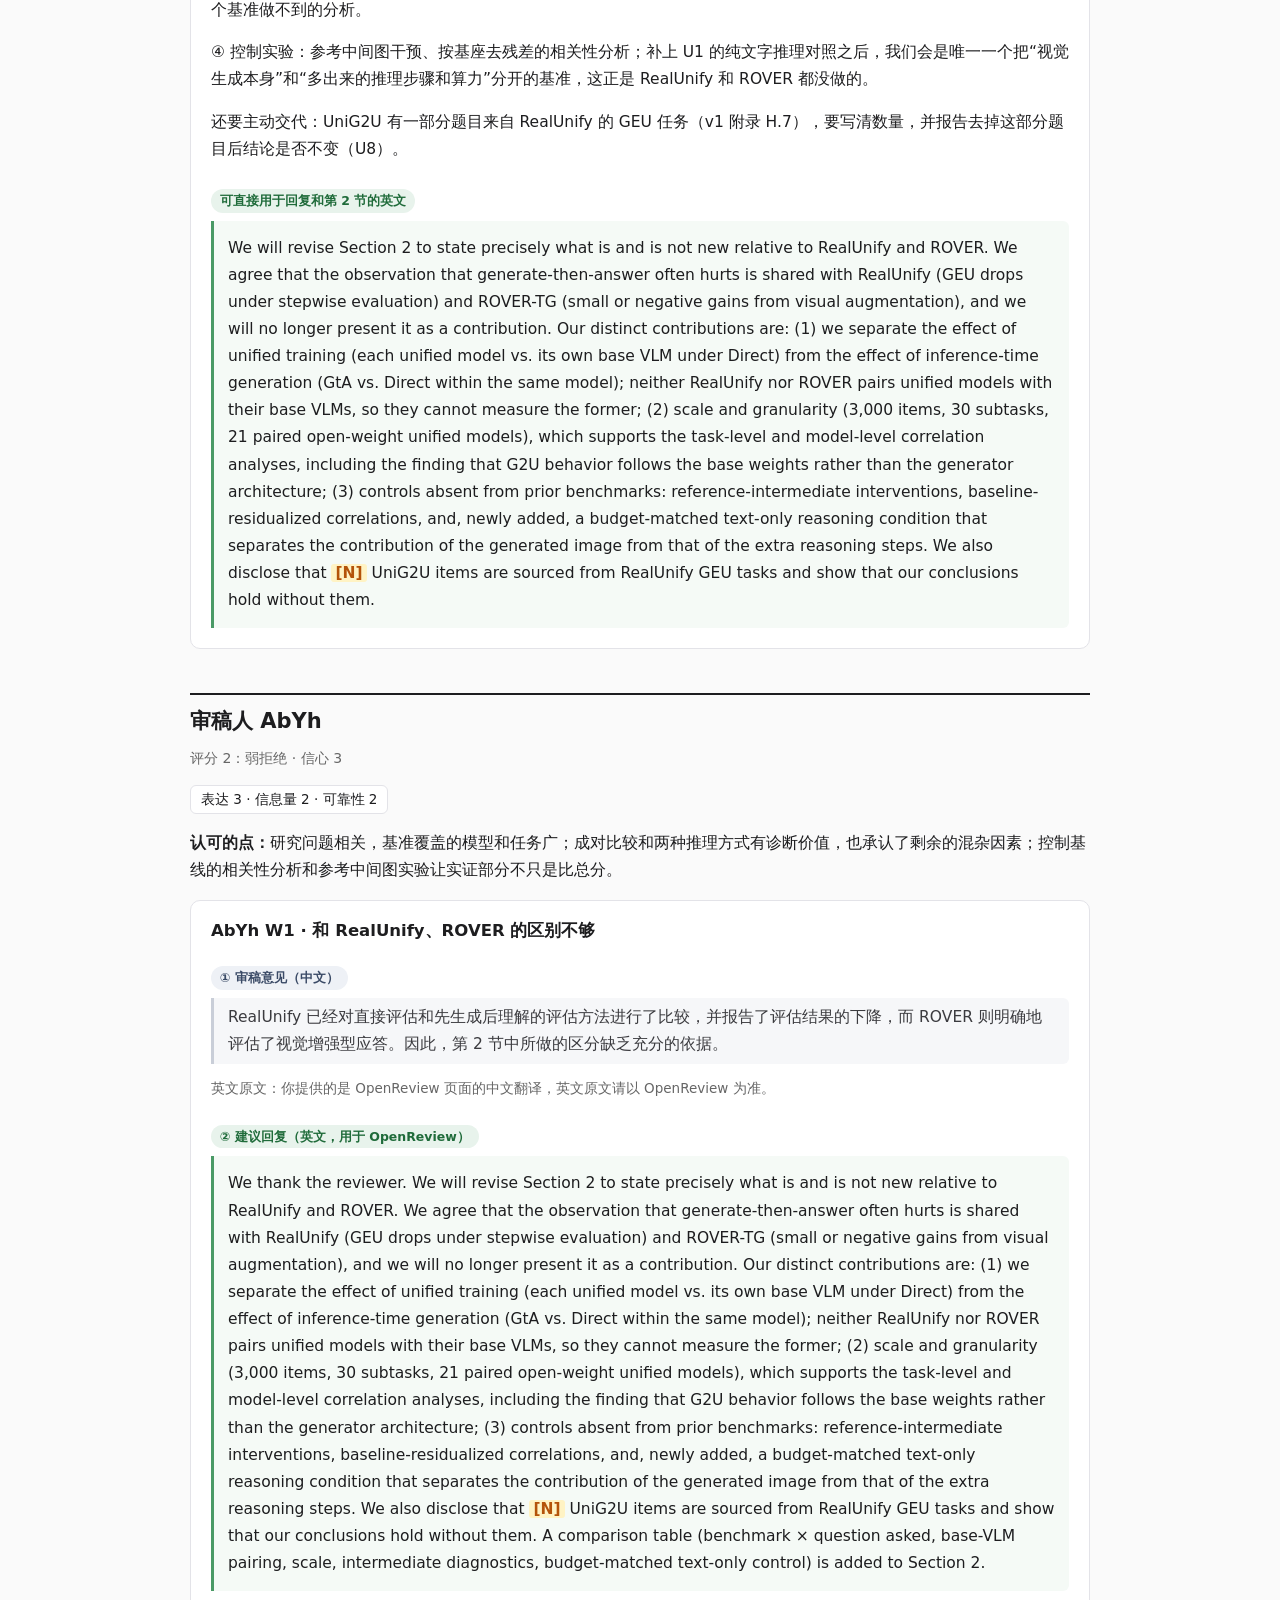
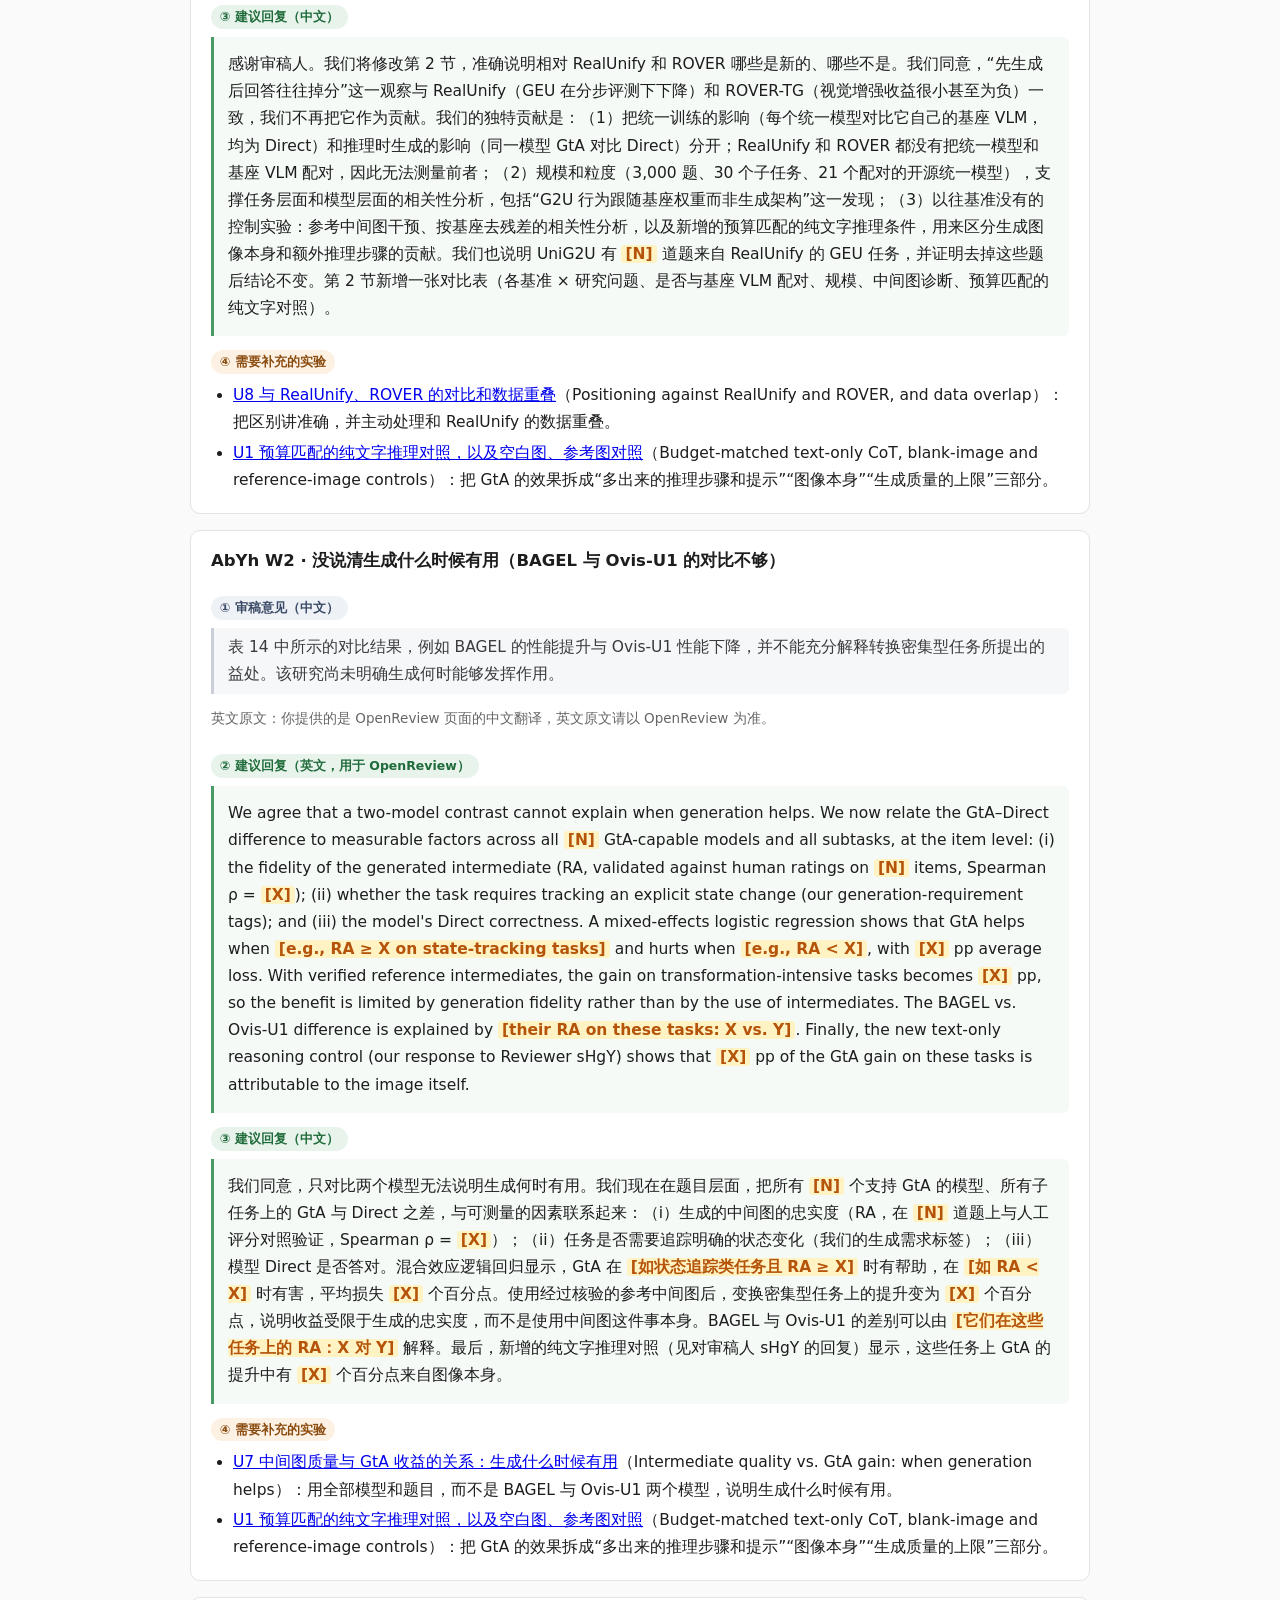
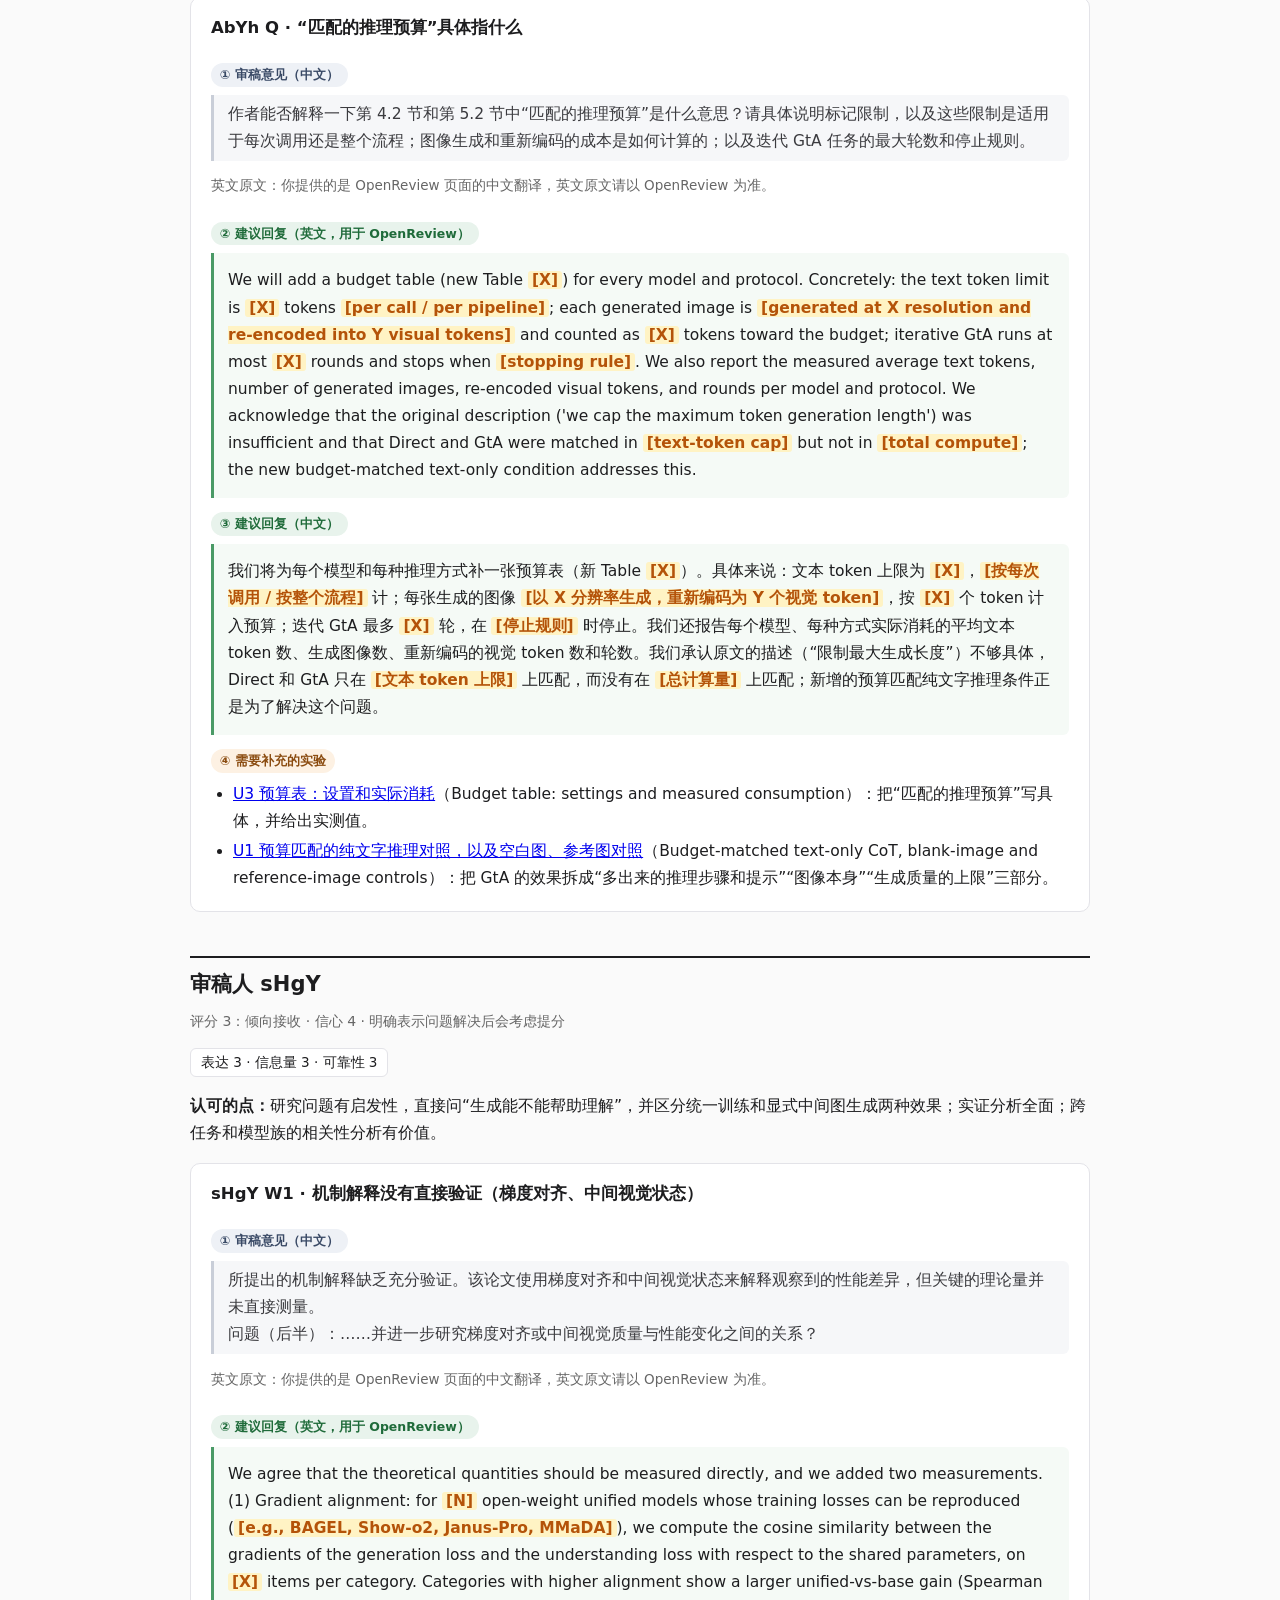
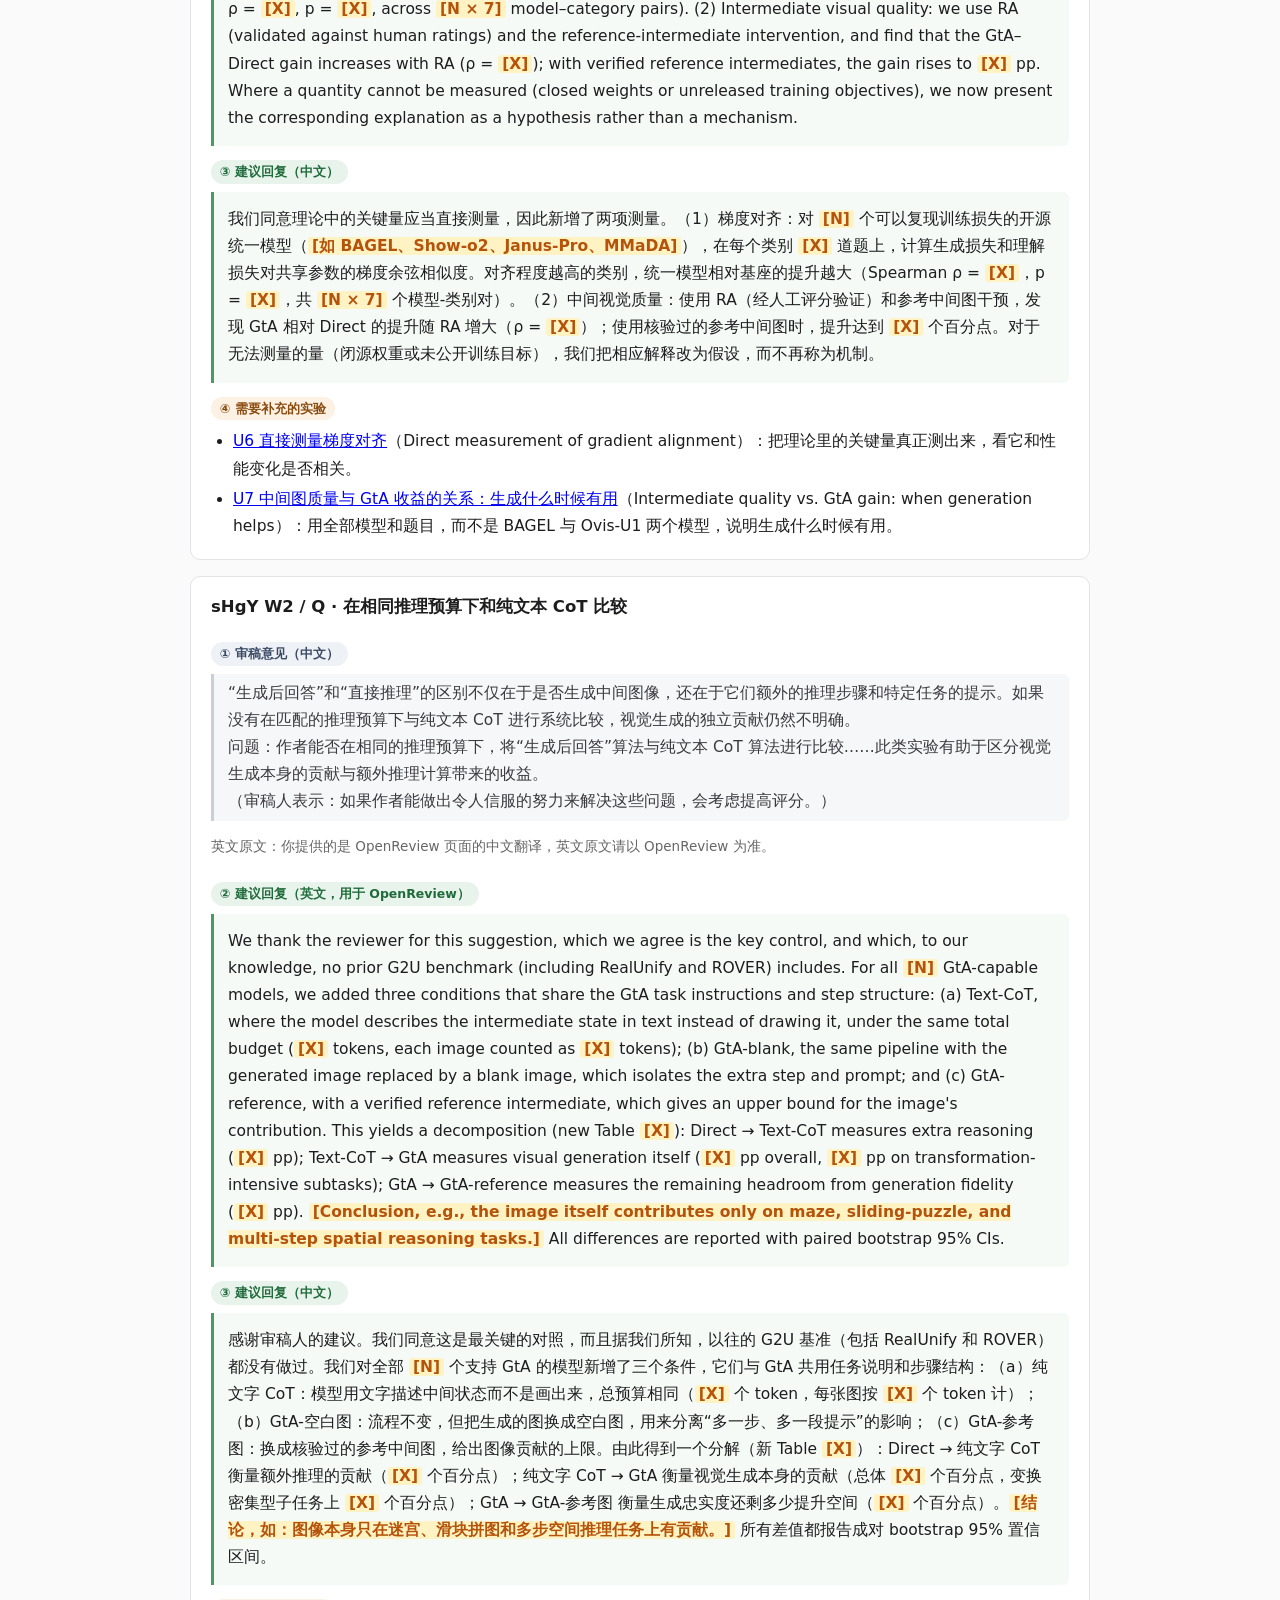
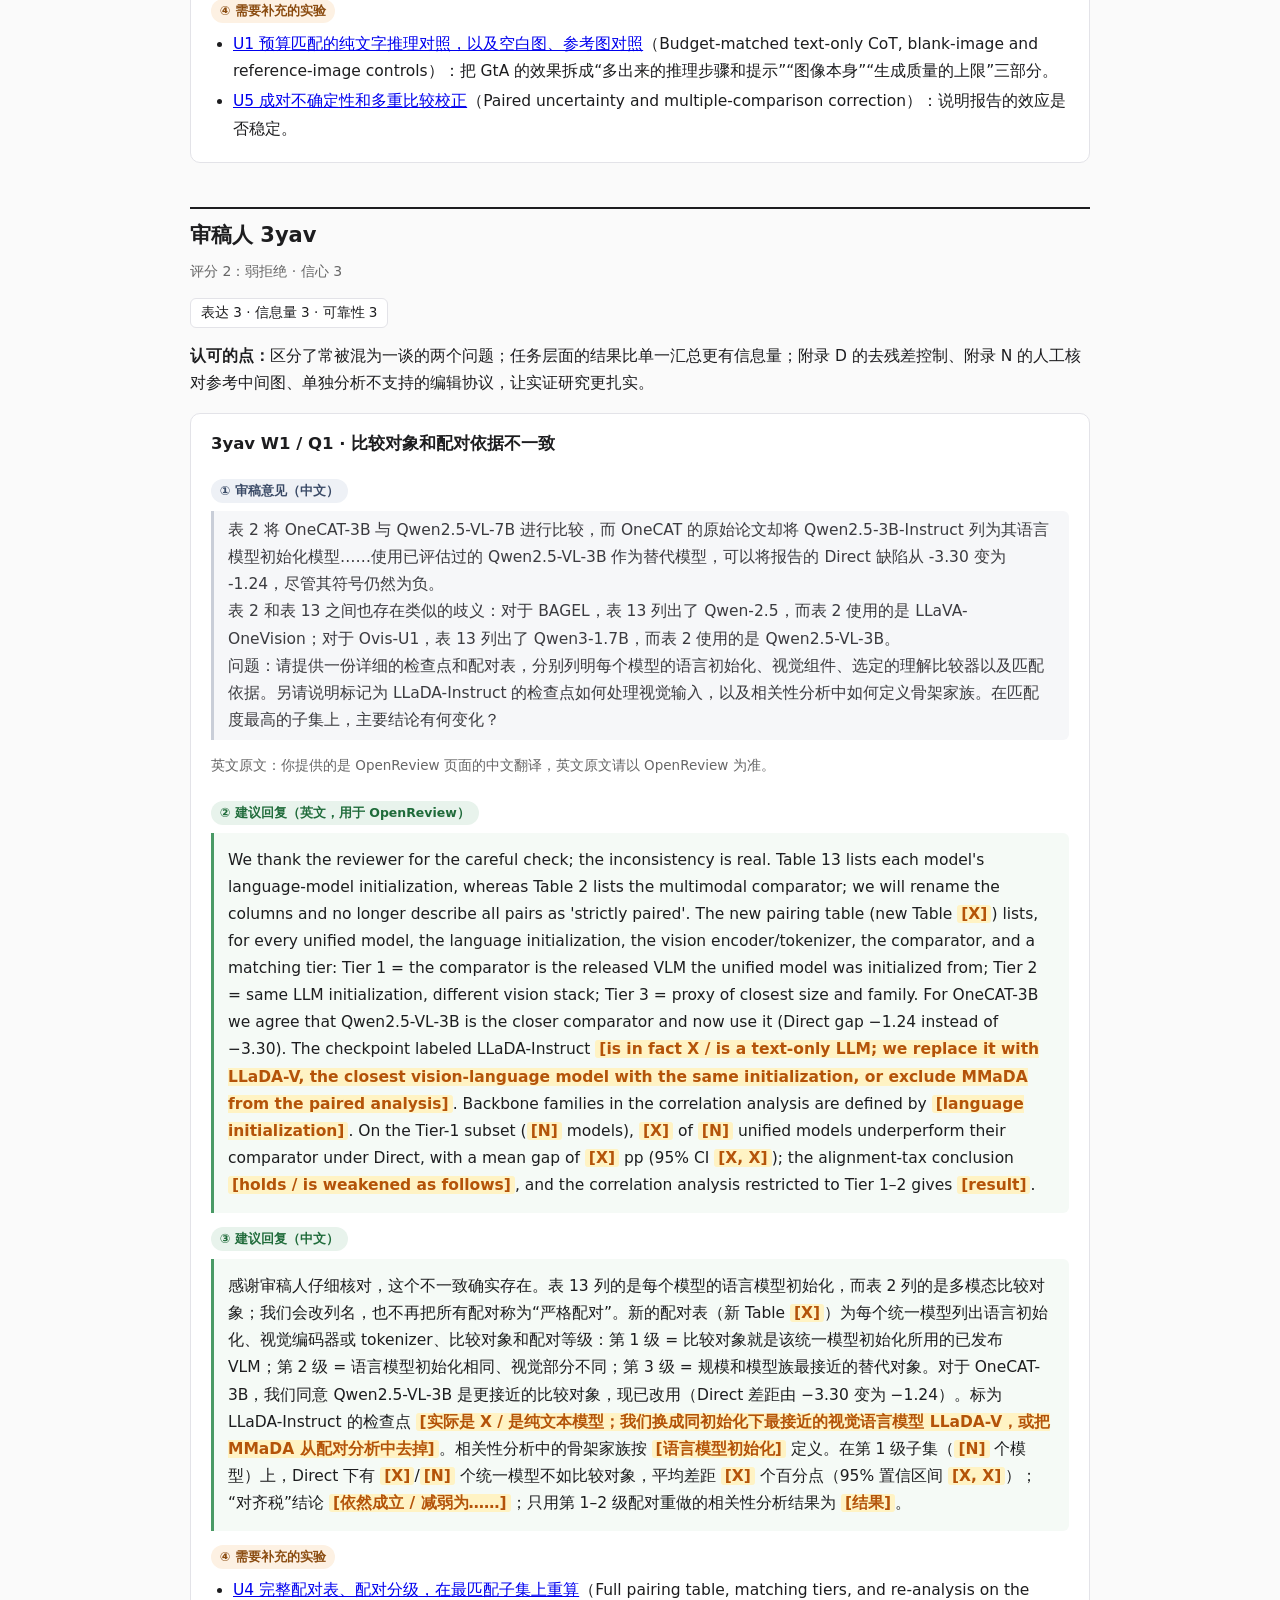
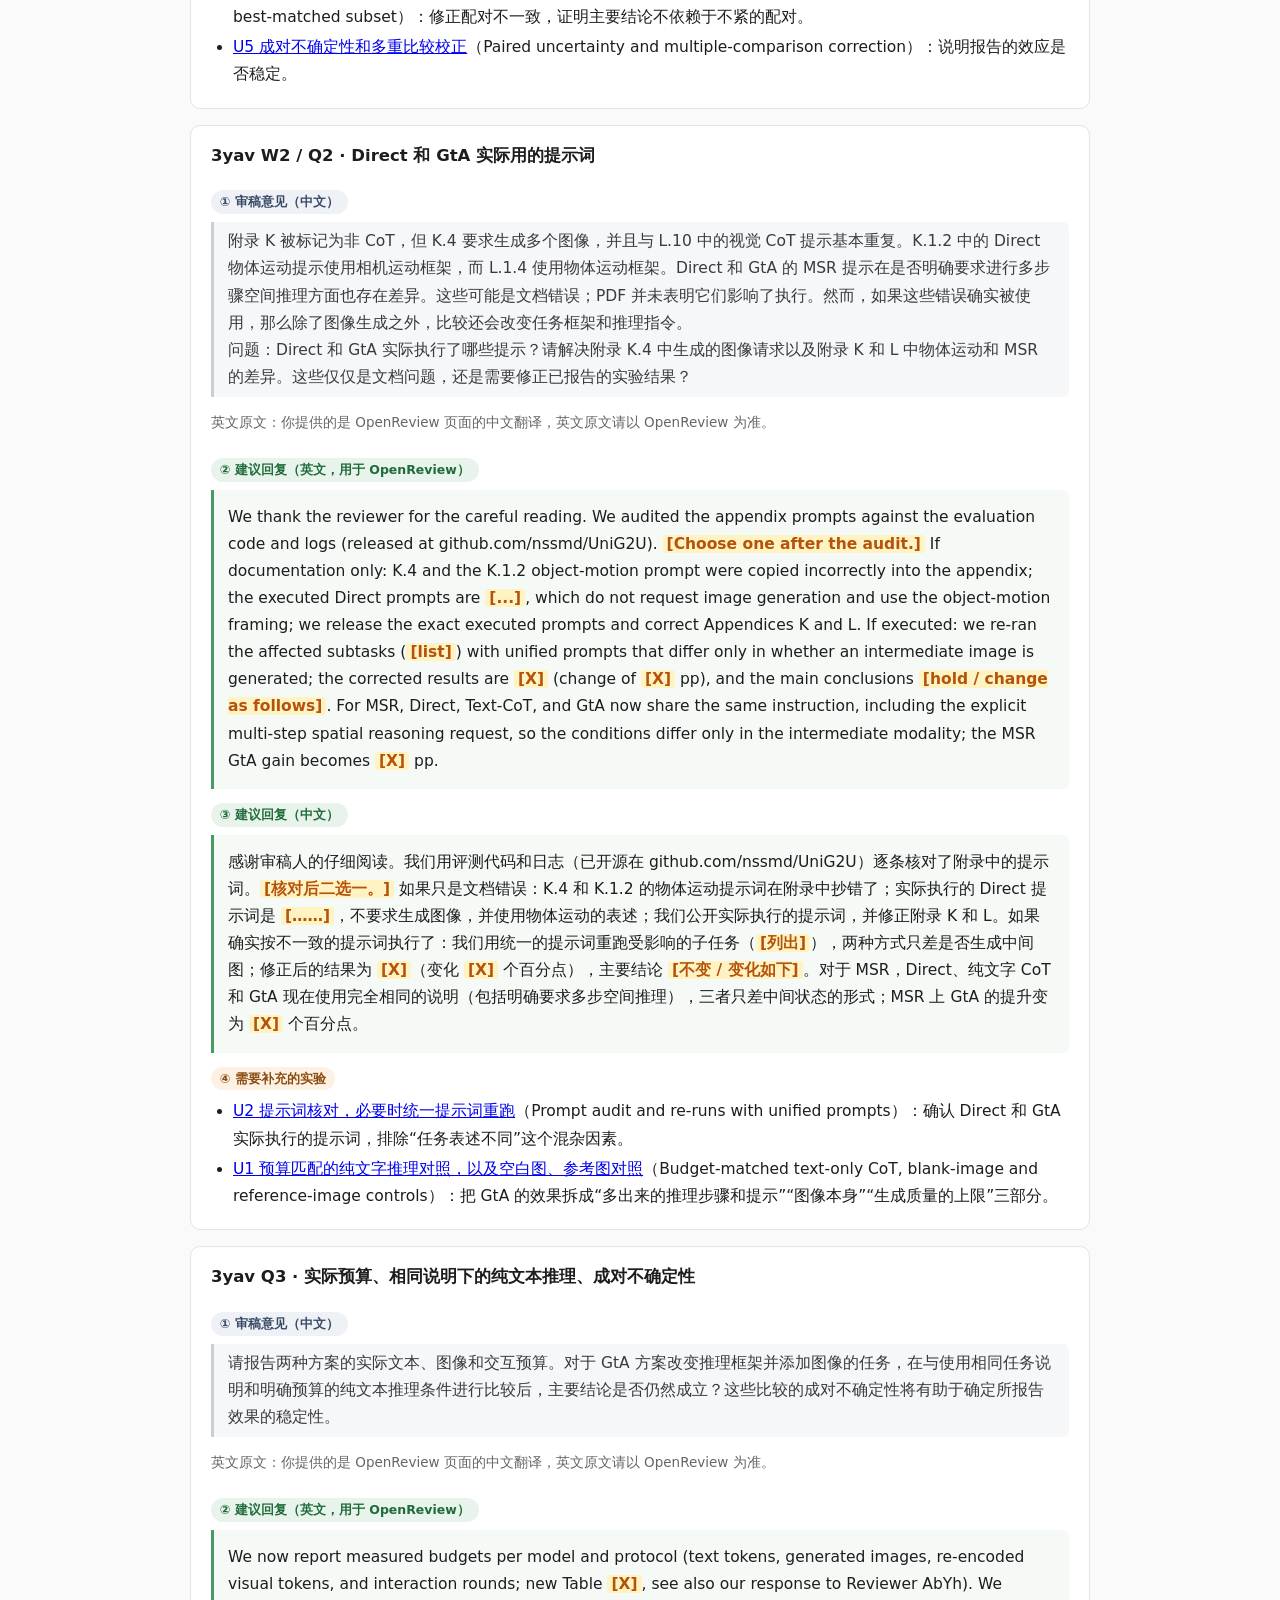
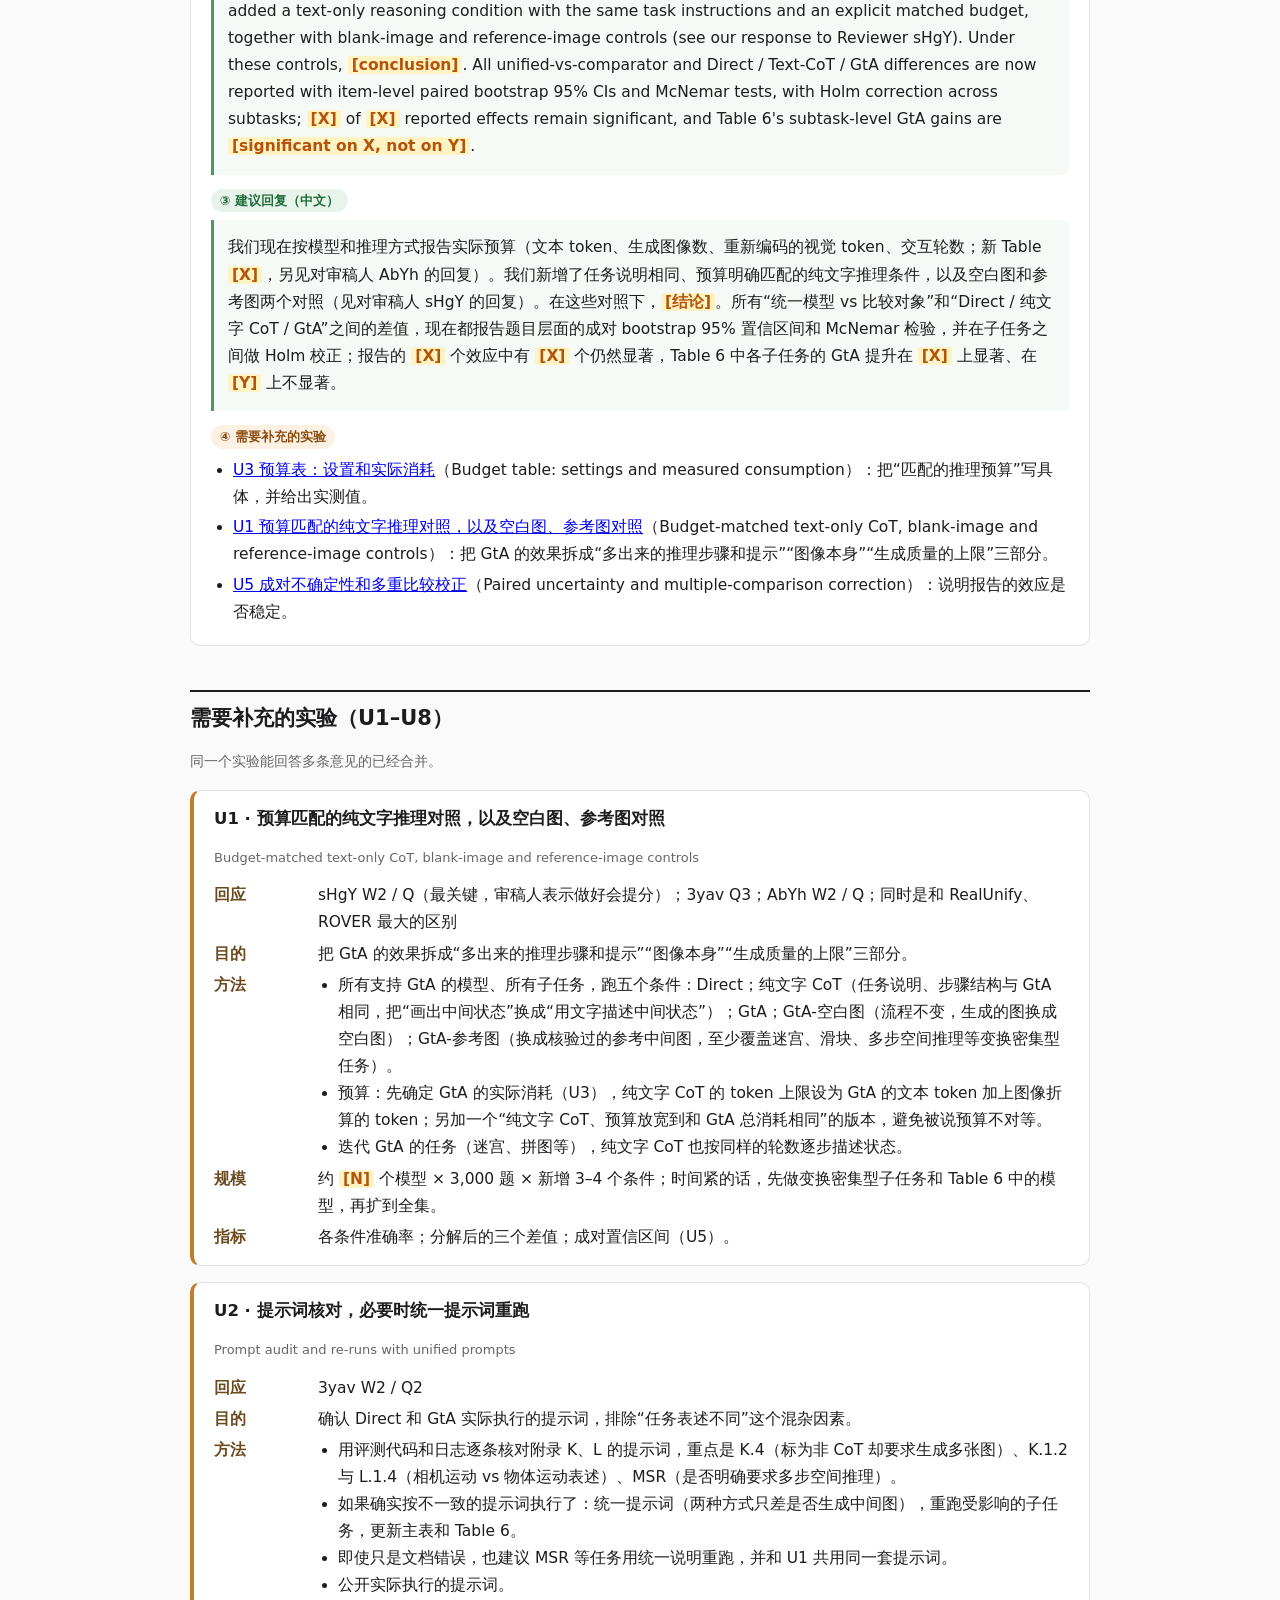
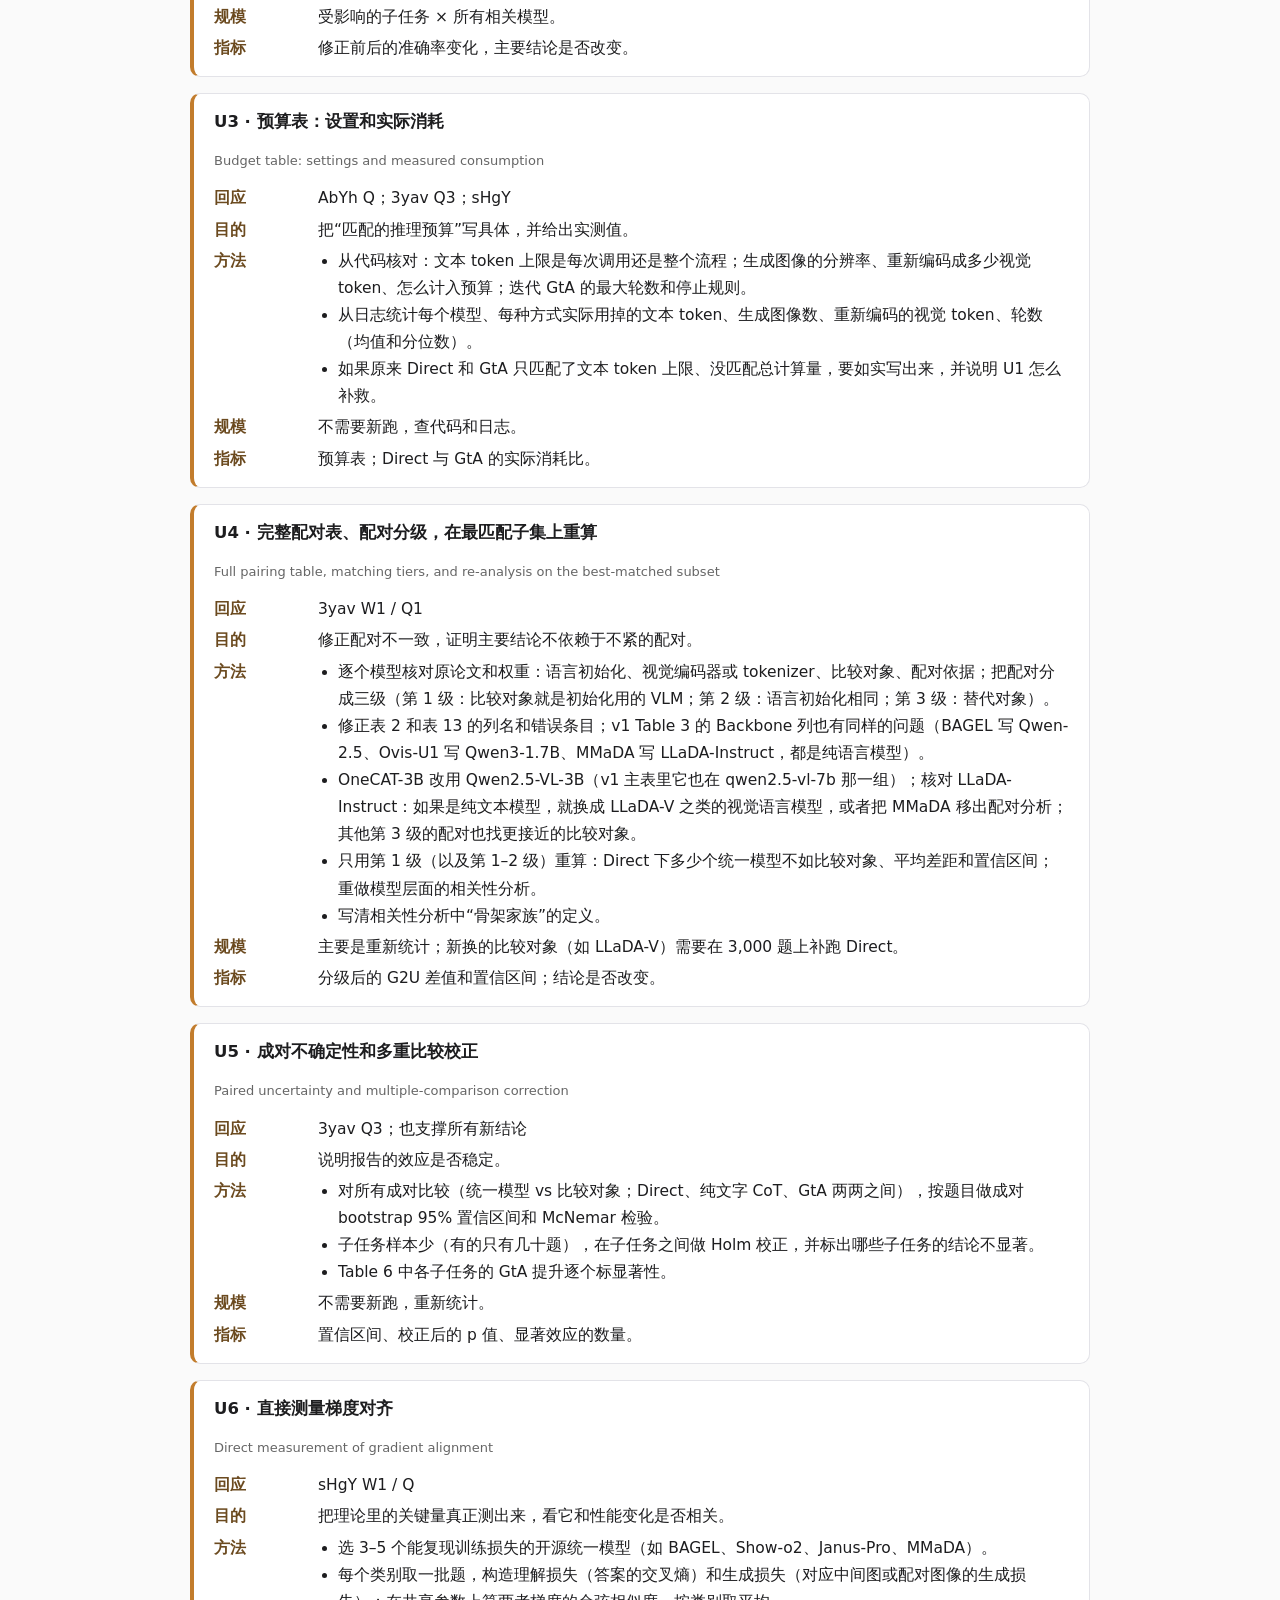
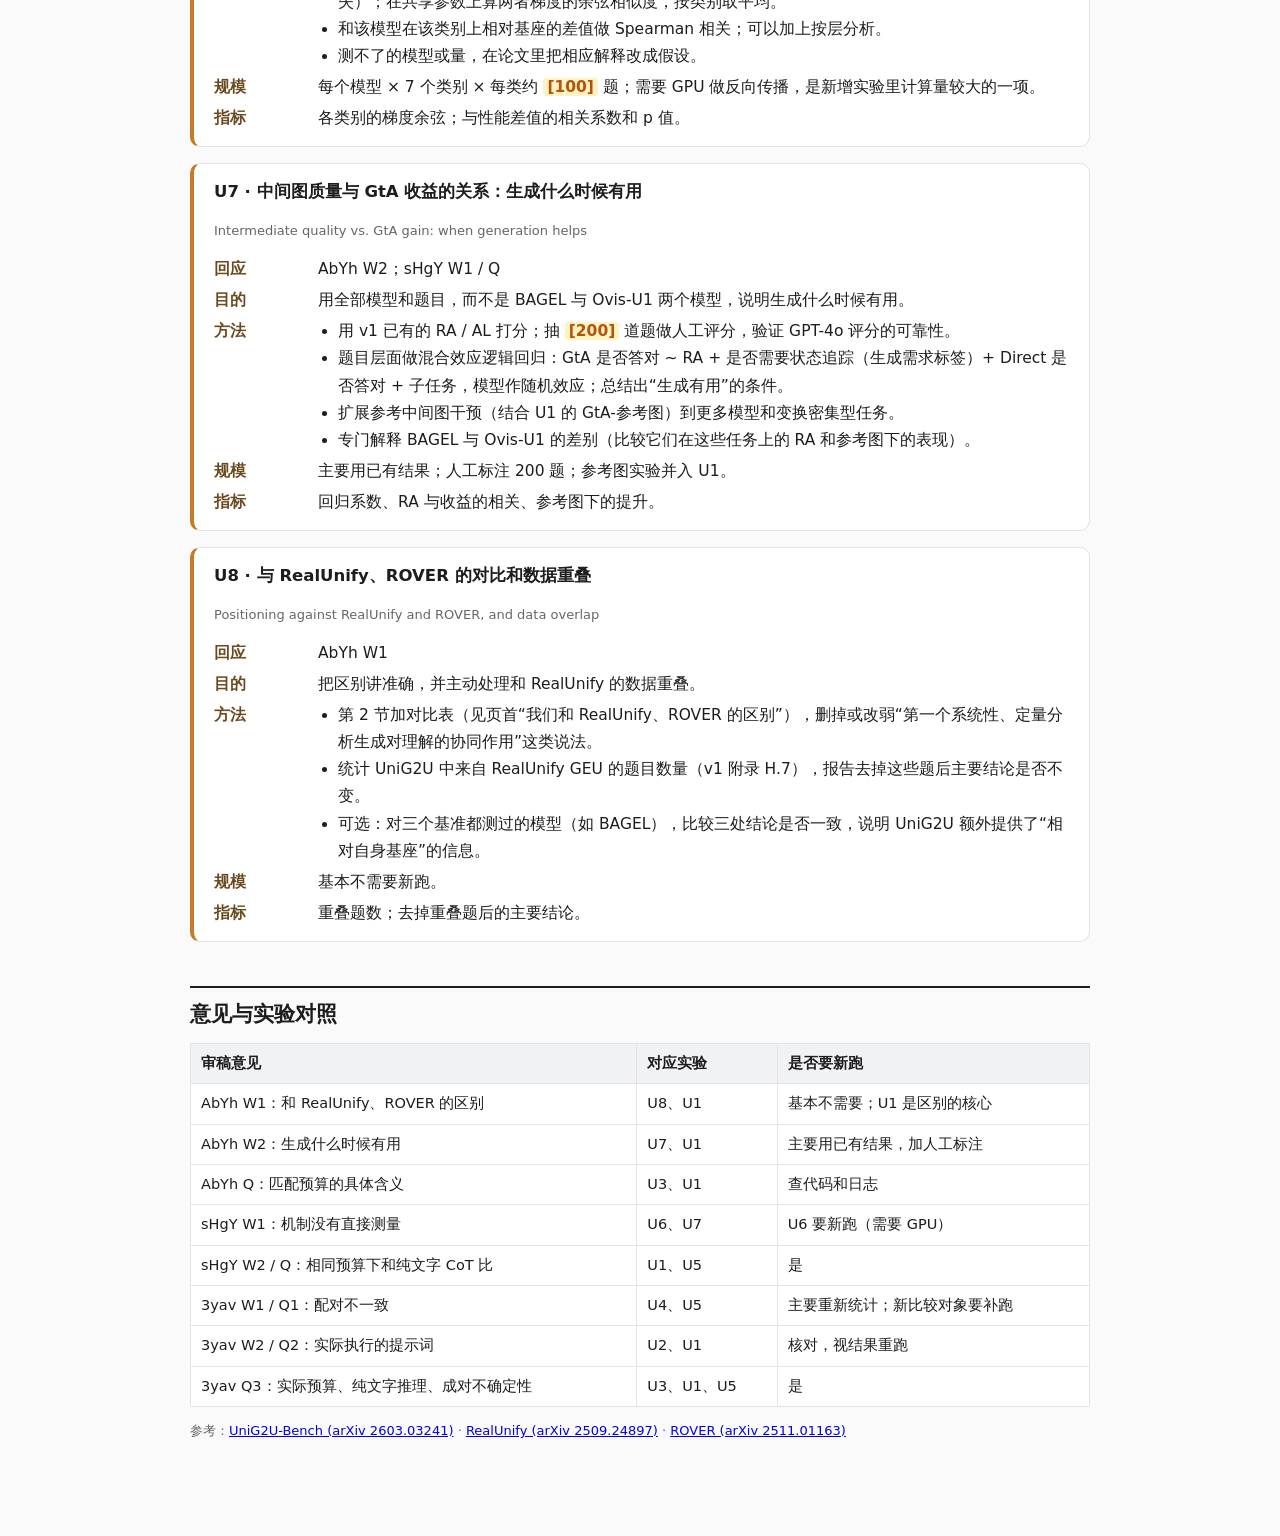
<file: review/unig2u-rebuttal/index.html>
<!doctype html><html lang="zh-CN"><head><meta charset="utf-8"><meta name="viewport" content="width=device-width,initial-scale=1"><meta name="robots" content="noindex,nofollow"><title>ICLR 2027 #14840 UniG2U-Bench · 审稿意见、回复与补充实验</title><style>
:root{--fg:#1d1d1f;--mut:#666;--line:#e3e3e8;--bg:#fafafa;--acc:#2456c9;--warn:#b45309}
*{box-sizing:border-box}
body{margin:0;background:var(--bg);color:var(--fg);font:15.5px/1.75 -apple-system,BlinkMacSystemFont,"PingFang SC","Noto Sans SC","Microsoft YaHei",system-ui,sans-serif}
main{max-width:940px;margin:0 auto;padding:40px 20px 80px}
h1{font-size:26px;line-height:1.35;margin:0 0 6px}
.sub{color:var(--mut);margin:0 0 18px}
nav.toc{background:#fff;border:1px solid var(--line);border-radius:10px;padding:12px 18px;margin-bottom:22px}
nav.toc a{color:var(--acc);text-decoration:none;margin-right:18px;white-space:nowrap}
h2{font-size:21px;margin:44px 0 6px;padding-top:8px;border-top:2px solid var(--fg)}
.meta{color:var(--mut);font-size:14px;margin-bottom:14px}
.item{background:#fff;border:1px solid var(--line);border-radius:10px;padding:16px 20px;margin:16px 0}
.item h3{font-size:16.5px;margin:0 0 10px}
.lab{display:inline-block;font-size:12.5px;font-weight:600;padding:1px 9px;border-radius:999px;margin:10px 0 4px}
.l1{background:#eef1f6;color:#3a4a66}.l2{background:#e8f3ec;color:#1f6b3a}.l3{background:#fdf1e3;color:#8a4b0f}
blockquote{margin:4px 0;padding:6px 14px;border-left:3px solid #c9ced8;color:#3b3b3f;background:#f6f7f9;border-radius:0 6px 6px 0}
.resp{margin:4px 0;padding:8px 14px;border-left:3px solid #4a9a66;background:#f5faf6;border-radius:0 6px 6px 0}
.resp p{margin:6px 0}
.exp{margin:4px 0 0 0;padding-left:22px}
.exp li{margin:3px 0}
.tbd{background:#fff3c4;color:var(--warn);padding:0 4px;border-radius:3px;font-weight:600}
.note{font-size:13.5px;color:var(--mut)}
.tip{background:#eef4ff;border:1px solid #c9d8f5;border-radius:10px;padding:10px 16px;font-size:14px;margin:0 0 22px}
.tip p{margin:4px 0}
.risk{background:#fff6f0;border:1px solid #f3cfb4;border-radius:10px;padding:10px 16px;margin:12px 0}
table{border-collapse:collapse;width:100%;background:#fff;font-size:14.5px;margin-top:10px}
th,td{border:1px solid var(--line);padding:7px 10px;text-align:left;vertical-align:top}
th{background:#f1f2f5}
.scores{display:flex;gap:10px;flex-wrap:wrap;margin:6px 0 10px}
.scores span{background:#fff;border:1px solid var(--line);border-radius:6px;padding:2px 10px;font-size:13.5px}
.exp-card{background:#fff;border:1px solid var(--line);border-left:4px solid #c27c2c;border-radius:10px;padding:14px 20px;margin:16px 0}
.exp-card h3{font-size:16.5px;margin:0 0 6px}
.exp-card dl{margin:0;display:grid;grid-template-columns:92px 1fr;gap:4px 12px}
.exp-card dt{font-weight:600;color:#6b4a1f}
.exp-card dd{margin:0}
.exp-card ul{margin:0;padding-left:20px}
.ref{font-size:13px;color:var(--mut)}
code{background:#f1f2f5;padding:0 4px;border-radius:3px;font-size:13.5px}
</style><script>window.hypothesisConfig=function(){return {openSidebar:false,showHighlights:"always"};};</script><script src="https://hypothes.is/embed.js" async></script></head><body><main><h1>UniG2U-Bench（ICLR 2027 投稿 #14840）<br>审稿意见、建议回复与需要补充的实验</h1><p class="sub">更新于 2026-11-06。依据 arXiv 2603.03241v1 和三位审稿人的意见整理。审稿人引用的表号、附录号（表 2、13、14，附录 K、L、N 等）是投稿版编号，arXiv v1 的编号不同，下文按审稿人的说法引用。<span class="tbd">[X]</span> 是补完实验或核对后才能填的内容。</p><div class="tip"><p><b>怎么批注：</b>选中任意文字，点弹出的 <b>Annotate</b>（批注）；右侧边栏可以查看所有批注和回复。第一次使用要注册一个免费的 Hypothesis 账号。</p></div><nav class="toc"><a href="#diff">我们和 RealUnify、ROVER 的区别</a><a href="#AbYh">AbYh（2 分）</a><a href="#sHgY">sHgY（3 分）</a><a href="#3yav">3yav（2 分）</a><a href="#exps">需要补充的实验（U1–U8）</a><a href="#map">意见与实验对照</a></nav><p><b>三位审稿人的共同问题：</b>GtA 和 Direct 之间，除了是否生成图像，还差在推理步数、提示词和预算上，所以分不出视觉生成本身的贡献。三位都要求写清“匹配的推理预算”；sHgY 和 3yav 都要求在相同预算、相同任务说明下和纯文字推理比较。这一组（U1、U2、U3）最关键，sHgY 明确说做好了会考虑提分。</p><h2 id="diff">我们和 RealUnify、ROVER 的区别</h2><table><tr><th></th><th>RealUnify（GEU 部分）</th><th>ROVER-TG</th><th>UniG2U（我们）</th></tr><tr><td>问的问题</td><td>统一模型是否真的从“统一”中获益；GEU 部分比较直接评测与分步评测</td><td>生成视觉中间图能否帮助文字推理（Verb.+Vis. 对比 Verb.）</td><td>拆成两个问题：① 统一训练本身是否改变理解能力（统一模型 vs 它自己的基座 VLM，都用 Direct）；② 推理时显式生成是否有帮助（同一模型 GtA vs Direct）</td></tr><tr><td>和基座 VLM 配对</td><td>否（对照是专家模型组合）</td><td>否（只用 Qwen2.5-VL-7B、GPT-4.1 作纯文字参考）</td><td>是：21 个开源统一模型各自配对基座 VLM（需按 3yav 意见修正配对，见 U4）</td></tr><tr><td>理解类样本 / 子任务</td><td>约 400 / 4（据我们论文 Table 1）</td><td>404 / 6</td><td>3,000 / 30，覆盖 7 类</td></tr><tr><td>评测的生成型模型</td><td>12 个统一模型 + 6 个专家基线</td><td>约 5 个（以闭源为主）</td><td>21 个统一模型 + 11 个基座 VLM + 3 个智能体系统</td></tr><tr><td>中间图诊断</td><td>分步评测定位瓶颈</td><td>IR（推理质量）、Align（推理-答案一致性），GPT-4.1 打分</td><td>RA / AL（与 ROVER 的指标相近，要承认），加参考中间图干预、按基座去残差的相关性分析</td></tr><tr><td>纯文字推理对照（预算匹配）</td><td>无</td><td>有纯文字模式，但无预算匹配、提示也不同</td><td>原稿无 → 补上后成为唯一做了这项对照的基准（U1）</td></tr><tr><td>主要结论</td><td>GEU 在分步评测下反而下降</td><td>视觉增强总体收益小；在世界模型、感知类有帮助，逻辑数学类无帮助甚至有害</td><td>统一训练整体有“对齐税”；GtA 总体下降，但在迷宫、滑块、多步空间推理上有提升；G2U 行为主要由基座权重决定，而不是生成架构</td></tr></table><div class="item"><span class="lab l1">分析（中文）</span><p>结论：AbYh 说得对，“先生成后回答总体会掉分”不是我们的新发现，RealUnify 和 ROVER-TG 都已经报告过类似结论，ROVER 的 IR / Align 指标也和我们的 RA / AL 相近。回复里不能再把这一点当作贡献，原稿里“第一个系统性、定量分析生成对理解的协同作用”的说法要删掉或改弱。</p><p>我们真正不同的地方有四点：</p><p>① 把统一训练带来的变化，和推理时显式生成带来的变化分开测。RealUnify 和 ROVER 只测了后者，都没有把统一模型和它自己的基座 VLM 配对，所以回答不了“统一训练本身是让理解变好还是变差”。我们的“对齐税”结论（多数统一模型不如自己的基座）来自这一点。</p><p>② 规模和粒度：3,000 题、30 个子任务、21 个配对的开源统一模型，可以回答“在哪类任务上有用”，而不只是总分高低；任务层面和模型层面的相关性分析也依赖这个规模。</p><p>③ 发现 G2U 行为主要跟着基座权重走，而不是跟着生成架构走（同基座的模型高度相关，同架构的弱相关），这是前两个基准做不到的分析。</p><p>④ 控制实验：参考中间图干预、按基座去残差的相关性分析；补上 U1 的纯文字推理对照之后，我们会是唯一一个把“视觉生成本身”和“多出来的推理步骤和算力”分开的基准，这正是 RealUnify 和 ROVER 都没做的。</p><p>还要主动交代：UniG2U 有一部分题目来自 RealUnify 的 GEU 任务（v1 附录 H.7），要写清数量，并报告去掉这部分题目后结论是否不变（U8）。</p><span class="lab l2">可直接用于回复和第 2 节的英文</span><div class="resp"><p>We will revise Section 2 to state precisely what is and is not new relative to RealUnify and ROVER. We agree that the observation that generate-then-answer often hurts is shared with RealUnify (GEU drops under stepwise evaluation) and ROVER-TG (small or negative gains from visual augmentation), and we will no longer present it as a contribution. Our distinct contributions are: (1) we separate the effect of unified training (each unified model vs. its own base VLM under Direct) from the effect of inference-time generation (GtA vs. Direct within the same model); neither RealUnify nor ROVER pairs unified models with their base VLMs, so they cannot measure the former; (2) scale and granularity (3,000 items, 30 subtasks, 21 paired open-weight unified models), which supports the task-level and model-level correlation analyses, including the finding that G2U behavior follows the base weights rather than the generator architecture; (3) controls absent from prior benchmarks: reference-intermediate interventions, baseline-residualized correlations, and, newly added, a budget-matched text-only reasoning condition that separates the contribution of the generated image from that of the extra reasoning steps. We also disclose that <span class="tbd">[N]</span> UniG2U items are sourced from RealUnify GEU tasks and show that our conclusions hold without them.</p></div></div><h2 id="AbYh">审稿人 AbYh</h2><div class="meta">评分 2：弱拒绝 · 信心 3</div><div class="scores"><span>表达 3 · 信息量 2 · 可靠性 2</span></div><p><b>认可的点：</b>研究问题相关，基准覆盖的模型和任务广；成对比较和两种推理方式有诊断价值，也承认了剩余的混杂因素；控制基线的相关性分析和参考中间图实验让实证部分不只是比总分。</p><div class="item"><h3>AbYh W1 · 和 RealUnify、ROVER 的区别不够</h3><span class="lab l1">① 审稿意见（中文）</span><blockquote>RealUnify 已经对直接评估和先生成后理解的评估方法进行了比较，并报告了评估结果的下降，而 ROVER 则明确地评估了视觉增强型应答。因此，第 2 节中所做的区分缺乏充分的依据。</blockquote><p class="note">英文原文：你提供的是 OpenReview 页面的中文翻译，英文原文请以 OpenReview 为准。</p><span class="lab l2">② 建议回复（英文，用于 OpenReview）</span><div class="resp"><p>We thank the reviewer. We will revise Section 2 to state precisely what is and is not new relative to RealUnify and ROVER. We agree that the observation that generate-then-answer often hurts is shared with RealUnify (GEU drops under stepwise evaluation) and ROVER-TG (small or negative gains from visual augmentation), and we will no longer present it as a contribution. Our distinct contributions are: (1) we separate the effect of unified training (each unified model vs. its own base VLM under Direct) from the effect of inference-time generation (GtA vs. Direct within the same model); neither RealUnify nor ROVER pairs unified models with their base VLMs, so they cannot measure the former; (2) scale and granularity (3,000 items, 30 subtasks, 21 paired open-weight unified models), which supports the task-level and model-level correlation analyses, including the finding that G2U behavior follows the base weights rather than the generator architecture; (3) controls absent from prior benchmarks: reference-intermediate interventions, baseline-residualized correlations, and, newly added, a budget-matched text-only reasoning condition that separates the contribution of the generated image from that of the extra reasoning steps. We also disclose that <span class="tbd">[N]</span> UniG2U items are sourced from RealUnify GEU tasks and show that our conclusions hold without them. A comparison table (benchmark × question asked, base-VLM pairing, scale, intermediate diagnostics, budget-matched text-only control) is added to Section 2.</p></div><span class="lab l2">③ 建议回复（中文）</span><div class="resp"><p>感谢审稿人。我们将修改第 2 节，准确说明相对 RealUnify 和 ROVER 哪些是新的、哪些不是。我们同意，“先生成后回答往往掉分”这一观察与 RealUnify（GEU 在分步评测下下降）和 ROVER-TG（视觉增强收益很小甚至为负）一致，我们不再把它作为贡献。我们的独特贡献是：（1）把统一训练的影响（每个统一模型对比它自己的基座 VLM，均为 Direct）和推理时生成的影响（同一模型 GtA 对比 Direct）分开；RealUnify 和 ROVER 都没有把统一模型和基座 VLM 配对，因此无法测量前者；（2）规模和粒度（3,000 题、30 个子任务、21 个配对的开源统一模型），支撑任务层面和模型层面的相关性分析，包括“G2U 行为跟随基座权重而非生成架构”这一发现；（3）以往基准没有的控制实验：参考中间图干预、按基座去残差的相关性分析，以及新增的预算匹配的纯文字推理条件，用来区分生成图像本身和额外推理步骤的贡献。我们也说明 UniG2U 有 <span class="tbd">[N]</span> 道题来自 RealUnify 的 GEU 任务，并证明去掉这些题后结论不变。第 2 节新增一张对比表（各基准 × 研究问题、是否与基座 VLM 配对、规模、中间图诊断、预算匹配的纯文字对照）。</p></div><span class="lab l3">④ 需要补充的实验</span><ul class="exp"><li><a href="#U8">U8 与 RealUnify、ROVER 的对比和数据重叠</a>（Positioning against RealUnify and ROVER, and data overlap）：把区别讲准确，并主动处理和 RealUnify 的数据重叠。</li><li><a href="#U1">U1 预算匹配的纯文字推理对照，以及空白图、参考图对照</a>（Budget-matched text-only CoT, blank-image and reference-image controls）：把 GtA 的效果拆成“多出来的推理步骤和提示”“图像本身”“生成质量的上限”三部分。</li></ul></div><div class="item"><h3>AbYh W2 · 没说清生成什么时候有用（BAGEL 与 Ovis-U1 的对比不够）</h3><span class="lab l1">① 审稿意见（中文）</span><blockquote>表 14 中所示的对比结果，例如 BAGEL 的性能提升与 Ovis-U1 性能下降，并不能充分解释转换密集型任务所提出的益处。该研究尚未明确生成何时能够发挥作用。</blockquote><p class="note">英文原文：你提供的是 OpenReview 页面的中文翻译，英文原文请以 OpenReview 为准。</p><span class="lab l2">② 建议回复（英文，用于 OpenReview）</span><div class="resp"><p>We agree that a two-model contrast cannot explain when generation helps. We now relate the GtA–Direct difference to measurable factors across all <span class="tbd">[N]</span> GtA-capable models and all subtasks, at the item level: (i) the fidelity of the generated intermediate (RA, validated against human ratings on <span class="tbd">[N]</span> items, Spearman ρ = <span class="tbd">[X]</span>); (ii) whether the task requires tracking an explicit state change (our generation-requirement tags); and (iii) the model&#x27;s Direct correctness. A mixed-effects logistic regression shows that GtA helps when <span class="tbd">[e.g., RA ≥ X on state-tracking tasks]</span> and hurts when <span class="tbd">[e.g., RA &lt; X]</span>, with <span class="tbd">[X]</span> pp average loss. With verified reference intermediates, the gain on transformation-intensive tasks becomes <span class="tbd">[X]</span> pp, so the benefit is limited by generation fidelity rather than by the use of intermediates. The BAGEL vs. Ovis-U1 difference is explained by <span class="tbd">[their RA on these tasks: X vs. Y]</span>. Finally, the new text-only reasoning control (our response to Reviewer sHgY) shows that <span class="tbd">[X]</span> pp of the GtA gain on these tasks is attributable to the image itself.</p></div><span class="lab l2">③ 建议回复（中文）</span><div class="resp"><p>我们同意，只对比两个模型无法说明生成何时有用。我们现在在题目层面，把所有 <span class="tbd">[N]</span> 个支持 GtA 的模型、所有子任务上的 GtA 与 Direct 之差，与可测量的因素联系起来：（i）生成的中间图的忠实度（RA，在 <span class="tbd">[N]</span> 道题上与人工评分对照验证，Spearman ρ = <span class="tbd">[X]</span>）；（ii）任务是否需要追踪明确的状态变化（我们的生成需求标签）；（iii）模型 Direct 是否答对。混合效应逻辑回归显示，GtA 在 <span class="tbd">[如状态追踪类任务且 RA ≥ X]</span> 时有帮助，在 <span class="tbd">[如 RA &lt; X]</span> 时有害，平均损失 <span class="tbd">[X]</span> 个百分点。使用经过核验的参考中间图后，变换密集型任务上的提升变为 <span class="tbd">[X]</span> 个百分点，说明收益受限于生成的忠实度，而不是使用中间图这件事本身。BAGEL 与 Ovis-U1 的差别可以由 <span class="tbd">[它们在这些任务上的 RA：X 对 Y]</span> 解释。最后，新增的纯文字推理对照（见对审稿人 sHgY 的回复）显示，这些任务上 GtA 的提升中有 <span class="tbd">[X]</span> 个百分点来自图像本身。</p></div><span class="lab l3">④ 需要补充的实验</span><ul class="exp"><li><a href="#U7">U7 中间图质量与 GtA 收益的关系：生成什么时候有用</a>（Intermediate quality vs. GtA gain: when generation helps）：用全部模型和题目，而不是 BAGEL 与 Ovis-U1 两个模型，说明生成什么时候有用。</li><li><a href="#U1">U1 预算匹配的纯文字推理对照，以及空白图、参考图对照</a>（Budget-matched text-only CoT, blank-image and reference-image controls）：把 GtA 的效果拆成“多出来的推理步骤和提示”“图像本身”“生成质量的上限”三部分。</li></ul></div><div class="item"><h3>AbYh Q · “匹配的推理预算”具体指什么</h3><span class="lab l1">① 审稿意见（中文）</span><blockquote>作者能否解释一下第 4.2 节和第 5.2 节中“匹配的推理预算”是什么意思？请具体说明标记限制，以及这些限制是适用于每次调用还是整个流程；图像生成和重新编码的成本是如何计算的；以及迭代 GtA 任务的最大轮数和停止规则。</blockquote><p class="note">英文原文：你提供的是 OpenReview 页面的中文翻译，英文原文请以 OpenReview 为准。</p><span class="lab l2">② 建议回复（英文，用于 OpenReview）</span><div class="resp"><p>We will add a budget table (new Table <span class="tbd">[X]</span>) for every model and protocol. Concretely: the text token limit is <span class="tbd">[X]</span> tokens <span class="tbd">[per call / per pipeline]</span>; each generated image is <span class="tbd">[generated at X resolution and re-encoded into Y visual tokens]</span> and counted as <span class="tbd">[X]</span> tokens toward the budget; iterative GtA runs at most <span class="tbd">[X]</span> rounds and stops when <span class="tbd">[stopping rule]</span>. We also report the measured average text tokens, number of generated images, re-encoded visual tokens, and rounds per model and protocol. We acknowledge that the original description (&#x27;we cap the maximum token generation length&#x27;) was insufficient and that Direct and GtA were matched in <span class="tbd">[text-token cap]</span> but not in <span class="tbd">[total compute]</span>; the new budget-matched text-only condition addresses this.</p></div><span class="lab l2">③ 建议回复（中文）</span><div class="resp"><p>我们将为每个模型和每种推理方式补一张预算表（新 Table <span class="tbd">[X]</span>）。具体来说：文本 token 上限为 <span class="tbd">[X]</span>，<span class="tbd">[按每次调用 / 按整个流程]</span> 计；每张生成的图像 <span class="tbd">[以 X 分辨率生成，重新编码为 Y 个视觉 token]</span>，按 <span class="tbd">[X]</span> 个 token 计入预算；迭代 GtA 最多 <span class="tbd">[X]</span> 轮，在 <span class="tbd">[停止规则]</span> 时停止。我们还报告每个模型、每种方式实际消耗的平均文本 token 数、生成图像数、重新编码的视觉 token 数和轮数。我们承认原文的描述（“限制最大生成长度”）不够具体，Direct 和 GtA 只在 <span class="tbd">[文本 token 上限]</span> 上匹配，而没有在 <span class="tbd">[总计算量]</span> 上匹配；新增的预算匹配纯文字推理条件正是为了解决这个问题。</p></div><span class="lab l3">④ 需要补充的实验</span><ul class="exp"><li><a href="#U3">U3 预算表：设置和实际消耗</a>（Budget table: settings and measured consumption）：把“匹配的推理预算”写具体，并给出实测值。</li><li><a href="#U1">U1 预算匹配的纯文字推理对照，以及空白图、参考图对照</a>（Budget-matched text-only CoT, blank-image and reference-image controls）：把 GtA 的效果拆成“多出来的推理步骤和提示”“图像本身”“生成质量的上限”三部分。</li></ul></div><h2 id="sHgY">审稿人 sHgY</h2><div class="meta">评分 3：倾向接收 · 信心 4 · 明确表示问题解决后会考虑提分</div><div class="scores"><span>表达 3 · 信息量 3 · 可靠性 3</span></div><p><b>认可的点：</b>研究问题有启发性，直接问“生成能不能帮助理解”，并区分统一训练和显式中间图生成两种效果；实证分析全面；跨任务和模型族的相关性分析有价值。</p><div class="item"><h3>sHgY W1 · 机制解释没有直接验证（梯度对齐、中间视觉状态）</h3><span class="lab l1">① 审稿意见（中文）</span><blockquote>所提出的机制解释缺乏充分验证。该论文使用梯度对齐和中间视觉状态来解释观察到的性能差异，但关键的理论量并未直接测量。<br>问题（后半）：……并进一步研究梯度对齐或中间视觉质量与性能变化之间的关系？</blockquote><p class="note">英文原文：你提供的是 OpenReview 页面的中文翻译，英文原文请以 OpenReview 为准。</p><span class="lab l2">② 建议回复（英文，用于 OpenReview）</span><div class="resp"><p>We agree that the theoretical quantities should be measured directly, and we added two measurements. (1) Gradient alignment: for <span class="tbd">[N]</span> open-weight unified models whose training losses can be reproduced (<span class="tbd">[e.g., BAGEL, Show-o2, Janus-Pro, MMaDA]</span>), we compute the cosine similarity between the gradients of the generation loss and the understanding loss with respect to the shared parameters, on <span class="tbd">[X]</span> items per category. Categories with higher alignment show a larger unified-vs-base gain (Spearman ρ = <span class="tbd">[X]</span>, p = <span class="tbd">[X]</span>, across <span class="tbd">[N × 7]</span> model–category pairs). (2) Intermediate visual quality: we use RA (validated against human ratings) and the reference-intermediate intervention, and find that the GtA–Direct gain increases with RA (ρ = <span class="tbd">[X]</span>); with verified reference intermediates, the gain rises to <span class="tbd">[X]</span> pp. Where a quantity cannot be measured (closed weights or unreleased training objectives), we now present the corresponding explanation as a hypothesis rather than a mechanism.</p></div><span class="lab l2">③ 建议回复（中文）</span><div class="resp"><p>我们同意理论中的关键量应当直接测量，因此新增了两项测量。（1）梯度对齐：对 <span class="tbd">[N]</span> 个可以复现训练损失的开源统一模型（<span class="tbd">[如 BAGEL、Show-o2、Janus-Pro、MMaDA]</span>），在每个类别 <span class="tbd">[X]</span> 道题上，计算生成损失和理解损失对共享参数的梯度余弦相似度。对齐程度越高的类别，统一模型相对基座的提升越大（Spearman ρ = <span class="tbd">[X]</span>，p = <span class="tbd">[X]</span>，共 <span class="tbd">[N × 7]</span> 个模型-类别对）。（2）中间视觉质量：使用 RA（经人工评分验证）和参考中间图干预，发现 GtA 相对 Direct 的提升随 RA 增大（ρ = <span class="tbd">[X]</span>）；使用核验过的参考中间图时，提升达到 <span class="tbd">[X]</span> 个百分点。对于无法测量的量（闭源权重或未公开训练目标），我们把相应解释改为假设，而不再称为机制。</p></div><span class="lab l3">④ 需要补充的实验</span><ul class="exp"><li><a href="#U6">U6 直接测量梯度对齐</a>（Direct measurement of gradient alignment）：把理论里的关键量真正测出来，看它和性能变化是否相关。</li><li><a href="#U7">U7 中间图质量与 GtA 收益的关系：生成什么时候有用</a>（Intermediate quality vs. GtA gain: when generation helps）：用全部模型和题目，而不是 BAGEL 与 Ovis-U1 两个模型，说明生成什么时候有用。</li></ul></div><div class="item"><h3>sHgY W2 / Q · 在相同推理预算下和纯文本 CoT 比较</h3><span class="lab l1">① 审稿意见（中文）</span><blockquote>“生成后回答”和“直接推理”的区别不仅在于是否生成中间图像，还在于它们额外的推理步骤和特定任务的提示。如果没有在匹配的推理预算下与纯文本 CoT 进行系统比较，视觉生成的独立贡献仍然不明确。<br>问题：作者能否在相同的推理预算下，将“生成后回答”算法与纯文本 CoT 算法进行比较……此类实验有助于区分视觉生成本身的贡献与额外推理计算带来的收益。<br>（审稿人表示：如果作者能做出令人信服的努力来解决这些问题，会考虑提高评分。）</blockquote><p class="note">英文原文：你提供的是 OpenReview 页面的中文翻译，英文原文请以 OpenReview 为准。</p><span class="lab l2">② 建议回复（英文，用于 OpenReview）</span><div class="resp"><p>We thank the reviewer for this suggestion, which we agree is the key control, and which, to our knowledge, no prior G2U benchmark (including RealUnify and ROVER) includes. For all <span class="tbd">[N]</span> GtA-capable models, we added three conditions that share the GtA task instructions and step structure: (a) Text-CoT, where the model describes the intermediate state in text instead of drawing it, under the same total budget (<span class="tbd">[X]</span> tokens, each image counted as <span class="tbd">[X]</span> tokens); (b) GtA-blank, the same pipeline with the generated image replaced by a blank image, which isolates the extra step and prompt; and (c) GtA-reference, with a verified reference intermediate, which gives an upper bound for the image&#x27;s contribution. This yields a decomposition (new Table <span class="tbd">[X]</span>): Direct → Text-CoT measures extra reasoning (<span class="tbd">[X]</span> pp); Text-CoT → GtA measures visual generation itself (<span class="tbd">[X]</span> pp overall, <span class="tbd">[X]</span> pp on transformation-intensive subtasks); GtA → GtA-reference measures the remaining headroom from generation fidelity (<span class="tbd">[X]</span> pp). <span class="tbd">[Conclusion, e.g., the image itself contributes only on maze, sliding-puzzle, and multi-step spatial reasoning tasks.]</span> All differences are reported with paired bootstrap 95% CIs.</p></div><span class="lab l2">③ 建议回复（中文）</span><div class="resp"><p>感谢审稿人的建议。我们同意这是最关键的对照，而且据我们所知，以往的 G2U 基准（包括 RealUnify 和 ROVER）都没有做过。我们对全部 <span class="tbd">[N]</span> 个支持 GtA 的模型新增了三个条件，它们与 GtA 共用任务说明和步骤结构：（a）纯文字 CoT：模型用文字描述中间状态而不是画出来，总预算相同（<span class="tbd">[X]</span> 个 token，每张图按 <span class="tbd">[X]</span> 个 token 计）；（b）GtA-空白图：流程不变，但把生成的图换成空白图，用来分离“多一步、多一段提示”的影响；（c）GtA-参考图：换成核验过的参考中间图，给出图像贡献的上限。由此得到一个分解（新 Table <span class="tbd">[X]</span>）：Direct → 纯文字 CoT 衡量额外推理的贡献（<span class="tbd">[X]</span> 个百分点）；纯文字 CoT → GtA 衡量视觉生成本身的贡献（总体 <span class="tbd">[X]</span> 个百分点，变换密集型子任务上 <span class="tbd">[X]</span> 个百分点）；GtA → GtA-参考图 衡量生成忠实度还剩多少提升空间（<span class="tbd">[X]</span> 个百分点）。<span class="tbd">[结论，如：图像本身只在迷宫、滑块拼图和多步空间推理任务上有贡献。]</span> 所有差值都报告成对 bootstrap 95% 置信区间。</p></div><span class="lab l3">④ 需要补充的实验</span><ul class="exp"><li><a href="#U1">U1 预算匹配的纯文字推理对照，以及空白图、参考图对照</a>（Budget-matched text-only CoT, blank-image and reference-image controls）：把 GtA 的效果拆成“多出来的推理步骤和提示”“图像本身”“生成质量的上限”三部分。</li><li><a href="#U5">U5 成对不确定性和多重比较校正</a>（Paired uncertainty and multiple-comparison correction）：说明报告的效应是否稳定。</li></ul></div><h2 id="3yav">审稿人 3yav</h2><div class="meta">评分 2：弱拒绝 · 信心 3</div><div class="scores"><span>表达 3 · 信息量 3 · 可靠性 3</span></div><p><b>认可的点：</b>区分了常被混为一谈的两个问题；任务层面的结果比单一汇总更有信息量；附录 D 的去残差控制、附录 N 的人工核对参考中间图、单独分析不支持的编辑协议，让实证研究更扎实。</p><div class="item"><h3>3yav W1 / Q1 · 比较对象和配对依据不一致</h3><span class="lab l1">① 审稿意见（中文）</span><blockquote>表 2 将 OneCAT-3B 与 Qwen2.5-VL-7B 进行比较，而 OneCAT 的原始论文却将 Qwen2.5-3B-Instruct 列为其语言模型初始化模型……使用已评估过的 Qwen2.5-VL-3B 作为替代模型，可以将报告的 Direct 缺陷从 -3.30 变为 -1.24，尽管其符号仍然为负。<br>表 2 和表 13 之间也存在类似的歧义：对于 BAGEL，表 13 列出了 Qwen-2.5，而表 2 使用的是 LLaVA-OneVision；对于 Ovis-U1，表 13 列出了 Qwen3-1.7B，而表 2 使用的是 Qwen2.5-VL-3B。<br>问题：请提供一份详细的检查点和配对表，分别列明每个模型的语言初始化、视觉组件、选定的理解比较器以及匹配依据。另请说明标记为 LLaDA-Instruct 的检查点如何处理视觉输入，以及相关性分析中如何定义骨架家族。在匹配度最高的子集上，主要结论有何变化？</blockquote><p class="note">英文原文：你提供的是 OpenReview 页面的中文翻译，英文原文请以 OpenReview 为准。</p><span class="lab l2">② 建议回复（英文，用于 OpenReview）</span><div class="resp"><p>We thank the reviewer for the careful check; the inconsistency is real. Table 13 lists each model&#x27;s language-model initialization, whereas Table 2 lists the multimodal comparator; we will rename the columns and no longer describe all pairs as &#x27;strictly paired&#x27;. The new pairing table (new Table <span class="tbd">[X]</span>) lists, for every unified model, the language initialization, the vision encoder/tokenizer, the comparator, and a matching tier: Tier 1 = the comparator is the released VLM the unified model was initialized from; Tier 2 = same LLM initialization, different vision stack; Tier 3 = proxy of closest size and family. For OneCAT-3B we agree that Qwen2.5-VL-3B is the closer comparator and now use it (Direct gap −1.24 instead of −3.30). The checkpoint labeled LLaDA-Instruct <span class="tbd">[is in fact X / is a text-only LLM; we replace it with LLaDA-V, the closest vision-language model with the same initialization, or exclude MMaDA from the paired analysis]</span>. Backbone families in the correlation analysis are defined by <span class="tbd">[language initialization]</span>. On the Tier-1 subset (<span class="tbd">[N]</span> models), <span class="tbd">[X]</span> of <span class="tbd">[N]</span> unified models underperform their comparator under Direct, with a mean gap of <span class="tbd">[X]</span> pp (95% CI <span class="tbd">[X, X]</span>); the alignment-tax conclusion <span class="tbd">[holds / is weakened as follows]</span>, and the correlation analysis restricted to Tier 1–2 gives <span class="tbd">[result]</span>.</p></div><span class="lab l2">③ 建议回复（中文）</span><div class="resp"><p>感谢审稿人仔细核对，这个不一致确实存在。表 13 列的是每个模型的语言模型初始化，而表 2 列的是多模态比较对象；我们会改列名，也不再把所有配对称为“严格配对”。新的配对表（新 Table <span class="tbd">[X]</span>）为每个统一模型列出语言初始化、视觉编码器或 tokenizer、比较对象和配对等级：第 1 级 = 比较对象就是该统一模型初始化所用的已发布 VLM；第 2 级 = 语言模型初始化相同、视觉部分不同；第 3 级 = 规模和模型族最接近的替代对象。对于 OneCAT-3B，我们同意 Qwen2.5-VL-3B 是更接近的比较对象，现已改用（Direct 差距由 −3.30 变为 −1.24）。标为 LLaDA-Instruct 的检查点 <span class="tbd">[实际是 X / 是纯文本模型；我们换成同初始化下最接近的视觉语言模型 LLaDA-V，或把 MMaDA 从配对分析中去掉]</span>。相关性分析中的骨架家族按 <span class="tbd">[语言模型初始化]</span> 定义。在第 1 级子集（<span class="tbd">[N]</span> 个模型）上，Direct 下有 <span class="tbd">[X]</span>/<span class="tbd">[N]</span> 个统一模型不如比较对象，平均差距 <span class="tbd">[X]</span> 个百分点（95% 置信区间 <span class="tbd">[X, X]</span>）；“对齐税”结论 <span class="tbd">[依然成立 / 减弱为……]</span>；只用第 1–2 级配对重做的相关性分析结果为 <span class="tbd">[结果]</span>。</p></div><span class="lab l3">④ 需要补充的实验</span><ul class="exp"><li><a href="#U4">U4 完整配对表、配对分级，在最匹配子集上重算</a>（Full pairing table, matching tiers, and re-analysis on the best-matched subset）：修正配对不一致，证明主要结论不依赖于不紧的配对。</li><li><a href="#U5">U5 成对不确定性和多重比较校正</a>（Paired uncertainty and multiple-comparison correction）：说明报告的效应是否稳定。</li></ul></div><div class="item"><h3>3yav W2 / Q2 · Direct 和 GtA 实际用的提示词</h3><span class="lab l1">① 审稿意见（中文）</span><blockquote>附录 K 被标记为非 CoT，但 K.4 要求生成多个图像，并且与 L.10 中的视觉 CoT 提示基本重复。K.1.2 中的 Direct 物体运动提示使用相机运动框架，而 L.1.4 使用物体运动框架。Direct 和 GtA 的 MSR 提示在是否明确要求进行多步骤空间推理方面也存在差异。这些可能是文档错误；PDF 并未表明它们影响了执行。然而，如果这些错误确实被使用，那么除了图像生成之外，比较还会改变任务框架和推理指令。<br>问题：Direct 和 GtA 实际执行了哪些提示？请解决附录 K.4 中生成的图像请求以及附录 K 和 L 中物体运动和 MSR 的差异。这些仅仅是文档问题，还是需要修正已报告的实验结果？</blockquote><p class="note">英文原文：你提供的是 OpenReview 页面的中文翻译，英文原文请以 OpenReview 为准。</p><span class="lab l2">② 建议回复（英文，用于 OpenReview）</span><div class="resp"><p>We thank the reviewer for the careful reading. We audited the appendix prompts against the evaluation code and logs (released at github.com/nssmd/UniG2U). <span class="tbd">[Choose one after the audit.]</span> If documentation only: K.4 and the K.1.2 object-motion prompt were copied incorrectly into the appendix; the executed Direct prompts are <span class="tbd">[...]</span>, which do not request image generation and use the object-motion framing; we release the exact executed prompts and correct Appendices K and L. If executed: we re-ran the affected subtasks (<span class="tbd">[list]</span>) with unified prompts that differ only in whether an intermediate image is generated; the corrected results are <span class="tbd">[X]</span> (change of <span class="tbd">[X]</span> pp), and the main conclusions <span class="tbd">[hold / change as follows]</span>. For MSR, Direct, Text-CoT, and GtA now share the same instruction, including the explicit multi-step spatial reasoning request, so the conditions differ only in the intermediate modality; the MSR GtA gain becomes <span class="tbd">[X]</span> pp.</p></div><span class="lab l2">③ 建议回复（中文）</span><div class="resp"><p>感谢审稿人的仔细阅读。我们用评测代码和日志（已开源在 github.com/nssmd/UniG2U）逐条核对了附录中的提示词。<span class="tbd">[核对后二选一。]</span> 如果只是文档错误：K.4 和 K.1.2 的物体运动提示词在附录中抄错了；实际执行的 Direct 提示词是 <span class="tbd">[……]</span>，不要求生成图像，并使用物体运动的表述；我们公开实际执行的提示词，并修正附录 K 和 L。如果确实按不一致的提示词执行了：我们用统一的提示词重跑受影响的子任务（<span class="tbd">[列出]</span>），两种方式只差是否生成中间图；修正后的结果为 <span class="tbd">[X]</span>（变化 <span class="tbd">[X]</span> 个百分点），主要结论 <span class="tbd">[不变 / 变化如下]</span>。对于 MSR，Direct、纯文字 CoT 和 GtA 现在使用完全相同的说明（包括明确要求多步空间推理），三者只差中间状态的形式；MSR 上 GtA 的提升变为 <span class="tbd">[X]</span> 个百分点。</p></div><span class="lab l3">④ 需要补充的实验</span><ul class="exp"><li><a href="#U2">U2 提示词核对，必要时统一提示词重跑</a>（Prompt audit and re-runs with unified prompts）：确认 Direct 和 GtA 实际执行的提示词，排除“任务表述不同”这个混杂因素。</li><li><a href="#U1">U1 预算匹配的纯文字推理对照，以及空白图、参考图对照</a>（Budget-matched text-only CoT, blank-image and reference-image controls）：把 GtA 的效果拆成“多出来的推理步骤和提示”“图像本身”“生成质量的上限”三部分。</li></ul></div><div class="item"><h3>3yav Q3 · 实际预算、相同说明下的纯文本推理、成对不确定性</h3><span class="lab l1">① 审稿意见（中文）</span><blockquote>请报告两种方案的实际文本、图像和交互预算。对于 GtA 方案改变推理框架并添加图像的任务，在与使用相同任务说明和明确预算的纯文本推理条件进行比较后，主要结论是否仍然成立？这些比较的成对不确定性将有助于确定所报告效果的稳定性。</blockquote><p class="note">英文原文：你提供的是 OpenReview 页面的中文翻译，英文原文请以 OpenReview 为准。</p><span class="lab l2">② 建议回复（英文，用于 OpenReview）</span><div class="resp"><p>We now report measured budgets per model and protocol (text tokens, generated images, re-encoded visual tokens, and interaction rounds; new Table <span class="tbd">[X]</span>, see also our response to Reviewer AbYh). We added a text-only reasoning condition with the same task instructions and an explicit matched budget, together with blank-image and reference-image controls (see our response to Reviewer sHgY). Under these controls, <span class="tbd">[conclusion]</span>. All unified-vs-comparator and Direct / Text-CoT / GtA differences are now reported with item-level paired bootstrap 95% CIs and McNemar tests, with Holm correction across subtasks; <span class="tbd">[X]</span> of <span class="tbd">[X]</span> reported effects remain significant, and Table 6&#x27;s subtask-level GtA gains are <span class="tbd">[significant on X, not on Y]</span>.</p></div><span class="lab l2">③ 建议回复（中文）</span><div class="resp"><p>我们现在按模型和推理方式报告实际预算（文本 token、生成图像数、重新编码的视觉 token、交互轮数；新 Table <span class="tbd">[X]</span>，另见对审稿人 AbYh 的回复）。我们新增了任务说明相同、预算明确匹配的纯文字推理条件，以及空白图和参考图两个对照（见对审稿人 sHgY 的回复）。在这些对照下，<span class="tbd">[结论]</span>。所有“统一模型 vs 比较对象”和“Direct / 纯文字 CoT / GtA”之间的差值，现在都报告题目层面的成对 bootstrap 95% 置信区间和 McNemar 检验，并在子任务之间做 Holm 校正；报告的 <span class="tbd">[X]</span> 个效应中有 <span class="tbd">[X]</span> 个仍然显著，Table 6 中各子任务的 GtA 提升在 <span class="tbd">[X]</span> 上显著、在 <span class="tbd">[Y]</span> 上不显著。</p></div><span class="lab l3">④ 需要补充的实验</span><ul class="exp"><li><a href="#U3">U3 预算表：设置和实际消耗</a>（Budget table: settings and measured consumption）：把“匹配的推理预算”写具体，并给出实测值。</li><li><a href="#U1">U1 预算匹配的纯文字推理对照，以及空白图、参考图对照</a>（Budget-matched text-only CoT, blank-image and reference-image controls）：把 GtA 的效果拆成“多出来的推理步骤和提示”“图像本身”“生成质量的上限”三部分。</li><li><a href="#U5">U5 成对不确定性和多重比较校正</a>（Paired uncertainty and multiple-comparison correction）：说明报告的效应是否稳定。</li></ul></div><h2 id="exps">需要补充的实验（U1–U8）</h2><p class="note">同一个实验能回答多条意见的已经合并。</p><div class="exp-card" id="U1"><h3>U1 · 预算匹配的纯文字推理对照，以及空白图、参考图对照</h3><p class="ref">Budget-matched text-only CoT, blank-image and reference-image controls</p><dl><dt>回应</dt><dd>sHgY W2 / Q（最关键，审稿人表示做好会提分）；3yav Q3；AbYh W2 / Q；同时是和 RealUnify、ROVER 最大的区别</dd><dt>目的</dt><dd>把 GtA 的效果拆成“多出来的推理步骤和提示”“图像本身”“生成质量的上限”三部分。</dd><dt>方法</dt><dd><ul><li>所有支持 GtA 的模型、所有子任务，跑五个条件：Direct；纯文字 CoT（任务说明、步骤结构与 GtA 相同，把“画出中间状态”换成“用文字描述中间状态”）；GtA；GtA-空白图（流程不变，生成的图换成空白图）；GtA-参考图（换成核验过的参考中间图，至少覆盖迷宫、滑块、多步空间推理等变换密集型任务）。</li><li>预算：先确定 GtA 的实际消耗（U3），纯文字 CoT 的 token 上限设为 GtA 的文本 token 加上图像折算的 token；另加一个“纯文字 CoT、预算放宽到和 GtA 总消耗相同”的版本，避免被说预算不对等。</li><li>迭代 GtA 的任务（迷宫、拼图等），纯文字 CoT 也按同样的轮数逐步描述状态。</li></ul></dd><dt>规模</dt><dd>约 <span class="tbd">[N]</span> 个模型 × 3,000 题 × 新增 3–4 个条件；时间紧的话，先做变换密集型子任务和 Table 6 中的模型，再扩到全集。</dd><dt>指标</dt><dd>各条件准确率；分解后的三个差值；成对置信区间（U5）。</dd></dl></div><div class="exp-card" id="U2"><h3>U2 · 提示词核对，必要时统一提示词重跑</h3><p class="ref">Prompt audit and re-runs with unified prompts</p><dl><dt>回应</dt><dd>3yav W2 / Q2</dd><dt>目的</dt><dd>确认 Direct 和 GtA 实际执行的提示词，排除“任务表述不同”这个混杂因素。</dd><dt>方法</dt><dd><ul><li>用评测代码和日志逐条核对附录 K、L 的提示词，重点是 K.4（标为非 CoT 却要求生成多张图）、K.1.2 与 L.1.4（相机运动 vs 物体运动表述）、MSR（是否明确要求多步空间推理）。</li><li>如果确实按不一致的提示词执行了：统一提示词（两种方式只差是否生成中间图），重跑受影响的子任务，更新主表和 Table 6。</li><li>即使只是文档错误，也建议 MSR 等任务用统一说明重跑，并和 U1 共用同一套提示词。</li><li>公开实际执行的提示词。</li></ul></dd><dt>规模</dt><dd>受影响的子任务 × 所有相关模型。</dd><dt>指标</dt><dd>修正前后的准确率变化，主要结论是否改变。</dd></dl></div><div class="exp-card" id="U3"><h3>U3 · 预算表：设置和实际消耗</h3><p class="ref">Budget table: settings and measured consumption</p><dl><dt>回应</dt><dd>AbYh Q；3yav Q3；sHgY</dd><dt>目的</dt><dd>把“匹配的推理预算”写具体，并给出实测值。</dd><dt>方法</dt><dd><ul><li>从代码核对：文本 token 上限是每次调用还是整个流程；生成图像的分辨率、重新编码成多少视觉 token、怎么计入预算；迭代 GtA 的最大轮数和停止规则。</li><li>从日志统计每个模型、每种方式实际用掉的文本 token、生成图像数、重新编码的视觉 token、轮数（均值和分位数）。</li><li>如果原来 Direct 和 GtA 只匹配了文本 token 上限、没匹配总计算量，要如实写出来，并说明 U1 怎么补救。</li></ul></dd><dt>规模</dt><dd>不需要新跑，查代码和日志。</dd><dt>指标</dt><dd>预算表；Direct 与 GtA 的实际消耗比。</dd></dl></div><div class="exp-card" id="U4"><h3>U4 · 完整配对表、配对分级，在最匹配子集上重算</h3><p class="ref">Full pairing table, matching tiers, and re-analysis on the best-matched subset</p><dl><dt>回应</dt><dd>3yav W1 / Q1</dd><dt>目的</dt><dd>修正配对不一致，证明主要结论不依赖于不紧的配对。</dd><dt>方法</dt><dd><ul><li>逐个模型核对原论文和权重：语言初始化、视觉编码器或 tokenizer、比较对象、配对依据；把配对分成三级（第 1 级：比较对象就是初始化用的 VLM；第 2 级：语言初始化相同；第 3 级：替代对象）。</li><li>修正表 2 和表 13 的列名和错误条目；v1 Table 3 的 Backbone 列也有同样的问题（BAGEL 写 Qwen-2.5、Ovis-U1 写 Qwen3-1.7B、MMaDA 写 LLaDA-Instruct，都是纯语言模型）。</li><li>OneCAT-3B 改用 Qwen2.5-VL-3B（v1 主表里它也在 qwen2.5-vl-7b 那一组）；核对 LLaDA-Instruct：如果是纯文本模型，就换成 LLaDA-V 之类的视觉语言模型，或者把 MMaDA 移出配对分析；其他第 3 级的配对也找更接近的比较对象。</li><li>只用第 1 级（以及第 1–2 级）重算：Direct 下多少个统一模型不如比较对象、平均差距和置信区间；重做模型层面的相关性分析。</li><li>写清相关性分析中“骨架家族”的定义。</li></ul></dd><dt>规模</dt><dd>主要是重新统计；新换的比较对象（如 LLaDA-V）需要在 3,000 题上补跑 Direct。</dd><dt>指标</dt><dd>分级后的 G2U 差值和置信区间；结论是否改变。</dd></dl></div><div class="exp-card" id="U5"><h3>U5 · 成对不确定性和多重比较校正</h3><p class="ref">Paired uncertainty and multiple-comparison correction</p><dl><dt>回应</dt><dd>3yav Q3；也支撑所有新结论</dd><dt>目的</dt><dd>说明报告的效应是否稳定。</dd><dt>方法</dt><dd><ul><li>对所有成对比较（统一模型 vs 比较对象；Direct、纯文字 CoT、GtA 两两之间），按题目做成对 bootstrap 95% 置信区间和 McNemar 检验。</li><li>子任务样本少（有的只有几十题），在子任务之间做 Holm 校正，并标出哪些子任务的结论不显著。</li><li>Table 6 中各子任务的 GtA 提升逐个标显著性。</li></ul></dd><dt>规模</dt><dd>不需要新跑，重新统计。</dd><dt>指标</dt><dd>置信区间、校正后的 p 值、显著效应的数量。</dd></dl></div><div class="exp-card" id="U6"><h3>U6 · 直接测量梯度对齐</h3><p class="ref">Direct measurement of gradient alignment</p><dl><dt>回应</dt><dd>sHgY W1 / Q</dd><dt>目的</dt><dd>把理论里的关键量真正测出来，看它和性能变化是否相关。</dd><dt>方法</dt><dd><ul><li>选 3–5 个能复现训练损失的开源统一模型（如 BAGEL、Show-o2、Janus-Pro、MMaDA）。</li><li>每个类别取一批题，构造理解损失（答案的交叉熵）和生成损失（对应中间图或配对图像的生成损失）；在共享参数上算两者梯度的余弦相似度，按类别取平均。</li><li>和该模型在该类别上相对基座的差值做 Spearman 相关；可以加上按层分析。</li><li>测不了的模型或量，在论文里把相应解释改成假设。</li></ul></dd><dt>规模</dt><dd>每个模型 × 7 个类别 × 每类约 <span class="tbd">[100]</span> 题；需要 GPU 做反向传播，是新增实验里计算量较大的一项。</dd><dt>指标</dt><dd>各类别的梯度余弦；与性能差值的相关系数和 p 值。</dd></dl></div><div class="exp-card" id="U7"><h3>U7 · 中间图质量与 GtA 收益的关系：生成什么时候有用</h3><p class="ref">Intermediate quality vs. GtA gain: when generation helps</p><dl><dt>回应</dt><dd>AbYh W2；sHgY W1 / Q</dd><dt>目的</dt><dd>用全部模型和题目，而不是 BAGEL 与 Ovis-U1 两个模型，说明生成什么时候有用。</dd><dt>方法</dt><dd><ul><li>用 v1 已有的 RA / AL 打分；抽 <span class="tbd">[200]</span> 道题做人工评分，验证 GPT-4o 评分的可靠性。</li><li>题目层面做混合效应逻辑回归：GtA 是否答对 ~ RA + 是否需要状态追踪（生成需求标签）+ Direct 是否答对 + 子任务，模型作随机效应；总结出“生成有用”的条件。</li><li>扩展参考中间图干预（结合 U1 的 GtA-参考图）到更多模型和变换密集型任务。</li><li>专门解释 BAGEL 与 Ovis-U1 的差别（比较它们在这些任务上的 RA 和参考图下的表现）。</li></ul></dd><dt>规模</dt><dd>主要用已有结果；人工标注 200 题；参考图实验并入 U1。</dd><dt>指标</dt><dd>回归系数、RA 与收益的相关、参考图下的提升。</dd></dl></div><div class="exp-card" id="U8"><h3>U8 · 与 RealUnify、ROVER 的对比和数据重叠</h3><p class="ref">Positioning against RealUnify and ROVER, and data overlap</p><dl><dt>回应</dt><dd>AbYh W1</dd><dt>目的</dt><dd>把区别讲准确，并主动处理和 RealUnify 的数据重叠。</dd><dt>方法</dt><dd><ul><li>第 2 节加对比表（见页首“我们和 RealUnify、ROVER 的区别”），删掉或改弱“第一个系统性、定量分析生成对理解的协同作用”这类说法。</li><li>统计 UniG2U 中来自 RealUnify GEU 的题目数量（v1 附录 H.7），报告去掉这些题后主要结论是否不变。</li><li>可选：对三个基准都测过的模型（如 BAGEL），比较三处结论是否一致，说明 UniG2U 额外提供了“相对自身基座”的信息。</li></ul></dd><dt>规模</dt><dd>基本不需要新跑。</dd><dt>指标</dt><dd>重叠题数；去掉重叠题后的主要结论。</dd></dl></div><h2 id="map">意见与实验对照</h2><table><tr><th>审稿意见</th><th>对应实验</th><th>是否要新跑</th></tr><tr><td>AbYh W1：和 RealUnify、ROVER 的区别</td><td>U8、U1</td><td>基本不需要；U1 是区别的核心</td></tr><tr><td>AbYh W2：生成什么时候有用</td><td>U7、U1</td><td>主要用已有结果，加人工标注</td></tr><tr><td>AbYh Q：匹配预算的具体含义</td><td>U3、U1</td><td>查代码和日志</td></tr><tr><td>sHgY W1：机制没有直接测量</td><td>U6、U7</td><td>U6 要新跑（需要 GPU）</td></tr><tr><td>sHgY W2 / Q：相同预算下和纯文字 CoT 比</td><td>U1、U5</td><td>是</td></tr><tr><td>3yav W1 / Q1：配对不一致</td><td>U4、U5</td><td>主要重新统计；新比较对象要补跑</td></tr><tr><td>3yav W2 / Q2：实际执行的提示词</td><td>U2、U1</td><td>核对，视结果重跑</td></tr><tr><td>3yav Q3：实际预算、纯文字推理、成对不确定性</td><td>U3、U1、U5</td><td>是</td></tr></table><p class="ref">参考：<a href="https://arxiv.org/abs/2603.03241">UniG2U-Bench (arXiv 2603.03241)</a> · <a href="https://arxiv.org/abs/2509.24897">RealUnify (arXiv 2509.24897)</a> · <a href="https://arxiv.org/abs/2511.01163">ROVER (arXiv 2511.01163)</a></p></main></body></html>
</file>
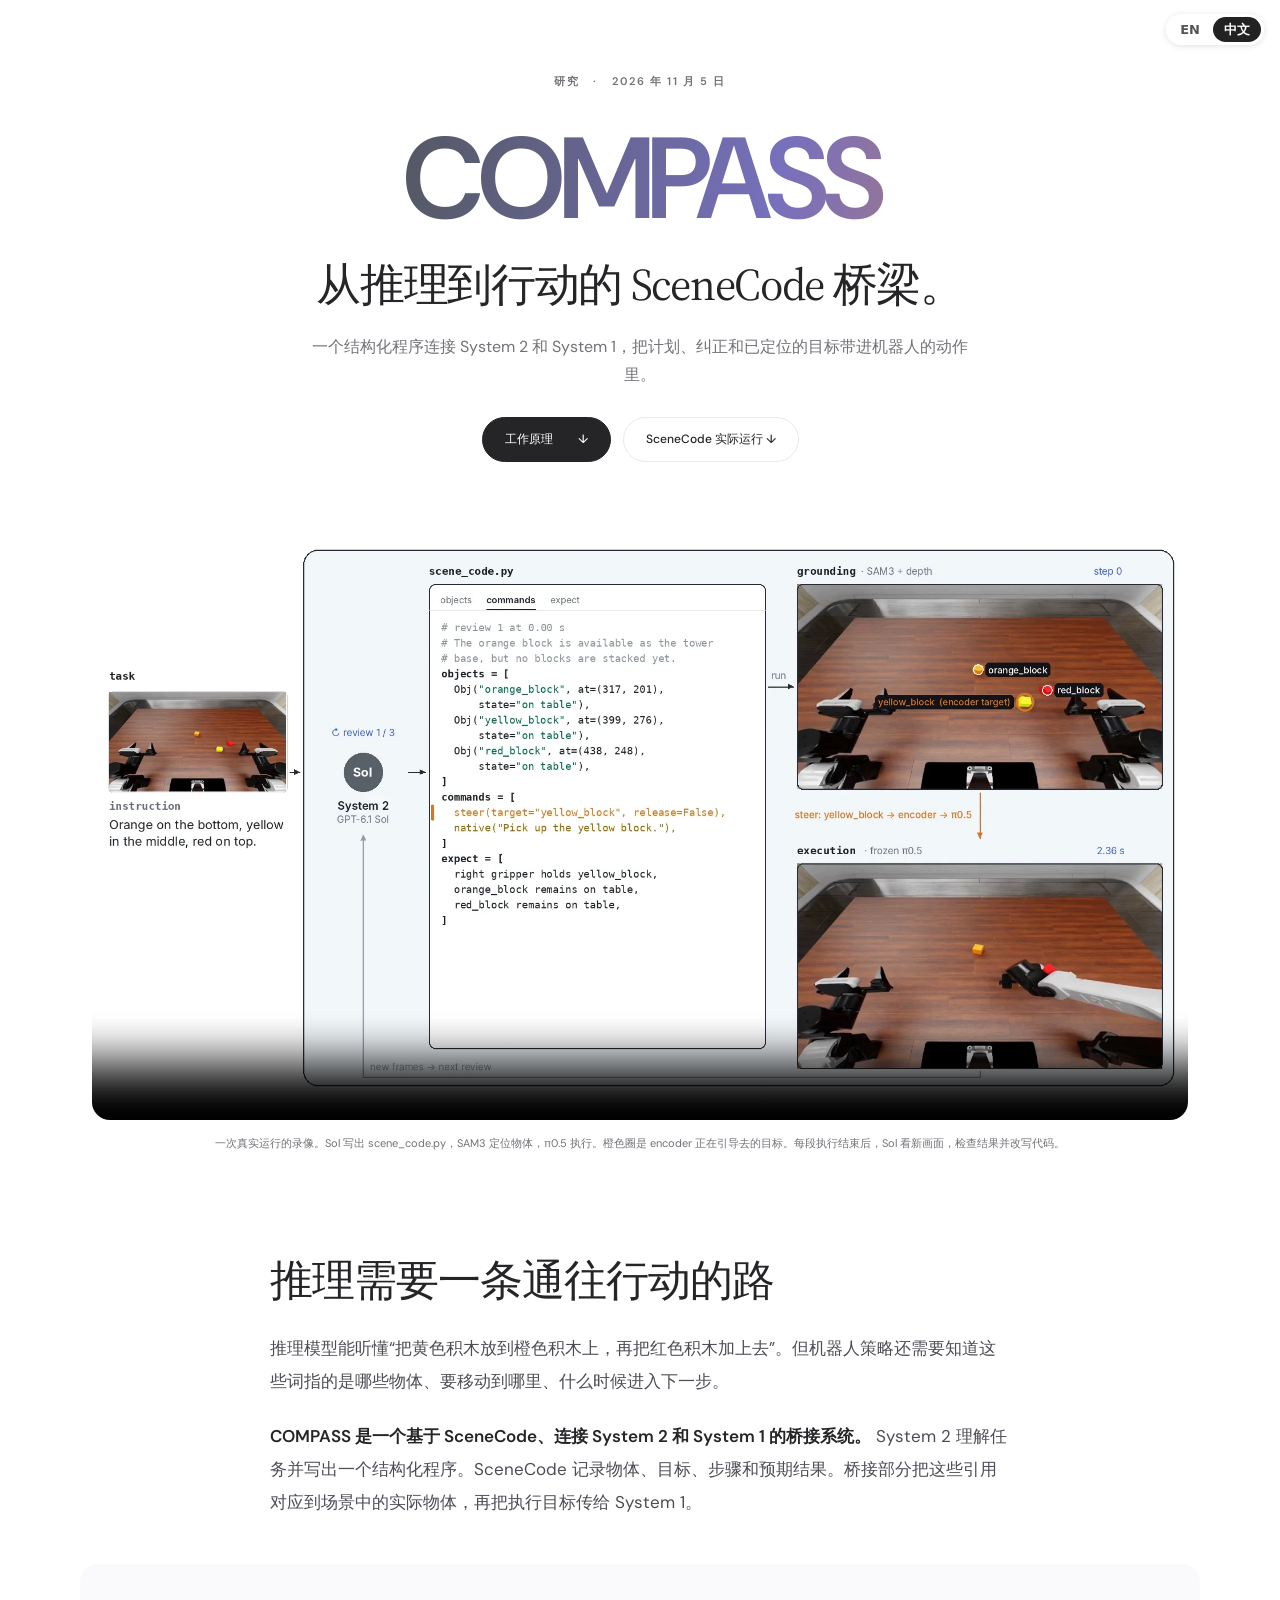
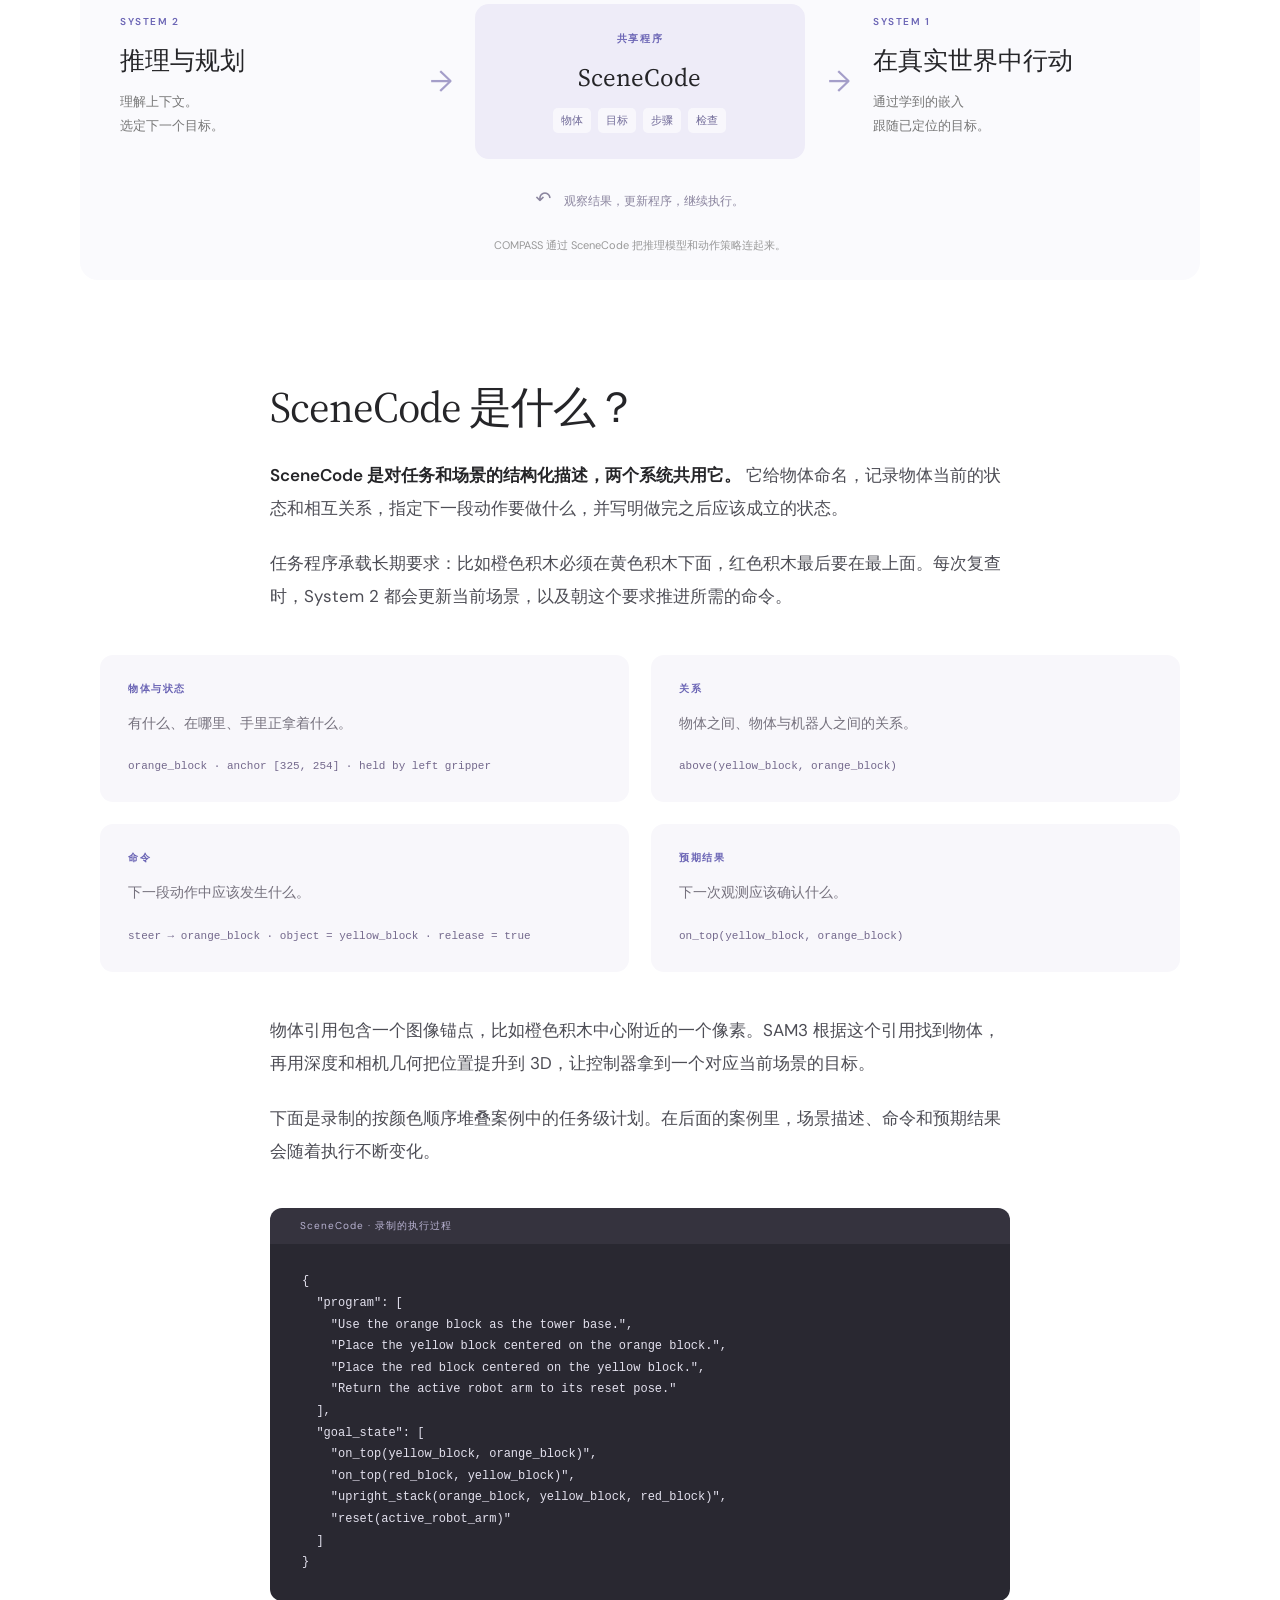
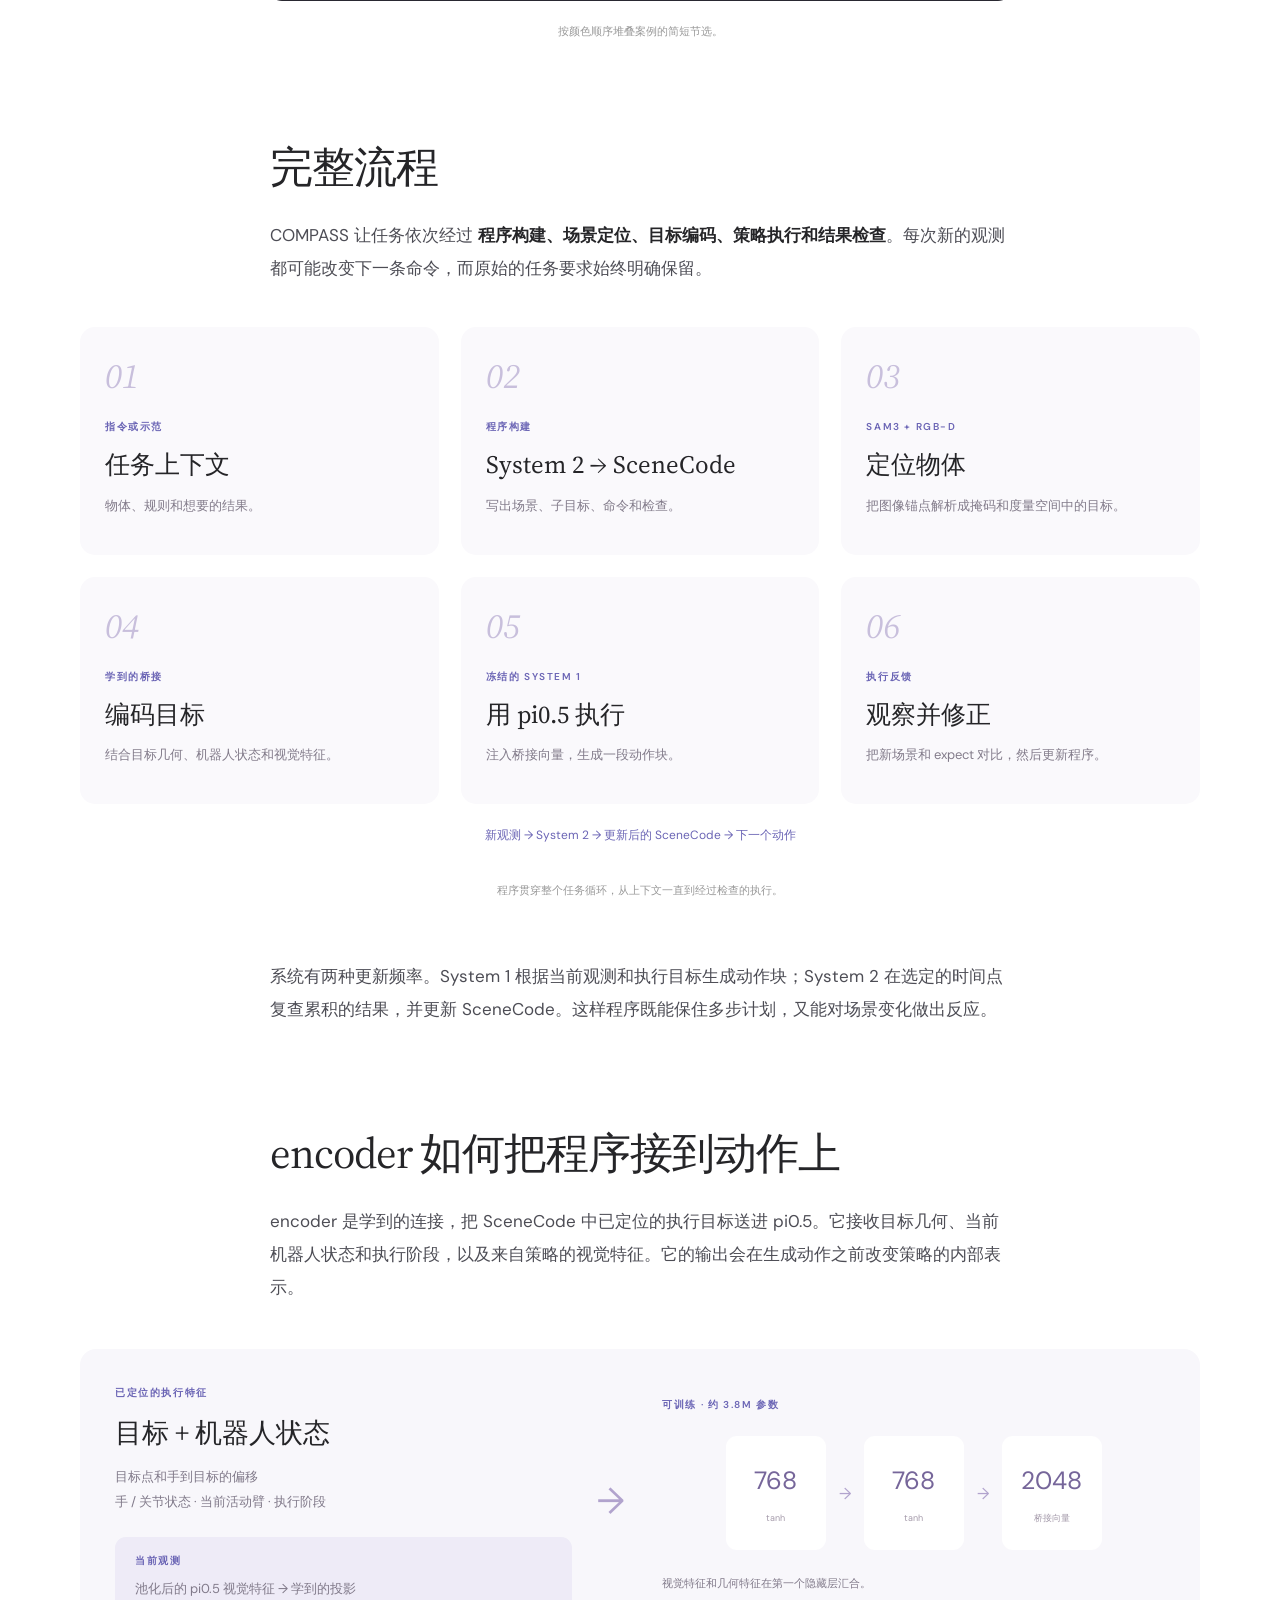
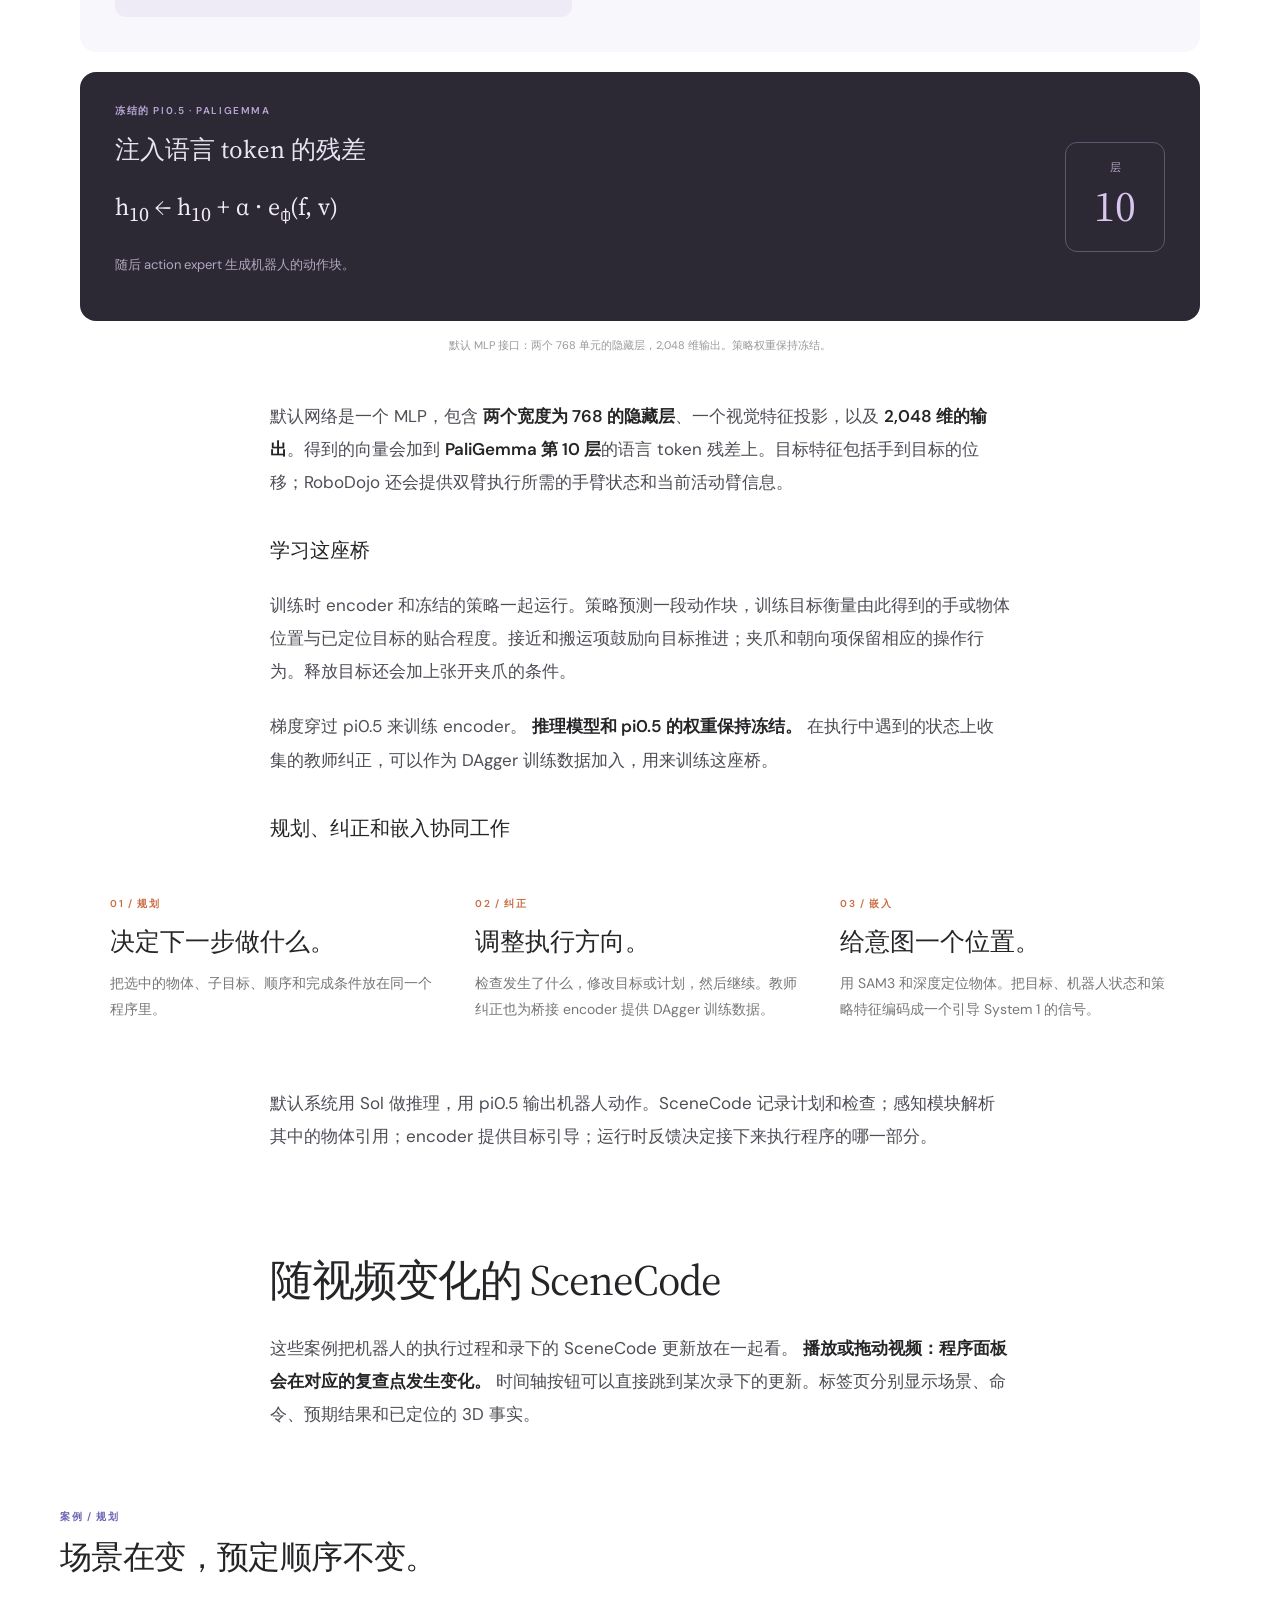
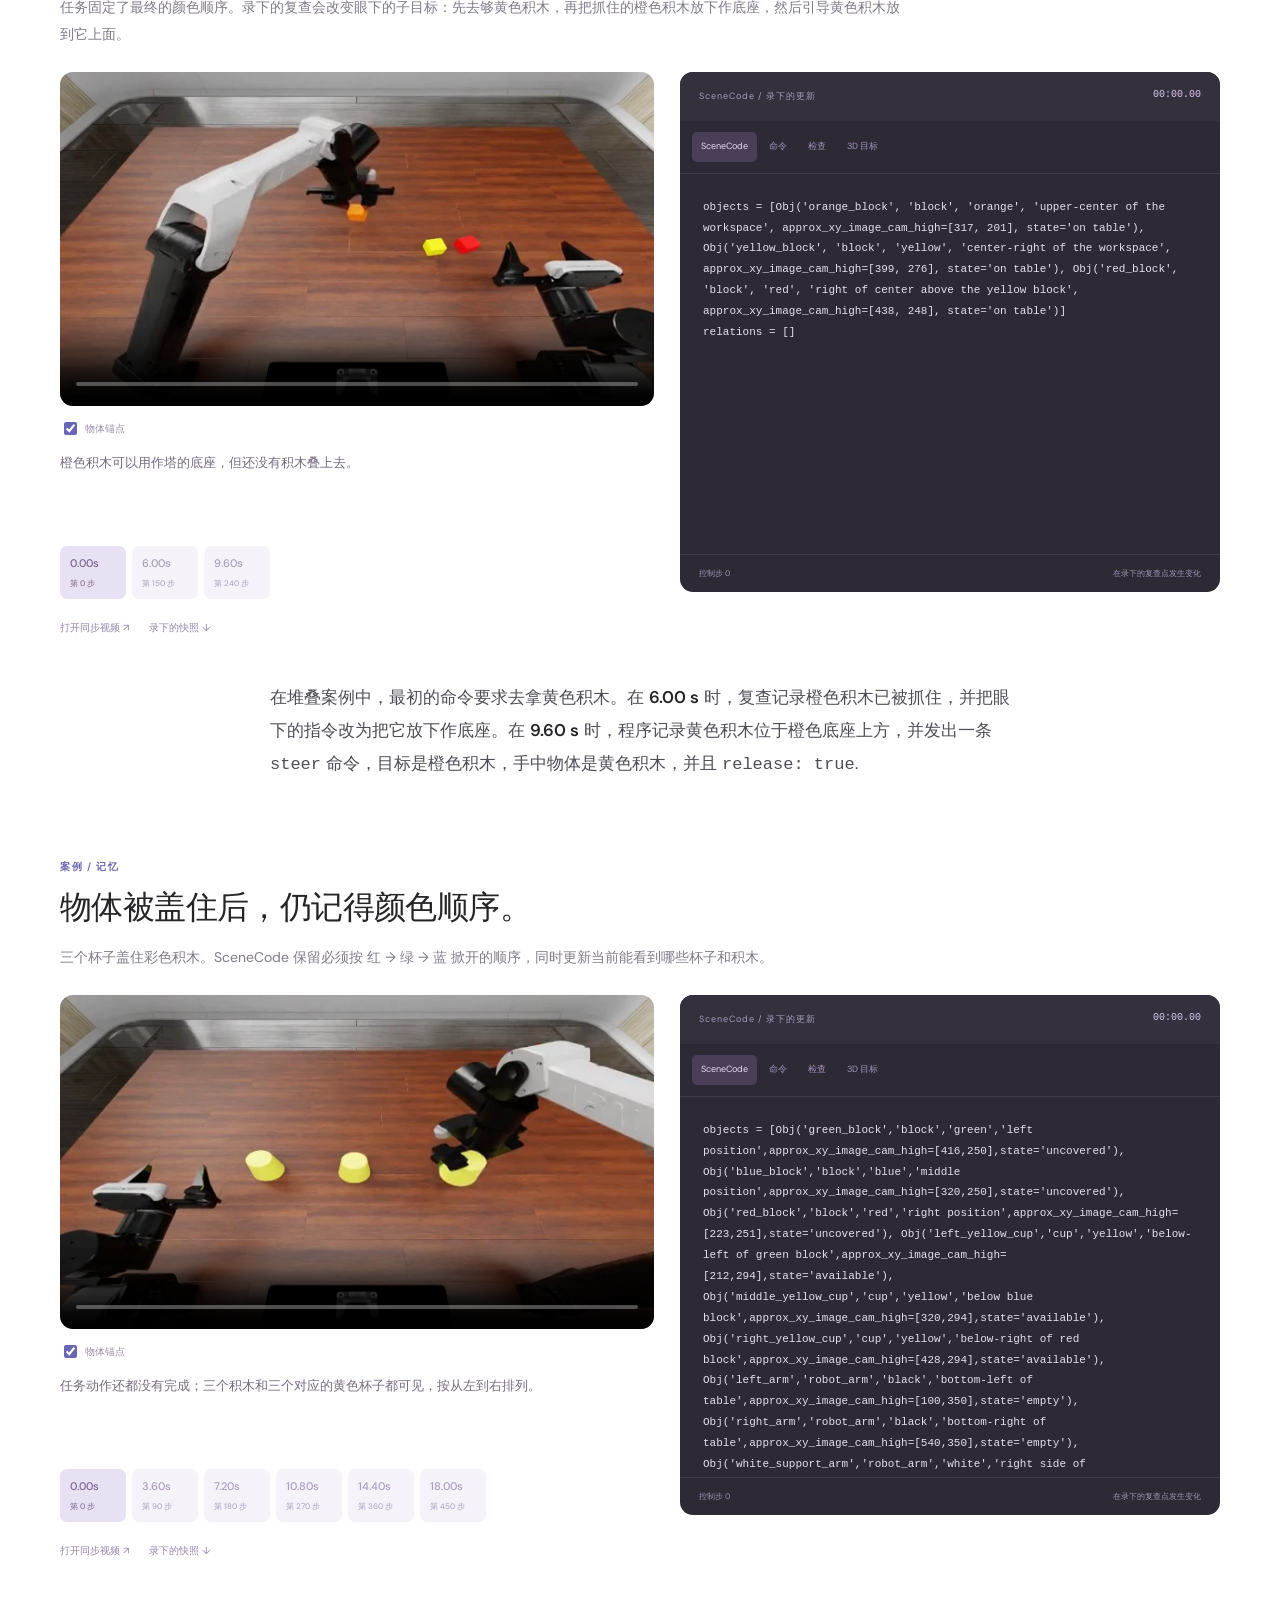
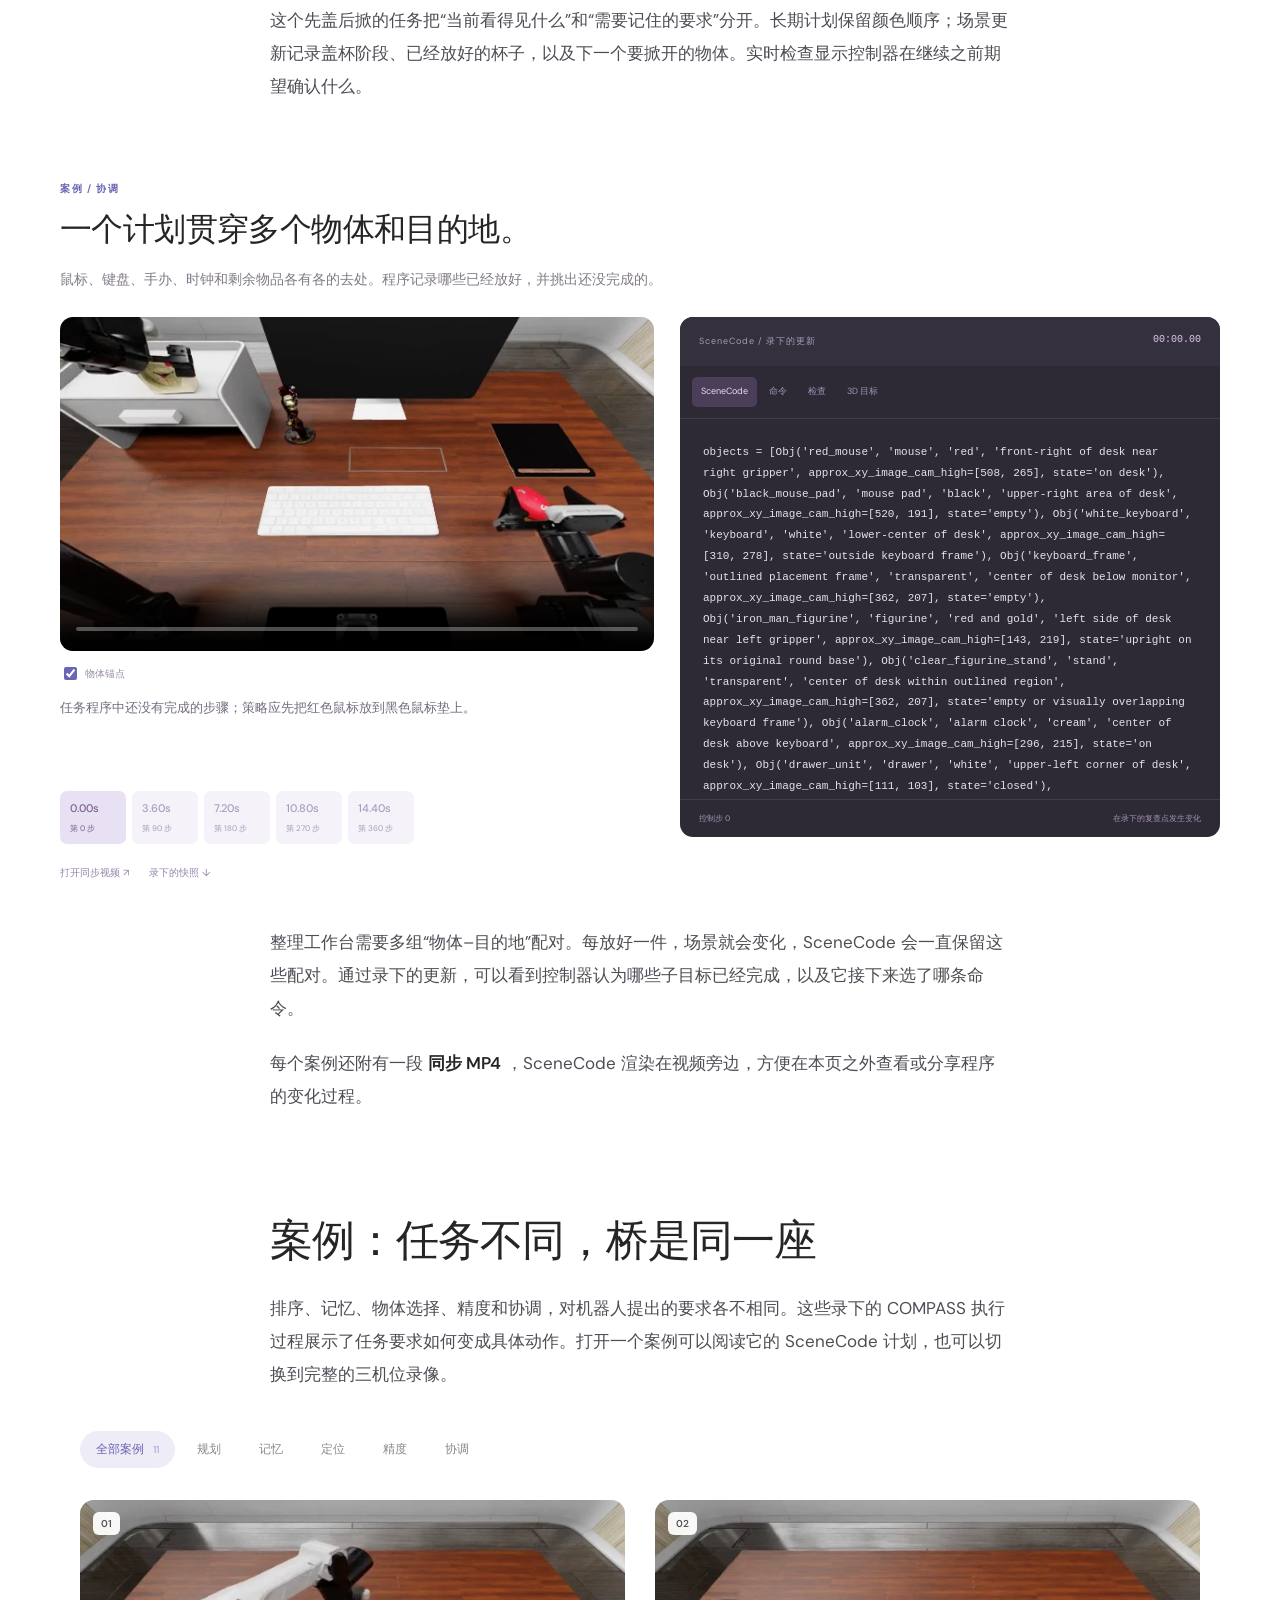
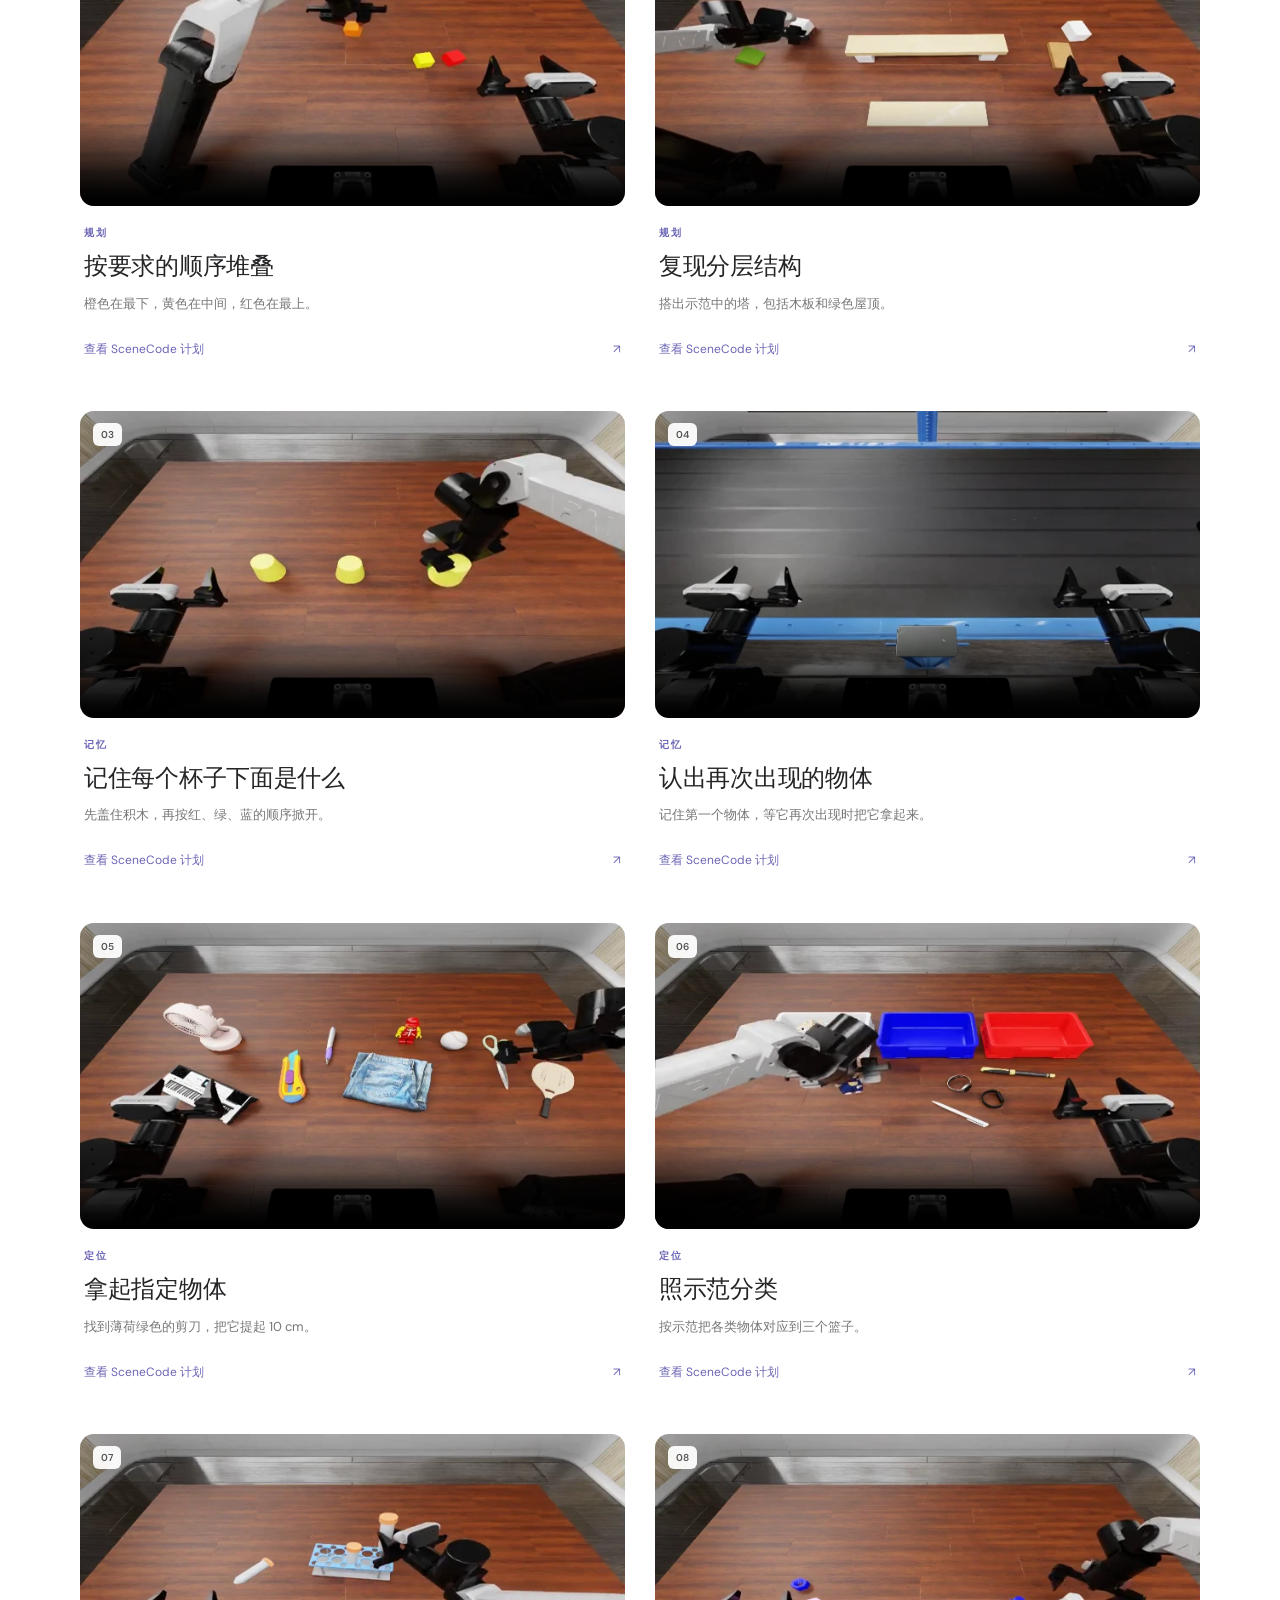
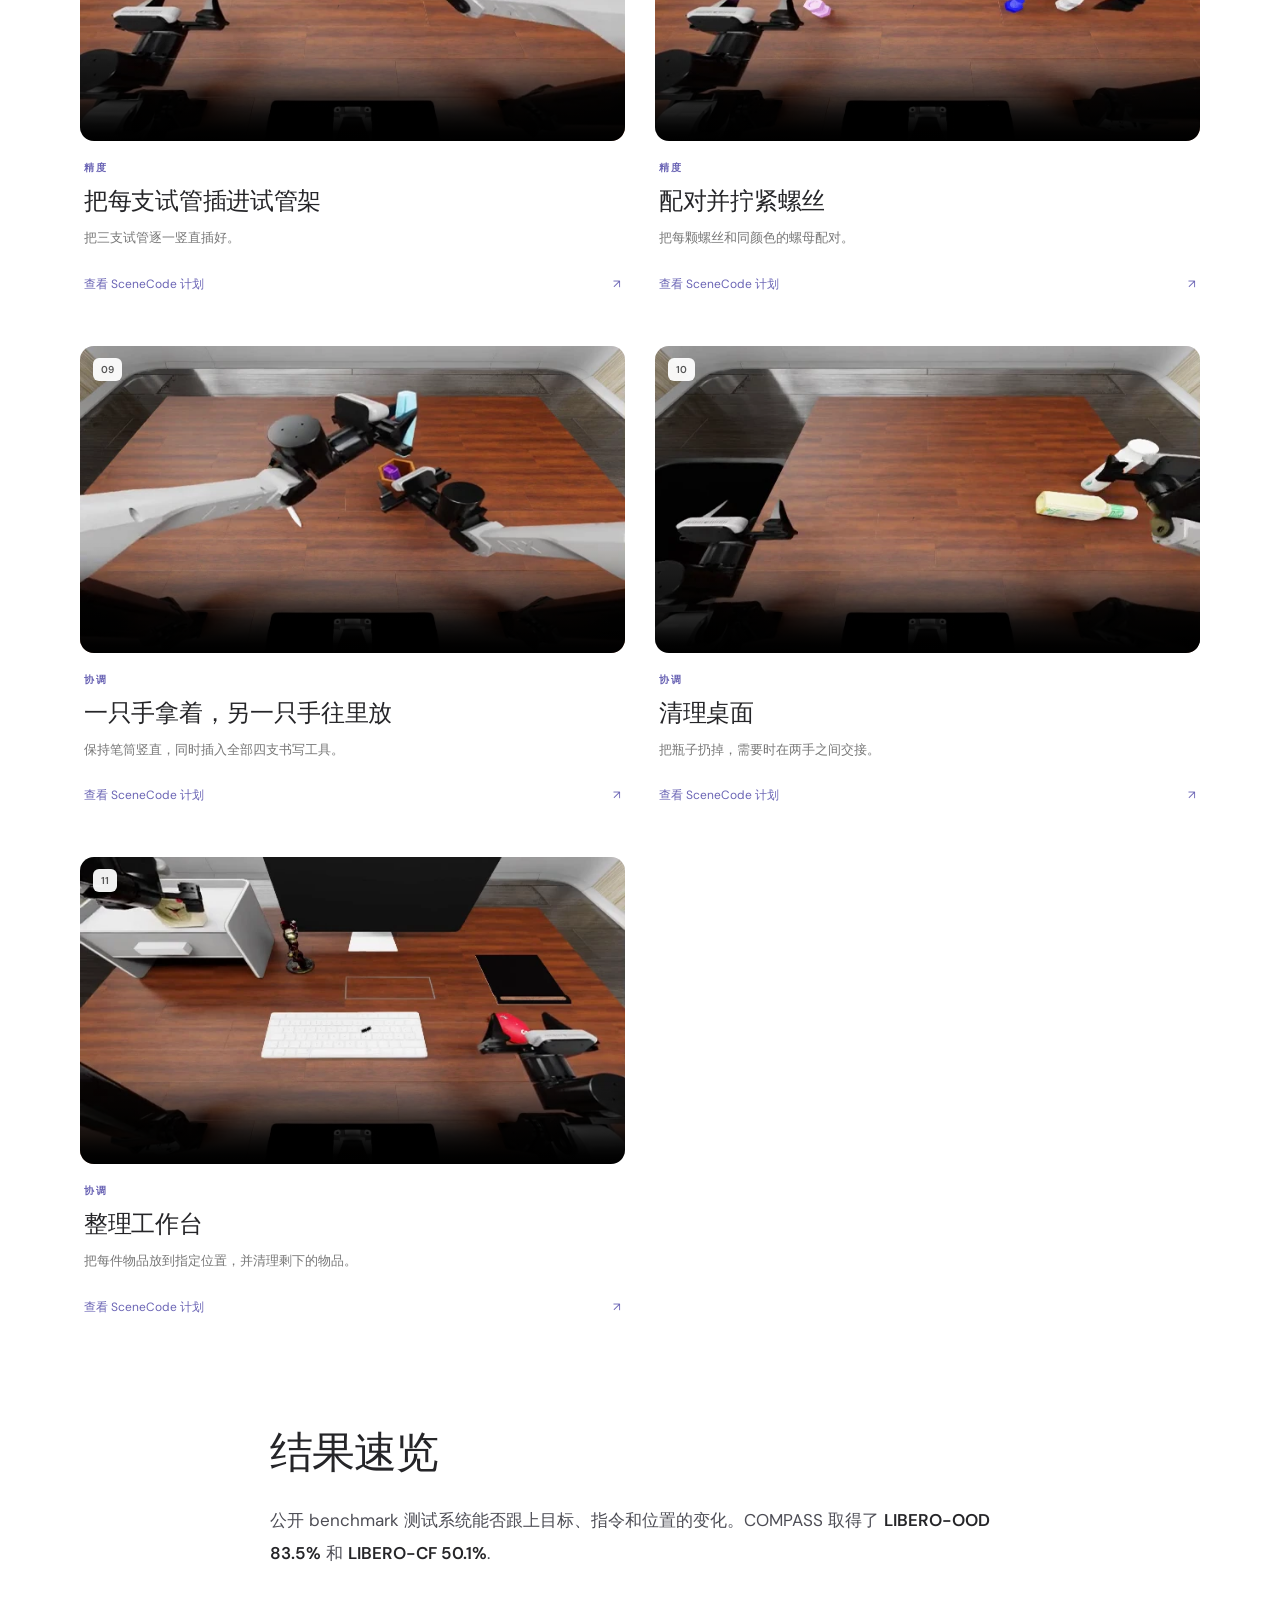
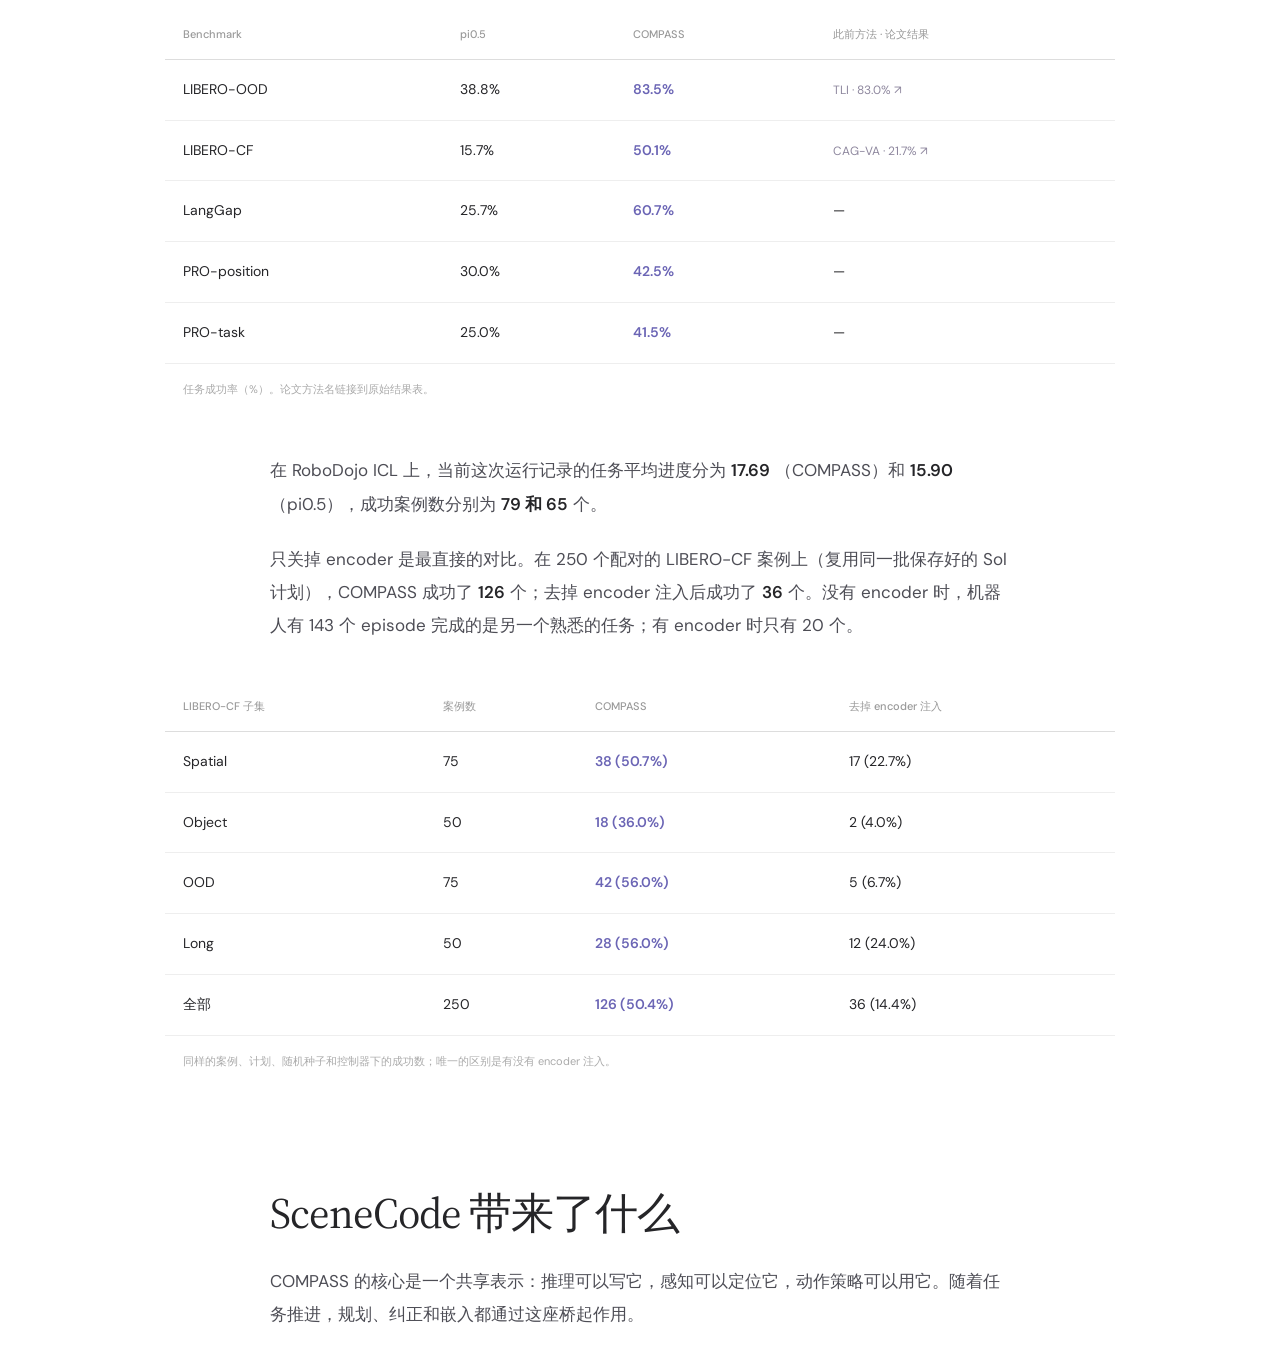
<file: review/compass/zh/index.html>
<!doctype html>
<html lang="zh-CN"><head><meta charset="utf-8"><meta name="viewport" content="width=device-width,initial-scale=1">
<title>交互版 — COMPASS：从推理到行动的 SceneCode 桥梁 · Zimo Wen</title><meta name="description" content="One structured program connects System 2 and System 1 — carrying plans, corrections, and grounded targets into robot behavior.">
<meta name="robots" content="noindex"><link rel="canonical" href="https://nssmd.github.io/review/compass/"><meta property="og:title" content="COMPASS: A SceneCode bridge from reasoning to action"><meta property="og:description" content="One structured program connects System 2 and System 1 — carrying plans, corrections, and grounded targets into robot behavior."><meta property="og:type" content="article"><meta property="og:url" content="https://nssmd.github.io/blog/compass/"><meta property="og:image" content="https://nssmd.github.io/blog/assets/compass/cover.webp"><meta name="twitter:card" content="summary_large_image"><meta name="theme-color" content="#ffffff">
<link rel="icon" href="/assets/favicon.svg" type="image/svg+xml">
<link rel="preconnect" href="https://fonts.googleapis.com"><link rel="preconnect" href="https://fonts.gstatic.com" crossorigin><link href="https://fonts.googleapis.com/css2?family=DM+Sans:wght@400;450;500;550;600;650;700&family=Source+Serif+4:ital,wght@0,400;0,500;0,600;1,400;1,500&display=swap" rel="stylesheet">
<meta name="compass-trace-version" content="19d4d39c820d"><meta name="compass-review-version" content="07a1e909e941"><link rel="stylesheet" href="/blog/blog.css?v=14fd77dc674f"><script src="/blog/blog.js?v=5f7038ff6669" defer></script><style>.lang-switch{position:fixed;top:14px;right:16px;z-index:50;display:flex;gap:2px;padding:3px;border-radius:999px;background:rgba(255,255,255,.92);box-shadow:0 1px 6px rgba(0,0,0,.12);font:600 13px/1 system-ui,sans-serif}.lang-switch a{padding:6px 11px;border-radius:999px;color:#555;text-decoration:none}.lang-switch a[aria-current]{background:#222;color:#fff}</style></head>
<body><nav class="lang-switch" aria-label="Language"><a href="/review/compass/">EN</a><a href="/review/compass/zh/" aria-current="true">中文</a></nav><a class="skip-link" href="#main">跳到正文</a>
<main id="main"><article id="top"><header class="article-hero"><div class="eyebrow">研究<span>·</span><time datetime="2026-11-05">2026 年 11 月 5 日</time></div><h1>COMPASS</h1><p class="hero-subtitle">从推理到行动的 SceneCode 桥梁。</p><p class="hero-description">一个结构化程序连接 System 2 和 System 1，把计划、纠正和已定位的目标带进机器人的动作里。</p><div class="hero-actions"><a class="pill-button primary" href="#pipeline">工作原理 <span>↓</span></a><a class="pill-button" href="#case-studies">SceneCode 实际运行 ↓</a></div></header><figure class="hero-film"><video controls muted loop playsinline preload="metadata" poster="/blog/assets/compass/stack_blocks_by_language-flow-poster.webp" aria-label="COMPASS: A SceneCode bridge from reasoning to action"><source src="/blog/assets/compass/stack_blocks_by_language-flow.mp4" type="video/mp4"></video><figcaption>一次真实运行的录像。Sol 写出 scene_code.py，SAM3 定位物体，π0.5 执行。橙色圈是 encoder 正在引导去的目标。每段执行结束后，Sol 看新画面，检查结果并改写代码。</figcaption></figure><div class="article-layout"><aside class="article-toc" aria-label="On this page"><span class="mini-label">本文目录</span><div class="toc">
<ul>
<li><a href="#reasoning-needs-a-way-into-action">推理需要一条通往行动的路</a></li>
<li><a href="#scenecode">SceneCode 是什么？</a></li>
<li><a href="#pipeline">完整流程</a></li>
<li><a href="#encoder">encoder 如何把程序接到动作上</a><ul>
<li><a href="#learning-the-bridge">学习这座桥</a></li>
<li><a href="#planning-correction-and-embedding-work-together">规划、纠正和嵌入协同工作</a></li>
</ul>
</li>
<li><a href="#case-studies">随视频变化的 SceneCode</a></li>
<li><a href="#cases">案例：任务不同，桥是同一座</a></li>
<li><a href="#results">结果速览</a></li>
<li><a href="#what-scenecode-makes-possible">SceneCode 带来了什么</a></li>
</ul>
</div>
</aside><div class="article-body"><h2 id="reasoning-needs-a-way-into-action">推理需要一条通往行动的路</h2>
<p>推理模型能听懂“把黄色积木放到橙色积木上，再把红色积木加上去”。但机器人策略还需要知道这些词指的是哪些物体、要移动到哪里、什么时候进入下一步。</p>
<p><strong>COMPASS 是一个基于 SceneCode、连接 System 2 和 System 1 的桥接系统。</strong> System 2 理解任务并写出一个结构化程序。SceneCode 记录物体、目标、步骤和预期结果。桥接部分把这些引用对应到场景中的实际物体，再把执行目标传给 System 1。</p>
<figure class="bridge-figure"><div class="bridge-flow"><div class="bridge-node"><span class="mini-label">System 2</span><h3>推理与规划</h3><p>理解上下文。<br>选定下一个目标。</p></div><span class="bridge-arrow" aria-hidden="true">→</span><div class="bridge-node bridge-program"><span class="mini-label">共享程序</span><h3>SceneCode</h3><div class="program-fields"><span>物体</span><span>目标</span><span>步骤</span><span>检查</span></div></div><span class="bridge-arrow" aria-hidden="true">→</span><div class="bridge-node"><span class="mini-label">System 1</span><h3>在真实世界中行动</h3><p>通过学到的嵌入<br>跟随已定位的目标。</p></div></div><div class="feedback-path"><span>↶</span> 观察结果，更新程序，继续执行。</div><figcaption>COMPASS 通过 SceneCode 把推理模型和动作策略连起来。</figcaption></figure>

<h2 id="scenecode">SceneCode 是什么？</h2>
<p><strong>SceneCode 是对任务和场景的结构化描述，两个系统共用它。</strong> 它给物体命名，记录物体当前的状态和相互关系，指定下一段动作要做什么，并写明做完之后应该成立的状态。</p>
<p>任务程序承载长期要求：比如橙色积木必须在黄色积木下面，红色积木最后要在最上面。每次复查时，System 2 都会更新当前场景，以及朝这个要求推进所需的命令。</p>
<div class="scenecode-fields wide"><div><span class="mini-label">物体与状态</span><p>有什么、在哪里、手里正拿着什么。</p><code>orange_block · anchor [325, 254] · held by left gripper</code></div><div><span class="mini-label">关系</span><p>物体之间、物体与机器人之间的关系。</p><code>above(yellow_block, orange_block)</code></div><div><span class="mini-label">命令</span><p>下一段动作中应该发生什么。</p><code>steer → orange_block · object = yellow_block · release = true</code></div><div><span class="mini-label">预期结果</span><p>下一次观测应该确认什么。</p><code>on_top(yellow_block, orange_block)</code></div></div>

<p>物体引用包含一个图像锚点，比如橙色积木中心附近的一个像素。SAM3 根据这个引用找到物体，再用深度和相机几何把位置提升到 3D，让控制器拿到一个对应当前场景的目标。</p>
<p>下面是录制的按颜色顺序堆叠案例中的任务级计划。在后面的案例里，场景描述、命令和预期结果会随着执行不断变化。</p>
<figure class="recorded-code"><div class="code-caption">SceneCode · 录制的执行过程</div><pre><code>{
  &quot;program&quot;: [
    &quot;Use the orange block as the tower base.&quot;,
    &quot;Place the yellow block centered on the orange block.&quot;,
    &quot;Place the red block centered on the yellow block.&quot;,
    &quot;Return the active robot arm to its reset pose.&quot;
  ],
  &quot;goal_state&quot;: [
    &quot;on_top(yellow_block, orange_block)&quot;,
    &quot;on_top(red_block, yellow_block)&quot;,
    &quot;upright_stack(orange_block, yellow_block, red_block)&quot;,
    &quot;reset(active_robot_arm)&quot;
  ]
}</code></pre><figcaption>按颜色顺序堆叠案例的简短节选。</figcaption></figure>

<h2 id="pipeline">完整流程</h2>
<p>COMPASS 让任务依次经过 <strong>程序构建、场景定位、目标编码、策略执行和结果检查</strong>。每次新的观测都可能改变下一条命令，而原始的任务要求始终明确保留。</p>
<figure class="pipeline-figure wide"><div class="pipeline-grid"><div class="pipeline-stage"><span class="pipeline-index">01</span><span class="mini-label">指令或示范</span><h3>任务上下文</h3><p>物体、规则和想要的结果。</p></div><div class="pipeline-stage"><span class="pipeline-index">02</span><span class="mini-label">程序构建</span><h3>System 2 → SceneCode</h3><p>写出场景、子目标、命令和检查。</p></div><div class="pipeline-stage"><span class="pipeline-index">03</span><span class="mini-label">SAM3 + RGB-D</span><h3>定位物体</h3><p>把图像锚点解析成掩码和度量空间中的目标。</p></div><div class="pipeline-stage"><span class="pipeline-index">04</span><span class="mini-label">学到的桥接</span><h3>编码目标</h3><p>结合目标几何、机器人状态和视觉特征。</p></div><div class="pipeline-stage"><span class="pipeline-index">05</span><span class="mini-label">冻结的 System 1</span><h3>用 pi0.5 执行</h3><p>注入桥接向量，生成一段动作块。</p></div><div class="pipeline-stage"><span class="pipeline-index">06</span><span class="mini-label">执行反馈</span><h3>观察并修正</h3><p>把新场景和 expect 对比，然后更新程序。</p></div></div><div class="pipeline-feedback">新观测 → System 2 → 更新后的 SceneCode → 下一个动作</div><figcaption>程序贯穿整个任务循环，从上下文一直到经过检查的执行。</figcaption></figure>

<p>系统有两种更新频率。System 1 根据当前观测和执行目标生成动作块；System 2 在选定的时间点复查累积的结果，并更新 SceneCode。这样程序既能保住多步计划，又能对场景变化做出反应。</p>
<h2 id="encoder">encoder 如何把程序接到动作上</h2>
<p>encoder 是学到的连接，把 SceneCode 中已定位的执行目标送进 pi0.5。它接收目标几何、当前机器人状态和执行阶段，以及来自策略的视觉特征。它的输出会在生成动作之前改变策略的内部表示。</p>
<figure class="encoder-figure wide"><div class="encoder-top"><div class="encoder-input"><span class="mini-label">已定位的执行特征</span><h3>目标 + 机器人状态</h3><p>目标点和手到目标的偏移<br>手 / 关节状态 · 当前活动臂 · 执行阶段</p><div class="encoder-visual"><span class="mini-label">当前观测</span><p>池化后的 pi0.5 视觉特征 → 学到的投影</p></div></div><span class="encoder-arrow">→</span><div class="encoder-network"><span class="mini-label">可训练 · 约 3.8M 参数</span><div class="network-layers"><div>768<span>tanh</span></div><span>→</span><div>768<span>tanh</span></div><span>→</span><div>2048<span>桥接向量</span></div></div><p>视觉特征和几何特征在第一个隐藏层汇合。</p></div></div><div class="encoder-injection"><div><span class="mini-label">冻结的 pi0.5 · PaliGemma</span><h3>注入语言 token 的残差</h3><p class="encoder-equation">h<sub>10</sub> ← h<sub>10</sub> + α · e<sub>ϕ</sub>(f, v)</p><p>随后 action expert 生成机器人的动作块。</p></div><span class="layer-badge">层 <b>10</b></span></div><figcaption>默认 MLP 接口：两个 768 单元的隐藏层，2,048 维输出。策略权重保持冻结。</figcaption></figure>

<p>默认网络是一个 MLP，包含 <strong>两个宽度为 768 的隐藏层</strong>、一个视觉特征投影，以及 <strong>2,048 维的输出</strong>。得到的向量会加到 <strong>PaliGemma 第 10 层</strong>的语言 token 残差上。目标特征包括手到目标的位移；RoboDojo 还会提供双臂执行所需的手臂状态和当前活动臂信息。</p>
<h3 id="learning-the-bridge">学习这座桥</h3>
<p>训练时 encoder 和冻结的策略一起运行。策略预测一段动作块，训练目标衡量由此得到的手或物体位置与已定位目标的贴合程度。接近和搬运项鼓励向目标推进；夹爪和朝向项保留相应的操作行为。释放目标还会加上张开夹爪的条件。</p>
<p>梯度穿过 pi0.5 来训练 encoder。 <strong>推理模型和 pi0.5 的权重保持冻结。</strong> 在执行中遇到的状态上收集的教师纠正，可以作为 DAgger 训练数据加入，用来训练这座桥。</p>
<h3 id="planning-correction-and-embedding-work-together">规划、纠正和嵌入协同工作</h3>
<div class="method-uses">
<div><span class="mini-label">01 / 规划</span><h3>决定下一步做什么。</h3><p>把选中的物体、子目标、顺序和完成条件放在同一个程序里。</p></div>
<div><span class="mini-label">02 / 纠正</span><h3>调整执行方向。</h3><p>检查发生了什么，修改目标或计划，然后继续。教师纠正也为桥接 encoder 提供 DAgger 训练数据。</p></div>
<div><span class="mini-label">03 / 嵌入</span><h3>给意图一个位置。</h3><p>用 SAM3 和深度定位物体。把目标、机器人状态和策略特征编码成一个引导 System 1 的信号。</p></div>
</div>

<p>默认系统用 Sol 做推理，用 pi0.5 输出机器人动作。SceneCode 记录计划和检查；感知模块解析其中的物体引用；encoder 提供目标引导；运行时反馈决定接下来执行程序的哪一部分。</p>
<h2 id="case-studies">随视频变化的 SceneCode</h2>
<p>这些案例把机器人的执行过程和录下的 SceneCode 更新放在一起看。 <strong>播放或拖动视频：程序面板会在对应的复查点发生变化。</strong> 时间轴按钮可以直接跳到某次录下的更新。标签页分别显示场景、命令、预期结果和已定位的 3D 事实。</p>
<section class="case-study wide" id="study-stack_blocks_by_language" data-sync-case="stack_blocks_by_language"><header class="study-heading"><span class="mini-label">案例 / 规划</span><h3>场景在变，预定顺序不变。</h3><p>任务固定了最终的颜色顺序。录下的复查会改变眼下的子目标：先去够黄色积木，再把抓住的橙色积木放下作底座，然后引导黄色积木放到它上面。</p></header><div class="sync-grid"><div class="sync-film"><div class="sync-stage"><video class="case-video sync-video" controls muted playsinline preload="none" poster="/blog/assets/compass/stack_blocks_by_language-poster.webp" aria-label="Keep the intended order while the scene changes."><source data-src="/blog/assets/compass/stack_blocks_by_language.mp4" type="video/mp4"></video><svg class="scene-anchors" viewBox="0 0 640 360" aria-label="Object image anchors"></svg></div><div class="sync-options"><label><input type="checkbox" data-show-anchors checked> 物体锚点</label></div><p class="sync-progress">橙色积木可以用作塔的底座，但还没有积木叠上去。</p><div class="replay-timeline" aria-label="Recorded SceneCode review points"><button type="button" data-replay-index="0" aria-pressed="true"><b>0.00s</b><span>第 0 步</span></button><button type="button" data-replay-index="1" aria-pressed="false"><b>6.00s</b><span>第 150 步</span></button><button type="button" data-replay-index="2" aria-pressed="false"><b>9.60s</b><span>第 240 步</span></button></div><div class="sync-download"><a href="/blog/assets/compass/stack_blocks_by_language-scenecode.mp4" target="_blank" rel="noopener">打开同步视频 ↗</a><a href="/blog/assets/compass/scenecode-traces.json" download>录下的快照 ↓</a></div></div><div class="sync-codebox"><div class="sync-code-head"><span>SceneCode / 录下的更新</span><b data-code-time>00:00.00</b></div><div class="code-tabs" role="tablist" aria-label="SceneCode view"><button type="button" role="tab" data-code-view="scene" aria-selected="true" aria-controls="code-stack_blocks_by_language">SceneCode</button><button type="button" role="tab" data-code-view="commands" aria-selected="false" aria-controls="code-stack_blocks_by_language">命令</button><button type="button" role="tab" data-code-view="expect" aria-selected="false" aria-controls="code-stack_blocks_by_language">检查</button><button type="button" role="tab" data-code-view="facts" aria-selected="false" aria-controls="code-stack_blocks_by_language">3D 目标</button></div><pre id="code-stack_blocks_by_language" class="sync-code" role="tabpanel" tabindex="0"><code>objects = [Obj(&#x27;orange_block&#x27;, &#x27;block&#x27;, &#x27;orange&#x27;, &#x27;upper-center of the workspace&#x27;, approx_xy_image_cam_high=[317, 201], state=&#x27;on table&#x27;), Obj(&#x27;yellow_block&#x27;, &#x27;block&#x27;, &#x27;yellow&#x27;, &#x27;center-right of the workspace&#x27;, approx_xy_image_cam_high=[399, 276], state=&#x27;on table&#x27;), Obj(&#x27;red_block&#x27;, &#x27;block&#x27;, &#x27;red&#x27;, &#x27;right of center above the yellow block&#x27;, approx_xy_image_cam_high=[438, 248], state=&#x27;on table&#x27;)]
relations = []</code></pre><div class="sync-code-foot"><span data-code-step>控制步 0</span><span>在录下的复查点发生变化</span></div></div></div></section>

<p>在堆叠案例中，最初的命令要求去拿黄色积木。在 <strong>6.00 s</strong> 时，复查记录橙色积木已被抓住，并把眼下的指令改为把它放下作底座。在 <strong>9.60 s</strong> 时，程序记录黄色积木位于橙色底座上方，并发出一条 <code>steer</code> 命令，目标是橙色积木，手中物体是黄色积木，并且 <code>release: true</code>.</p>
<section class="case-study wide" id="study-cover_blocks" data-sync-case="cover_blocks"><header class="study-heading"><span class="mini-label">案例 / 记忆</span><h3>物体被盖住后，仍记得颜色顺序。</h3><p>三个杯子盖住彩色积木。SceneCode 保留必须按 红 → 绿 → 蓝 掀开的顺序，同时更新当前能看到哪些杯子和积木。</p></header><div class="sync-grid"><div class="sync-film"><div class="sync-stage"><video class="case-video sync-video" controls muted playsinline preload="none" poster="/blog/assets/compass/cover_blocks-poster.webp" aria-label="Remember a color order after the objects disappear."><source data-src="/blog/assets/compass/cover_blocks.mp4" type="video/mp4"></video><svg class="scene-anchors" viewBox="0 0 640 360" aria-label="Object image anchors"></svg></div><div class="sync-options"><label><input type="checkbox" data-show-anchors checked> 物体锚点</label></div><p class="sync-progress">任务动作还都没有完成；三个积木和三个对应的黄色杯子都可见，按从左到右排列。</p><div class="replay-timeline" aria-label="Recorded SceneCode review points"><button type="button" data-replay-index="0" aria-pressed="true"><b>0.00s</b><span>第 0 步</span></button><button type="button" data-replay-index="1" aria-pressed="false"><b>3.60s</b><span>第 90 步</span></button><button type="button" data-replay-index="2" aria-pressed="false"><b>7.20s</b><span>第 180 步</span></button><button type="button" data-replay-index="3" aria-pressed="false"><b>10.80s</b><span>第 270 步</span></button><button type="button" data-replay-index="4" aria-pressed="false"><b>14.40s</b><span>第 360 步</span></button><button type="button" data-replay-index="5" aria-pressed="false"><b>18.00s</b><span>第 450 步</span></button></div><div class="sync-download"><a href="/blog/assets/compass/cover_blocks-scenecode.mp4" target="_blank" rel="noopener">打开同步视频 ↗</a><a href="/blog/assets/compass/scenecode-traces.json" download>录下的快照 ↓</a></div></div><div class="sync-codebox"><div class="sync-code-head"><span>SceneCode / 录下的更新</span><b data-code-time>00:00.00</b></div><div class="code-tabs" role="tablist" aria-label="SceneCode view"><button type="button" role="tab" data-code-view="scene" aria-selected="true" aria-controls="code-cover_blocks">SceneCode</button><button type="button" role="tab" data-code-view="commands" aria-selected="false" aria-controls="code-cover_blocks">命令</button><button type="button" role="tab" data-code-view="expect" aria-selected="false" aria-controls="code-cover_blocks">检查</button><button type="button" role="tab" data-code-view="facts" aria-selected="false" aria-controls="code-cover_blocks">3D 目标</button></div><pre id="code-cover_blocks" class="sync-code" role="tabpanel" tabindex="0"><code>objects = [Obj(&#x27;green_block&#x27;,&#x27;block&#x27;,&#x27;green&#x27;,&#x27;left position&#x27;,approx_xy_image_cam_high=[416,250],state=&#x27;uncovered&#x27;), Obj(&#x27;blue_block&#x27;,&#x27;block&#x27;,&#x27;blue&#x27;,&#x27;middle position&#x27;,approx_xy_image_cam_high=[320,250],state=&#x27;uncovered&#x27;), Obj(&#x27;red_block&#x27;,&#x27;block&#x27;,&#x27;red&#x27;,&#x27;right position&#x27;,approx_xy_image_cam_high=[223,251],state=&#x27;uncovered&#x27;), Obj(&#x27;left_yellow_cup&#x27;,&#x27;cup&#x27;,&#x27;yellow&#x27;,&#x27;below-left of green block&#x27;,approx_xy_image_cam_high=[212,294],state=&#x27;available&#x27;), Obj(&#x27;middle_yellow_cup&#x27;,&#x27;cup&#x27;,&#x27;yellow&#x27;,&#x27;below blue block&#x27;,approx_xy_image_cam_high=[320,294],state=&#x27;available&#x27;), Obj(&#x27;right_yellow_cup&#x27;,&#x27;cup&#x27;,&#x27;yellow&#x27;,&#x27;below-right of red block&#x27;,approx_xy_image_cam_high=[428,294],state=&#x27;available&#x27;), Obj(&#x27;left_arm&#x27;,&#x27;robot_arm&#x27;,&#x27;black&#x27;,&#x27;bottom-left of table&#x27;,approx_xy_image_cam_high=[100,350],state=&#x27;empty&#x27;), Obj(&#x27;right_arm&#x27;,&#x27;robot_arm&#x27;,&#x27;black&#x27;,&#x27;bottom-right of table&#x27;,approx_xy_image_cam_high=[540,350],state=&#x27;empty&#x27;), Obj(&#x27;white_support_arm&#x27;,&#x27;robot_arm&#x27;,&#x27;white&#x27;,&#x27;right side of table&#x27;,approx_xy_image_cam_high=[570,300],state=&#x27;visible&#x27;)]
relations = []</code></pre><div class="sync-code-foot"><span data-code-step>控制步 0</span><span>在录下的复查点发生变化</span></div></div></div></section>

<p>这个先盖后掀的任务把“当前看得见什么”和“需要记住的要求”分开。长期计划保留颜色顺序；场景更新记录盖杯阶段、已经放好的杯子，以及下一个要掀开的物体。实时检查显示控制器在继续之前期望确认什么。</p>
<section class="case-study wide" id="study-organize_table" data-sync-case="organize_table"><header class="study-heading"><span class="mini-label">案例 / 协调</span><h3>一个计划贯穿多个物体和目的地。</h3><p>鼠标、键盘、手办、时钟和剩余物品各有各的去处。程序记录哪些已经放好，并挑出还没完成的。</p></header><div class="sync-grid"><div class="sync-film"><div class="sync-stage"><video class="case-video sync-video" controls muted playsinline preload="none" poster="/blog/assets/compass/organize_table-poster.webp" aria-label="Carry one plan across several objects and destinations."><source data-src="/blog/assets/compass/organize_table.mp4" type="video/mp4"></video><svg class="scene-anchors" viewBox="0 0 640 360" aria-label="Object image anchors"></svg></div><div class="sync-options"><label><input type="checkbox" data-show-anchors checked> 物体锚点</label></div><p class="sync-progress">任务程序中还没有完成的步骤；策略应先把红色鼠标放到黑色鼠标垫上。</p><div class="replay-timeline" aria-label="Recorded SceneCode review points"><button type="button" data-replay-index="0" aria-pressed="true"><b>0.00s</b><span>第 0 步</span></button><button type="button" data-replay-index="1" aria-pressed="false"><b>3.60s</b><span>第 90 步</span></button><button type="button" data-replay-index="2" aria-pressed="false"><b>7.20s</b><span>第 180 步</span></button><button type="button" data-replay-index="3" aria-pressed="false"><b>10.80s</b><span>第 270 步</span></button><button type="button" data-replay-index="4" aria-pressed="false"><b>14.40s</b><span>第 360 步</span></button></div><div class="sync-download"><a href="/blog/assets/compass/organize_table-scenecode.mp4" target="_blank" rel="noopener">打开同步视频 ↗</a><a href="/blog/assets/compass/scenecode-traces.json" download>录下的快照 ↓</a></div></div><div class="sync-codebox"><div class="sync-code-head"><span>SceneCode / 录下的更新</span><b data-code-time>00:00.00</b></div><div class="code-tabs" role="tablist" aria-label="SceneCode view"><button type="button" role="tab" data-code-view="scene" aria-selected="true" aria-controls="code-organize_table">SceneCode</button><button type="button" role="tab" data-code-view="commands" aria-selected="false" aria-controls="code-organize_table">命令</button><button type="button" role="tab" data-code-view="expect" aria-selected="false" aria-controls="code-organize_table">检查</button><button type="button" role="tab" data-code-view="facts" aria-selected="false" aria-controls="code-organize_table">3D 目标</button></div><pre id="code-organize_table" class="sync-code" role="tabpanel" tabindex="0"><code>objects = [Obj(&#x27;red_mouse&#x27;, &#x27;mouse&#x27;, &#x27;red&#x27;, &#x27;front-right of desk near right gripper&#x27;, approx_xy_image_cam_high=[508, 265], state=&#x27;on desk&#x27;), Obj(&#x27;black_mouse_pad&#x27;, &#x27;mouse pad&#x27;, &#x27;black&#x27;, &#x27;upper-right area of desk&#x27;, approx_xy_image_cam_high=[520, 191], state=&#x27;empty&#x27;), Obj(&#x27;white_keyboard&#x27;, &#x27;keyboard&#x27;, &#x27;white&#x27;, &#x27;lower-center of desk&#x27;, approx_xy_image_cam_high=[310, 278], state=&#x27;outside keyboard frame&#x27;), Obj(&#x27;keyboard_frame&#x27;, &#x27;outlined placement frame&#x27;, &#x27;transparent&#x27;, &#x27;center of desk below monitor&#x27;, approx_xy_image_cam_high=[362, 207], state=&#x27;empty&#x27;), Obj(&#x27;iron_man_figurine&#x27;, &#x27;figurine&#x27;, &#x27;red and gold&#x27;, &#x27;left side of desk near left gripper&#x27;, approx_xy_image_cam_high=[143, 219], state=&#x27;upright on its original round base&#x27;), Obj(&#x27;clear_figurine_stand&#x27;, &#x27;stand&#x27;, &#x27;transparent&#x27;, &#x27;center of desk within outlined region&#x27;, approx_xy_image_cam_high=[362, 207], state=&#x27;empty or visually overlapping keyboard frame&#x27;), Obj(&#x27;alarm_clock&#x27;, &#x27;alarm clock&#x27;, &#x27;cream&#x27;, &#x27;center of desk above keyboard&#x27;, approx_xy_image_cam_high=[296, 215], state=&#x27;on desk&#x27;), Obj(&#x27;drawer_unit&#x27;, &#x27;drawer&#x27;, &#x27;white&#x27;, &#x27;upper-left corner of desk&#x27;, approx_xy_image_cam_high=[111, 103], state=&#x27;closed&#x27;), Obj(&#x27;gray_misc_item&#x27;, &#x27;miscellaneous item&#x27;, &#x27;gray&#x27;, &#x27;upper-left-center near drawer unit&#x27;, approx_xy_image_cam_high=[260, 172], state=&#x27;on desk&#x27;)]
relations = [(&#x27;near&#x27;, &#x27;red_mouse&#x27;, &#x27;black_mouse_pad&#x27;), (&#x27;below&#x27;, &#x27;white_keyboard&#x27;, &#x27;keyboard_frame&#x27;), (&#x27;near&#x27;, &#x27;iron_man_figurine&#x27;, &#x27;drawer_unit&#x27;), (&#x27;near&#x27;, &#x27;gray_misc_item&#x27;, &#x27;drawer_unit&#x27;)]</code></pre><div class="sync-code-foot"><span data-code-step>控制步 0</span><span>在录下的复查点发生变化</span></div></div></div></section>

<p>整理工作台需要多组“物体–目的地”配对。每放好一件，场景就会变化，SceneCode 会一直保留这些配对。通过录下的更新，可以看到控制器认为哪些子目标已经完成，以及它接下来选了哪条命令。</p>
<p>每个案例还附有一段 <strong>同步 MP4</strong> ，SceneCode 渲染在视频旁边，方便在本页之外查看或分享程序的变化过程。</p>
<h2 id="cases">案例：任务不同，桥是同一座</h2>
<p>排序、记忆、物体选择、精度和协调，对机器人提出的要求各不相同。这些录下的 COMPASS 执行过程展示了任务要求如何变成具体动作。打开一个案例可以阅读它的 SceneCode 计划，也可以切换到完整的三机位录像。</p>
<div class="case-gallery wide"><div class="case-filters" role="group" aria-label="Filter execution cases"><button class="active" data-case-filter="all" aria-pressed="true">全部案例 <span>11</span></button><button data-case-filter="Planning" aria-pressed="false">规划</button><button data-case-filter="Memory" aria-pressed="false">记忆</button><button data-case-filter="Grounding" aria-pressed="false">定位</button><button data-case-filter="Precision" aria-pressed="false">精度</button><button data-case-filter="Coordination" aria-pressed="false">协调</button></div><p class="sr-only" role="status" id="case-status" aria-live="polite">11 个案例</p><div class="case-grid"><article class="case-card" data-category="Planning" id="case-stack_blocks_by_language"><div class="case-media"><video class="case-video" controls muted loop playsinline preload="none" poster="/blog/assets/compass/stack_blocks_by_language-poster.webp" aria-label="Stack in the requested order"><source data-src="/blog/assets/compass/stack_blocks_by_language.mp4" type="video/mp4"><a href="/blog/assets/compass/stack_blocks_by_language.mp4">观看执行过程</a></video><span class="case-number">01</span></div><div class="case-copy"><span class="mini-label">规划</span><h3>按要求的顺序堆叠</h3><p>橙色在最下，黄色在中间，红色在最上。</p><details class="case-plan"><summary>查看 SceneCode 计划 <span aria-hidden="true">↗</span></summary><ol><li>把橙色积木用作塔的底座。</li><li>把黄色积木居中放到橙色积木上。</li><li>把红色积木居中放到黄色积木上。</li><li>让当前活动的机械臂回到复位姿态。</li></ol><a class="camera-link" href="/blog/assets/compass/stack_blocks_by_language-cameras.mp4" data-camera-title="Stack in the requested order">观看三机位录像 ↗</a></details></div></article><article class="case-card" data-category="Planning" id="case-build_tower"><div class="case-media"><video class="case-video" controls muted loop playsinline preload="none" poster="/blog/assets/compass/build_tower-poster.webp" aria-label="Reproduce a layered structure"><source data-src="/blog/assets/compass/build_tower.mp4" type="video/mp4"><a href="/blog/assets/compass/build_tower.mp4">观看执行过程</a></video><span class="case-number">02</span></div><div class="case-copy"><span class="mini-label">规划</span><h3>复现分层结构</h3><p>搭出示范中的塔，包括木板和绿色屋顶。</p><details class="case-plan"><summary>查看 SceneCode 计划 <span aria-hidden="true">↗</span></summary><ol><li>放两个白色积木作为分开的下层支撑。</li><li>用长木板架在下层支撑上。</li><li>在长木板上放两个白色积木。</li><li>用短木板架在上层支撑上。</li><li>把棕色积木居中放在短木板上。</li><li>把绿色屋顶积木叠到棕色积木上。</li></ol><a class="camera-link" href="/blog/assets/compass/build_tower-cameras.mp4" data-camera-title="Reproduce a layered structure">观看三机位录像 ↗</a></details></div></article><article class="case-card" data-category="Memory" id="case-cover_blocks"><div class="case-media"><video class="case-video" controls muted loop playsinline preload="none" poster="/blog/assets/compass/cover_blocks-poster.webp" aria-label="Remember what is under each cup"><source data-src="/blog/assets/compass/cover_blocks.mp4" type="video/mp4"><a href="/blog/assets/compass/cover_blocks.mp4">观看执行过程</a></video><span class="case-number">03</span></div><div class="case-copy"><span class="mini-label">记忆</span><h3>记住每个杯子下面是什么</h3><p>先盖住积木，再按红、绿、蓝的顺序掀开。</p><details class="case-plan"><summary>查看 SceneCode 计划 <span aria-hidden="true">↗</span></summary><ol><li>用左边的黄色杯子盖住左边的绿色积木。</li><li>用中间的黄色杯子盖住中间的蓝色积木。</li><li>用右边的黄色杯子盖住右边的红色积木。</li><li>拿开红色积木上的杯子。</li><li>拿开绿色积木上的杯子。</li><li>拿开蓝色积木上的杯子。</li></ol><a class="camera-link" href="/blog/assets/compass/cover_blocks-cameras.mp4" data-camera-title="Remember what is under each cup">观看三机位录像 ↗</a></details></div></article><article class="case-card" data-category="Memory" id="case-match_and_pick_from_conveyor"><div class="case-media"><video class="case-video" controls muted loop playsinline preload="none" poster="/blog/assets/compass/match_and_pick_from_conveyor-poster.webp" aria-label="Recognize the returning object"><source data-src="/blog/assets/compass/match_and_pick_from_conveyor.mp4" type="video/mp4"><a href="/blog/assets/compass/match_and_pick_from_conveyor.mp4">观看执行过程</a></video><span class="case-number">04</span></div><div class="case-copy"><span class="mini-label">记忆</span><h3>认出再次出现的物体</h3><p>记住第一个物体，等它再次出现时把它拿起来。</p><details class="case-plan"><summary>查看 SceneCode 计划 <span aria-hidden="true">↗</span></summary><ol><li>记住第一个动漫手办的身份和外观。</li><li>让第一个手办和不匹配的物体过去，不去拿。</li><li>检测下一个相同的动漫手办。</li><li>从传送带上拿起匹配的手办。</li></ol><a class="camera-link" href="/blog/assets/compass/match_and_pick_from_conveyor-cameras.mp4" data-camera-title="Recognize the returning object">观看三机位录像 ↗</a></details></div></article><article class="case-card" data-category="Grounding" id="case-general_pickup"><div class="case-media"><video class="case-video" controls muted loop playsinline preload="none" poster="/blog/assets/compass/general_pickup-poster.webp" aria-label="Pick the specified object"><source data-src="/blog/assets/compass/general_pickup.mp4" type="video/mp4"><a href="/blog/assets/compass/general_pickup.mp4">观看执行过程</a></video><span class="case-number">05</span></div><div class="case-copy"><span class="mini-label">定位</span><h3>拿起指定物体</h3><p>找到薄荷绿色的剪刀，把它提起 10 cm。</p><details class="case-plan"><summary>查看 SceneCode 计划 <span aria-hidden="true">↗</span></summary><ol><li>稳妥地抓住薄荷绿色的剪刀。</li><li>把剪刀竖直提起 10 cm。</li></ol><a class="camera-link" href="/blog/assets/compass/general_pickup-cameras.mp4" data-camera-title="Pick the specified object">观看三机位录像 ↗</a></details></div></article><article class="case-card" data-category="Grounding" id="case-classify_objects"><div class="case-media"><video class="case-video" controls muted loop playsinline preload="none" poster="/blog/assets/compass/classify_objects-poster.webp" aria-label="Sort from a demonstration"><source data-src="/blog/assets/compass/classify_objects.mp4" type="video/mp4"><a href="/blog/assets/compass/classify_objects.mp4">观看执行过程</a></video><span class="case-number">06</span></div><div class="case-copy"><span class="mini-label">定位</span><h3>照示范分类</h3><p>按示范把各类物体对应到三个篮子。</p><details class="case-plan"><summary>查看 SceneCode 计划 <span aria-hidden="true">↗</span></summary><ol><li>把三个毛绒玩具都放进蓝色篮子。</li><li>把两件腕部饰品都放进白色篮子。</li><li>把两支书写工具都放进红色篮子。</li></ol><a class="camera-link" href="/blog/assets/compass/classify_objects-cameras.mp4" data-camera-title="Sort from a demonstration">观看三机位录像 ↗</a></details></div></article><article class="case-card" data-category="Precision" id="case-insert_tubes"><div class="case-media"><video class="case-video" controls muted loop playsinline preload="none" poster="/blog/assets/compass/insert_tubes-poster.webp" aria-label="Place each tube in the rack"><source data-src="/blog/assets/compass/insert_tubes.mp4" type="video/mp4"><a href="/blog/assets/compass/insert_tubes.mp4">观看执行过程</a></video><span class="case-number">07</span></div><div class="case-copy"><span class="mini-label">精度</span><h3>把每支试管插进试管架</h3><p>把三支试管逐一竖直插好。</p><details class="case-plan"><summary>查看 SceneCode 计划 <span aria-hidden="true">↗</span></summary><ol><li>拿起右边的试管，竖直插进试管架。</li><li>拿起左上方的试管，插进另一个孔。</li><li>拿起左下方的试管，插进另一个孔。</li></ol><a class="camera-link" href="/blog/assets/compass/insert_tubes-cameras.mp4" data-camera-title="Place each tube in the rack">观看三机位录像 ↗</a></details></div></article><article class="case-card" data-category="Precision" id="case-fasten_screws"><div class="case-media"><video class="case-video" controls muted loop playsinline preload="none" poster="/blog/assets/compass/fasten_screws-poster.webp" aria-label="Match and fasten the screws"><source data-src="/blog/assets/compass/fasten_screws.mp4" type="video/mp4"><a href="/blog/assets/compass/fasten_screws.mp4">观看执行过程</a></video><span class="case-number">08</span></div><div class="case-copy"><span class="mini-label">精度</span><h3>配对并拧紧螺丝</h3><p>把每颗螺丝和同颜色的螺母配对。</p><details class="case-plan"><summary>查看 SceneCode 计划 <span aria-hidden="true">↗</span></summary><ol><li>把每颗粉色螺丝和粉色螺母配对。</li><li>插入并拧紧粉色螺丝。</li><li>把每颗蓝色螺丝和蓝色螺母配对。</li><li>插入并拧紧蓝色螺丝。</li><li>把白色螺丝和白色螺母配对。</li><li>插入并拧紧白色螺丝。</li><li>确认每颗螺丝都装进了同颜色的螺母。</li></ol><a class="camera-link" href="/blog/assets/compass/fasten_screws-cameras.mp4" data-camera-title="Match and fasten the screws">观看三机位录像 ↗</a></details></div></article><article class="case-card" data-category="Coordination" id="case-fill_pen_holder"><div class="case-media"><video class="case-video" controls muted loop playsinline preload="none" poster="/blog/assets/compass/fill_pen_holder-poster.webp" aria-label="Hold with one hand, fill with the other"><source data-src="/blog/assets/compass/fill_pen_holder.mp4" type="video/mp4"><a href="/blog/assets/compass/fill_pen_holder.mp4">观看执行过程</a></video><span class="case-number">09</span></div><div class="case-copy"><span class="mini-label">协调</span><h3>一只手拿着，另一只手往里放</h3><p>保持笔筒竖直，同时插入全部四支书写工具。</p><details class="case-plan"><summary>查看 SceneCode 计划 <span aria-hidden="true">↗</span></summary><ol><li>抓住橙色笔筒并保持竖直。</li><li>用空着的手插入黑色笔。</li><li>用空着的手插入紫色笔。</li><li>用空着的手插入白色笔。</li><li>用空着的手插入青色笔。</li><li>把装满的笔筒竖直放到桌上。</li></ol><a class="camera-link" href="/blog/assets/compass/fill_pen_holder-cameras.mp4" data-camera-title="Hold with one hand, fill with the other">观看三机位录像 ↗</a></details></div></article><article class="case-card" data-category="Coordination" id="case-put_bottles_into_dustbin"><div class="case-media"><video class="case-video" controls muted loop playsinline preload="none" poster="/blog/assets/compass/put_bottles_into_dustbin-poster.webp" aria-label="Clear the tabletop"><source data-src="/blog/assets/compass/put_bottles_into_dustbin.mp4" type="video/mp4"><a href="/blog/assets/compass/put_bottles_into_dustbin.mp4">观看执行过程</a></video><span class="case-number">10</span></div><div class="case-copy"><span class="mini-label">协调</span><h3>清理桌面</h3><p>把瓶子扔掉，需要时在两手之间交接。</p><details class="case-plan"><summary>查看 SceneCode 计划 <span aria-hidden="true">↗</span></summary><ol><li>拿起粉色瓶子。</li><li>需要时交接粉色瓶子。</li><li>把粉色瓶子扔进垃圾桶。</li><li>拿起黄色瓶子。</li><li>把黄色瓶子扔进垃圾桶。</li><li>拿起白色瓶子。</li><li>把白色瓶子扔进垃圾桶。</li><li>拿起绿色瓶子。</li><li>把绿色瓶子扔进垃圾桶。</li><li>拿起米色瓶子。</li><li>把米色瓶子扔进垃圾桶。</li></ol><a class="camera-link" href="/blog/assets/compass/put_bottles_into_dustbin-cameras.mp4" data-camera-title="Clear the tabletop">观看三机位录像 ↗</a></details></div></article><article class="case-card" data-category="Coordination" id="case-organize_table"><div class="case-media"><video class="case-video" controls muted loop playsinline preload="none" poster="/blog/assets/compass/organize_table-poster.webp" aria-label="Put the workspace in order"><source data-src="/blog/assets/compass/organize_table.mp4" type="video/mp4"><a href="/blog/assets/compass/organize_table.mp4">观看执行过程</a></video><span class="case-number">11</span></div><div class="case-copy"><span class="mini-label">协调</span><h3>整理工作台</h3><p>把每件物品放到指定位置，并清理剩下的物品。</p><details class="case-plan"><summary>查看 SceneCode 计划 <span aria-hidden="true">↗</span></summary><ol><li>把红色鼠标放到黑色鼠标垫上。</li><li>把白色键盘完全推进画好的框里。</li><li>把钢铁侠手办竖直放到底座上。</li><li>把闹钟放到抽屉柜顶上。</li><li>打开抽屉。</li><li>把灰色杂物放进抽屉。</li></ol><a class="camera-link" href="/blog/assets/compass/organize_table-cameras.mp4" data-camera-title="Put the workspace in order">观看三机位录像 ↗</a></details></div></article></div></div>

<h2 id="results">结果速览</h2>
<p>公开 benchmark 测试系统能否跟上目标、指令和位置的变化。COMPASS 取得了 <strong>LIBERO-OOD 83.5%</strong> 和 <strong>LIBERO-CF 50.1%</strong>.</p>
<div class="results-table">
<table>
<thead><tr><th>Benchmark</th><th>pi0.5</th><th>COMPASS</th><th>此前方法 · 论文结果</th></tr></thead>
<tbody>
<tr><td>LIBERO-OOD</td><td>38.8%</td><td>83.5%</td><td><a href="https://arxiv.org/html/2505.03500#S4.T3">TLI · 83.0% ↗</a></td></tr>
<tr><td>LIBERO-CF</td><td>15.7%</td><td>50.1%</td><td><a href="https://arxiv.org/html/2602.17659#S5.T3">CAG-VA · 21.7% ↗</a></td></tr>
<tr><td>LangGap</td><td>25.7%</td><td>60.7%</td><td>—</td></tr>
<tr><td>PRO-position</td><td>30.0%</td><td>42.5%</td><td>—</td></tr>
<tr><td>PRO-task</td><td>25.0%</td><td>41.5%</td><td>—</td></tr>
</tbody></table>
<p class="result-foot">任务成功率（%）。论文方法名链接到原始结果表。</p>
</div>

<p>在 RoboDojo ICL 上，当前这次运行记录的任务平均进度分为 <strong>17.69</strong> （COMPASS）和 <strong>15.90</strong> （pi0.5），成功案例数分别为 <strong>79 和 65</strong> 个。</p>
<p>只关掉 encoder 是最直接的对比。在 250 个配对的 LIBERO-CF 案例上（复用同一批保存好的 Sol 计划），COMPASS 成功了 <strong>126</strong> 个；去掉 encoder 注入后成功了 <strong>36</strong> 个。没有 encoder 时，机器人有 143 个 episode 完成的是另一个熟悉的任务；有 encoder 时只有 20 个。</p>
<div class="results-table">
<table>
<thead><tr><th>LIBERO-CF 子集</th><th>案例数</th><th>COMPASS</th><th>去掉 encoder 注入</th></tr></thead>
<tbody>
<tr><td>Spatial</td><td>75</td><td>38 (50.7%)</td><td>17 (22.7%)</td></tr>
<tr><td>Object</td><td>50</td><td>18 (36.0%)</td><td>2 (4.0%)</td></tr>
<tr><td>OOD</td><td>75</td><td>42 (56.0%)</td><td>5 (6.7%)</td></tr>
<tr><td>Long</td><td>50</td><td>28 (56.0%)</td><td>12 (24.0%)</td></tr>
<tr><td>全部</td><td>250</td><td>126 (50.4%)</td><td>36 (14.4%)</td></tr>
</tbody></table>
<p class="result-foot">同样的案例、计划、随机种子和控制器下的成功数；唯一的区别是有没有 encoder 注入。</p>
</div>

<h2 id="what-scenecode-makes-possible">SceneCode 带来了什么</h2>
<p>COMPASS 的核心是一个共享表示：推理可以写它，感知可以定位它，动作策略可以用它。随着任务推进，规划、纠正和嵌入都通过这座桥起作用。</p>
<p></p></div></div></article></main><script type="application/ld+json">{"@context": "https://schema.org", "@type": "BlogPosting", "headline": "COMPASS: A SceneCode bridge from reasoning to action", "description": "One structured program connects System 2 and System 1 \u2014 carrying plans, corrections, and grounded targets into robot behavior.", "datePublished": "2026-11-05", "author": {"@type": "Person", "name": "Zimo Wen", "url": "https://nssmd.github.io"}, "image": "https://nssmd.github.io/blog/assets/compass/cover.webp", "mainEntityOfPage": "https://nssmd.github.io/blog/compass/"}</script><dialog id="camera-dialog"><button class="dialog-close" aria-label="Close video">×</button><h2></h2><video controls playsinline></video></dialog></body></html>
</file>
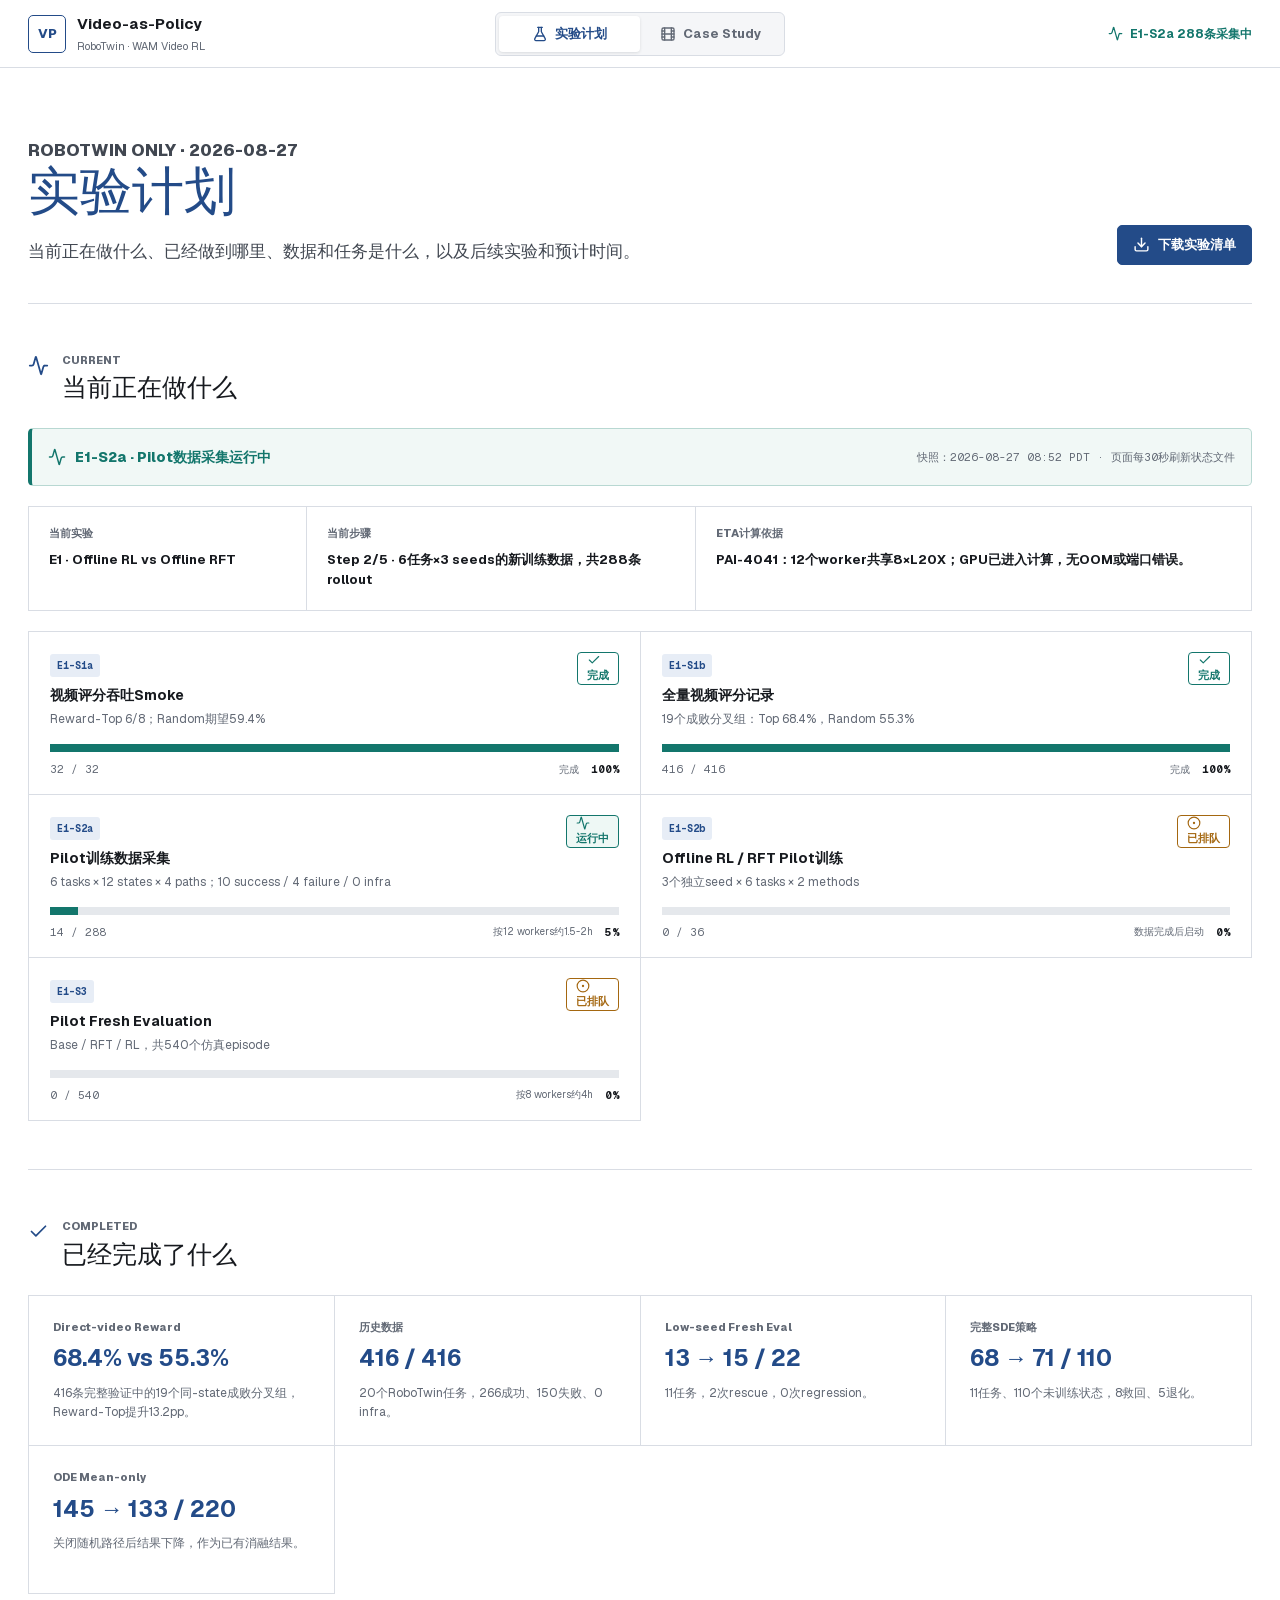
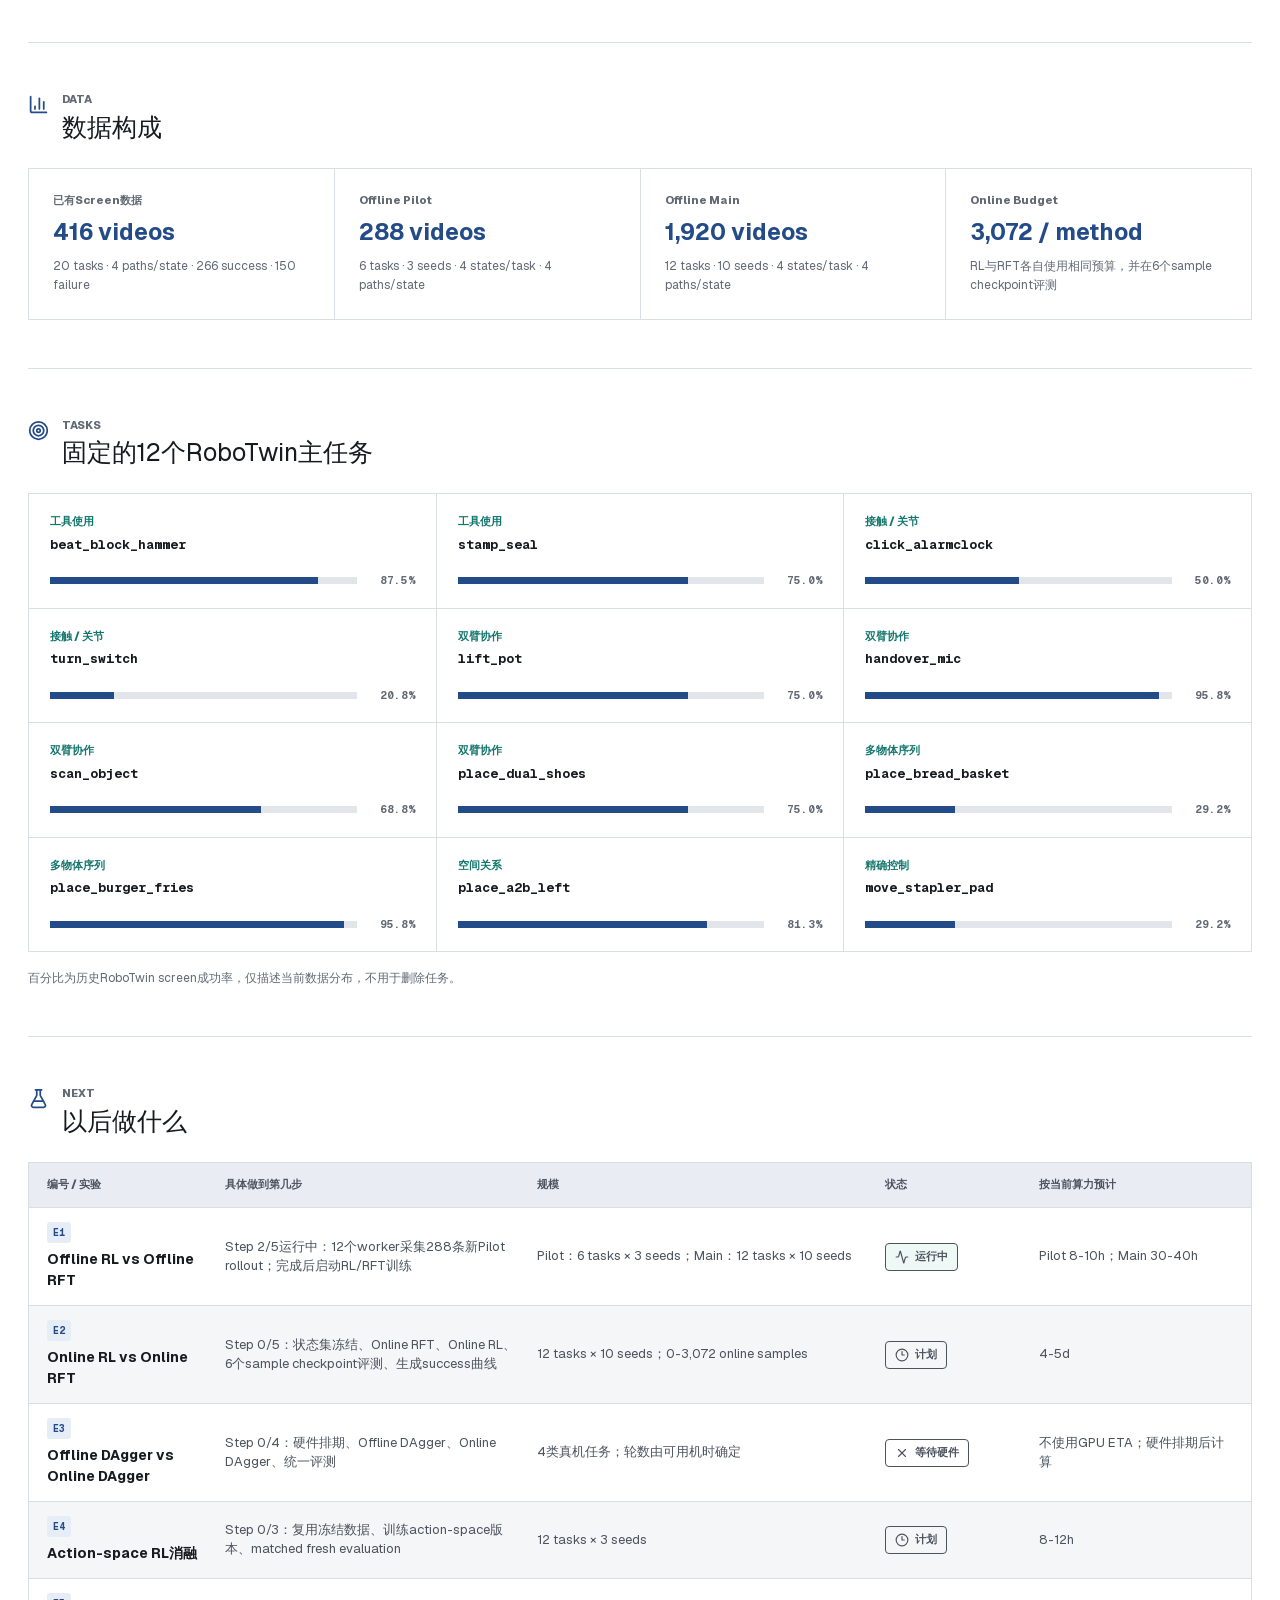
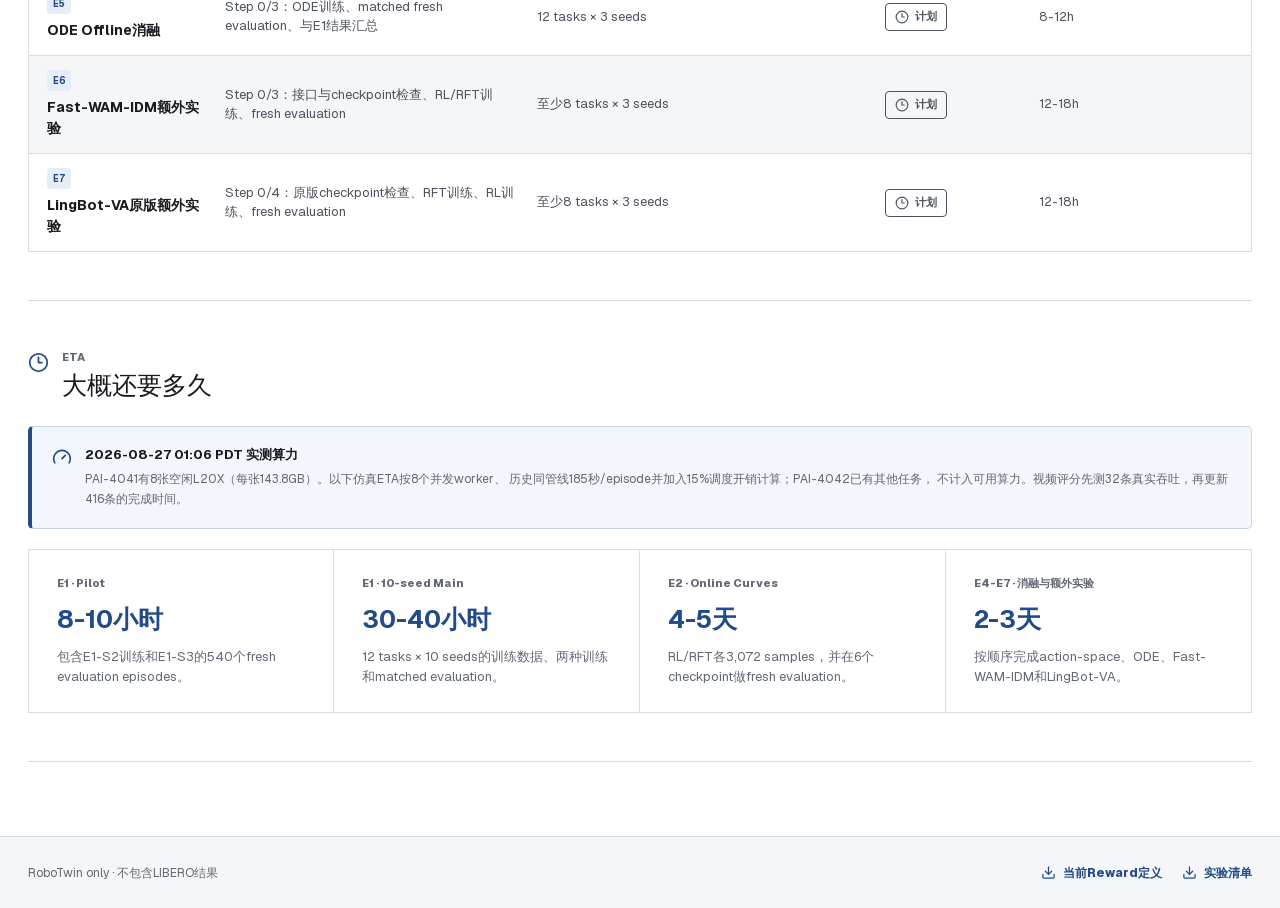
<file: previous-homepage-20260911.html>
<!DOCTYPE html><html lang="zh-CN"><head><meta charSet="utf-8"/><meta name="viewport" content="width=device-width, initial-scale=1"/><link rel="stylesheet" href="/_next/static/css/index.BEdM-Qld.css" data-rsc-css-href="/_next/static/css/index.BEdM-Qld.css" data-precedence="vite-rsc/importer-resources"/><link rel="modulepreload" fetchPriority="low" href="/_next/static/chunks/index-5lHmzBDW.js"/><script src="/_next/static/chunks/rolldown-runtime-C60lm6uB.js" type="module" async=""></script><script src="/_next/static/chunks/framework-BgSIrAUN.js" type="module" async=""></script><link rel="modulepreload" href="/_next/static/chunks/layout-segment-context-AHps0HeE.js" crossorigin=""/><link rel="modulepreload" href="/_next/static/chunks/page-ryiGeyEY.js" crossorigin=""/><title>Video-as-Policy｜RoboTwin实验计划与Case Study</title><meta name="description" content="RoboTwin上的WAM视频Reward、Offline/Online RL与RFT实验计划，以及预测视频和真实执行Case Study。"/><script>Object.assign(((self[Symbol.for("vinext.navigationRuntime")]??={bootstrap:{routeManifest:null},functions:{}}).bootstrap.rsc??={rsc:[]}),{params:{},nav:{"pathname":"/","searchParams":[]}})</script><link rel="modulepreload" href="/_next/static/chunks/index-5lHmzBDW.js" />
<link rel="preload" href="/_next/static/_vinext_fonts/geist-8ac0455e797f/geist-98bbbccb.woff2" as="font" type="font/woff2" crossorigin />
<link rel="preload" href="/_next/static/_vinext_fonts/geist-mono-00e989178794/geist-mono-013b2f2f.woff2" as="font" type="font/woff2" crossorigin />
<style data-vinext-fonts>/* cyrillic-ext */
@font-face {
  font-family: 'Geist';
  font-style: normal;
  font-weight: 100 900;
  font-display: swap;
  src: url(/_next/static/_vinext_fonts/geist-8ac0455e797f/geist-ff2310f5.woff2) format('woff2');
  unicode-range: U+0460-052F, U+1C80-1C8A, U+20B4, U+2DE0-2DFF, U+A640-A69F, U+FE2E-FE2F;
}
/* cyrillic */
@font-face {
  font-family: 'Geist';
  font-style: normal;
  font-weight: 100 900;
  font-display: swap;
  src: url(/_next/static/_vinext_fonts/geist-8ac0455e797f/geist-875ccdd4.woff2) format('woff2');
  unicode-range: U+0301, U+0400-045F, U+0490-0491, U+04B0-04B1, U+2116;
}
/* vietnamese */
@font-face {
  font-family: 'Geist';
  font-style: normal;
  font-weight: 100 900;
  font-display: swap;
  src: url(/_next/static/_vinext_fonts/geist-8ac0455e797f/geist-52306abf.woff2) format('woff2');
  unicode-range: U+0102-0103, U+0110-0111, U+0128-0129, U+0168-0169, U+01A0-01A1, U+01AF-01B0, U+0300-0301, U+0303-0304, U+0308-0309, U+0323, U+0329, U+1EA0-1EF9, U+20AB;
}
/* latin-ext */
@font-face {
  font-family: 'Geist';
  font-style: normal;
  font-weight: 100 900;
  font-display: swap;
  src: url(/_next/static/_vinext_fonts/geist-8ac0455e797f/geist-001175b1.woff2) format('woff2');
  unicode-range: U+0100-02BA, U+02BD-02C5, U+02C7-02CC, U+02CE-02D7, U+02DD-02FF, U+0304, U+0308, U+0329, U+1D00-1DBF, U+1E00-1E9F, U+1EF2-1EFF, U+2020, U+20A0-20AB, U+20AD-20C0, U+2113, U+2C60-2C7F, U+A720-A7FF;
}
/* latin */
@font-face {
  font-family: 'Geist';
  font-style: normal;
  font-weight: 100 900;
  font-display: swap;
  src: url(/_next/static/_vinext_fonts/geist-8ac0455e797f/geist-98bbbccb.woff2) format('woff2');
  unicode-range: U+0000-00FF, U+0131, U+0152-0153, U+02BB-02BC, U+02C6, U+02DA, U+02DC, U+0304, U+0308, U+0329, U+2000-206F, U+20AC, U+2122, U+2191, U+2193, U+2212, U+2215, U+FEFF, U+FFFD;
}

@font-face {
  font-family: 'Geist Fallback';
  src: local("Arial");
  ascent-override: 95.94%;
  descent-override: 28.16%;
  line-gap-override: 0.00%;
  size-adjust: 104.76%;
}

.__font_geist_19ysh9d { font-family: 'Geist', 'Geist Fallback'; font-style: normal; }

.__variable_geist_19ysh9d { --font-geist-sans: 'Geist', 'Geist Fallback'; }

/* cyrillic-ext */
@font-face {
  font-family: 'Geist Mono';
  font-style: normal;
  font-weight: 100 900;
  font-display: swap;
  src: url(/_next/static/_vinext_fonts/geist-mono-00e989178794/geist-mono-f6b33328.woff2) format('woff2');
  unicode-range: U+0460-052F, U+1C80-1C8A, U+20B4, U+2DE0-2DFF, U+A640-A69F, U+FE2E-FE2F;
}
/* cyrillic */
@font-face {
  font-family: 'Geist Mono';
  font-style: normal;
  font-weight: 100 900;
  font-display: swap;
  src: url(/_next/static/_vinext_fonts/geist-mono-00e989178794/geist-mono-44e03052.woff2) format('woff2');
  unicode-range: U+0301, U+0400-045F, U+0490-0491, U+04B0-04B1, U+2116;
}
/* symbols2 */
@font-face {
  font-family: 'Geist Mono';
  font-style: normal;
  font-weight: 100 900;
  font-display: swap;
  src: url(/_next/static/_vinext_fonts/geist-mono-00e989178794/geist-mono-0638449e.woff2) format('woff2');
  unicode-range: U+2000-2001, U+2004-2008, U+200A, U+23B8-23BD, U+2500-259F;
}
/* vietnamese */
@font-face {
  font-family: 'Geist Mono';
  font-style: normal;
  font-weight: 100 900;
  font-display: swap;
  src: url(/_next/static/_vinext_fonts/geist-mono-00e989178794/geist-mono-971fb274.woff2) format('woff2');
  unicode-range: U+0102-0103, U+0110-0111, U+0128-0129, U+0168-0169, U+01A0-01A1, U+01AF-01B0, U+0300-0301, U+0303-0304, U+0308-0309, U+0323, U+0329, U+1EA0-1EF9, U+20AB;
}
/* latin-ext */
@font-face {
  font-family: 'Geist Mono';
  font-style: normal;
  font-weight: 100 900;
  font-display: swap;
  src: url(/_next/static/_vinext_fonts/geist-mono-00e989178794/geist-mono-44745446.woff2) format('woff2');
  unicode-range: U+0100-02BA, U+02BD-02C5, U+02C7-02CC, U+02CE-02D7, U+02DD-02FF, U+0304, U+0308, U+0329, U+1D00-1DBF, U+1E00-1E9F, U+1EF2-1EFF, U+2020, U+20A0-20AB, U+20AD-20C0, U+2113, U+2C60-2C7F, U+A720-A7FF;
}
/* latin */
@font-face {
  font-family: 'Geist Mono';
  font-style: normal;
  font-weight: 100 900;
  font-display: swap;
  src: url(/_next/static/_vinext_fonts/geist-mono-00e989178794/geist-mono-013b2f2f.woff2) format('woff2');
  unicode-range: U+0000-00FF, U+0131, U+0152-0153, U+02BB-02BC, U+02C6, U+02DA, U+02DC, U+0304, U+0308, U+0329, U+2000-206F, U+20AC, U+2122, U+2191, U+2193, U+2212, U+2215, U+FEFF, U+FFFD;
}

@font-face {
  font-family: 'Geist Mono Fallback';
  src: local("Arial");
  ascent-override: 74.67%;
  descent-override: 21.92%;
  line-gap-override: 0.00%;
  size-adjust: 134.59%;
}

.__font_geist_mono_1001rt9 { font-family: 'Geist Mono', 'Geist Mono Fallback'; font-style: normal; }

.__variable_geist_mono_1001rt9 { --font-geist-mono: 'Geist Mono', 'Geist Mono Fallback'; }
</style>
</head><body class="__variable_geist_19ysh9d __variable_geist_mono_1001rt9 antialiased"><main><header class="site-header"><div class="brand"><span class="brand-mark">VP</span><div><strong>Video-as-Policy</strong><small>RoboTwin · WAM Video RL</small></div></div><nav class="tab-switch" aria-label="网站页面"><button type="button" class="active"><svg xmlns="http://www.w3.org/2000/svg" width="16" height="16" viewBox="0 0 24 24" fill="none" stroke="currentColor" stroke-width="2" stroke-linecap="round" stroke-linejoin="round" class="lucide lucide-flask-conical" aria-hidden="true"><path d="M14 2v6a2 2 0 0 0 .245.96l5.51 10.08A2 2 0 0 1 18 22H6a2 2 0 0 1-1.755-2.96l5.51-10.08A2 2 0 0 0 10 8V2"></path><path d="M6.453 15h11.094"></path><path d="M8.5 2h7"></path></svg>实验计划</button><button type="button" class=""><svg xmlns="http://www.w3.org/2000/svg" width="16" height="16" viewBox="0 0 24 24" fill="none" stroke="currentColor" stroke-width="2" stroke-linecap="round" stroke-linejoin="round" class="lucide lucide-film" aria-hidden="true"><rect width="18" height="18" x="3" y="3" rx="2"></rect><path d="M7 3v18"></path><path d="M3 7.5h4"></path><path d="M3 12h18"></path><path d="M3 16.5h4"></path><path d="M17 3v18"></path><path d="M17 7.5h4"></path><path d="M17 16.5h4"></path></svg>Case Study</button></nav><div class="current-status"><svg xmlns="http://www.w3.org/2000/svg" width="15" height="15" viewBox="0 0 24 24" fill="none" stroke="currentColor" stroke-width="2" stroke-linecap="round" stroke-linejoin="round" class="lucide lucide-activity" aria-hidden="true"><path d="M22 12h-2.48a2 2 0 0 0-1.93 1.46l-2.35 8.36a.25.25 0 0 1-.48 0L9.24 2.18a.25.25 0 0 0-.48 0l-2.35 8.36A2 2 0 0 1 4.49 12H2"></path></svg><span>E1-S2a 288条采集中</span></div></header><section class="page-content"><div class="page-heading"><div><p class="eyebrow">RoboTwin only · 2026-08-27</p><h1>实验计划</h1><p>当前正在做什么、已经做到哪里、数据和任务是什么，以及后续实验和预计时间。</p></div><a class="button primary" href="/ROBOTWIN_VIDEO_POLICY_EXPERIMENT_PLAN_20260827.md" download=""><svg xmlns="http://www.w3.org/2000/svg" width="17" height="17" viewBox="0 0 24 24" fill="none" stroke="currentColor" stroke-width="2" stroke-linecap="round" stroke-linejoin="round" class="lucide lucide-download" aria-hidden="true"><path d="M12 15V3"></path><path d="M21 15v4a2 2 0 0 1-2 2H5a2 2 0 0 1-2-2v-4"></path><path d="m7 10 5 5 5-5"></path></svg>下载实验清单</a></div><section class="block progress-section"><div class="block-title"><svg xmlns="http://www.w3.org/2000/svg" width="21" height="21" viewBox="0 0 24 24" fill="none" stroke="currentColor" stroke-width="2" stroke-linecap="round" stroke-linejoin="round" class="lucide lucide-activity" aria-hidden="true"><path d="M22 12h-2.48a2 2 0 0 0-1.93 1.46l-2.35 8.36a.25.25 0 0 1-.48 0L9.24 2.18a.25.25 0 0 0-.48 0l-2.35 8.36A2 2 0 0 1 4.49 12H2"></path></svg><div><span>Current</span><h2>当前正在做什么</h2></div></div><div class="live-summary" aria-live="polite"><div><svg xmlns="http://www.w3.org/2000/svg" width="18" height="18" viewBox="0 0 24 24" fill="none" stroke="currentColor" stroke-width="2" stroke-linecap="round" stroke-linejoin="round" class="lucide lucide-activity" aria-hidden="true"><path d="M22 12h-2.48a2 2 0 0 0-1.93 1.46l-2.35 8.36a.25.25 0 0 1-.48 0L9.24 2.18a.25.25 0 0 0-.48 0l-2.35 8.36A2 2 0 0 1 4.49 12H2"></path></svg><span>E1-S2a · Pilot数据采集运行中</span></div><time>快照：<!-- -->2026-08-27 08:52 PDT<!-- --> · 页面每30秒刷新状态文件</time></div><div class="current-phase"><article><span>当前实验</span><strong>E1 · Offline RL vs Offline RFT</strong></article><article><span>当前步骤</span><strong>Step 2/5 · 6任务×3 seeds的新训练数据，共288条rollout</strong></article><article><span>ETA计算依据</span><strong>PAI-4041：12个worker共享8×L20X；GPU已进入计算，无OOM或端口错误。</strong></article></div><div class="progress-grid"><article><header><div><b class="progress-code">E1-S1a</b><strong>视频评分吞吐Smoke</strong><span>Reward-Top 6/8；Random期望59.4%</span></div><span class="status status-done"><svg xmlns="http://www.w3.org/2000/svg" width="14" height="14" viewBox="0 0 24 24" fill="none" stroke="currentColor" stroke-width="2" stroke-linecap="round" stroke-linejoin="round" class="lucide lucide-check" aria-hidden="true"><path d="M20 6 9 17l-5-5"></path></svg>完成</span></header><div class="progress-track" role="progressbar" aria-label="视频评分吞吐Smoke" aria-valuemin="0" aria-valuemax="32" aria-valuenow="32"><i style="width:100%"></i></div><footer><span>32<!-- --> / <!-- -->32</span><em>完成</em><b>100<!-- -->%</b></footer></article><article><header><div><b class="progress-code">E1-S1b</b><strong>全量视频评分记录</strong><span>19个成败分叉组：Top 68.4%，Random 55.3%</span></div><span class="status status-done"><svg xmlns="http://www.w3.org/2000/svg" width="14" height="14" viewBox="0 0 24 24" fill="none" stroke="currentColor" stroke-width="2" stroke-linecap="round" stroke-linejoin="round" class="lucide lucide-check" aria-hidden="true"><path d="M20 6 9 17l-5-5"></path></svg>完成</span></header><div class="progress-track" role="progressbar" aria-label="全量视频评分记录" aria-valuemin="0" aria-valuemax="416" aria-valuenow="416"><i style="width:100%"></i></div><footer><span>416<!-- --> / <!-- -->416</span><em>完成</em><b>100<!-- -->%</b></footer></article><article><header><div><b class="progress-code">E1-S2a</b><strong>Pilot训练数据采集</strong><span>6 tasks × 12 states × 4 paths；10 success / 4 failure / 0 infra</span></div><span class="status status-running"><svg xmlns="http://www.w3.org/2000/svg" width="14" height="14" viewBox="0 0 24 24" fill="none" stroke="currentColor" stroke-width="2" stroke-linecap="round" stroke-linejoin="round" class="lucide lucide-activity" aria-hidden="true"><path d="M22 12h-2.48a2 2 0 0 0-1.93 1.46l-2.35 8.36a.25.25 0 0 1-.48 0L9.24 2.18a.25.25 0 0 0-.48 0l-2.35 8.36A2 2 0 0 1 4.49 12H2"></path></svg>运行中</span></header><div class="progress-track" role="progressbar" aria-label="Pilot训练数据采集" aria-valuemin="0" aria-valuemax="288" aria-valuenow="14"><i style="width:4.861111111111112%"></i></div><footer><span>14<!-- --> / <!-- -->288</span><em>按12 workers约1.5-2h</em><b>5<!-- -->%</b></footer></article><article><header><div><b class="progress-code">E1-S2b</b><strong>Offline RL / RFT Pilot训练</strong><span>3个独立seed × 6 tasks × 2 methods</span></div><span class="status status-queued"><svg xmlns="http://www.w3.org/2000/svg" width="14" height="14" viewBox="0 0 24 24" fill="none" stroke="currentColor" stroke-width="2" stroke-linecap="round" stroke-linejoin="round" class="lucide lucide-circle-dot" aria-hidden="true"><circle cx="12" cy="12" r="10"></circle><circle cx="12" cy="12" r="1"></circle></svg>已排队</span></header><div class="progress-track" role="progressbar" aria-label="Offline RL / RFT Pilot训练" aria-valuemin="0" aria-valuemax="36" aria-valuenow="0"><i style="width:0%"></i></div><footer><span>0<!-- --> / <!-- -->36</span><em>数据完成后启动</em><b>0<!-- -->%</b></footer></article><article><header><div><b class="progress-code">E1-S3</b><strong>Pilot Fresh Evaluation</strong><span>Base / RFT / RL，共540个仿真episode</span></div><span class="status status-queued"><svg xmlns="http://www.w3.org/2000/svg" width="14" height="14" viewBox="0 0 24 24" fill="none" stroke="currentColor" stroke-width="2" stroke-linecap="round" stroke-linejoin="round" class="lucide lucide-circle-dot" aria-hidden="true"><circle cx="12" cy="12" r="10"></circle><circle cx="12" cy="12" r="1"></circle></svg>已排队</span></header><div class="progress-track" role="progressbar" aria-label="Pilot Fresh Evaluation" aria-valuemin="0" aria-valuemax="540" aria-valuenow="0"><i style="width:0%"></i></div><footer><span>0<!-- --> / <!-- -->540</span><em>按8 workers约4h</em><b>0<!-- -->%</b></footer></article></div></section><section class="block"><div class="block-title"><svg xmlns="http://www.w3.org/2000/svg" width="21" height="21" viewBox="0 0 24 24" fill="none" stroke="currentColor" stroke-width="2" stroke-linecap="round" stroke-linejoin="round" class="lucide lucide-check" aria-hidden="true"><path d="M20 6 9 17l-5-5"></path></svg><div><span>Completed</span><h2>已经完成了什么</h2></div></div><div class="completed-grid"><article><span>Direct-video Reward</span><strong>68.4% vs 55.3%</strong><p>416条完整验证中的19个同-state成败分叉组，Reward-Top提升13.2pp。</p></article><article><span>历史数据</span><strong>416 / 416</strong><p>20个RoboTwin任务，266成功、150失败、0 infra。</p></article><article><span>Low-seed Fresh Eval</span><strong>13 → 15 / 22</strong><p>11任务，2次rescue，0次regression。</p></article><article><span>完整SDE策略</span><strong>68 → 71 / 110</strong><p>11任务、110个未训练状态，8救回、5退化。</p></article><article><span>ODE Mean-only</span><strong>145 → 133 / 220</strong><p>关闭随机路径后结果下降，作为已有消融结果。</p></article></div></section><section class="block"><div class="block-title"><svg xmlns="http://www.w3.org/2000/svg" width="21" height="21" viewBox="0 0 24 24" fill="none" stroke="currentColor" stroke-width="2" stroke-linecap="round" stroke-linejoin="round" class="lucide lucide-chart-column" aria-hidden="true"><path d="M3 3v16a2 2 0 0 0 2 2h16"></path><path d="M18 17V9"></path><path d="M13 17V5"></path><path d="M8 17v-3"></path></svg><div><span>Data</span><h2>数据构成</h2></div></div><div class="data-grid"><article><span>已有Screen数据</span><strong>416 videos</strong><p>20 tasks · 4 paths/state · 266 success · 150 failure</p></article><article><span>Offline Pilot</span><strong>288 videos</strong><p>6 tasks · 3 seeds · 4 states/task · 4 paths/state</p></article><article><span>Offline Main</span><strong>1,920 videos</strong><p>12 tasks · 10 seeds · 4 states/task · 4 paths/state</p></article><article><span>Online Budget</span><strong>3,072 / method</strong><p>RL与RFT各自使用相同预算，并在6个sample checkpoint评测</p></article></div></section><section class="block"><div class="block-title"><svg xmlns="http://www.w3.org/2000/svg" width="21" height="21" viewBox="0 0 24 24" fill="none" stroke="currentColor" stroke-width="2" stroke-linecap="round" stroke-linejoin="round" class="lucide lucide-target" aria-hidden="true"><circle cx="12" cy="12" r="10"></circle><circle cx="12" cy="12" r="6"></circle><circle cx="12" cy="12" r="2"></circle></svg><div><span>Tasks</span><h2>固定的12个RoboTwin主任务</h2></div></div><div class="task-grid"><article><div><span>工具使用</span><strong>beat_block_hammer</strong></div><div class="rate"><div><i style="width:87.5%"></i></div><b>87.5<!-- -->%</b></div></article><article><div><span>工具使用</span><strong>stamp_seal</strong></div><div class="rate"><div><i style="width:75%"></i></div><b>75.0<!-- -->%</b></div></article><article><div><span>接触 / 关节</span><strong>click_alarmclock</strong></div><div class="rate"><div><i style="width:50%"></i></div><b>50.0<!-- -->%</b></div></article><article><div><span>接触 / 关节</span><strong>turn_switch</strong></div><div class="rate"><div><i style="width:20.8%"></i></div><b>20.8<!-- -->%</b></div></article><article><div><span>双臂协作</span><strong>lift_pot</strong></div><div class="rate"><div><i style="width:75%"></i></div><b>75.0<!-- -->%</b></div></article><article><div><span>双臂协作</span><strong>handover_mic</strong></div><div class="rate"><div><i style="width:95.8%"></i></div><b>95.8<!-- -->%</b></div></article><article><div><span>双臂协作</span><strong>scan_object</strong></div><div class="rate"><div><i style="width:68.8%"></i></div><b>68.8<!-- -->%</b></div></article><article><div><span>双臂协作</span><strong>place_dual_shoes</strong></div><div class="rate"><div><i style="width:75%"></i></div><b>75.0<!-- -->%</b></div></article><article><div><span>多物体序列</span><strong>place_bread_basket</strong></div><div class="rate"><div><i style="width:29.2%"></i></div><b>29.2<!-- -->%</b></div></article><article><div><span>多物体序列</span><strong>place_burger_fries</strong></div><div class="rate"><div><i style="width:95.8%"></i></div><b>95.8<!-- -->%</b></div></article><article><div><span>空间关系</span><strong>place_a2b_left</strong></div><div class="rate"><div><i style="width:81.3%"></i></div><b>81.3<!-- -->%</b></div></article><article><div><span>精确控制</span><strong>move_stapler_pad</strong></div><div class="rate"><div><i style="width:29.2%"></i></div><b>29.2<!-- -->%</b></div></article></div><p class="note">百分比为历史RoboTwin screen成功率，仅描述当前数据分布，不用于删除任务。</p></section><section class="block"><div class="block-title"><svg xmlns="http://www.w3.org/2000/svg" width="21" height="21" viewBox="0 0 24 24" fill="none" stroke="currentColor" stroke-width="2" stroke-linecap="round" stroke-linejoin="round" class="lucide lucide-flask-conical" aria-hidden="true"><path d="M14 2v6a2 2 0 0 0 .245.96l5.51 10.08A2 2 0 0 1 18 22H6a2 2 0 0 1-1.755-2.96l5.51-10.08A2 2 0 0 0 10 8V2"></path><path d="M6.453 15h11.094"></path><path d="M8.5 2h7"></path></svg><div><span>Next</span><h2>以后做什么</h2></div></div><div class="experiment-table"><div class="experiment-row table-head"><span>编号 / 实验</span><span>具体做到第几步</span><span>规模</span><span>状态</span><span>按当前算力预计</span></div><div class="experiment-row"><div class="experiment-name"><b>E1</b><strong>Offline RL vs Offline RFT</strong></div><span>Step 2/5运行中：12个worker采集288条新Pilot rollout；完成后启动RL/RFT训练</span><span>Pilot：6 tasks × 3 seeds；Main：12 tasks × 10 seeds</span><span class="status status-running"><svg xmlns="http://www.w3.org/2000/svg" width="14" height="14" viewBox="0 0 24 24" fill="none" stroke="currentColor" stroke-width="2" stroke-linecap="round" stroke-linejoin="round" class="lucide lucide-activity" aria-hidden="true"><path d="M22 12h-2.48a2 2 0 0 0-1.93 1.46l-2.35 8.36a.25.25 0 0 1-.48 0L9.24 2.18a.25.25 0 0 0-.48 0l-2.35 8.36A2 2 0 0 1 4.49 12H2"></path></svg>运行中</span><span>Pilot 8-10h；Main 30-40h</span></div><div class="experiment-row"><div class="experiment-name"><b>E2</b><strong>Online RL vs Online RFT</strong></div><span>Step 0/5：状态集冻结、Online RFT、Online RL、6个sample checkpoint评测、生成success曲线</span><span>12 tasks × 10 seeds；0-3,072 online samples</span><span class="status status-planned"><svg xmlns="http://www.w3.org/2000/svg" width="14" height="14" viewBox="0 0 24 24" fill="none" stroke="currentColor" stroke-width="2" stroke-linecap="round" stroke-linejoin="round" class="lucide lucide-clock3 lucide-clock-3" aria-hidden="true"><circle cx="12" cy="12" r="10"></circle><path d="M12 6v6h4"></path></svg>计划</span><span>4-5d</span></div><div class="experiment-row"><div class="experiment-name"><b>E3</b><strong>Offline DAgger vs Online DAgger</strong></div><span>Step 0/4：硬件排期、Offline DAgger、Online DAgger、统一评测</span><span>4类真机任务；轮数由可用机时确定</span><span class="status status-blocked"><svg xmlns="http://www.w3.org/2000/svg" width="14" height="14" viewBox="0 0 24 24" fill="none" stroke="currentColor" stroke-width="2" stroke-linecap="round" stroke-linejoin="round" class="lucide lucide-x" aria-hidden="true"><path d="M18 6 6 18"></path><path d="m6 6 12 12"></path></svg>等待硬件</span><span>不使用GPU ETA；硬件排期后计算</span></div><div class="experiment-row"><div class="experiment-name"><b>E4</b><strong>Action-space RL消融</strong></div><span>Step 0/3：复用冻结数据、训练action-space版本、matched fresh evaluation</span><span>12 tasks × 3 seeds</span><span class="status status-planned"><svg xmlns="http://www.w3.org/2000/svg" width="14" height="14" viewBox="0 0 24 24" fill="none" stroke="currentColor" stroke-width="2" stroke-linecap="round" stroke-linejoin="round" class="lucide lucide-clock3 lucide-clock-3" aria-hidden="true"><circle cx="12" cy="12" r="10"></circle><path d="M12 6v6h4"></path></svg>计划</span><span>8-12h</span></div><div class="experiment-row"><div class="experiment-name"><b>E5</b><strong>ODE Offline消融</strong></div><span>Step 0/3：ODE训练、matched fresh evaluation、与E1结果汇总</span><span>12 tasks × 3 seeds</span><span class="status status-planned"><svg xmlns="http://www.w3.org/2000/svg" width="14" height="14" viewBox="0 0 24 24" fill="none" stroke="currentColor" stroke-width="2" stroke-linecap="round" stroke-linejoin="round" class="lucide lucide-clock3 lucide-clock-3" aria-hidden="true"><circle cx="12" cy="12" r="10"></circle><path d="M12 6v6h4"></path></svg>计划</span><span>8-12h</span></div><div class="experiment-row"><div class="experiment-name"><b>E6</b><strong>Fast-WAM-IDM额外实验</strong></div><span>Step 0/3：接口与checkpoint检查、RL/RFT训练、fresh evaluation</span><span>至少8 tasks × 3 seeds</span><span class="status status-planned"><svg xmlns="http://www.w3.org/2000/svg" width="14" height="14" viewBox="0 0 24 24" fill="none" stroke="currentColor" stroke-width="2" stroke-linecap="round" stroke-linejoin="round" class="lucide lucide-clock3 lucide-clock-3" aria-hidden="true"><circle cx="12" cy="12" r="10"></circle><path d="M12 6v6h4"></path></svg>计划</span><span>12-18h</span></div><div class="experiment-row"><div class="experiment-name"><b>E7</b><strong>LingBot-VA原版额外实验</strong></div><span>Step 0/4：原版checkpoint检查、RFT训练、RL训练、fresh evaluation</span><span>至少8 tasks × 3 seeds</span><span class="status status-planned"><svg xmlns="http://www.w3.org/2000/svg" width="14" height="14" viewBox="0 0 24 24" fill="none" stroke="currentColor" stroke-width="2" stroke-linecap="round" stroke-linejoin="round" class="lucide lucide-clock3 lucide-clock-3" aria-hidden="true"><circle cx="12" cy="12" r="10"></circle><path d="M12 6v6h4"></path></svg>计划</span><span>12-18h</span></div></div></section><section class="block eta-block"><div class="block-title"><svg xmlns="http://www.w3.org/2000/svg" width="21" height="21" viewBox="0 0 24 24" fill="none" stroke="currentColor" stroke-width="2" stroke-linecap="round" stroke-linejoin="round" class="lucide lucide-clock3 lucide-clock-3" aria-hidden="true"><circle cx="12" cy="12" r="10"></circle><path d="M12 6v6h4"></path></svg><div><span>ETA</span><h2>大概还要多久</h2></div></div><div class="compute-basis"><svg xmlns="http://www.w3.org/2000/svg" width="20" height="20" viewBox="0 0 24 24" fill="none" stroke="currentColor" stroke-width="2" stroke-linecap="round" stroke-linejoin="round" class="lucide lucide-gauge" aria-hidden="true"><path d="m12 14 4-4"></path><path d="M3.34 19a10 10 0 1 1 17.32 0"></path></svg><div><strong>2026-08-27 01:06 PDT 实测算力</strong><p>PAI-4041有8张空闲L20X（每张143.8GB）。以下仿真ETA按8个并发worker、 历史同管线185秒/episode并加入15%调度开销计算；PAI-4042已有其他任务， 不计入可用算力。视频评分先测32条真实吞吐，再更新416条的完成时间。</p></div></div><div class="eta-grid"><article><span>E1 · Pilot</span><strong>8-10小时</strong><p>包含E1-S2训练和E1-S3的540个fresh evaluation episodes。</p></article><article><span>E1 · 10-seed Main</span><strong>30-40小时</strong><p>12 tasks × 10 seeds的训练数据、两种训练和matched evaluation。</p></article><article><span>E2 · Online Curves</span><strong>4-5天</strong><p>RL/RFT各3,072 samples，并在6个checkpoint做fresh evaluation。</p></article><article><span>E4-E7 · 消融与额外实验</span><strong>2-3天</strong><p>按顺序完成action-space、ODE、Fast-WAM-IDM和LingBot-VA。</p></article></div></section></section><footer><span>RoboTwin only · 不包含LIBERO结果</span><div class="footer-links"><a href="/ROBOTWIN_ACTIVE_REWARD_20260827.md" download=""><svg xmlns="http://www.w3.org/2000/svg" width="15" height="15" viewBox="0 0 24 24" fill="none" stroke="currentColor" stroke-width="2" stroke-linecap="round" stroke-linejoin="round" class="lucide lucide-download" aria-hidden="true"><path d="M12 15V3"></path><path d="M21 15v4a2 2 0 0 1-2 2H5a2 2 0 0 1-2-2v-4"></path><path d="m7 10 5 5 5-5"></path></svg>当前Reward定义</a><a href="/ROBOTWIN_VIDEO_POLICY_EXPERIMENT_PLAN_20260827.md" download=""><svg xmlns="http://www.w3.org/2000/svg" width="15" height="15" viewBox="0 0 24 24" fill="none" stroke="currentColor" stroke-width="2" stroke-linecap="round" stroke-linejoin="round" class="lucide lucide-download" aria-hidden="true"><path d="M12 15V3"></path><path d="M21 15v4a2 2 0 0 1-2 2H5a2 2 0 0 1-2-2v-4"></path><path d="m7 10 5 5 5-5"></path></svg>实验清单</a></div></footer></main><script type="module" src="/_next/static/chunks/index-5lHmzBDW.js" id="_R_" async=""></script><script>((self[Symbol.for("vinext.navigationRuntime")]??={bootstrap:{routeManifest:null},functions:{}}).bootstrap.rsc??={rsc:[]}).rsc.push("2:I[\"8c0f216c4604\",[],\"Children\",1]\n")</script><script>((self[Symbol.for("vinext.navigationRuntime")]??={bootstrap:{routeManifest:null},functions:{}}).bootstrap.rsc??={rsc:[]}).rsc.push("3:I[\"593f344dc510\",[],\"GlobalErrorBoundary\",1]\n")</script><script>((self[Symbol.for("vinext.navigationRuntime")]??={bootstrap:{routeManifest:null},functions:{}}).bootstrap.rsc??={rsc:[]}).rsc.push("4:I[\"0b874ad30386\",[],\"default\",1]\n")</script><script>((self[Symbol.for("vinext.navigationRuntime")]??={bootstrap:{routeManifest:null},functions:{}}).bootstrap.rsc??={rsc:[]}).rsc.push("5:I[\"593f344dc510\",[],\"ErrorBoundary\",1]\n")</script><script>((self[Symbol.for("vinext.navigationRuntime")]??={bootstrap:{routeManifest:null},functions:{}}).bootstrap.rsc??={rsc:[]}).rsc.push("6:I[\"15c18cfaeeff\",[],\"LayoutSegmentProvider\",1]\n")</script><script>((self[Symbol.for("vinext.navigationRuntime")]??={bootstrap:{routeManifest:null},functions:{}}).bootstrap.rsc??={rsc:[]}).rsc.push("7:I[\"8c0f216c4604\",[],\"Slot\",1]\n")</script><script>((self[Symbol.for("vinext.navigationRuntime")]??={bootstrap:{routeManifest:null},functions:{}}).bootstrap.rsc??={rsc:[]}).rsc.push("8:I[\"9276801271d6\",[],\"AppRouterScrollTarget\",1]\n")</script><script>((self[Symbol.for("vinext.navigationRuntime")]??={bootstrap:{routeManifest:null},functions:{}}).bootstrap.rsc??={rsc:[]}).rsc.push("9:I[\"593f344dc510\",[],\"RedirectBoundary\",1]\n")</script><script>((self[Symbol.for("vinext.navigationRuntime")]??={bootstrap:{routeManifest:null},functions:{}}).bootstrap.rsc??={rsc:[]}).rsc.push(":HL[\"/_next/static/css/index.BEdM-Qld.css\",\"style\"     ]\n")</script><script>((self[Symbol.for("vinext.navigationRuntime")]??={bootstrap:{routeManifest:null},functions:{}}).bootstrap.rsc??={rsc:[]}).rsc.push("0:{\"__route\":\"route:/\",\"__interceptionContext\":null,\"__layoutIds\":[\"layout:/\"],\"__rootLayout\":\"/\",\"__sourcePage\":\"/page\",\"page:/\":\"$L1\",\"layout:/\":[[[[\"$\",\"link\",\"css:/_next/static/css/index.BEdM-Qld.css\",{\"rel\":\"stylesheet\",\"precedence\":\"vite-rsc/importer-resources\",\"href\":\"/_next/static/css/index.BEdM-Qld.css\",\"data-rsc-css-href\":\"/_next/static/css/index.BEdM-Qld.css\"}],\"$undefined\"],[\"$\",\"html\",null,{\"lang\":\"zh-CN\",\"children\":[\"$\",\"body\",null,{\"className\":\"__variable_geist_19ysh9d __variable_geist_mono_1001rt9 antialiased\",\"children\":[\"$\",\"$L2\",null,{}]}]}]],null],\"route:/\":[[[\"$\",\"meta\",null,{\"charSet\":\"utf-8\"}],[[\"$\",\"title\",\"0\",{\"children\":\"Video-as-Policy｜RoboTwin实验计划与Case Study\"}],[\"$\",\"meta\",\"1\",{\"name\":\"description\",\"content\":\"RoboTwin上的WAM视频Reward、Offline/Online RL与RFT实验计划，以及预测视频和真实执行Case Study。\"}]],[[\"$\",\"meta\",\"0\",{\"name\":\"viewport\",\"content\":\"width=device-width, initial-scale=1\"}]]],[\"$\",\"$L3\",null,{\"fallback\":\"$4\",\"children\":[\"$\",\"$L5\",null,{\"fallback\":\"$4\",\"children\":[\"$\",\"$L6\",null,{\"providerId\":\"layout:/\",\"segmentMap\":{\"children\":[]},\"children\":[\"$\",\"$L7\",null,{\"id\":\"layout:/\",\"parallelSlots\":\"$undefined\",\"children\":[\"$\",\"$L8\",null,{\"children\":[\"$\",\"$L9\",null,{\"children\":[[\"$\",\"$L6\",null,{\"providerId\":\"page:/\",\"segmentMap\":{\"children\":[\"__PAGE__\"]},\"children\":[\"$\",\"$L7\",null,{\"id\":\"page:/\"}]}],null]}]}]}]}]}]}],null,null],\"__layoutFlags\":{\"layout:/\":\"s\"},\"__artifactCompatibility\":{\"schemaVersion\":1,\"graphVersion\":\"app-route-graph:1177fd80f83fa7b0\",\"deploymentVersion\":\"722decd1-b386-4b62-9f7a-e0dec040a69c\",\"appElementsSchemaVersion\":1,\"rscPayloadSchemaVersion\":1,\"rootBoundaryId\":\"/\",\"renderEpoch\":null},\"__renderObservation\":{\"schemaVersion\":1,\"output\":{\"kind\":\"app-rsc\",\"mountedSlotsFingerprint\":null,\"renderEpoch\":null,\"rootBoundaryId\":\"/\",\"routeId\":\"route:/\"},\"completeness\":\"partial\",\"boundaryOutcome\":{\"kind\":\"unknown\"},\"requestApis\":[{\"kind\":\"connection\",\"status\":\"unknown\"},{\"kind\":\"cookies\",\"status\":\"unknown\"},{\"kind\":\"draftMode\",\"status\":\"unknown\"},{\"kind\":\"headers\",\"status\":\"unknown\"},{\"kind\":\"params\",\"status\":\"unknown\"},{\"kind\":\"searchParams\",\"status\":\"unknown\"}],\"dynamicFetches\":[],\"cacheTags\":[\"/\",\"_N_T_/\",\"_N_T_/index\",\"_N_T_/layout\",\"_N_T_/page\"],\"pathTags\":[\"/\"],\"cacheability\":\"unknown\",\"downgrade\":{\"target\":\"freshRender\",\"reasons\":[{\"code\":\"CP_DOWNGRADE_CACHEABILITY_UNKNOWN\",\"target\":\"freshRender\"},{\"code\":\"CP_DOWNGRADE_INCOMPLETE_OBSERVATION\",\"completeness\":\"partial\",\"target\":\"freshRender\"},{\"code\":\"CP_DOWNGRADE_UNKNOWN_REQUEST_API\",\"requestApi\":\"connection\",\"target\":\"freshRender\"},{\"code\":\"CP_DOWNGRADE_UNKNOWN_REQUEST_API\",\"requestApi\":\"cookies\",\"target\":\"freshRender\"},{\"code\":\"CP_DOWNGRADE_UNKNOWN_REQUEST_API\",\"requestApi\":\"draftMode\",\"target\":\"freshRender\"},{\"code\":\"CP_DOWNGRADE_UNKNOWN_REQUEST_API\",\"requestApi\":\"headers\",\"target\":\"freshRender\"},{\"code\":\"CP_DOWNGRADE_UNKNOWN_REQUEST_API\",\"requestApi\":\"params\",\"target\":\"freshRender\"},{\"code\":\"CP_DOWNGRADE_UNKNOWN_REQUEST_API\",\"requestApi\":\"searchParams\",\"target\":\"freshRender\"}],\"fallback\":{\"kind\":\"breakerFallback\",\"code\":\"CP_PRIVATE_DYNAMIC_DOWNGRADE\",\"mode\":\"renderFresh\",\"scope\":\"affectedOutput\",\"fields\":{\"reasonCodes\":[\"CP_DOWNGRADE_CACHEABILITY_UNKNOWN\",\"CP_DOWNGRADE_INCOMPLETE_OBSERVATION\",\"CP_DOWNGRADE_UNKNOWN_REQUEST_API\",\"CP_DOWNGRADE_UNKNOWN_REQUEST_API\",\"CP_DOWNGRADE_UNKNOWN_REQUEST_API\",\"CP_DOWNGRADE_UNKNOWN_REQUEST_API\",\"CP_DOWNGRADE_UNKNOWN_REQUEST_API\",\"CP_DOWNGRADE_UNKNOWN_REQUEST_API\"],\"target\":\"freshRender\"}},\"isPublicCacheCandidate\":false}}}\n")</script><script>((self[Symbol.for("vinext.navigationRuntime")]??={bootstrap:{routeManifest:null},functions:{}}).bootstrap.rsc??={rsc:[]}).rsc.push("a:I[\"6efdf509a785\",[],\"default\",1]\n")</script><script>((self[Symbol.for("vinext.navigationRuntime")]??={bootstrap:{routeManifest:null},functions:{}}).bootstrap.rsc??={rsc:[]}).rsc.push("1:[\"$\",\"$La\",null,{\"params\":\"$@b\",\"searchParams\":\"$@c\"}]\n")</script><script>((self[Symbol.for("vinext.navigationRuntime")]??={bootstrap:{routeManifest:null},functions:{}}).bootstrap.rsc??={rsc:[]}).rsc.push("b:{}\n")</script><script>((self[Symbol.for("vinext.navigationRuntime")]??={bootstrap:{routeManifest:null},functions:{}}).bootstrap.rsc??={rsc:[]}).rsc.push("c:{}\n")</script><script>Object.assign(((self[Symbol.for("vinext.navigationRuntime")]??={bootstrap:{routeManifest:null},functions:{}}).bootstrap.rsc??={rsc:[]}),{"initialCacheKind":"dynamic"});((self[Symbol.for("vinext.navigationRuntime")]??={bootstrap:{routeManifest:null},functions:{}}).bootstrap.rsc??={rsc:[]}).done=true</script></body></html>
</file>
<file: blog/blog.css>
:root{--ink:#252528;--muted:#727278;--line:#e9e9ee;--purple:#6b65b5;--purple-light:#f2f1f9;--orange:#ca6c42;--paper:#fff;--sans:'DM Sans',system-ui,sans-serif;--serif:'Source Serif 4',Georgia,serif}*{box-sizing:border-box}html{scroll-behavior:smooth;scroll-padding-top:95px}body{margin:0;color:var(--ink);background:var(--paper);font:16px/1.7 var(--sans);-webkit-font-smoothing:antialiased}a{color:inherit;text-decoration:none}a:hover{color:var(--purple)}button,input{font:inherit}button{cursor:pointer}img,video{max-width:100%;display:block}button:focus-visible,a:focus-visible,input:focus-visible,summary:focus-visible{outline:2px solid var(--purple);outline-offset:5px}[hidden]{display:none!important}.sr-only{position:absolute;width:1px;height:1px;overflow:hidden;clip:rect(0,0,0,0)}.skip-link{position:fixed;left:16px;top:-100px;z-index:100;background:white;padding:10px 20px}.skip-link:focus{top:12px}.site-header{max-width:1280px;margin:auto;padding:28px 48px;display:flex;align-items:center;justify-content:space-between}.wordmark{font-size:23px;font-weight:650;letter-spacing:-.7px}.wordmark-dot{color:var(--orange)}.site-header nav{display:flex;gap:30px;align-items:center;font-size:14px;color:#777}.site-header [aria-current]{color:var(--ink);font-weight:600}.rss-link svg{width:18px;height:18px}.eyebrow{display:flex;align-items:center;gap:14px;font-size:11px;font-weight:600;letter-spacing:1.6px;text-transform:uppercase;color:var(--muted)}.mini-label{display:block;color:var(--purple);font-size:10px;letter-spacing:1.6px;font-weight:600;text-transform:uppercase}.journal{max-width:1184px;margin:auto;padding:0 40px}.journal-hero{position:relative;padding:80px 0 88px;border-bottom:1px solid var(--line);overflow:hidden}.journal-hero h1{font-family:var(--serif);font-size:clamp(54px,7vw,88px);line-height:1.1;letter-spacing:-3px;font-weight:400;margin:28px 0}.journal-hero h1 em{color:var(--purple);font-weight:400}.journal-hero>p{font-size:17px;color:var(--muted);max-width:430px}.journal-topics{display:flex;gap:20px;margin-top:30px;font-size:12px;color:#85858c}.journal-mark{position:absolute;right:5%;top:75px;width:280px;height:340px;display:flex;align-items:center;justify-content:center;transform:rotate(-9deg);border:1px solid #e8e5f4;border-radius:49% 49% 45% 45%;background:radial-gradient(ellipse at 30% 20%,#fff 10%,#f3f1fa 75%)}.journal-mark>span{font:italic 260px/.8 var(--serif);color:#d2cde7;letter-spacing:-25px;transform:translate(-5px,-15px)}.journal-mark i{position:absolute;bottom:40px;font:11px var(--sans);letter-spacing:3px;color:var(--purple)}.writing-section{padding:53px 0}.writing-heading{display:flex;align-items:center;justify-content:space-between;margin-bottom:32px}.writing-heading h2{font-size:16px;font-weight:500;letter-spacing:-.3px}.writing-heading h2 span{color:#aaa;font-size:12px;padding-left:9px}.journal-search{display:flex;gap:9px;align-items:center;color:#aaa}.journal-search svg{width:17px;height:17px}.journal-search input{border:0;border-bottom:1px solid var(--line);padding:8px 0;width:165px;font-size:13px;border-radius:0;background:transparent;color:var(--ink)}.post-card{display:grid;grid-template-columns:1.1fr 1fr;gap:55px;align-items:center}.post-image{position:relative;display:block;overflow:hidden;border-radius:14px;background:#eeedf2;aspect-ratio:16/10}.post-image img{width:100%;height:100%;object-fit:cover;transition:transform .6s}.post-image:hover img{transform:scale(1.035)}.image-label{position:absolute;bottom:20px;left:20px;background:#ffffffed;border-radius:5px;padding:7px 12px;color:#555;font-size:9px;letter-spacing:1.5px}.post-copy h2{font:400 33px/1.22 var(--serif);letter-spacing:-1px;margin:17px 0}.post-copy>p{font-size:15px;line-height:1.8;color:var(--muted)}.post-tags{display:flex;flex-wrap:wrap;gap:8px;margin:22px 0}.post-tags span{font-size:10px;color:#777;background:#f6f6f8;padding:4px 10px;border-radius:4px}.read-post{display:inline-flex;gap:40px;font-size:13px;font-weight:500;margin-top:10px}.read-post span{color:var(--purple)}.journal-signoff{margin:40px 0 80px;padding:42px 0;border-top:1px solid var(--line);display:flex;align-items:center;justify-content:space-between}.journal-signoff p{font:italic 31px/1.4 var(--serif);letter-spacing:-.5px;margin:0;color:#7a7787}.journal-signoff a{font-size:12px}.journal-signoff a span{margin-left:20px;color:var(--purple)}.site-footer{max-width:1184px;margin:45px auto 0;padding:24px 40px 32px;border-top:1px solid var(--line);display:flex;justify-content:space-between;gap:20px;font-size:11px;color:#8b8b92}.article-hero{max-width:980px;text-align:center;margin:72px auto 42px;padding:0 32px}.article-hero .eyebrow{justify-content:center}.article-hero h1{font:600 clamp(72px,9vw,118px)/1.1 var(--sans);letter-spacing:-7px;margin:25px 0 8px;background:linear-gradient(100deg,#555965 25%,#7770bd 65%,#c77d57 100%);background-clip:text;-webkit-background-clip:text;color:transparent}.hero-subtitle{font:400 clamp(29px,3.8vw,45px)/1.25 var(--serif);letter-spacing:-1.3px;margin:14px 0 20px}.hero-description{font-size:16px;color:var(--muted);line-height:1.8;max-width:660px;margin:0 auto}.hero-actions{display:flex;justify-content:center;gap:12px;margin:27px 0 35px}.pill-button{border:1px solid var(--line);border-radius:100px;padding:11px 22px;display:inline-flex;gap:25px;align-items:center;font-size:12px;font-weight:500;background:white;transition:background .2s,transform .2s}.pill-button:hover{transform:translateY(-2px);background:#f8f8fb;color:var(--ink)}.pill-button.primary{background:var(--ink);color:white;border-color:var(--ink)}.hero-film{max-width:1160px;margin:0 auto 80px;padding:0 32px}.hero-film video{width:100%;aspect-ratio:16/9;object-fit:cover;border-radius:18px;background:#eee}.hero-film figcaption{font-size:11px;color:var(--muted);text-align:center;margin:14px 0}.article-layout{max-width:1280px;margin:auto;position:relative;padding:0 40px}.article-toc{position:absolute;top:15px;left:-125px;width:150px;line-height:1.5}.article-toc .toc ul{list-style:none;padding:0;margin:20px 0}.article-toc .toc li{margin:12px 0;font-size:11px;color:#95959c}.article-toc .toc li ul{display:none}.article-toc a.active{color:var(--purple)}.back-link{display:block;margin-top:30px;font-size:11px;color:#888}.article-body>p,.article-body>h2,.article-body>h3,.article-body>ul,.article-body>ol,.article-body>blockquote,.article-body>pre,.article-body>.codehilite,.article-body>.recorded-code{max-width:740px;margin-left:auto;margin-right:auto}.article-body>p{font-size:17px;line-height:1.95;color:#4d4d55;margin-top:22px;margin-bottom:22px}.article-body>h2{font:400 clamp(30px,3.5vw,43px)/1.25 var(--serif);letter-spacing:-1px;margin-top:100px;margin-bottom:25px;scroll-margin-top:45px}.article-body>h3{font-size:20px;font-weight:500;margin-top:34px}.article-body a:not(.camera-link):not(.pill-button){text-decoration-color:#c5c1df;text-underline-offset:4px}.article-body>p a{text-decoration:underline}.article-body>ul,.article-body>ol{padding-left:22px;color:#555}.article-body>li{padding-left:5px}.article-body>blockquote{font:italic 27px/1.5 var(--serif);color:#77718d;text-align:center;padding:35px 20px;margin-top:45px;margin-bottom:45px}.article-body strong{color:var(--ink);font-weight:600}.bridge-figure{max-width:1120px;margin:45px auto 65px;background:#fafafd;padding:40px 40px 25px;border-radius:18px}.bridge-flow{display:grid;grid-template-columns:1fr 38px 1.15fr 38px 1fr;align-items:center;gap:15px}.bridge-node h3{font:400 25px/1.3 var(--serif);margin:14px 0}.bridge-node p{font-size:13px;line-height:1.8;color:#777}.bridge-program{background:#eeecf8;border-radius:14px;text-align:center;padding:26px 15px}.program-fields{display:flex;gap:7px;flex-wrap:wrap;justify-content:center}.program-fields span{font:11px monospace;background:#ffffff9c;color:#716b99;padding:5px 8px;border-radius:5px}.bridge-arrow{text-align:center;font-size:29px;color:#a49ec9}.feedback-path{text-align:center;font-size:12px;color:#8b859f;margin:24px 0 0}.feedback-path>span{font-size:19px;padding-right:10px}.bridge-figure figcaption,.recorded-code figcaption{font-size:11px;text-align:center;color:#999;margin:21px 0 0}.method-uses{display:grid;grid-template-columns:repeat(3,1fr);gap:35px;max-width:1060px;margin:50px auto}.method-uses h3{font:400 25px/1.2 var(--serif);margin:14px 0}.method-uses p{font-size:14px;color:#777;line-height:1.9}.method-uses .mini-label{color:var(--orange)}.recorded-code{margin:40px auto}.recorded-code pre,.codehilite pre{font:12px/1.8 ui-monospace,SFMono-Regular,Consolas,monospace;white-space:pre-wrap;overflow-wrap:anywhere;overflow:auto;background:#292831;color:#e3e1ee;padding:27px 32px;border-radius:0 0 12px 12px;margin:0}.code-caption{background:#35333e;color:#b9b3d2;padding:11px 30px;border-radius:12px 12px 0 0;font:10px var(--sans);letter-spacing:1px}.case-gallery{max-width:1120px;margin:40px auto}.case-filters{display:flex;gap:6px;flex-wrap:wrap;margin:0 0 32px}.case-filters button{border:0;border-radius:30px;background:transparent;color:#888;padding:8px 16px;font-size:12px;transition:background .2s}.case-filters button.active{background:#eeecf6;color:var(--purple)}.case-filters button span{font-size:10px;margin-left:6px;opacity:.6}.case-grid{display:grid;grid-template-columns:1fr 1fr;gap:44px 30px}.case-card{min-width:0}.case-media{position:relative;background:#eee;border-radius:14px;overflow:hidden;aspect-ratio:16/9}.case-media video{width:100%;height:100%;object-fit:contain}.case-number{position:absolute;top:12px;left:13px;background:#fffffff0;border-radius:6px;padding:3px 8px;font-size:10px;font-weight:600;pointer-events:none;color:#555}.case-copy{padding:18px 4px 0}.case-copy h3{font:400 24px/1.3 var(--serif);letter-spacing:-.3px;margin:9px 0}.case-copy>p{font-size:13px;line-height:1.8;color:#777;margin:10px 0}.case-plan{font-size:12px;margin-top:16px}.case-plan summary{display:flex;justify-content:space-between;align-items:center;list-style:none;cursor:pointer;color:var(--purple);padding:8px 0}.case-plan summary::-webkit-details-marker{display:none}.case-plan ol{padding:15px 20px 15px 35px;margin:8px 0;background:#f7f6fb;border-radius:10px;color:#686378;line-height:1.9}.case-plan li{padding-left:4px;margin:6px 0}.camera-link{color:var(--purple);display:inline-block;margin:7px 0}.results-table{max-width:950px;margin:40px auto;overflow-x:auto}.results-table table{border-collapse:collapse;width:100%;font-size:14px;min-width:600px}.results-table th{text-align:left;color:#999;font-size:11px;font-weight:500;padding:15px 18px;border-bottom:1px solid #ddd}.results-table td{padding:18px;border-bottom:1px solid #eee}.results-table td:nth-child(3){color:var(--purple);font-weight:600}.results-table a{color:#8e879e;font-size:12px}.results-table .result-foot{font-size:11px;color:#aaa;text-align:left;margin:16px 18px}.article-end{text-align:center;max-width:1080px;margin:100px auto 50px;padding:50px 20px;border-top:1px solid var(--line)}.article-end h2{font:400 36px/1.3 var(--serif);letter-spacing:-1px;margin:17px 0 25px}.article-end .mini-label{color:#aaa}.image-pair{display:grid;grid-template-columns:1fr 1fr;gap:20px;max-width:1000px;margin:45px auto}.image-pair figure{margin:0}.image-pair img{border-radius:12px;width:100%}.image-pair figcaption{font-size:11px;color:#999;margin-top:10px}.empty-search{padding:35px 0;color:#888}dialog{border:0;border-radius:16px;max-width:1400px;width:94vw;padding:26px;background:#fff;color:var(--ink)}dialog::backdrop{background:#16141cd9;backdrop-filter:blur(8px)}dialog h2{font:400 27px var(--serif);margin:0 30px 25px 0}dialog video{width:100%;border-radius:10px}dialog .dialog-close{position:absolute;right:20px;top:10px;border:0;background:transparent;color:#777;font-size:30px}.post-list{display:grid;gap:55px}
@media(min-width:1550px){.article-toc{position:sticky;top:50px;float:left;margin-left:-150px}}@media(max-width:1500px){.article-toc{display:none}}@media(max-width:850px){.site-header{padding:24px}.journal{padding:0 24px}.journal-hero{padding:55px 0 55px}.journal-mark{right:-70px;top:90px;opacity:.5;width:220px;height:280px;z-index:-1}.journal-mark>span{font-size:220px}.journal-hero h1{font-size:65px}.post-card{grid-template-columns:1fr;gap:26px}.post-image{aspect-ratio:16/9}.post-copy h2{font-size:30px}.journal-signoff{gap:30px}.journal-signoff p{font-size:24px}.article-hero{margin-top:45px}.article-hero h1{letter-spacing:-4px}.hero-film{padding:0 24px;margin-bottom:55px}.article-layout{padding:0 24px}.article-body>h2{margin-top:65px}.bridge-figure{padding:25px 20px}.bridge-flow{gap:10px;grid-template-columns:1fr 24px 1.1fr 24px 1fr}.bridge-node h3{font-size:21px}.bridge-node p{font-size:11px}.bridge-program{padding:22px 9px}.method-uses{gap:22px}.case-grid{gap:32px 22px}.case-copy h3{font-size:22px}.site-footer{padding:24px;flex-wrap:wrap}}@media(max-width:580px){.site-header nav{gap:19px;font-size:12px}.wordmark{font-size:20px}.site-header{padding:20px}.journal{padding:0 20px}.journal-hero h1{font-size:53px;letter-spacing:-2px}.journal-hero>p{max-width:300px;font-size:15px}.journal-mark{display:none}.journal-topics{gap:15px;font-size:10px}.writing-heading{gap:20px}.journal-search input{width:120px}.post-copy h2{font-size:28px}.journal-signoff{align-items:flex-start;flex-direction:column}.article-hero{padding:0 22px;margin-top:45px}.article-hero h1{font-size:69px;letter-spacing:-4px}.hero-subtitle{font-size:28px;letter-spacing:-.7px}.hero-description{font-size:14px}.eyebrow{font-size:9px;gap:9px}.hero-film{padding:0 15px}.hero-film video{border-radius:10px}.article-layout{padding:0 22px}.article-body>p{font-size:16px;line-height:1.9}.bridge-flow{grid-template-columns:1fr;text-align:center;gap:6px}.bridge-arrow{transform:rotate(90deg);height:34px}.bridge-program{padding:18px}.bridge-node h3{margin:10px 0}.bridge-node p{font-size:13px}.feedback-path{font-size:10px}.method-uses{grid-template-columns:1fr;gap:20px}.method-uses h3{font-size:26px}.method-uses p{margin:10px 0}.case-grid{grid-template-columns:1fr;gap:35px}.case-filters{gap:5px}.case-filters button{font-size:11px;padding:7px 12px}.image-pair{gap:10px}.image-pair figcaption{font-size:10px}.recorded-code pre{font-size:10px;padding:20px}.site-footer{font-size:10px;gap:12px}.site-footer span{display:none}.article-end{margin-top:70px}.article-end h2{font-size:29px}}
@media(prefers-reduced-motion:reduce){html{scroll-behavior:auto}*,*::before,*::after{transition:none!important;animation:none!important}}
.static-video-cover{position:relative}.static-video-cover img{width:100%;height:auto;object-fit:cover}.hero-film .static-video-cover img{border-radius:18px}.static-watch{display:block;font-size:11px;color:#8c80a4;padding-top:10px}.case-media .static-video-cover{height:100%}.case-media .static-video-cover img{width:100%;height:100%;object-fit:cover}.case-media .static-watch{position:absolute;bottom:12px;right:13px;border-radius:20px;background:#ffffffed;color:#6b6181;padding:5px 11px;font-size:9px}.static-case-link{font-size:11px;color:#93859e}.static-sequence{display:grid;gap:35px;margin:32px 0}.static-step{display:grid;grid-template-columns:1fr 1fr;gap:30px;padding:24px;background:#faf9fc;border-radius:15px;align-items:start}.static-step figure{margin:0}.static-step figure img{width:100%;height:auto;border-radius:10px}.static-step figcaption{font-size:10px;color:#a197ae;margin-top:12px}.static-step-copy>p:not(.mini-label){font-size:13px;color:#7c7484;line-height:1.9;margin:12px 0 20px}.static-step-copy pre{font:11px/1.8 ui-monospace,Consolas,monospace;background:#2c2934;color:#e5dced;white-space:pre-wrap;overflow-wrap:anywhere;border-radius:10px;padding:20px;margin:0}.static-study-video{font-size:12px;color:#8f7ea2;margin:0}.static-study-video a{text-decoration:underline;text-underline-offset:4px}@media(max-width:750px){.static-step{grid-template-columns:1fr;gap:20px;padding:20px}.hero-film .static-video-cover img{border-radius:10px}}
.scenecode-fields{max-width:1080px;display:grid;grid-template-columns:1fr 1fr;gap:22px;margin:42px auto}.scenecode-fields>div{background:#f8f7fb;padding:25px 28px;border-radius:13px}.scenecode-fields p{font-size:14px;line-height:1.8;color:#75717d}.scenecode-fields code{font:11px/1.8 ui-monospace,monospace;color:#73688c;overflow-wrap:anywhere}.pipeline-figure{max-width:1120px;margin:42px auto 60px}.pipeline-grid{display:grid;grid-template-columns:repeat(3,1fr);gap:22px}.pipeline-stage{position:relative;background:#faf9fc;border-radius:15px;padding:25px 25px 23px}.pipeline-index{font:italic 35px var(--serif);color:#c8bfdc;display:block;margin-bottom:18px}.pipeline-stage h3{font:400 25px/1.3 var(--serif);margin:13px 0}.pipeline-stage p{font-size:13px;line-height:1.9;color:#827b8a}.pipeline-feedback{padding:21px 10px;text-align:center;font-size:12px;color:var(--purple)}.pipeline-figure figcaption,.encoder-figure figcaption{font-size:11px;color:#999;text-align:center;margin:15px 0}.encoder-figure{max-width:1120px;margin:45px auto}.encoder-top{background:#f8f7fb;border-radius:16px;padding:35px;display:grid;grid-template-columns:1fr 40px 1.1fr;gap:25px;align-items:center}.encoder-top h3,.encoder-injection h3{font:400 27px/1.25 var(--serif);margin:15px 0}.encoder-top p,.encoder-injection p{font-size:13px;line-height:1.9;color:#817a8a}.encoder-visual{margin-top:23px;background:#eeebf7;padding:15px 20px;border-radius:11px}.encoder-visual p{margin:8px 0 0}.encoder-arrow{font-size:36px;color:#b1a3cd}.encoder-network>p{font-size:11px;margin-top:22px}.network-layers{display:flex;gap:13px;align-items:center;justify-content:center;margin:23px 0}.network-layers>div{padding:24px 12px;width:100px;border-radius:11px;background:white;text-align:center;font-size:25px;color:#76669a}.network-layers>div span{display:block;font-size:9px;color:#a49aaa;margin-top:8px}.network-layers>span{color:#b1a3cd}.encoder-injection{margin-top:20px;background:#2c2934;color:#e9e4f3;padding:30px 35px;border-radius:16px;display:flex;align-items:center;justify-content:space-between}.encoder-injection .mini-label{color:#b9a7d8}.encoder-injection h3{font-size:25px}.encoder-injection p{color:#b2a7c0}.encoder-injection .encoder-equation{font:24px/1.5 var(--serif);color:#f1e9fa}.layer-badge{display:flex;flex-direction:column;align-items:center;justify-content:center;min-width:100px;height:110px;border:1px solid #62566f;border-radius:12px;font-size:11px;color:#b3a5c4}.layer-badge b{font:43px var(--serif);color:#d8c6f0}.case-study{max-width:1160px;margin:65px auto 45px;padding-top:12px;scroll-margin-top:35px}.study-heading>h3{font:400 32px/1.3 var(--serif);letter-spacing:-.6px;max-width:850px;margin:12px 0}.study-heading>p{font-size:14px;color:#817a87;line-height:1.9;max-width:850px;margin:15px 0 25px}.sync-grid{display:grid;grid-template-columns:1.1fr 1fr;gap:26px;align-items:start}.sync-stage{position:relative;background:#eee;border-radius:13px;overflow:hidden;aspect-ratio:16/9}.sync-stage video{width:100%;height:100%;object-fit:contain}.scene-anchors{position:absolute;inset:0;width:100%;height:100%;pointer-events:none}.scene-anchors text{font:11px var(--sans);paint-order:stroke;stroke:#ffffffef;stroke-width:3px;fill:#3d3549}.sync-options{display:flex;justify-content:space-between;align-items:center;gap:10px;font-size:10px;color:#9a8da8;margin:13px 0}.sync-options label{display:flex;align-items:center;gap:5px}.sync-options input{accent-color:var(--purple)}.review-link{font-size:10px;color:#8f7baf}.sync-progress{font-size:13px;line-height:1.9;color:#756b80;min-height:75px}.replay-timeline{display:flex;gap:6px;flex-wrap:wrap;margin:20px 0}.replay-timeline button{border:0;border-radius:7px;background:#f5f2f9;color:#aa9bbd;padding:8px 10px;text-align:left;min-width:66px}.replay-timeline button b{display:block;font-size:11px;font-weight:500}.replay-timeline button span{font-size:8px;display:block;margin-top:4px}.replay-timeline button[aria-pressed=true]{background:#e8e0f3;color:#78628f}.sync-download{display:flex;flex-wrap:wrap;gap:20px;font-size:10px;color:#9583aa;margin-top:20px}.sync-codebox{border-radius:13px;overflow:hidden;background:#2d2935;color:#e8e0f0;min-width:0}.sync-code-head{display:flex;justify-content:space-between;gap:10px;padding:17px 19px;font-size:9px;letter-spacing:1px;color:#a99ab9;background:#35303e}.sync-code-head b{font-weight:400;letter-spacing:0;font:10px monospace;color:#d9c4ef}.code-tabs{display:flex;gap:3px;align-items:center;padding:11px 12px;border-bottom:1px solid #443b4e;flex-wrap:wrap}.code-tabs button{font-size:9px;background:transparent;color:#a491b7;border:0;border-radius:5px;padding:7px 9px}.code-tabs button[aria-selected=true]{background:#4a3e59;color:#eadbf9}.sync-code{height:380px;overflow:auto;white-space:pre-wrap;overflow-wrap:anywhere;margin:0;padding:23px;font:11px/1.9 ui-monospace,SFMono-Regular,Consolas,monospace;scrollbar-color:#655570 #2d2935}.sync-code-foot{display:flex;justify-content:space-between;gap:10px;padding:12px 19px;border-top:1px solid #443b4e;color:#a393b4;font-size:8px}.sync-code .json-key{color:#cbb0e9}.sync-code .json-string{color:#dfcfb5}.sync-code .json-number{color:#a7ced1}.sync-code .json-bool{color:#d7accc}.review-dock{position:fixed;right:23px;bottom:22px;z-index:15;border-radius:100px;background:#f3eef9f5;box-shadow:0 4px 25px #302c3a12;padding:11px 17px;font-size:11px;color:#827093;backdrop-filter:blur(12px)}.selection-review{position:fixed;z-index:20;background:#2e2839;color:white!important;border-radius:8px;padding:10px 14px;font-size:11px;box-shadow:0 4px 16px #2222}.review-toast{position:fixed;bottom:80px;right:25px;z-index:25;border-radius:9px;background:#2e2839;color:#f1e9f8;font-size:11px;padding:12px 17px;max-width:320px;display:none}.review-toast.visible{display:block}
@media(max-width:850px){.encoder-top{grid-template-columns:1fr;gap:12px}.encoder-arrow{transform:rotate(90deg);text-align:center}.encoder-network{max-width:460px;margin:auto}.pipeline-grid{gap:15px}.pipeline-stage{padding:20px}.pipeline-stage h3{font-size:23px}.sync-grid{grid-template-columns:1fr}.sync-code{height:340px}.sync-progress{min-height:0}.hero-actions{flex-wrap:wrap}.sync-download{margin-bottom:20px}}@media(max-width:580px){.scenecode-fields{grid-template-columns:1fr;gap:15px}.scenecode-fields>div{padding:22px}.pipeline-grid{grid-template-columns:1fr}.pipeline-stage{padding:21px}.pipeline-index{position:absolute;right:25px;top:15px;font-size:30px}.pipeline-stage h3{font-size:25px}.pipeline-feedback{font-size:10px}.encoder-top{padding:22px}.network-layers>div{width:76px;padding:18px 7px;font-size:22px}.network-layers{gap:10px}.encoder-injection{padding:25px;gap:16px}.encoder-injection h3{font-size:23px}.encoder-injection .encoder-equation{font-size:21px}.layer-badge{min-width:65px;height:90px}.layer-badge b{font-size:33px}.study-heading>h3{font-size:27px}.sync-options{font-size:9px;align-items:flex-start}.sync-code{font-size:10px;padding:17px;height:370px}.sync-code-foot{font-size:7px}.review-dock{right:12px;bottom:12px;font-size:10px;padding:10px 13px}.sync-download{font-size:9px;gap:15px}.hero-actions .pill-button{padding:9px 14px;font-size:11px}}

.static-progress{font-size:13px;color:#7c7484;line-height:1.9;margin:18px 0 0}.static-step-copy>.mini-label{margin:0 0 15px}
</file>
<file: _next/static/css/index.BEdM-Qld.css>
/*! tailwindcss v4.2.1 | MIT License | https://tailwindcss.com */
@layer theme{:root,:host{--font-sans:ui-sans-serif, system-ui, sans-serif, "Apple Color Emoji", "Segoe UI Emoji", "Segoe UI Symbol", "Noto Color Emoji";--font-mono:ui-monospace, SFMono-Regular, Menlo, Monaco, Consolas, "Liberation Mono", "Courier New", monospace;--spacing:.25rem;--default-transition-duration:.15s;--default-transition-timing-function:cubic-bezier(.4, 0, .2, 1);--default-font-family:var(--font-sans);--default-mono-font-family:var(--font-mono)}}@layer base{*,:after,:before{box-sizing:border-box;border:0 solid;margin:0;padding:0}::backdrop{box-sizing:border-box;border:0 solid;margin:0;padding:0}::file-selector-button{box-sizing:border-box;border:0 solid;margin:0;padding:0}html,:host{-webkit-text-size-adjust:100%;tab-size:4;line-height:1.5;font-family:var(--default-font-family,ui-sans-serif, system-ui, sans-serif, "Apple Color Emoji", "Segoe UI Emoji", "Segoe UI Symbol", "Noto Color Emoji");font-feature-settings:var(--default-font-feature-settings,normal);font-variation-settings:var(--default-font-variation-settings,normal);-webkit-tap-highlight-color:transparent}hr{height:0;color:inherit;border-top-width:1px}abbr:where([title]){-webkit-text-decoration:underline dotted;text-decoration:underline dotted}h1,h2,h3,h4,h5,h6{font-size:inherit;font-weight:inherit}a{color:inherit;-webkit-text-decoration:inherit;-webkit-text-decoration:inherit;text-decoration:inherit}b,strong{font-weight:bolder}code,kbd,samp,pre{font-family:var(--default-mono-font-family,ui-monospace, SFMono-Regular, Menlo, Monaco, Consolas, "Liberation Mono", "Courier New", monospace);font-feature-settings:var(--default-mono-font-feature-settings,normal);font-variation-settings:var(--default-mono-font-variation-settings,normal);font-size:1em}small{font-size:80%}sub,sup{vertical-align:baseline;font-size:75%;line-height:0;position:relative}sub{bottom:-.25em}sup{top:-.5em}table{text-indent:0;border-color:inherit;border-collapse:collapse}:-moz-focusring{outline:auto}progress{vertical-align:baseline}summary{display:list-item}ol,ul,menu{list-style:none}img,svg,video,canvas,audio,iframe,embed,object{vertical-align:middle;display:block}img,video{max-width:100%;height:auto}button,input,select,optgroup,textarea{font:inherit;font-feature-settings:inherit;font-variation-settings:inherit;letter-spacing:inherit;color:inherit;opacity:1;background-color:#0000;border-radius:0}::file-selector-button{font:inherit;font-feature-settings:inherit;font-variation-settings:inherit;letter-spacing:inherit;color:inherit;opacity:1;background-color:#0000;border-radius:0}:where(select:is([multiple],[size])) optgroup{font-weight:bolder}:where(select:is([multiple],[size])) optgroup option{padding-inline-start:20px}::file-selector-button{margin-inline-end:4px}::placeholder{opacity:1}@supports (not ((-webkit-appearance:-apple-pay-button))) or (contain-intrinsic-size:1px){::placeholder{color:currentColor}@supports (color:color-mix(in lab, red, red)){::placeholder{color:color-mix(in oklab, currentcolor 50%, transparent)}}}textarea{resize:vertical}::-webkit-search-decoration{-webkit-appearance:none}::-webkit-date-and-time-value{min-height:1lh;text-align:inherit}::-webkit-datetime-edit{display:inline-flex}::-webkit-datetime-edit-fields-wrapper{padding:0}::-webkit-datetime-edit{padding-block:0}::-webkit-datetime-edit-year-field{padding-block:0}::-webkit-datetime-edit-month-field{padding-block:0}::-webkit-datetime-edit-day-field{padding-block:0}::-webkit-datetime-edit-hour-field{padding-block:0}::-webkit-datetime-edit-minute-field{padding-block:0}::-webkit-datetime-edit-second-field{padding-block:0}::-webkit-datetime-edit-millisecond-field{padding-block:0}::-webkit-datetime-edit-meridiem-field{padding-block:0}::-webkit-calendar-picker-indicator{line-height:1}:-moz-ui-invalid{box-shadow:none}button,input:where([type=button],[type=reset],[type=submit]){-webkit-appearance:button;appearance:button}::file-selector-button{-webkit-appearance:button;appearance:button}::-webkit-inner-spin-button{height:auto}::-webkit-outer-spin-button{height:auto}[hidden]:where(:not([hidden=until-found])){display:none!important}}@layer components;@layer utilities{.start{inset-inline-start:var(--spacing)}.block{display:block}.antialiased{-webkit-font-smoothing:antialiased;-moz-osx-font-smoothing:grayscale}.transition{transition-property:color,background-color,border-color,outline-color,text-decoration-color,fill,stroke,--tw-gradient-from,--tw-gradient-via,--tw-gradient-to,opacity,box-shadow,transform,translate,scale,rotate,filter,-webkit-backdrop-filter,backdrop-filter,display,content-visibility,overlay,pointer-events;transition-timing-function:var(--tw-ease,var(--default-transition-timing-function));transition-duration:var(--tw-duration,var(--default-transition-duration))}}:root{--ink:#171a1f;--muted:#626975;--line:#d9dde4;--soft-line:#e9ecf0;--surface:#f5f6f8;--paper:#fff;--blue:#234b88;--blue-dark:#18375f;--green:#13766c;--amber:#a46710;--red:#a23a3a;--purple:#7250a3}*{box-sizing:border-box}html{background:var(--paper);scroll-behavior:smooth}body{background:var(--paper);color:var(--ink);font-family:var(--font-geist-sans), "Noto Sans CJK SC", "Microsoft YaHei", Arial, sans-serif;margin:0}a{color:inherit;text-decoration:none}button,a{-webkit-tap-highlight-color:transparent}button{font:inherit}.site-header{z-index:20;border-bottom:1px solid var(--line);-webkit-backdrop-filter:blur(10px);backdrop-filter:blur(10px);background:#fffffff5;grid-template-columns:minmax(240px,1fr) auto minmax(240px,1fr);align-items:center;min-height:68px;padding:9px max(28px,50vw - 710px);display:grid;position:sticky;top:0}.brand{align-items:center;gap:11px;display:flex}.brand-mark{border:1px solid var(--blue);width:38px;height:38px;color:var(--blue);border-radius:5px;place-items:center;font-size:13px;font-weight:800;display:grid}.brand strong,.brand small{display:block}.brand strong{font-size:15px}.brand small{color:var(--muted);margin-top:2px;font-size:11px}.tab-switch{border:1px solid var(--line);background:var(--surface);border-radius:6px;grid-template-columns:1fr 1fr;min-width:290px;padding:3px;display:grid}.tab-switch button{min-height:36px;color:var(--muted);cursor:pointer;background:0 0;border:0;border-radius:4px;justify-content:center;align-items:center;gap:7px;padding:0 14px;font-size:13px;font-weight:700;display:inline-flex}.tab-switch button.active{background:var(--paper);color:var(--blue);box-shadow:0 1px 3px #1a202c1f}.current-status{color:var(--green);justify-content:flex-end;align-items:center;gap:7px;font-size:12px;font-weight:700;display:flex}.page-content{width:min(1420px,100% - 56px);margin:0 auto;padding:50px 0 74px}.page-heading{border-bottom:1px solid var(--line);justify-content:space-between;align-items:flex-end;gap:42px;padding-bottom:38px;display:flex}.page-heading>div{max-width:880px}.eyebrow{color:var(--green);letter-spacing:0;text-transform:uppercase;margin:0 0 11px;font-size:11px;font-weight:800}.page-heading h1{color:var(--blue);margin:0;font-size:52px;line-height:1.05}.page-heading p{color:#414751;max-width:850px;margin:18px 0 0;font-size:17px;line-height:1.65}.button{border:1px solid var(--line);border-radius:5px;flex:none;justify-content:center;align-items:center;gap:8px;min-height:40px;padding:0 15px;font-size:13px;font-weight:700;display:inline-flex}.button.primary{border-color:var(--blue);background:var(--blue);color:#fff}.button.primary:hover{border-color:var(--blue-dark);background:var(--blue-dark)}.block{border-bottom:1px solid var(--line);padding:48px 0}.block-title{color:var(--blue);align-items:flex-start;gap:13px;margin-bottom:25px;display:flex}.block-title>svg{margin-top:3px}.block-title span{color:var(--muted);text-transform:uppercase;margin-bottom:4px;font-size:11px;font-weight:800;display:block}.block-title h2{color:var(--ink);margin:0;font-size:25px;line-height:1.25}.live-summary{border:1px solid #b8d8d2;border-left:4px solid var(--green);background:#f1f8f6;border-radius:5px;justify-content:space-between;align-items:center;gap:24px;min-height:58px;margin-bottom:20px;padding:13px 16px;display:flex}.live-summary>div{color:var(--green);align-items:center;gap:9px;font-size:14px;font-weight:800;display:flex}.live-summary time{color:var(--muted);font-family:var(--font-geist-mono), monospace;font-size:11px}.current-phase{border-top:1px solid var(--line);border-left:1px solid var(--line);grid-template-columns:.75fr 1.05fr 1.5fr;margin-bottom:20px;display:grid}.current-phase article{border-right:1px solid var(--line);border-bottom:1px solid var(--line);min-height:104px;padding:18px 20px}.current-phase span,.current-phase strong{display:block}.current-phase span{color:var(--muted);font-size:11px;font-weight:800}.current-phase strong{margin-top:8px;font-size:13px;line-height:1.55}.progress-grid{border-top:1px solid var(--line);border-left:1px solid var(--line);grid-template-columns:repeat(2,minmax(0,1fr));display:grid}.progress-grid article{border-right:1px solid var(--line);border-bottom:1px solid var(--line);min-width:0;padding:20px 21px 17px}.progress-grid article header{justify-content:space-between;align-items:flex-start;gap:20px;min-height:52px;display:flex}.progress-grid article header div{min-width:0}.progress-grid article header strong,.progress-grid article header span{display:block}.progress-grid article header strong{font-size:14px}.progress-code{width:fit-content;min-height:23px;color:var(--blue);font-family:var(--font-geist-mono), monospace;background:#e7edf6;border-radius:3px;align-items:center;margin-bottom:8px;padding:0 7px;font-size:10px;display:inline-flex}.progress-grid article header div span{color:var(--muted);margin-top:5px;font-size:12px;line-height:1.45}.progress-track{background:#e5e8ec;height:8px;margin-top:15px;overflow:hidden}.progress-track i{background:var(--green);height:100%;transition:width .3s;display:block}.progress-grid article footer{min-height:auto;color:var(--muted);font-family:var(--font-geist-mono), monospace;background:0 0;border:0;grid-template-columns:auto minmax(0,1fr) auto;align-items:center;gap:12px;margin-top:9px;padding:0;font-size:11px;display:grid}.progress-grid article footer em{color:var(--muted);font-family:var(--font-geist-sans), sans-serif;text-align:right;text-overflow:ellipsis;white-space:nowrap;font-size:10px;font-style:normal;overflow:hidden}.progress-grid article footer b{color:var(--ink)}.completed-grid,.data-grid{border-top:1px solid var(--line);border-left:1px solid var(--line);grid-template-columns:repeat(4,minmax(0,1fr));display:grid}.completed-grid article,.data-grid article{border-right:1px solid var(--line);border-bottom:1px solid var(--line);min-height:148px;padding:23px 24px}.completed-grid span,.completed-grid strong,.data-grid span,.data-grid strong{display:block}.completed-grid span,.data-grid span{color:var(--muted);font-size:11px;font-weight:800}.completed-grid strong,.data-grid strong{color:var(--blue);margin-top:10px;font-size:23px;line-height:1.2}.completed-grid p,.data-grid p{color:var(--muted);margin:11px 0 0;font-size:12px;line-height:1.6}.reward-block{padding-top:40px}.formula{border:1px solid var(--line);border-left:4px solid var(--green);background:var(--surface);border-radius:5px;grid-template-columns:minmax(440px,.8fr) minmax(0,1.2fr);align-items:center;gap:42px;padding:25px 28px;display:grid}.formula strong{color:var(--blue);font-family:var(--font-geist-mono), monospace;font-size:22px;line-height:1.5}.formula p{color:#414751;margin:0;font-size:14px;line-height:1.65}.reward-parts{border-top:1px solid var(--line);border-bottom:1px solid var(--line);grid-template-columns:repeat(3,minmax(0,1fr));margin-top:20px;display:grid}.reward-parts article{border-right:1px solid var(--line);min-height:126px;padding:23px 26px}.reward-parts article:first-child{border-left:1px solid var(--line)}.reward-parts strong{color:var(--ink);font-size:15px}.reward-parts p{color:var(--muted);margin:8px 0 0;font-size:13px;line-height:1.55}.experiment-table{border-top:1px solid var(--line)}.experiment-row{border-right:1px solid var(--line);border-bottom:1px solid var(--line);border-left:1px solid var(--line);grid-template-columns:minmax(150px,.65fr) minmax(240px,1.2fr) minmax(250px,1.35fr) minmax(115px,.55fr) minmax(160px,.8fr);align-items:center;gap:20px;min-height:72px;padding:14px 18px;font-size:13px;display:grid}.experiment-row:nth-child(odd):not(.table-head){background:var(--surface)}.experiment-row strong{font-size:14px}.experiment-name{gap:6px;display:grid}.experiment-name b{width:fit-content;color:var(--blue);font-family:var(--font-geist-mono), monospace;background:#e7edf6;border-radius:3px;padding:3px 6px;font-size:10px}.experiment-row>span{color:#4c535e;line-height:1.45}.experiment-row.table-head{color:#4b535f;text-transform:uppercase;background:#e9edf3;min-height:44px;font-size:11px;font-weight:800}.status{white-space:nowrap;border:1px solid;border-radius:4px;align-items:center;gap:6px;width:fit-content;min-height:28px;padding:0 9px;font-size:11px;font-weight:800;display:inline-flex}.status-done{color:var(--green)}.status-running{color:var(--green);background:#eef8f5}.status-preparing{color:var(--blue)}.status-queued{color:var(--amber)}.status-planned{color:#646b76}.status-blocked{color:var(--red)}.curve-layout{grid-template-columns:minmax(0,1.4fr) minmax(290px,.6fr);gap:28px;display:grid}.curve{border:1px solid var(--line);background:var(--surface);border-radius:5px;min-height:330px;padding:25px 26px 18px}.plot{background:linear-gradient(#0000 24%,#e2e5ea 25%,#0000 26%),linear-gradient(#0000 49%,#e2e5ea 50%,#0000 51%),linear-gradient(#0000 74%,#e2e5ea 75%,#0000 76%);border-bottom:1px solid #969da8;border-left:1px solid #969da8;height:250px;position:relative;overflow:hidden}.plot p{color:var(--muted);place-items:center;margin:0;font-size:13px;display:grid;position:absolute;inset:0}.line{transform-origin:0;width:80%;height:2px;position:absolute;left:9%}.line-rl{background:var(--green);top:67%;transform:rotate(-15deg)}.line-rft{background:var(--blue);top:55%;transform:rotate(-5deg)}.line-offline{border-top:2px dashed var(--amber);top:61%}.x-axis{color:var(--muted);font-family:var(--font-geist-mono), monospace;text-align:center;padding-top:13px;font-size:11px}.curve-notes{border:1px solid var(--line);border-radius:5px;padding:24px 27px}.curve-notes>svg{color:var(--blue)}.curve-notes strong{margin-top:13px;display:block}.curve-notes ul{color:var(--muted);margin:15px 0 0;padding-left:18px;font-size:13px;line-height:1.8}.task-grid{border-top:1px solid var(--line);border-left:1px solid var(--line);grid-template-columns:repeat(3,minmax(0,1fr));display:grid}.task-grid article{border-right:1px solid var(--line);border-bottom:1px solid var(--line);min-height:112px;padding:19px 21px}.task-grid article>div:first-child span,.task-grid article>div:first-child strong{display:block}.task-grid article>div:first-child span{color:var(--green);font-size:11px;font-weight:800}.task-grid article>div:first-child strong{font-family:var(--font-geist-mono), monospace;margin-top:5px;font-size:13px}.rate{grid-template-columns:minmax(0,1fr) 48px;align-items:center;gap:10px;margin-top:18px;display:grid}.rate>div{background:#e2e5e9;height:7px;overflow:hidden}.rate i{background:var(--blue);height:100%;display:block}.rate b{color:var(--muted);font-family:var(--font-geist-mono), monospace;text-align:right;font-size:11px}.note{color:var(--muted);margin:17px 0 0;font-size:12px;line-height:1.6}.eta-grid{border-top:1px solid var(--line);border-bottom:1px solid var(--line);grid-template-columns:repeat(4,minmax(0,1fr));display:grid}.eta-grid article{border-right:1px solid var(--line);min-height:150px;padding:25px 28px}.eta-grid article:first-child{border-left:1px solid var(--line)}.eta-grid span,.eta-grid strong{display:block}.eta-grid span{color:var(--muted);font-size:11px;font-weight:800}.eta-grid strong{color:var(--blue);margin-top:9px;font-size:25px}.eta-grid p{color:var(--muted);margin:9px 0 0;font-size:13px;line-height:1.55}.compute-basis{border:1px solid #c8d4e4;border-left:4px solid var(--blue);background:#f3f6fa;border-radius:5px;align-items:flex-start;gap:13px;margin-bottom:20px;padding:18px 20px;display:flex}.compute-basis>svg{color:var(--blue);flex:none;margin-top:2px}.compute-basis strong{font-size:13px;display:block}.compute-basis p{color:var(--muted);margin:6px 0 0;font-size:12px;line-height:1.65}.framework-section{padding:42px 0 4px}.framework-heading{justify-content:space-between;align-items:flex-end;gap:32px;margin-bottom:20px;display:flex}.framework-heading>div{max-width:920px}.framework-heading span{color:var(--green);text-transform:uppercase;margin-bottom:5px;font-size:11px;font-weight:800;display:block}.framework-heading h2{margin:0;font-size:27px}.framework-heading p{color:var(--muted);margin:10px 0 0;font-size:13px;line-height:1.65}.framework-figure{border:1px solid var(--line);background:#f7f8fa;border-radius:6px;margin:0;overflow:hidden}.framework-figure>div{border-bottom:1px solid var(--line);min-height:42px;color:var(--muted);align-items:center;gap:8px;padding:0 14px;font-size:11px;font-weight:700;display:flex}.framework-figure img{background:#fff;width:100%;height:auto;display:block}.case-list{gap:34px;margin-top:38px;display:grid}.case{border:1px solid var(--line);border-radius:6px}.case>header{border-bottom:1px solid var(--line);background:var(--surface);grid-template-columns:44px minmax(0,1fr) auto;align-items:center;gap:16px;min-height:76px;padding:14px 20px;display:grid}.case-number{color:var(--blue);font-family:var(--font-geist-mono), monospace;font-size:18px;font-weight:800}.case header div>span{color:var(--muted);font-family:var(--font-geist-mono), monospace;font-size:11px}.case h2{margin:4px 0 0;font-size:18px}.case-label{text-transform:uppercase;border:1px solid;border-radius:4px;padding:6px 9px;font-size:11px}.case-label.positive{color:var(--green)}.case-label.negative{color:var(--red)}.video-pair{background:var(--line);grid-template-columns:1fr 1fr;gap:1px;display:grid}.video-pair figure{background:#0d0f12;min-width:0;margin:0}.video-pair figcaption{color:#f3f5f7;background:#20242a;align-items:center;gap:8px;min-height:42px;padding:0 14px;font-size:12px;font-weight:700;display:flex}.video-pair video{aspect-ratio:16/9;object-fit:contain;background:#0d0f12;width:100%;display:block}.case-text{border-top:1px solid var(--line);grid-template-columns:minmax(0,1fr) minmax(320px,.8fr);align-items:center;gap:30px;padding:19px 21px;display:grid}.case-text p{color:#424852;margin:0;font-size:14px;line-height:1.6}.case-text div{color:var(--amber);align-items:flex-start;gap:10px;display:flex}.case-text div span{color:var(--muted);font-size:12px;line-height:1.55}footer{border-top:1px solid var(--line);background:var(--surface);min-height:72px;color:var(--muted);justify-content:space-between;align-items:center;padding:0 max(28px,50vw - 710px);font-size:12px;display:flex}footer a{color:var(--blue);align-items:center;gap:7px;font-weight:800;display:inline-flex}.footer-links{align-items:center;gap:20px;display:flex}@media (max-width:980px){.site-header{grid-template-columns:1fr auto}.current-status{display:none}.formula,.curve-layout,.case-text{grid-template-columns:1fr}.completed-grid,.data-grid,.current-phase,.task-grid,.eta-grid{grid-template-columns:repeat(2,minmax(0,1fr))}.experiment-table{overflow-x:auto}.experiment-row{min-width:1000px}}@media (max-width:680px){.site-header{grid-template-columns:1fr;gap:10px;position:static}.tab-switch{width:100%}.page-content{width:min(100% - 30px,1420px);padding-top:30px}.page-heading,.live-summary,.framework-heading{align-items:start;display:grid}.page-heading h1{font-size:40px}.formula{grid-template-columns:1fr;padding:20px}.formula strong{font-size:17px}.reward-parts,.current-phase,.progress-grid,.completed-grid,.data-grid,.task-grid,.eta-grid,.video-pair{grid-template-columns:1fr}.reward-parts article,.eta-grid article{border-left:1px solid var(--line)}footer{gap:9px;padding-top:17px;padding-bottom:17px;display:grid}.footer-links{flex-wrap:wrap}}
</file>
